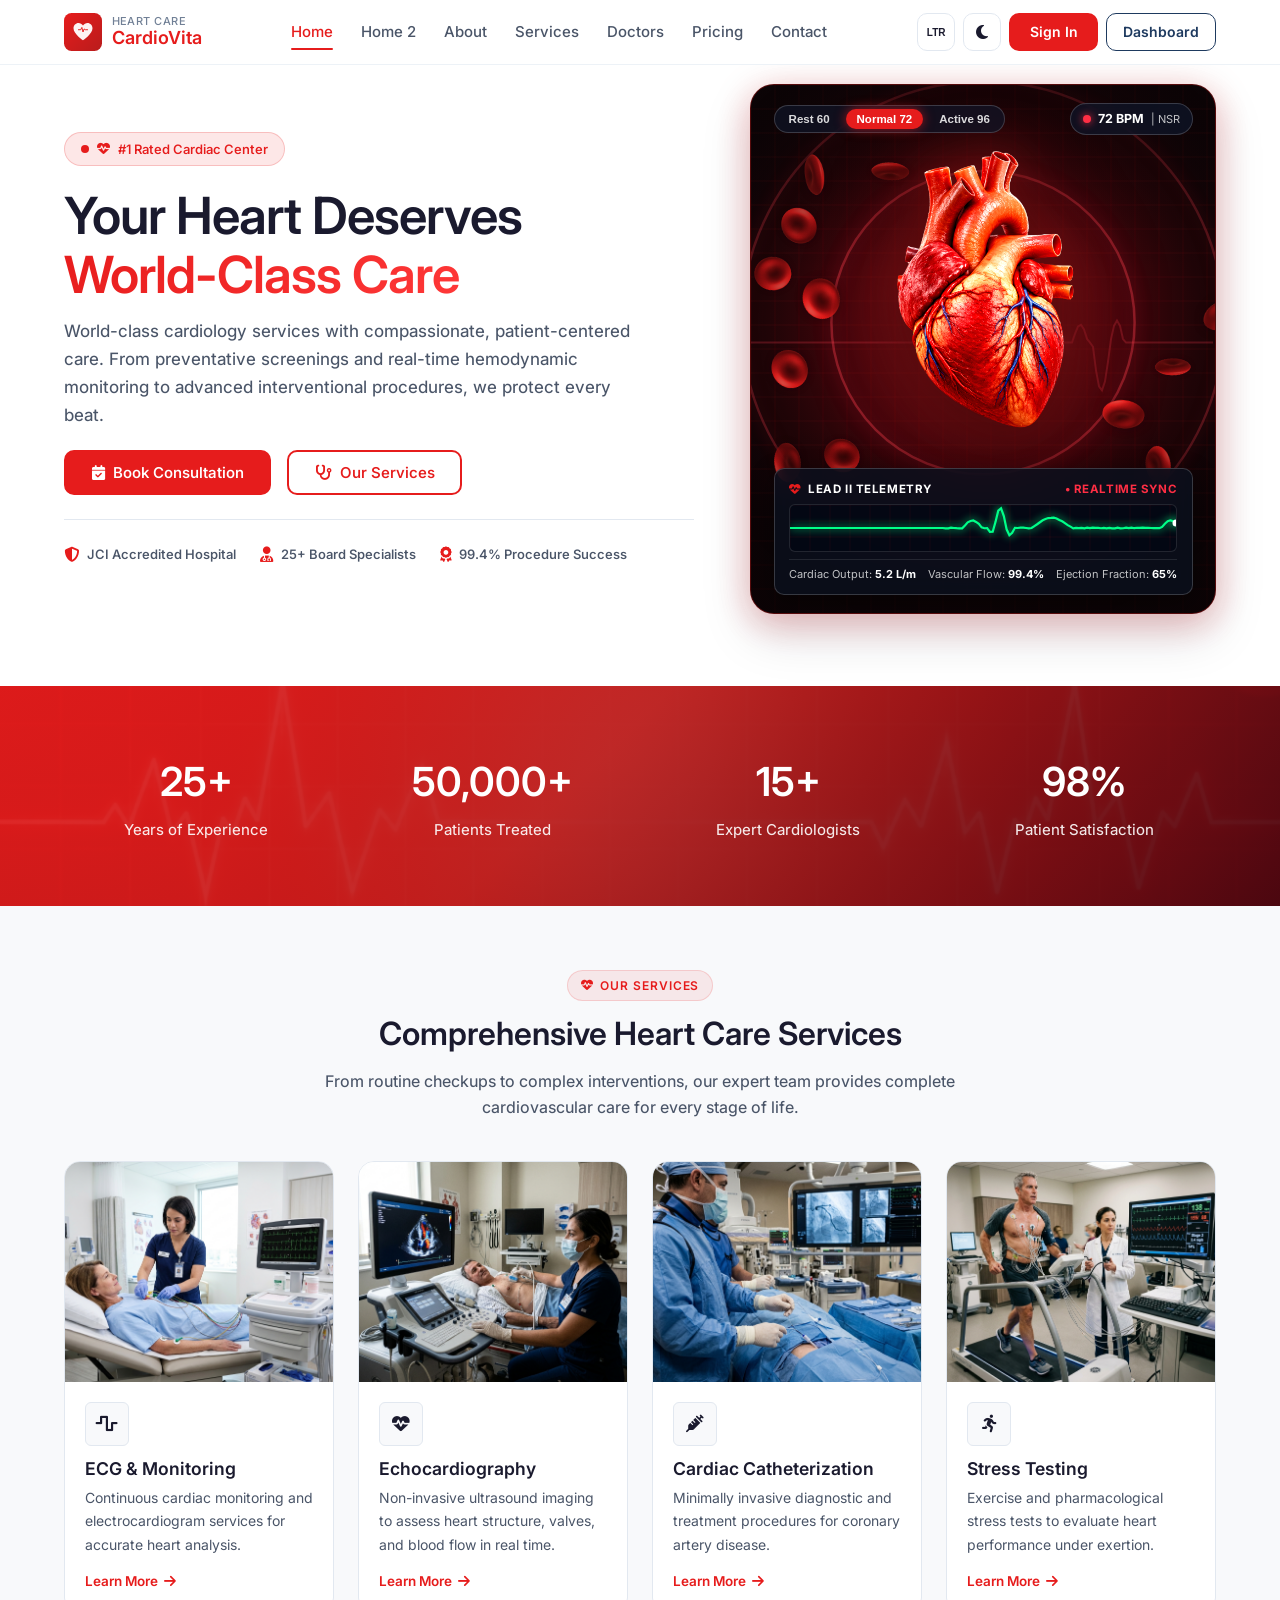
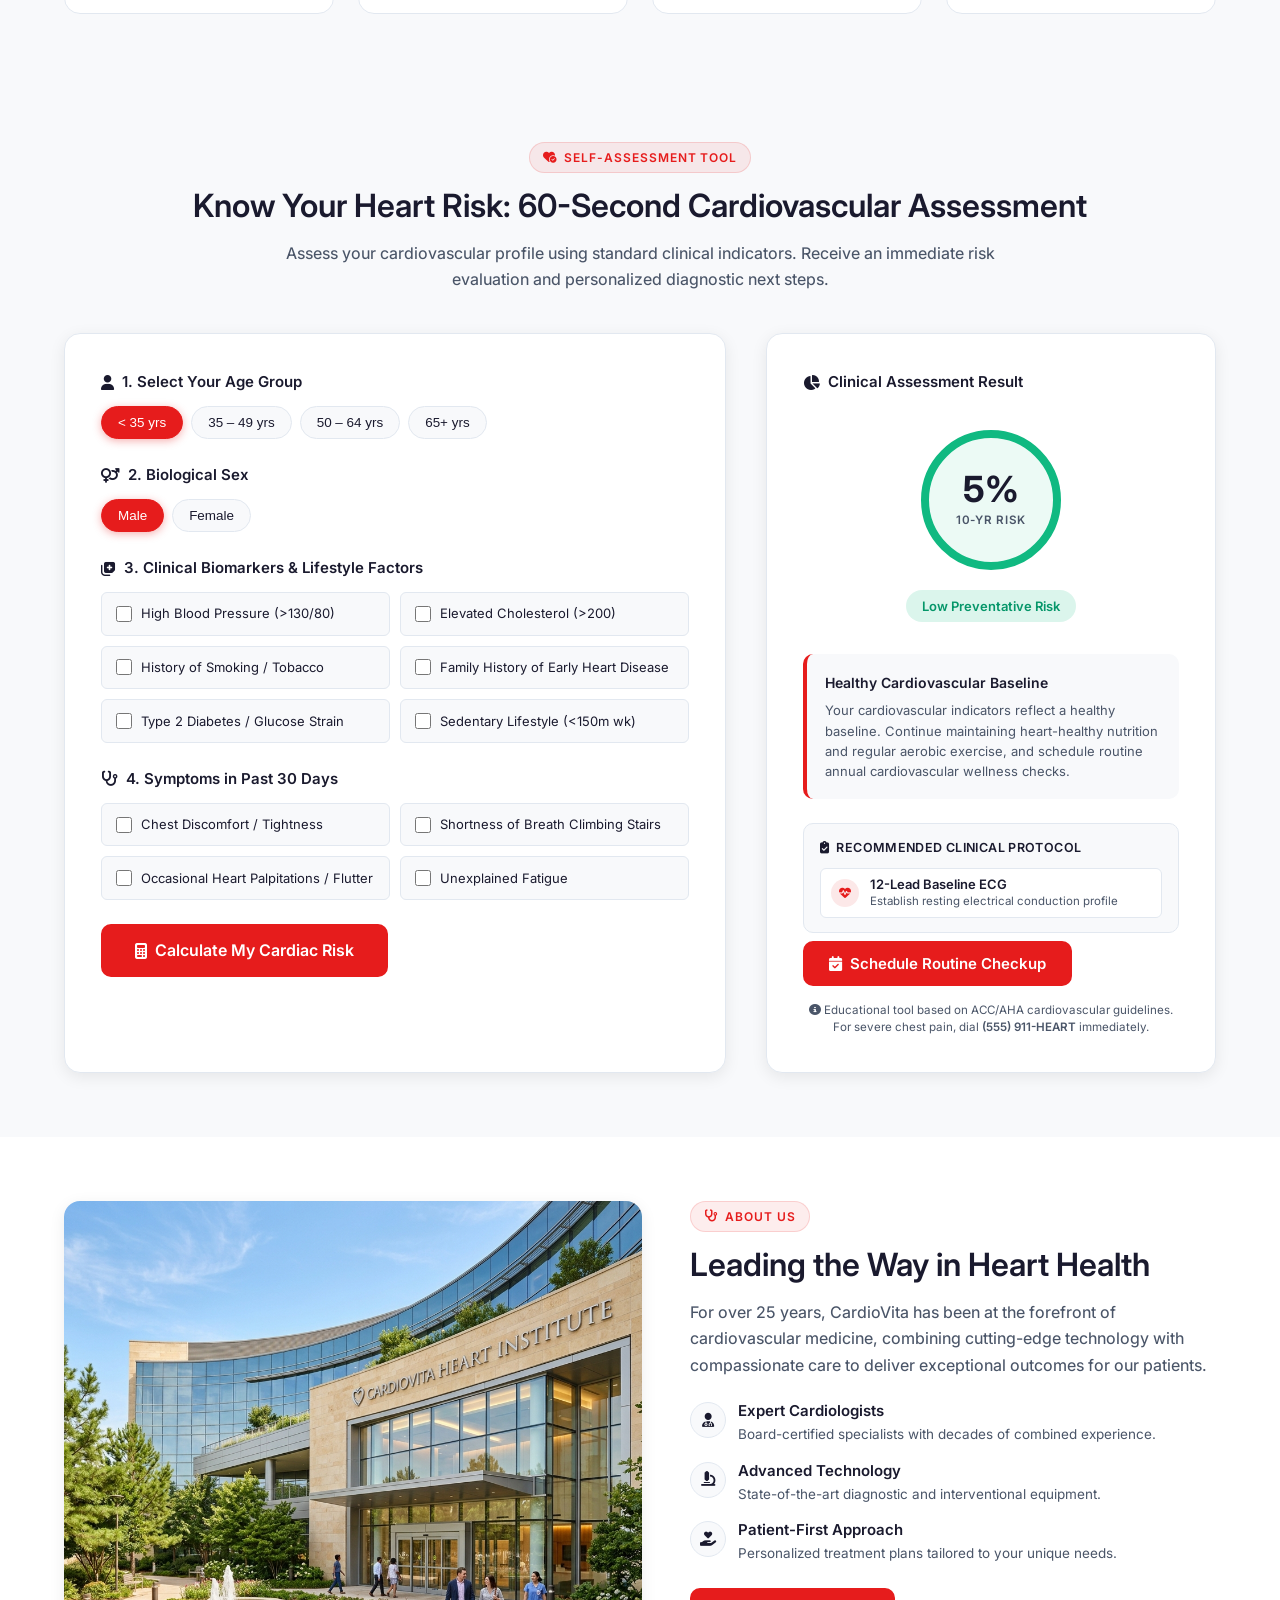
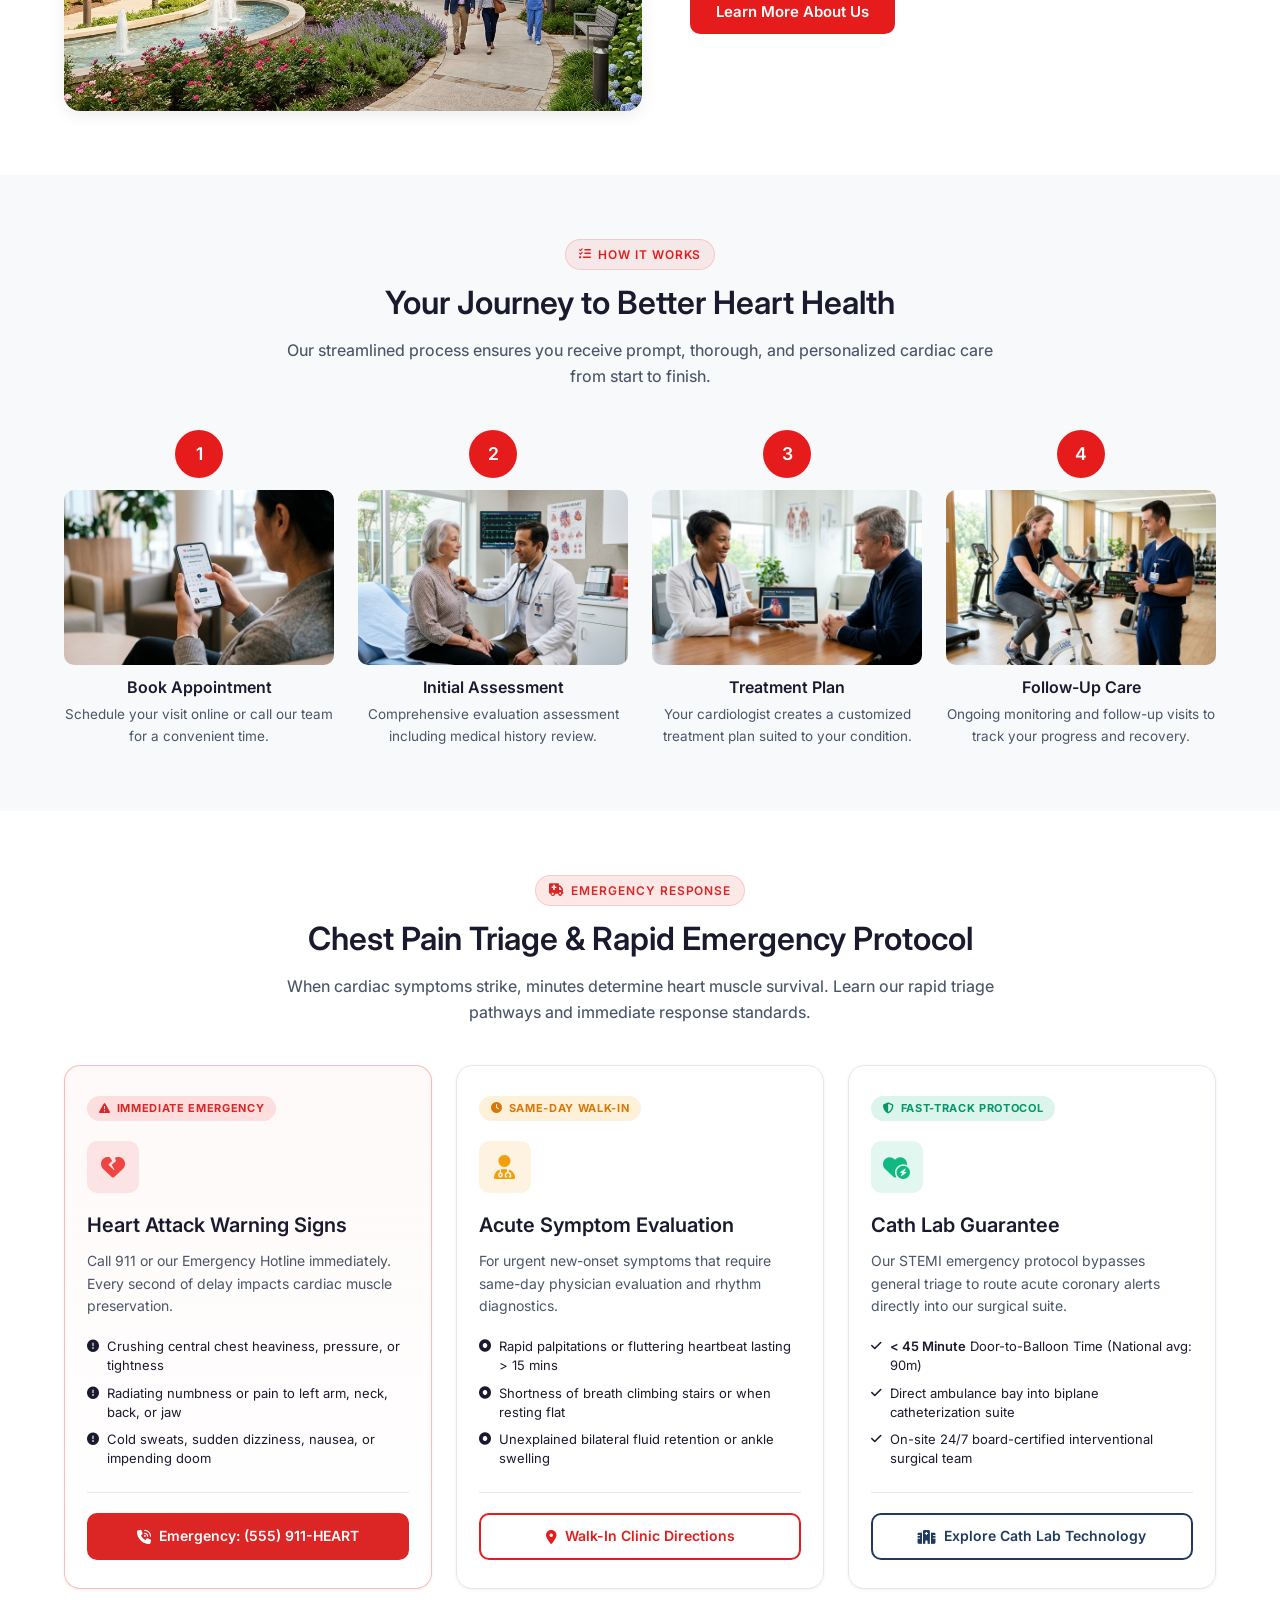
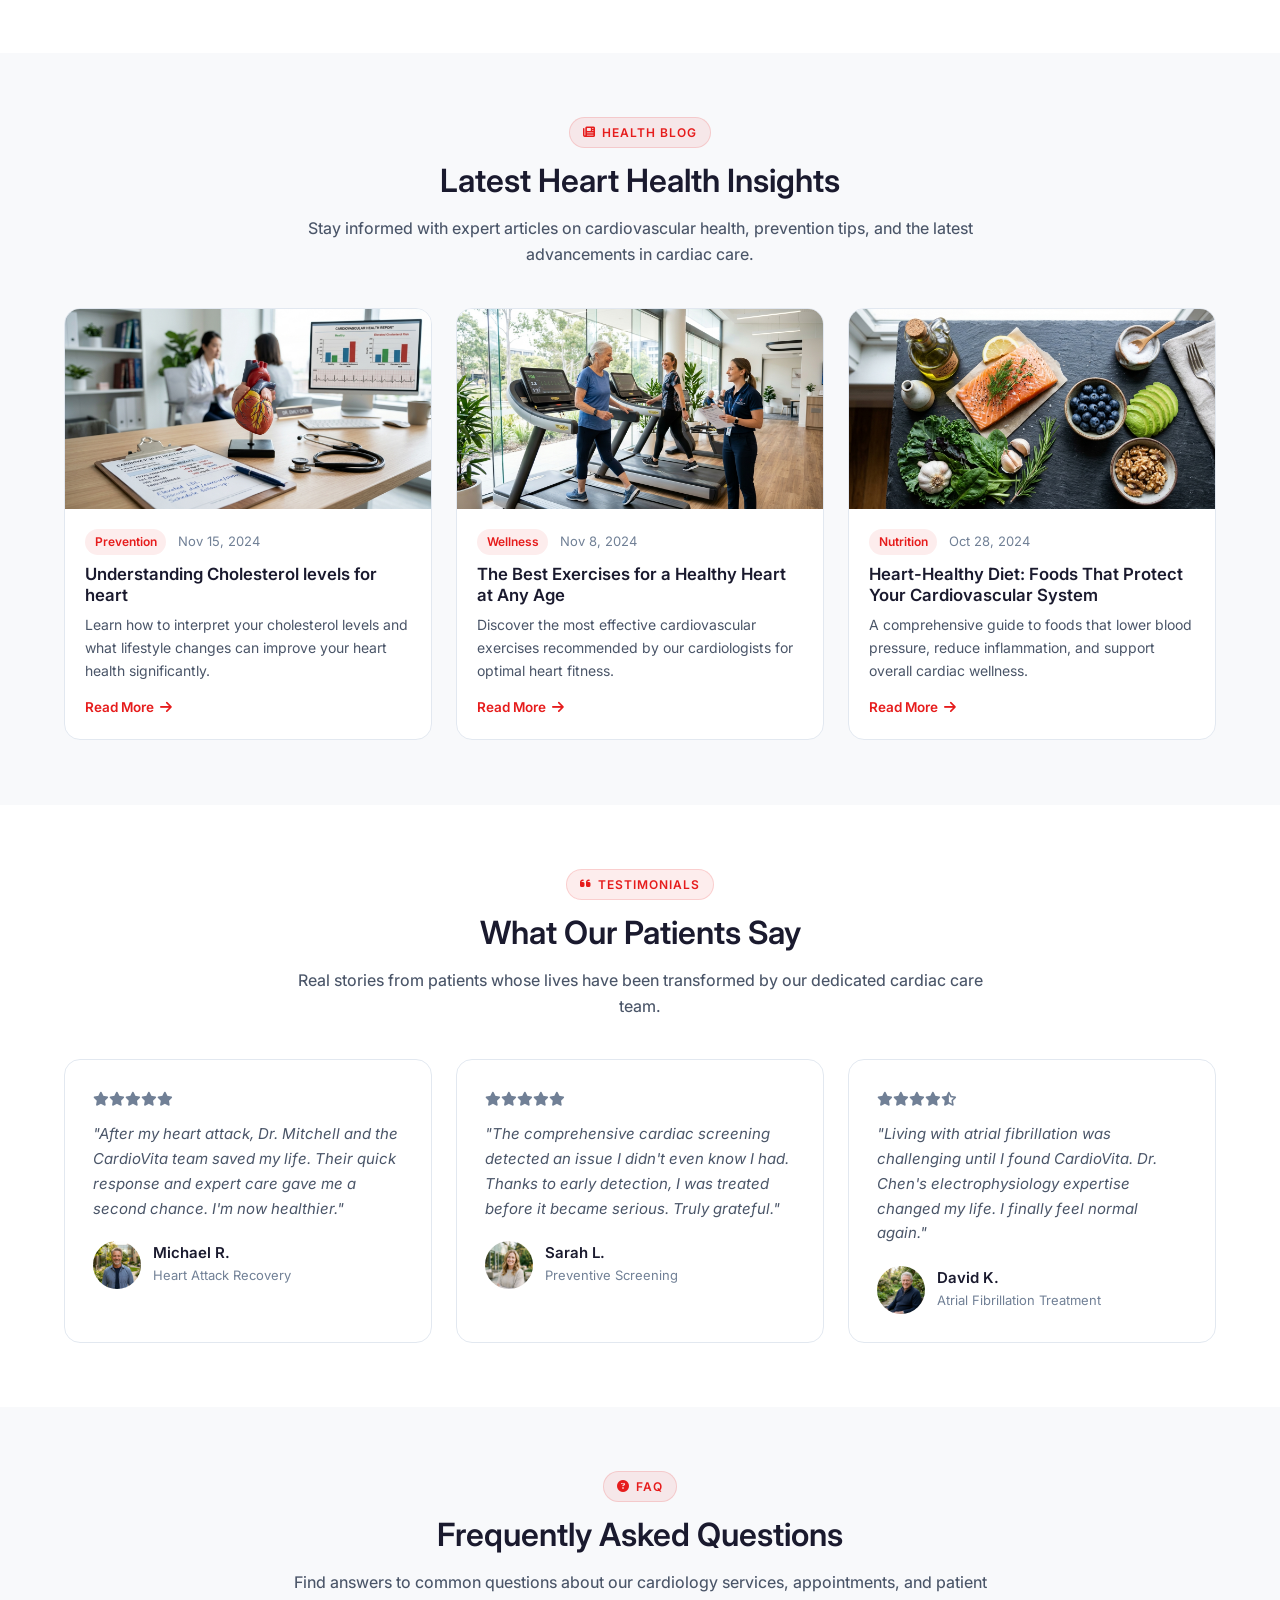
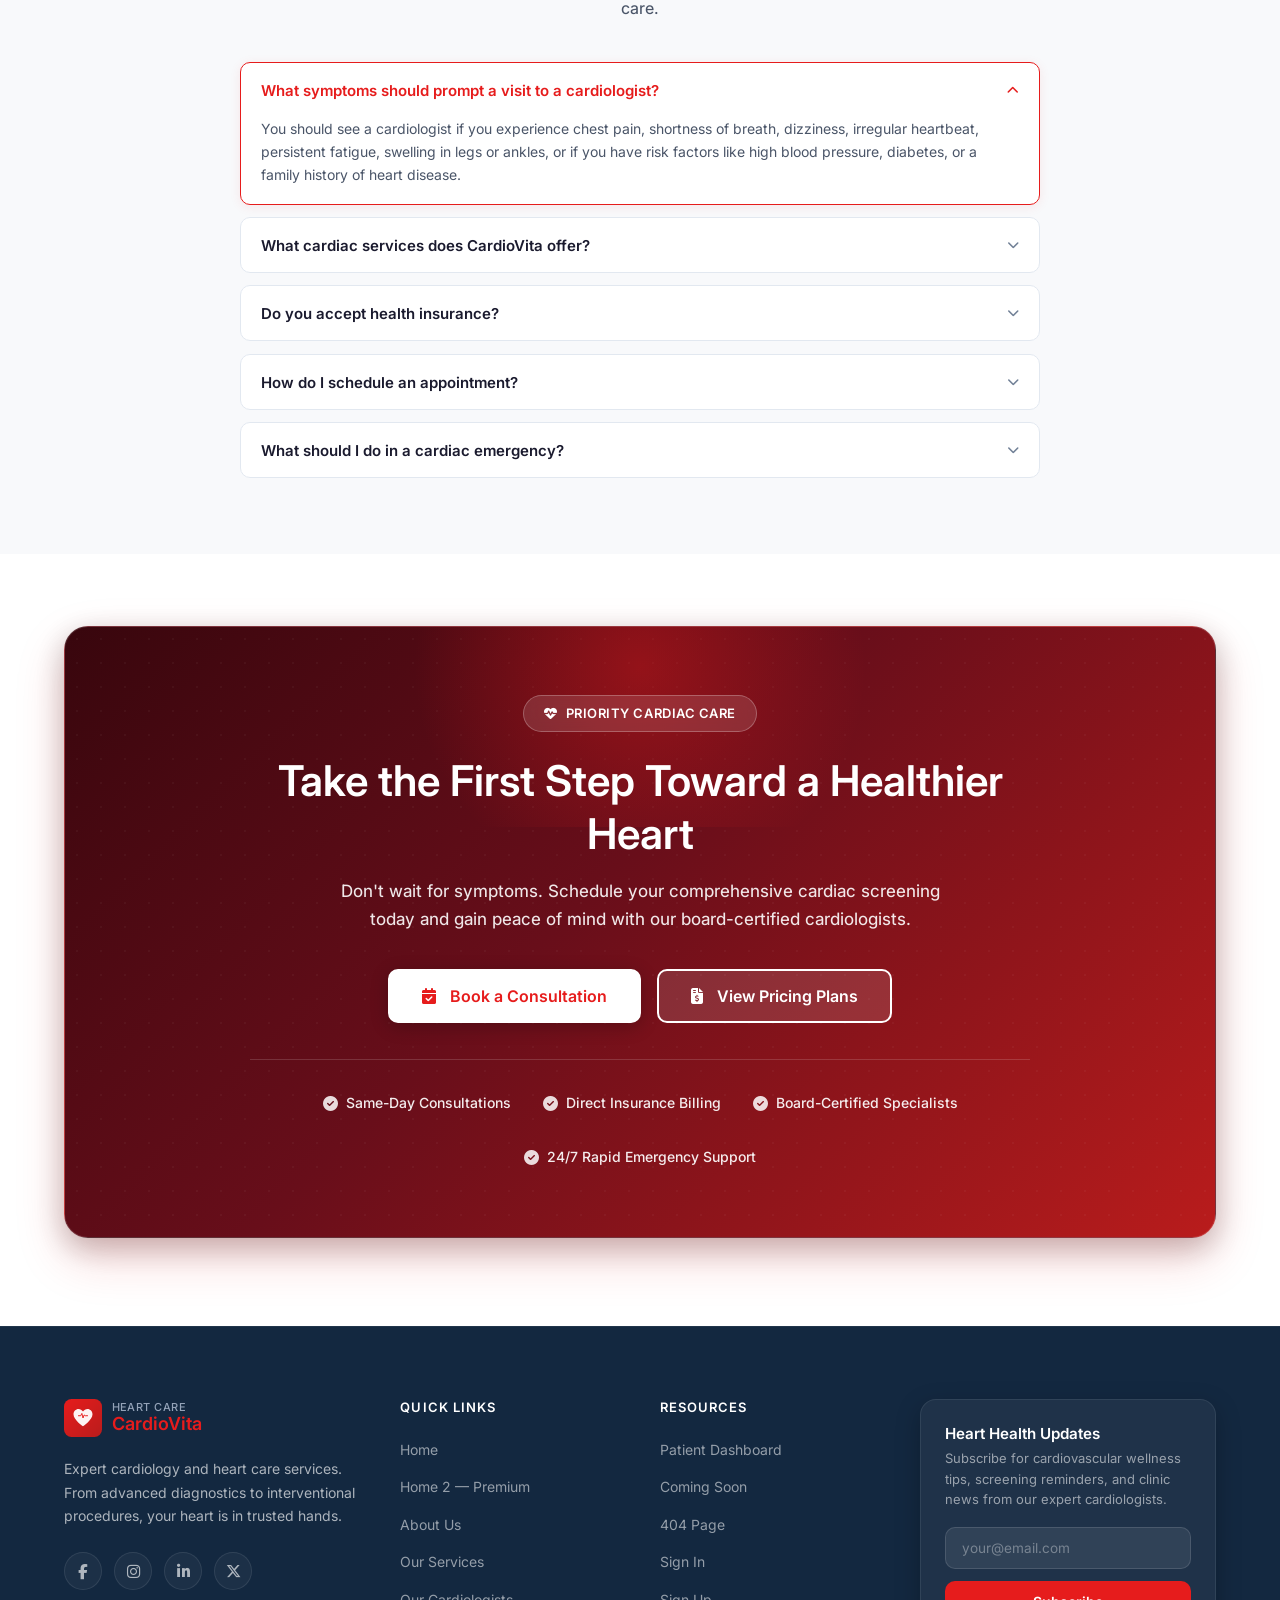
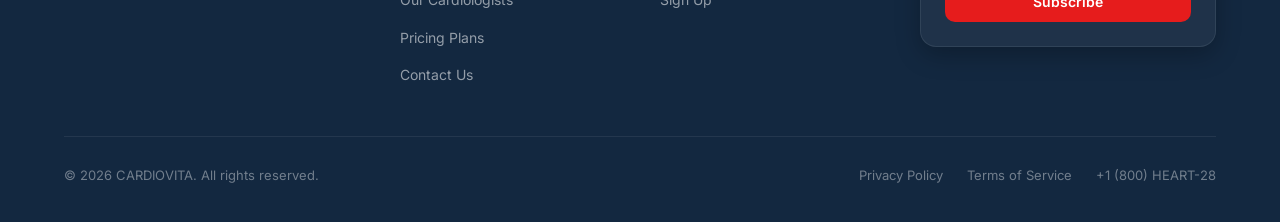
<file: index.html>
<!DOCTYPE html>
<html lang="en" dir="ltr">
<head>
    <meta charset="UTF-8">
    <meta name="viewport" content="width=device-width, initial-scale=1.0">
    <link rel="icon" href="favicon.svg" type="image/svg+xml">
    <link rel="preconnect" href="https://fonts.googleapis.com">
    <link rel="preconnect" href="https://fonts.gstatic.com" crossorigin>
    <link href="https://fonts.googleapis.com/css2?family=Inter:wght@300;400;500;600&display=swap" rel="stylesheet">
    <link rel="stylesheet" href="https://cdnjs.cloudflare.com/ajax/libs/font-awesome/6.5.1/css/all.min.css">
    <link rel="stylesheet" href="style.css">
    <script>
      try{if(localStorage.getItem('cv-dark')==='1')document.documentElement.classList.add('dark');if(localStorage.getItem('cv-rtl')==='1')document.documentElement.setAttribute('dir','rtl');}catch(e){}
    </script>
    <title>CardioVita — Expert Heart Care & Cardiology</title>
    <style>
        .service-grid{display:grid;grid-template-columns:repeat(4,1fr);gap:1.5rem}
        .service-card{background:var(--bg-card);border:1px solid var(--border);border-radius:var(--radius-lg);overflow:hidden;transition:all var(--transition-normal)}
        .service-card:hover{border-color:var(--primary);transform:translateY(-4px);box-shadow:var(--shadow-md)}
        .service-card-img{width:100%;height:220px;object-fit:cover;object-position:center 20%}
        .service-card-body{padding:1.25rem}
        .service-card-icon{width:44px;height:44px;border-radius:var(--radius-sm);background:var(--bg-alt);border:1px solid var(--border);display:flex;align-items:center;justify-content:center;color:var(--text);font-size:1.1rem;margin-bottom:.75rem}
        .service-card-body h3{font-size:1.1rem;margin-bottom:.4rem}
        .service-card-body p{font-size:.875rem;margin-bottom:.75rem}
        .service-card-link{font-size:.84375rem;font-weight:600;color:var(--primary);display:inline-flex;align-items:center;gap:.35rem}
        .about-split{display:grid;grid-template-columns:1.1fr 1fr;gap:3rem;align-items:stretch}
        .about-img-wrap{display:flex;height:100%}
        .about-img{border-radius:var(--radius-lg);width:100%;height:100%;min-height:510px;object-fit:cover;box-shadow:var(--shadow-md)}
        .about-features{display:flex;flex-direction:column;gap:1rem;margin:1.5rem 0}
        .about-feat{display:flex;align-items:flex-start;gap:.75rem}
        .about-feat-icon{width:36px;height:36px;border-radius:50%;background:var(--bg-alt);border:1px solid var(--border);display:flex;align-items:center;justify-content:center;color:var(--text);font-size:.9rem;flex-shrink:0}
        .process-grid{display:grid;grid-template-columns:repeat(4,1fr);gap:1.5rem;position:relative}
        .process-card{text-align:center;position:relative}
        .process-num{width:48px;height:48px;border-radius:50%;background:var(--primary);color:#fff;font-size:1.1rem;font-weight:600;display:flex;align-items:center;justify-content:center;margin:0 auto .75rem}
        .process-img{width:100%;height:175px;object-fit:cover;border-radius:var(--radius-md);margin-bottom:.75rem}
        .process-card h4{font-size:1rem;margin-bottom:.35rem}
        .process-card p{font-size:.84375rem}
        .stats-section{position:relative;background-size:cover;background-position:center;padding:4rem 0}
        .stats-overlay{position:absolute;inset:0;background:linear-gradient(135deg,rgba(230, 28, 28,.94) 0%,rgba(185, 28, 28,.92) 45%,rgba(74, 7, 16,.96) 100%)}
        html.dark .stats-overlay,:root.dark .stats-overlay{background:linear-gradient(135deg,rgba(185, 28, 28,.90) 0%,rgba(92, 13, 23,.94) 45%,rgba(15, 17, 23,.98) 100%)}
        .stats-grid{display:grid;grid-template-columns:repeat(4,1fr);gap:2rem;position:relative;z-index:2;text-align:center;color:#fff}
        .stat-value{font-size:2.5rem;font-weight:600;margin-bottom:.25rem}
        .stat-label{font-size:.9375rem;font-weight:450;opacity:.9}
        .testimonial-grid{display:grid;grid-template-columns:repeat(3,1fr);gap:1.5rem}
        .testimonial-card{background:var(--bg-card);border:1px solid var(--border);border-radius:var(--radius-lg);padding:1.75rem;transition:all var(--transition-normal)}
        .testimonial-card:hover{border-color:var(--primary);box-shadow:var(--shadow-md)}
        .testimonial-stars{color:var(--text-muted);font-size:.875rem;margin-bottom:.75rem}
        .testimonial-text{font-size:.9375rem;font-weight:400;color:var(--text-light);line-height:1.65;margin-bottom:1.25rem;font-style:italic}
        .testimonial-author{display:flex;align-items:center;gap:.75rem}
        .testimonial-avatar{width:48px;height:48px;border-radius:50%;object-fit:cover}
        .testimonial-info h4{font-size:.9375rem;margin-bottom:.15rem}
        .testimonial-info p{font-size:.8125rem;color:var(--text-muted)}
        .blog-grid{display:grid;grid-template-columns:repeat(3,1fr);gap:1.5rem}
        .blog-card{background:var(--bg-card);border:1px solid var(--border);border-radius:var(--radius-lg);overflow:hidden;transition:all var(--transition-normal)}
        .blog-card:hover{border-color:var(--primary);transform:translateY(-4px);box-shadow:var(--shadow-md)}
        .blog-card-img{width:100%;height:200px;object-fit:cover}
        .blog-card-body{padding:1.25rem}
        .blog-meta{display:flex;align-items:center;gap:.75rem;margin-bottom:.6rem;font-size:.8125rem}
        .blog-category{background:rgba(230, 28, 28,.08);color:var(--primary);padding:.2rem .6rem;border-radius:var(--radius-full);font-weight:600;font-size:.75rem}
        .blog-date{color:var(--text-muted);font-weight:400}
        .blog-card-body h3{font-size:1.05rem;margin-bottom:.4rem}
        .blog-card-body>p{font-size:.875rem;margin-bottom:.75rem}
        @media (max-width: 1024px) {
            .service-grid, .process-grid, .stats-grid { grid-template-columns: repeat(2, 1fr); }
            .service-card-img { height: 260px; object-position: center 20%; }
            .process-img { height: 260px; }
            .about-split {
                grid-template-columns: 1.05fr 1fr;
                gap: 2rem;
                align-items: stretch;
            }
            .about-img { height: 100%; min-height: 460px; }
            .testimonial-grid, .blog-grid { grid-template-columns: repeat(2, 1fr); }
        }
        @media (max-width: 1024px) and (min-width: 769px) {
            .testimonial-grid .testimonial-card:nth-child(3),
            .testimonial-grid .testimonial-card:nth-child(3):last-child,
            .blog-grid .blog-card:nth-child(3),
            .blog-grid .blog-card:nth-child(3):last-child {
                grid-column: 1 / -1 !important;
                max-width: calc(50% - 0.75rem) !important;
                margin: 0 auto !important;
                justify-self: center !important;
                width: 100% !important;
            }
        }
        @media (max-width: 768px) {
            .service-grid, .testimonial-grid, .blog-grid { grid-template-columns: 1fr; }
            .service-card-img { height: 320px; object-position: center 18%; }
            .blog-card-img { height: 260px; object-position: center 20%; }
            .process-img { height: 220px; }
            .testimonial-grid .testimonial-card:nth-child(3),
            .testimonial-grid .testimonial-card:nth-child(3):last-child,
            .blog-grid .blog-card:nth-child(3),
            .blog-grid .blog-card:nth-child(3):last-child {
                grid-column: auto !important;
                max-width: 100% !important;
                margin: 0 !important;
                justify-self: auto !important;
            }
            .about-split {
                grid-template-columns: 1fr;
                gap: 1.75rem;
            }
            .about-split > div:last-child {
                max-width: 100%;
                padding: 0 0.5rem;
                text-align: center;
                display: flex;
                flex-direction: column;
                align-items: center;
            }
            .about-split .section-tag { margin: 0 auto 0.75rem; }
            .about-split .section-title { text-align: center; }
            .about-split .section-desc { text-align: center; margin-left: auto; margin-right: auto; }
            .about-split .about-features {
                text-align: left;
                max-width: 100%;
                margin: 1.25rem auto;
            }
            .about-split .btn { margin: 0 auto; }
            .about-img { height: 280px; min-height: auto; }
        }
        @media (max-width: 480px) {
            .service-card-img { height: 240px; }
            .blog-card-img { height: 210px; }
            .process-img { height: 180px; }
        }
        @media (max-width: 360px) {
            .process-grid, .stats-grid { grid-template-columns: 1fr; }
            .process-img { height: 200px; }
        }
    </style>
</head>
<body>
    <div id="navbar-placeholder"></div>
    <main>

        <!-- SPLIT HERO -->
        <section class="section hero-cardiac-section">
            <div class="container">
                <div class="h2-hero">
                    <div class="h2-hero-text fade-up">
                        <span class="badge badge-primary"><span class="hero-badge-pulse"></span> <i class="fas fa-heart-pulse"></i> #1 Rated Cardiac Center</span>
                        <h1>Your Heart Deserves<br><span class="hero-gradient-text">World-Class Care</span></h1>
                        <p>World-class cardiology services with compassionate, patient-centered care. From preventative screenings and real-time hemodynamic monitoring to advanced interventional procedures, we protect every beat.</p>
                        <div class="hero-btn-group">
                            <a href="contact.html" class="btn btn-primary btn-lg"><i class="fas fa-calendar-check"></i> Book Consultation</a>
                            <a href="services.html" class="btn btn-outline btn-lg"><i class="fas fa-stethoscope"></i> Our Services</a>
                        </div>
                        <div class="hero-trust-bar">
                            <div class="hero-trust-item"><i class="fas fa-shield-halved"></i> JCI Accredited Hospital</div>
                            <div class="hero-trust-item"><i class="fas fa-user-doctor"></i> 25+ Board Specialists</div>
                            <div class="hero-trust-item"><i class="fas fa-award"></i> 99.4% Procedure Success</div>
                        </div>
                    </div>
                    <div class="h2-hero-visual-wrap" id="cardiacHeroVisual">
                        <div class="cardiac-hero-card" id="cardiacHeroCard">
                            <canvas id="cardiacAnimatedBgCanvas" class="cardiac-animated-bg-canvas"></canvas>
                            <div class="cardiac-grid-bg"></div>

                            <!-- Top Telemetry Header -->
                            <div class="cardiac-top-hud">
                                <div class="rhythm-toggle-group">
                                    <button type="button" class="rhythm-pill-btn" data-bpm="60">Rest 60</button>
                                    <button type="button" class="rhythm-pill-btn active" data-bpm="72">Normal 72</button>
                                    <button type="button" class="rhythm-pill-btn" data-bpm="96">Active 96</button>
                                </div>
                                <div class="cardiac-live-badge">
                                    <span class="live-beacon-dot"></span>
                                    <span id="liveBpmText">72 BPM</span>
                                    <span class="live-nsr-tag">| NSR</span>
                                </div>
                            </div>

                            <!-- Center Stage: Realistic 3D Anatomical Heart -->
                            <div class="cardiac-center-stage">
                                <div class="realistic-heart-wrap" id="realisticHeartWrap" title="Physiological Human Heart Model - Click to pulse">
                                    <img src="assets/images/realistic-anatomical-heart.png" alt="Realistic Anatomical Human Heart" class="realistic-heart-img" id="realisticHeartImg">
                                </div>
                            </div>

                            <!-- Bottom Lead II ECG Telemetry Monitor -->
                            <div class="cardiac-bottom-hud">
                                <div class="ecg-hud-header">
                                    <span><i class="fas fa-heart-pulse"></i> LEAD II TELEMETRY</span>
                                    <span class="ecg-sync-tag">&bull; REALTIME SYNC</span>
                                </div>
                                <div class="ecg-canvas-wrap">
                                    <canvas id="cardiacWaveCanvas" width="460" height="48"></canvas>
                                </div>
                                <div class="cardiac-telemetry-metrics">
                                    <div class="telemetry-mini-cell">
                                        Cardiac Output: <span class="telemetry-mini-val">5.2 L/m</span>
                                    </div>
                                    <div class="telemetry-mini-cell">
                                        Vascular Flow: <span class="telemetry-mini-val">99.4%</span>
                                    </div>
                                    <div class="telemetry-mini-cell">
                                        Ejection Fraction: <span class="telemetry-mini-val ef-val">65%</span>
                                    </div>
                                </div>
                            </div>
                        </div>
                    </div>
                </div>
            </div>
        </section>

        <!-- STATISTICS COUNTER -->
        <section class="stats-section" style="background-image:url('assets/images/cardiac-cells-bg.jpg')">
            <div class="stats-overlay"></div>
            <div class="container">
                <div class="stats-grid fade-up">
                    <div>
                        <div class="stat-value" data-count="25" data-suffix="+">0</div>
                        <div class="stat-label">Years of Experience</div>
                    </div>
                    <div>
                        <div class="stat-value" data-count="50000" data-suffix="+">0</div>
                        <div class="stat-label">Patients Treated</div>
                    </div>
                    <div>
                        <div class="stat-value" data-count="15" data-suffix="+">0</div>
                        <div class="stat-label">Expert Cardiologists</div>
                    </div>
                    <div>
                        <div class="stat-value" data-count="98" data-suffix="%">0</div>
                        <div class="stat-label">Patient Satisfaction</div>
                    </div>
                </div>
            </div>
        </section>

        <!-- SERVICES GRID -->
        <section class="section bg-alt">
            <div class="container">
                <div class="section-header text-center fade-up">
                    <span class="section-tag"><i class="fas fa-heartbeat"></i> Our Services</span>
                    <h2 class="section-title">Comprehensive Heart Care Services</h2>
                    <p class="section-desc">From routine checkups to complex interventions, our expert team provides complete cardiovascular care for every stage of life.</p>
                </div>
                <div class="service-grid">
                    <div class="service-card fade-up">
                        <img src="assets/images/service-ecg.jpg" alt="ECG Monitoring" class="service-card-img">
                        <div class="service-card-body">
                            <div class="service-card-icon"><i class="fas fa-wave-square"></i></div>
                            <h3>ECG & Monitoring</h3>
                            <p>Continuous cardiac monitoring and electrocardiogram services for accurate heart analysis.</p>
                            <a href="services.html" class="service-card-link">Learn More <i class="fas fa-arrow-right"></i></a>
                        </div>
                    </div>
                    <div class="service-card fade-up">
                        <img src="assets/images/service-echo.jpg" alt="Echocardiography" class="service-card-img">
                        <div class="service-card-body">
                            <div class="service-card-icon"><i class="fas fa-heart-pulse"></i></div>
                            <h3>Echocardiography</h3>
                            <p>Non-invasive ultrasound imaging to assess heart structure, valves, and blood flow in real time.</p>
                            <a href="services.html" class="service-card-link">Learn More <i class="fas fa-arrow-right"></i></a>
                        </div>
                    </div>
                    <div class="service-card fade-up">
                        <img src="assets/images/service-catheter.jpg" alt="Catheterization" class="service-card-img">
                        <div class="service-card-body">
                            <div class="service-card-icon"><i class="fas fa-syringe"></i></div>
                            <h3>Cardiac Catheterization</h3>
                            <p>Minimally invasive diagnostic and treatment procedures for coronary artery disease.</p>
                            <a href="services.html" class="service-card-link">Learn More <i class="fas fa-arrow-right"></i></a>
                        </div>
                    </div>
                    <div class="service-card fade-up">
                        <img src="assets/images/service-stress-test.jpg" alt="Stress Testing" class="service-card-img">
                        <div class="service-card-body">
                            <div class="service-card-icon"><i class="fas fa-running"></i></div>
                            <h3>Stress Testing</h3>
                            <p>Exercise and pharmacological stress tests to evaluate heart performance under exertion.</p>
                            <a href="services.html" class="service-card-link">Learn More <i class="fas fa-arrow-right"></i></a>
                        </div>
                    </div>
                </div>
            </div>
        </section>

        <!-- CARDIOVASCULAR RISK ASSESSMENT TOOL -->
        <section class="section bg-alt cardiac-risk-section">
            <div class="container">
                <div class="section-header text-center fade-up">
                    <span class="section-tag"><i class="fas fa-heart-circle-check"></i> Self-Assessment Tool</span>
                    <h2 class="section-title">Know Your Heart Risk: 60-Second Cardiovascular Assessment</h2>
                    <p class="section-desc">Assess your cardiovascular profile using standard clinical indicators. Receive an immediate risk evaluation and personalized diagnostic next steps.</p>
                </div>
                <div class="risk-screener-grid fade-up">
                    <div class="risk-form-card">
                        <div class="risk-step-title"><i class="fas fa-user"></i> 1. Select Your Age Group</div>
                        <div class="risk-pill-selector age-selector">
                            <button type="button" class="risk-pill-btn active" data-val="<35">&lt; 35 yrs</button>
                            <button type="button" class="risk-pill-btn" data-val="35-49">35 – 49 yrs</button>
                            <button type="button" class="risk-pill-btn" data-val="50-64">50 – 64 yrs</button>
                            <button type="button" class="risk-pill-btn" data-val="65+">65+ yrs</button>
                        </div>

                        <div class="risk-step-title"><i class="fas fa-venus-mars"></i> 2. Biological Sex</div>
                        <div class="risk-pill-selector">
                            <button type="button" class="risk-pill-btn active">Male</button>
                            <button type="button" class="risk-pill-btn">Female</button>
                        </div>

                        <div class="risk-step-title"><i class="fas fa-notes-medical"></i> 3. Clinical Biomarkers & Lifestyle Factors</div>
                        <div class="risk-checkbox-grid">
                            <label class="risk-check-label">
                                <input type="checkbox" class="risk-factor-chk" value="bp">
                                <span>High Blood Pressure (&gt;130/80)</span>
                            </label>
                            <label class="risk-check-label">
                                <input type="checkbox" class="risk-factor-chk" value="chol">
                                <span>Elevated Cholesterol (&gt;200)</span>
                            </label>
                            <label class="risk-check-label">
                                <input type="checkbox" class="risk-factor-chk" value="smoke">
                                <span>History of Smoking / Tobacco</span>
                            </label>
                            <label class="risk-check-label">
                                <input type="checkbox" class="risk-factor-chk" value="family">
                                <span>Family History of Early Heart Disease</span>
                            </label>
                            <label class="risk-check-label">
                                <input type="checkbox" class="risk-factor-chk" value="diabetes">
                                <span>Type 2 Diabetes / Glucose Strain</span>
                            </label>
                            <label class="risk-check-label">
                                <input type="checkbox" class="risk-factor-chk" value="sedentary">
                                <span>Sedentary Lifestyle (&lt;150m wk)</span>
                            </label>
                        </div>

                        <div class="risk-step-title"><i class="fas fa-stethoscope"></i> 4. Symptoms in Past 30 Days</div>
                        <div class="risk-checkbox-grid">
                            <label class="risk-check-label">
                                <input type="checkbox" class="risk-symptom-chk" value="chest_pain">
                                <span>Chest Discomfort / Tightness</span>
                            </label>
                            <label class="risk-check-label">
                                <input type="checkbox" class="risk-symptom-chk" value="sob">
                                <span>Shortness of Breath Climbing Stairs</span>
                            </label>
                            <label class="risk-check-label">
                                <input type="checkbox" class="risk-symptom-chk" value="palpitations">
                                <span>Occasional Heart Palpitations / Flutter</span>
                            </label>
                            <label class="risk-check-label">
                                <input type="checkbox" class="risk-symptom-chk" value="dizziness">
                                <span>Unexplained Fatigue</span>
                            </label>
                        </div>

                        <button type="button" class="btn btn-primary btn-lg w-100" id="btnCalculateRisk">
                            <i class="fas fa-calculator"></i> Calculate My Cardiac Risk
                        </button>
                    </div>

                    <div class="risk-result-card">
                        <div>
                            <div class="risk-step-title"><i class="fas fa-chart-pie"></i> Clinical Assessment Result</div>
                            <div class="risk-meter-wrapper">
                                <div class="risk-score-circle" id="riskScoreCircle">
                                    <div class="risk-score-val" id="riskScoreVal">5%</div>
                                    <div class="risk-score-label">10-Yr Risk</div>
                                </div>
                                <span class="risk-status-badge" id="riskStatusBadge">Low Preventative Risk</span>
                            </div>
                            <div class="risk-recommendation-box">
                                <div class="risk-rec-title" id="riskRecTitle">Healthy Cardiovascular Baseline</div>
                                <p class="risk-rec-text" id="riskRecText">Your cardiovascular indicators reflect a healthy baseline. Continue maintaining heart-healthy nutrition and regular aerobic exercise, and schedule routine annual cardiovascular wellness checks.</p>
                            </div>

                            <div class="risk-clinical-actions" id="riskClinicalActions">
                                <div class="risk-actions-header">
                                    <i class="fas fa-clipboard-check"></i>
                                    <span>Recommended Clinical Protocol</span>
                                </div>
                                <div class="risk-actions-list" id="riskActionsList">
                                    <div class="risk-action-item">
                                        <div class="risk-action-icon"><i class="fas fa-heart-pulse"></i></div>
                                        <div class="risk-action-info">
                                            <div class="risk-action-title">12-Lead Baseline ECG</div>
                                            <div class="risk-action-desc">Establish resting electrical conduction profile</div>
                                        </div>
                                    </div>
    
                                   
                                </div>
                            </div>
                        </div>

                        <div>
                            <a href="contact.html" class="btn btn-primary w-100" id="riskCtaBtn">
                                <i class="fas fa-calendar-check"></i> Schedule Routine Checkup
                            </a>
                            <p class="risk-disclaimer">
                                <i class="fas fa-info-circle"></i> Educational tool based on ACC/AHA cardiovascular guidelines. For severe chest pain, dial <strong>(555) 911-HEART</strong> immediately.
                            </p>
                        </div>
                    </div>
                </div>
            </div>
        </section>

        <!-- ABOUT SPLIT -->
        <section class="section">
            <div class="container">
                <div class="about-split">
                    <div class="fade-up about-img-wrap">
                        <img src="assets/images/about-clinic.jpg" alt="CardioVita Clinic" class="about-img">
                    </div>
                    <div class="fade-up">
                        <span class="section-tag"><i class="fas fa-stethoscope"></i> About Us</span>
                        <h2 class="section-title">Leading the Way in Heart Health</h2>
                        <p class="section-desc">For over 25 years, CardioVita has been at the forefront of cardiovascular medicine, combining cutting-edge technology with compassionate care to deliver exceptional outcomes for our patients.</p>
                        <div class="about-features">
                            <div class="about-feat">
                                <div class="about-feat-icon"><i class="fas fa-user-md"></i></div>
                                <div>
                                    <h4 style="font-size:.9375rem;margin-bottom:.15rem">Expert Cardiologists</h4>
                                    <p style="font-size:.84375rem">Board-certified specialists with decades of combined experience.</p>
                                </div>
                            </div>
                            <div class="about-feat">
                                <div class="about-feat-icon"><i class="fas fa-microscope"></i></div>
                                <div>
                                    <h4 style="font-size:.9375rem;margin-bottom:.15rem">Advanced Technology</h4>
                                    <p style="font-size:.84375rem">State-of-the-art diagnostic and interventional equipment.</p>
                                </div>
                            </div>
                            <div class="about-feat">
                                <div class="about-feat-icon"><i class="fas fa-hand-holding-heart"></i></div>
                                <div>
                                    <h4 style="font-size:.9375rem;margin-bottom:.15rem">Patient-First Approach</h4>
                                    <p style="font-size:.84375rem">Personalized treatment plans tailored to your unique needs.</p>
                                </div>
                            </div>
                        </div>
                        <a href="about.html" class="btn btn-primary">Learn More About Us</a>
                    </div>
                </div>
            </div>
        </section>

        <!-- HOW IT WORKS PROCESS -->
        <section class="section bg-alt">
            <div class="container">
                <div class="section-header text-center fade-up">
                    <span class="section-tag"><i class="fas fa-list-check"></i> How It Works</span>
                    <h2 class="section-title">Your Journey to Better Heart Health</h2>
                    <p class="section-desc">Our streamlined process ensures you receive prompt, thorough, and personalized cardiac care from start to finish.</p>
                </div>
                <div class="process-grid">
                    <div class="process-card fade-up">
                        <div class="process-num">1</div>
                        <img src="assets/images/process-step1.jpg" alt="Book Appointment" class="process-img">
                        <h4>Book Appointment</h4>
                        <p>Schedule your visit online or call our team for a convenient time.</p>
                    </div>
                    <div class="process-card fade-up">
                        <div class="process-num">2</div>
                        <img src="assets/images/process-step2.jpg" alt="Initial Assessment" class="process-img">
                        <h4>Initial Assessment</h4>
                        <p>Comprehensive evaluation assessment including medical history review.</p>
                    </div>
                    <div class="process-card fade-up">
                        <div class="process-num">3</div>
                        <img src="assets/images/process-step3.jpg" alt="Treatment Plan" class="process-img">
                        <h4>Treatment Plan</h4>
                        <p>Your cardiologist creates a customized treatment plan suited to your condition.</p>
                    </div>
                    <div class="process-card fade-up">
                        <div class="process-num">4</div>
                        <img src="assets/images/process-step4.jpg" alt="Follow-Up Care" class="process-img">
                        <h4>Follow-Up Care</h4>
                        <p>Ongoing monitoring and follow-up visits to track your progress and recovery.</p>
                    </div>
                </div>
            </div>
        </section>

        <!-- CHEST PAIN TRIAGE & EMERGENCY PROTOCOL -->
        <section class="section triage-section">
            <div class="container">
                <div class="section-header text-center fade-up">
                    <span class="section-tag" style="background:rgba(239,68,68,0.12);color:#DC2626"><i class="fas fa-truck-medical"></i> Emergency Response</span>
                    <h2 class="section-title">Chest Pain Triage & Rapid Emergency Protocol</h2>
                    <p class="section-desc">When cardiac symptoms strike, minutes determine heart muscle survival. Learn our rapid triage pathways and immediate response standards.</p>
                </div>
                <div class="triage-grid fade-up">
                    <!-- Acute Emergency -->
                    <div class="triage-card critical">
                        <div>
                            <span class="triage-badge danger"><i class="fas fa-triangle-exclamation"></i> Immediate Emergency</span>
                            <div class="triage-icon-wrap"><i class="fas fa-heart-crack"></i></div>
                            <h3>Heart Attack Warning Signs</h3>
                            <p>Call 911 or our Emergency Hotline immediately. Every second of delay impacts cardiac muscle preservation.</p>
                            <ul class="triage-symptoms-list">
                                <li><i class="fas fa-circle-exclamation"></i> <span>Crushing central chest heaviness, pressure, or tightness</span></li>
                                <li><i class="fas fa-circle-exclamation"></i> <span>Radiating numbness or pain to left arm, neck, back, or jaw</span></li>
                                <li><i class="fas fa-circle-exclamation"></i> <span>Cold sweats, sudden dizziness, nausea, or impending doom</span></li>
                            </ul>
                        </div>
                        <div class="triage-action-box">
                            <a href="tel:5559114327" class="btn btn-primary w-100" style="background:#DC2626;border-color:#DC2626">
                                <i class="fas fa-phone-volume"></i> Emergency: (555) 911-HEART
                            </a>
                        </div>
                    </div>

                    <!-- Urgent Walk-in -->
                    <div class="triage-card urgent">
                        <div>
                            <span class="triage-badge warning"><i class="fas fa-clock"></i> Same-Day Walk-In</span>
                            <div class="triage-icon-wrap"><i class="fas fa-user-doctor"></i></div>
                            <h3>Acute Symptom Evaluation</h3>
                            <p>For urgent new-onset symptoms that require same-day physician evaluation and rhythm diagnostics.</p>
                            <ul class="triage-symptoms-list">
                                <li><i class="fas fa-circle-dot"></i> <span>Rapid palpitations or fluttering heartbeat lasting &gt; 15 mins</span></li>
                                <li><i class="fas fa-circle-dot"></i> <span>Shortness of breath climbing stairs or when resting flat</span></li>
                                <li><i class="fas fa-circle-dot"></i> <span>Unexplained bilateral fluid retention or ankle swelling</span></li>
                            </ul>
                        </div>
                        <div class="triage-action-box">
                            <a href="contact.html" class="btn btn-outline w-100">
                                <i class="fas fa-location-dot"></i> Walk-In Clinic Directions
                            </a>
                        </div>
                    </div>

                    <!-- Direct Cath Lab Guarantee -->
                    <div class="triage-card cathlab">
                        <div>
                            <span class="triage-badge success"><i class="fas fa-shield-halved"></i> Fast-Track Protocol</span>
                            <div class="triage-icon-wrap"><i class="fas fa-heart-circle-bolt"></i></div>
                            <h3>Cath Lab Guarantee</h3>
                            <p>Our STEMI emergency protocol bypasses general triage to route acute coronary alerts directly into our surgical suite.</p>
                            <ul class="triage-symptoms-list">
                                <li><i class="fas fa-check"></i> <span><strong>&lt; 45 Minute</strong> Door-to-Balloon Time (National avg: 90m)</span></li>
                                <li><i class="fas fa-check"></i> <span>Direct ambulance bay into biplane catheterization suite</span></li>
                                <li><i class="fas fa-check"></i> <span>On-site 24/7 board-certified interventional surgical team</span></li>
                            </ul>
                        </div>
                        <div class="triage-action-box">
                            <a href="services.html" class="btn btn-outline-secondary w-100">
                                <i class="fas fa-hospital"></i> Explore Cath Lab Technology
                            </a>
                        </div>
                    </div>
                </div>
            </div>
        </section>

        <!-- BLOG PREVIEW -->
        <section class="section bg-alt">
            <div class="container">
                <div class="section-header text-center fade-up">
                    <span class="section-tag"><i class="fas fa-newspaper"></i> Health Blog</span>
                    <h2 class="section-title">Latest Heart Health Insights</h2>
                    <p class="section-desc">Stay informed with expert articles on cardiovascular health, prevention tips, and the latest advancements in cardiac care.</p>
                </div>
                <div class="blog-grid">
                    <div class="blog-card fade-up">
                        <img src="assets/images/blog-cholesterol.jpg" alt="Cholesterol Management" class="blog-card-img">
                        <div class="blog-card-body">
                            <div class="blog-meta">
                                <span class="blog-category">Prevention</span>
                                <span class="blog-date">Nov 15, 2024</span>
                            </div>
                            <h3>Understanding Cholesterol levels for heart</h3>
                            <p>Learn how to interpret your cholesterol levels and what lifestyle changes can improve your heart health significantly.</p>
                            <a href="coming-soon.html" class="service-card-link">Read More <i class="fas fa-arrow-right"></i></a>
                        </div>
                    </div>
                    <div class="blog-card fade-up">
                        <img src="assets/images/blog-exercise.jpg" alt="Heart Exercise" class="blog-card-img">
                        <div class="blog-card-body">
                            <div class="blog-meta">
                                <span class="blog-category">Wellness</span>
                                <span class="blog-date">Nov 8, 2024</span>
                            </div>
                            <h3>The Best Exercises for a Healthy Heart at Any Age</h3>
                            <p>Discover the most effective cardiovascular exercises recommended by our cardiologists for optimal heart fitness.</p>
                            <a href="coming-soon.html" class="service-card-link">Read More <i class="fas fa-arrow-right"></i></a>
                        </div>
                    </div>
                    <div class="blog-card fade-up">
                        <img src="assets/images/blog-diet.jpg" alt="Heart-Healthy Diet" class="blog-card-img">
                        <div class="blog-card-body">
                            <div class="blog-meta">
                                <span class="blog-category">Nutrition</span>
                                <span class="blog-date">Oct 28, 2024</span>
                            </div>
                            <h3>Heart-Healthy Diet: Foods That Protect Your Cardiovascular System</h3>
                            <p>A comprehensive guide to foods that lower blood pressure, reduce inflammation, and support overall cardiac wellness.</p>
                            <a href="coming-soon.html" class="service-card-link">Read More <i class="fas fa-arrow-right"></i></a>
                        </div>
                    </div>
                </div>
            </div>
        </section>

        <!-- TESTIMONIALS -->
        <section class="section">
            <div class="container">
                <div class="section-header text-center fade-up">
                    <span class="section-tag"><i class="fas fa-quote-left"></i> Testimonials</span>
                    <h2 class="section-title">What Our Patients Say</h2>
                    <p class="section-desc">Real stories from patients whose lives have been transformed by our dedicated cardiac care team.</p>
                </div>
                <div class="testimonial-grid">
                    <div class="testimonial-card fade-up">
                        <div class="testimonial-stars"><i class="fas fa-star"></i><i class="fas fa-star"></i><i class="fas fa-star"></i><i class="fas fa-star"></i><i class="fas fa-star"></i></div>
                        <p class="testimonial-text">"After my heart attack, Dr. Mitchell and the CardioVita team saved my life. Their quick response and expert care gave me a second chance. I'm now healthier."</p>
                        <div class="testimonial-author">
                            <img src="assets/images/testimonial-1.jpg" alt="Michael R." class="testimonial-avatar">
                            <div class="testimonial-info">
                                <h4>Michael R.</h4>
                                <p>Heart Attack Recovery</p>
                            </div>
                        </div>
                    </div>
                    <div class="testimonial-card fade-up">
                        <div class="testimonial-stars"><i class="fas fa-star"></i><i class="fas fa-star"></i><i class="fas fa-star"></i><i class="fas fa-star"></i><i class="fas fa-star"></i></div>
                        <p class="testimonial-text">"The comprehensive cardiac screening detected an issue I didn't even know I had. Thanks to early detection, I was treated before it became serious. Truly grateful."</p>
                        <div class="testimonial-author">
                            <img src="assets/images/testimonial-2.jpg" alt="Sarah L." class="testimonial-avatar">
                            <div class="testimonial-info">
                                <h4>Sarah L.</h4>
                                <p>Preventive Screening</p>
                            </div>
                        </div>
                    </div>
                    <div class="testimonial-card fade-up">
                        <div class="testimonial-stars"><i class="fas fa-star"></i><i class="fas fa-star"></i><i class="fas fa-star"></i><i class="fas fa-star"></i><i class="fas fa-star-half-stroke"></i></div>
                        <p class="testimonial-text">"Living with atrial fibrillation was challenging until I found CardioVita. Dr. Chen's electrophysiology expertise changed my life. I finally feel normal again."</p>
                        <div class="testimonial-author">
                            <img src="assets/images/testimonial-3.jpg" alt="David K." class="testimonial-avatar">
                            <div class="testimonial-info">
                                <h4>David K.</h4>
                                <p>Atrial Fibrillation Treatment</p>
                            </div>
                        </div>
                    </div>
                </div>
            </div>
        </section>

        <!-- FAQ ACCORDION -->
        <section class="section bg-alt">
            <div class="container">
                <div class="section-header text-center fade-up">
                    <span class="section-tag"><i class="fas fa-circle-question"></i> FAQ</span>
                    <h2 class="section-title">Frequently Asked Questions</h2>
                    <p class="section-desc">Find answers to common questions about our cardiology services, appointments, and patient care.</p>
                </div>
                <div style="max-width:800px;margin:0 auto">
                    <div class="faq-item active fade-up">
                        <button class="faq-question">
                            <span>What symptoms should prompt a visit to a cardiologist?</span>
                            <i class="fas fa-chevron-down"></i>
                        </button>
                        <div class="faq-answer">
                            <p>You should see a cardiologist if you experience chest pain, shortness of breath, dizziness, irregular heartbeat, persistent fatigue, swelling in legs or ankles, or if you have risk factors like high blood pressure, diabetes, or a family history of heart disease.</p>
                        </div>
                    </div>
                    <div class="faq-item fade-up">
                        <button class="faq-question">
                            <span>What cardiac services does CardioVita offer?</span>
                            <i class="fas fa-chevron-down"></i>
                        </button>
                        <div class="faq-answer">
                            <p>We offer comprehensive services including ECG monitoring, echocardiography, cardiac catheterization, stress testing, electrophysiology studies, nuclear cardiology, preventive screenings, cardiac rehabilitation, and emergency cardiac care.</p>
                        </div>
                    </div>
                    <div class="faq-item fade-up">
                        <button class="faq-question">
                            <span>Do you accept health insurance?</span>
                            <i class="fas fa-chevron-down"></i>
                        </button>
                        <div class="faq-answer">
                            <p>Yes, we accept most major health insurance plans including Aetna, BlueCross BlueShield, Cigna, UnitedHealthcare, Humana, and Medicare. Please contact our billing team to verify your specific coverage before your visit.</p>
                        </div>
                    </div>
                    <div class="faq-item fade-up">
                        <button class="faq-question">
                            <span>How do I schedule an appointment?</span>
                            <i class="fas fa-chevron-down"></i>
                        </button>
                        <div class="faq-answer">
                            <p>You can schedule an appointment by calling +1 (800) 432-7428, using our online booking system through the patient dashboard, or visiting our contact page. We offer both in-person and telehealth consultations.</p>
                        </div>
                    </div>
                    <div class="faq-item fade-up">
                        <button class="faq-question">
                            <span>What should I do in a cardiac emergency?</span>
                            <i class="fas fa-chevron-down"></i>
                        </button>
                        <div class="faq-answer">
                            <p>If you or someone else is experiencing a cardiac emergency such as severe chest pain, difficulty breathing, or loss of consciousness, call 911 immediately. Our emergency cardiac unit is available 24/7 for urgent cases.</p>
                        </div>
                    </div>
                </div>
            </div>
        </section>

        <!-- CTA SECTION -->
        <section class="cta-normal-section">
            <div class="container">
                <div class="cta-normal-card fade-up">
                    <div class="cta-normal-inner">
                        <div class="cta-normal-badge">
                            <i class="fas fa-heart-pulse"></i> Priority Cardiac Care
                        </div>
                        <h2 class="cta-normal-title">Take the First Step Toward a Healthier Heart</h2>
                        <p class="cta-normal-desc">Don't wait for symptoms. Schedule your comprehensive cardiac screening today and gain peace of mind with our board-certified cardiologists.</p>
                        <div class="cta-normal-actions">
                            <a href="contact.html" class="btn btn-white btn-lg">
                                <i class="fas fa-calendar-check" style="margin-right:0.4rem;"></i> Book a Consultation
                            </a>
                            <a href="pricing.html" class="btn btn-outline-white btn-lg">
                                <i class="fas fa-file-invoice-dollar" style="margin-right:0.4rem;"></i> View Pricing Plans
                            </a>
                        </div>
                        <div class="cta-normal-features">
                            <span class="cta-normal-feature-item"><i class="fas fa-circle-check"></i> Same-Day Consultations</span>
                            <span class="cta-normal-feature-item"><i class="fas fa-circle-check"></i> Direct Insurance Billing</span>
                            <span class="cta-normal-feature-item"><i class="fas fa-circle-check"></i> Board-Certified Specialists</span>
                            <span class="cta-normal-feature-item"><i class="fas fa-circle-check"></i> 24/7 Rapid Emergency Support</span>
                        </div>
                    </div>
                </div>
            </div>
        </section>

    </main>
    <div id="footer-placeholder"></div>
    <script src="components.js"></script>
</body>
</html>
</file>
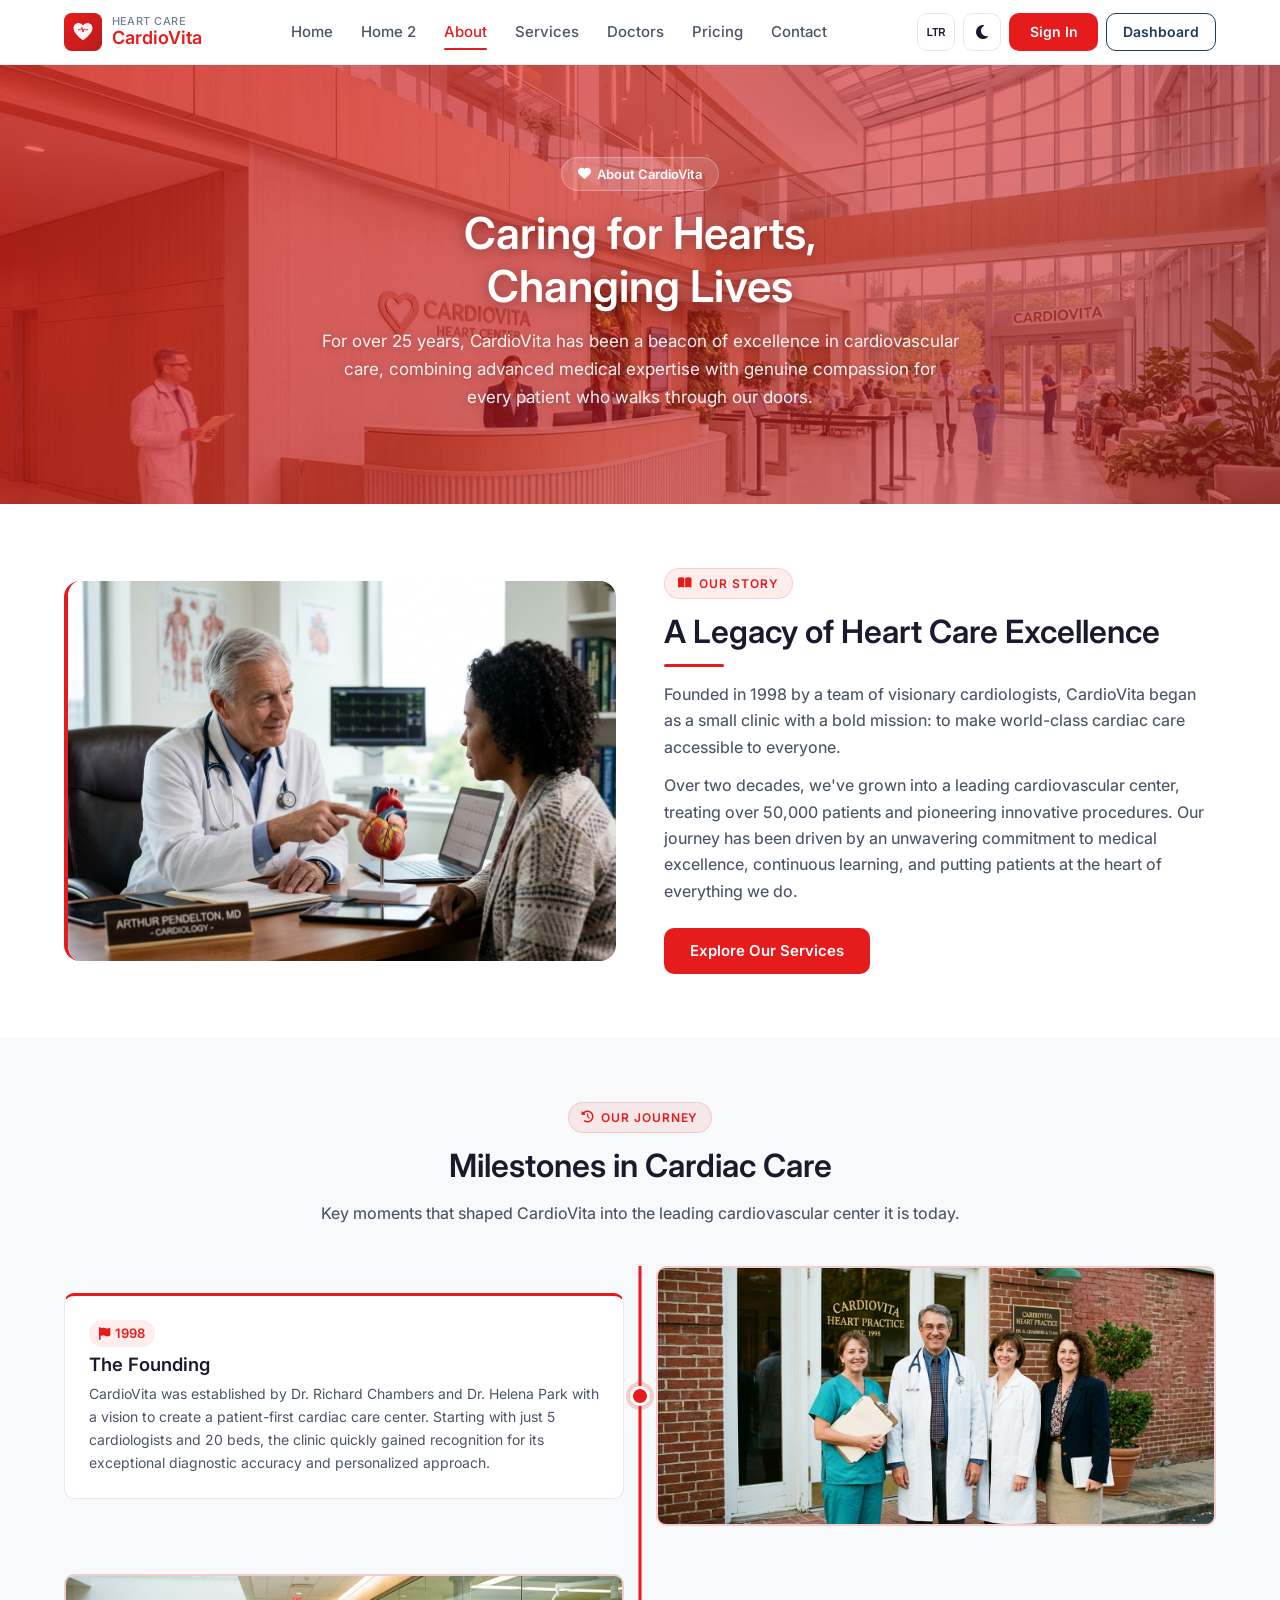
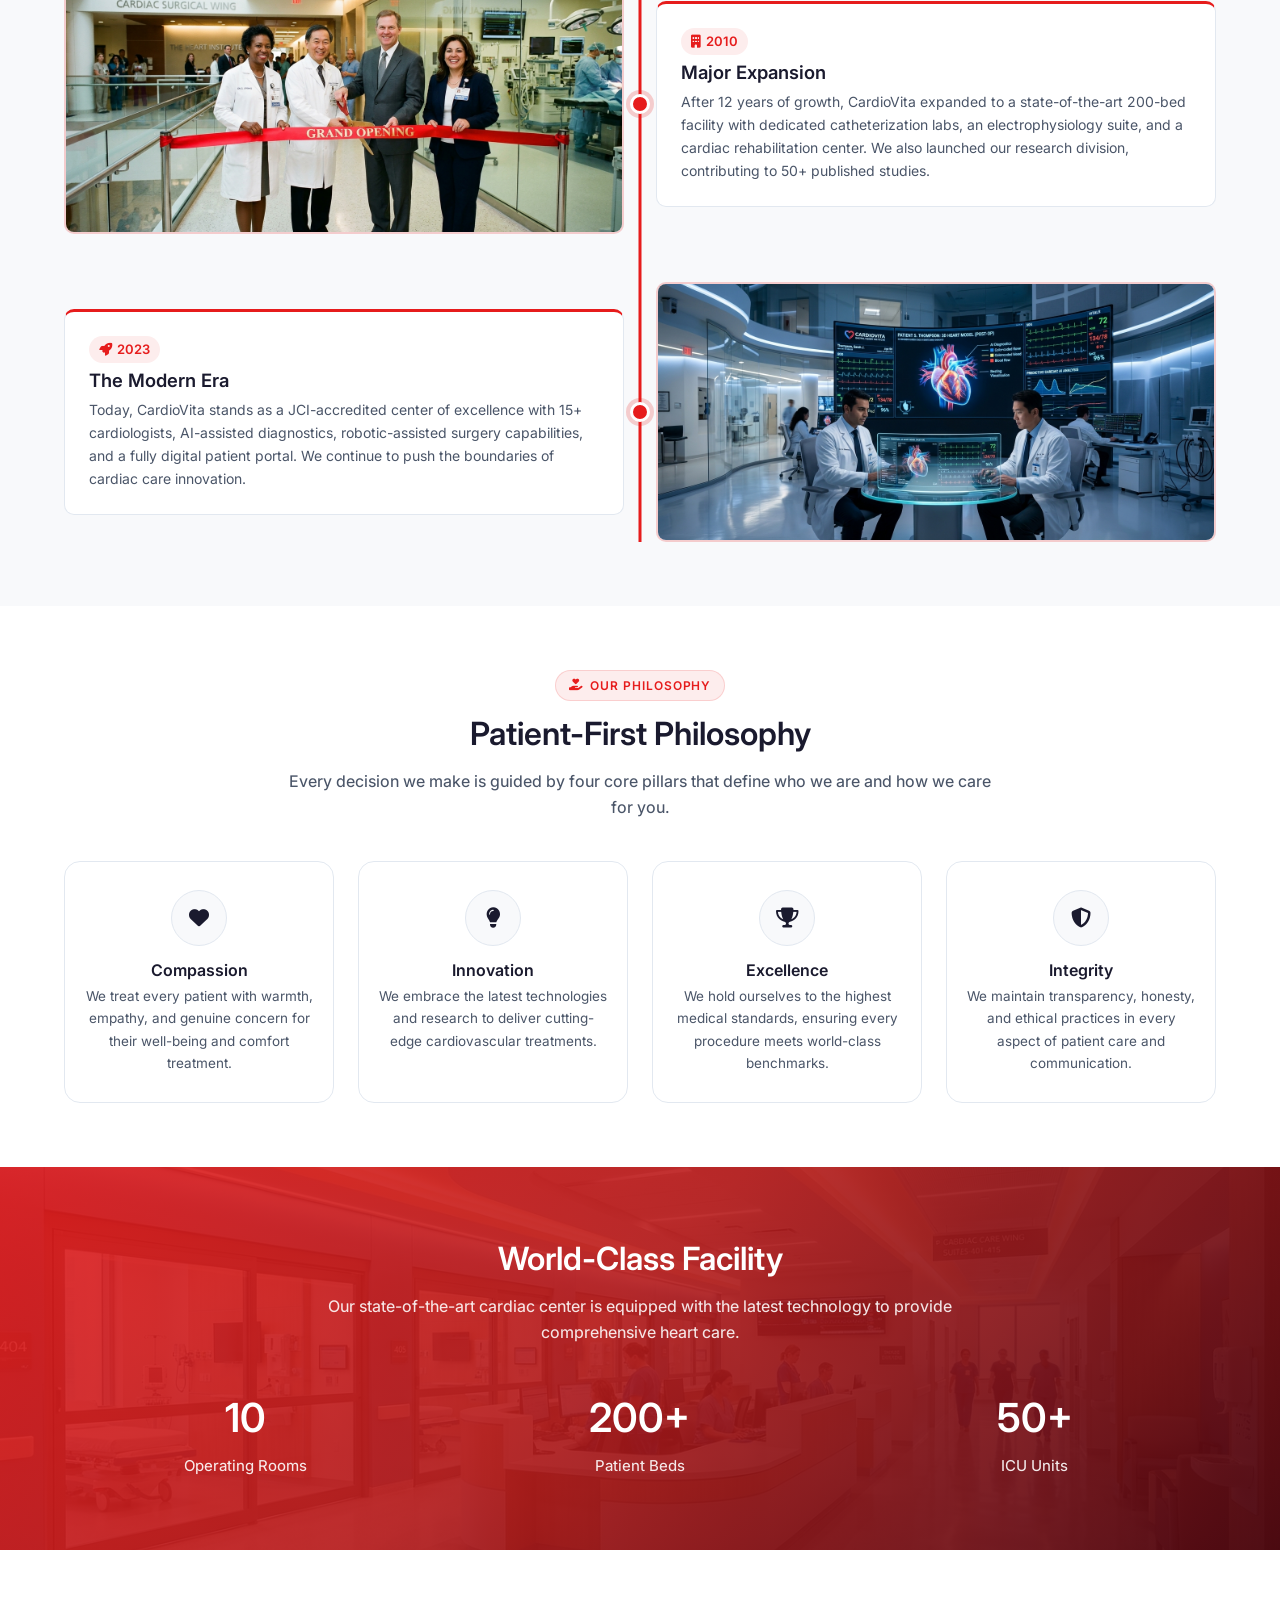
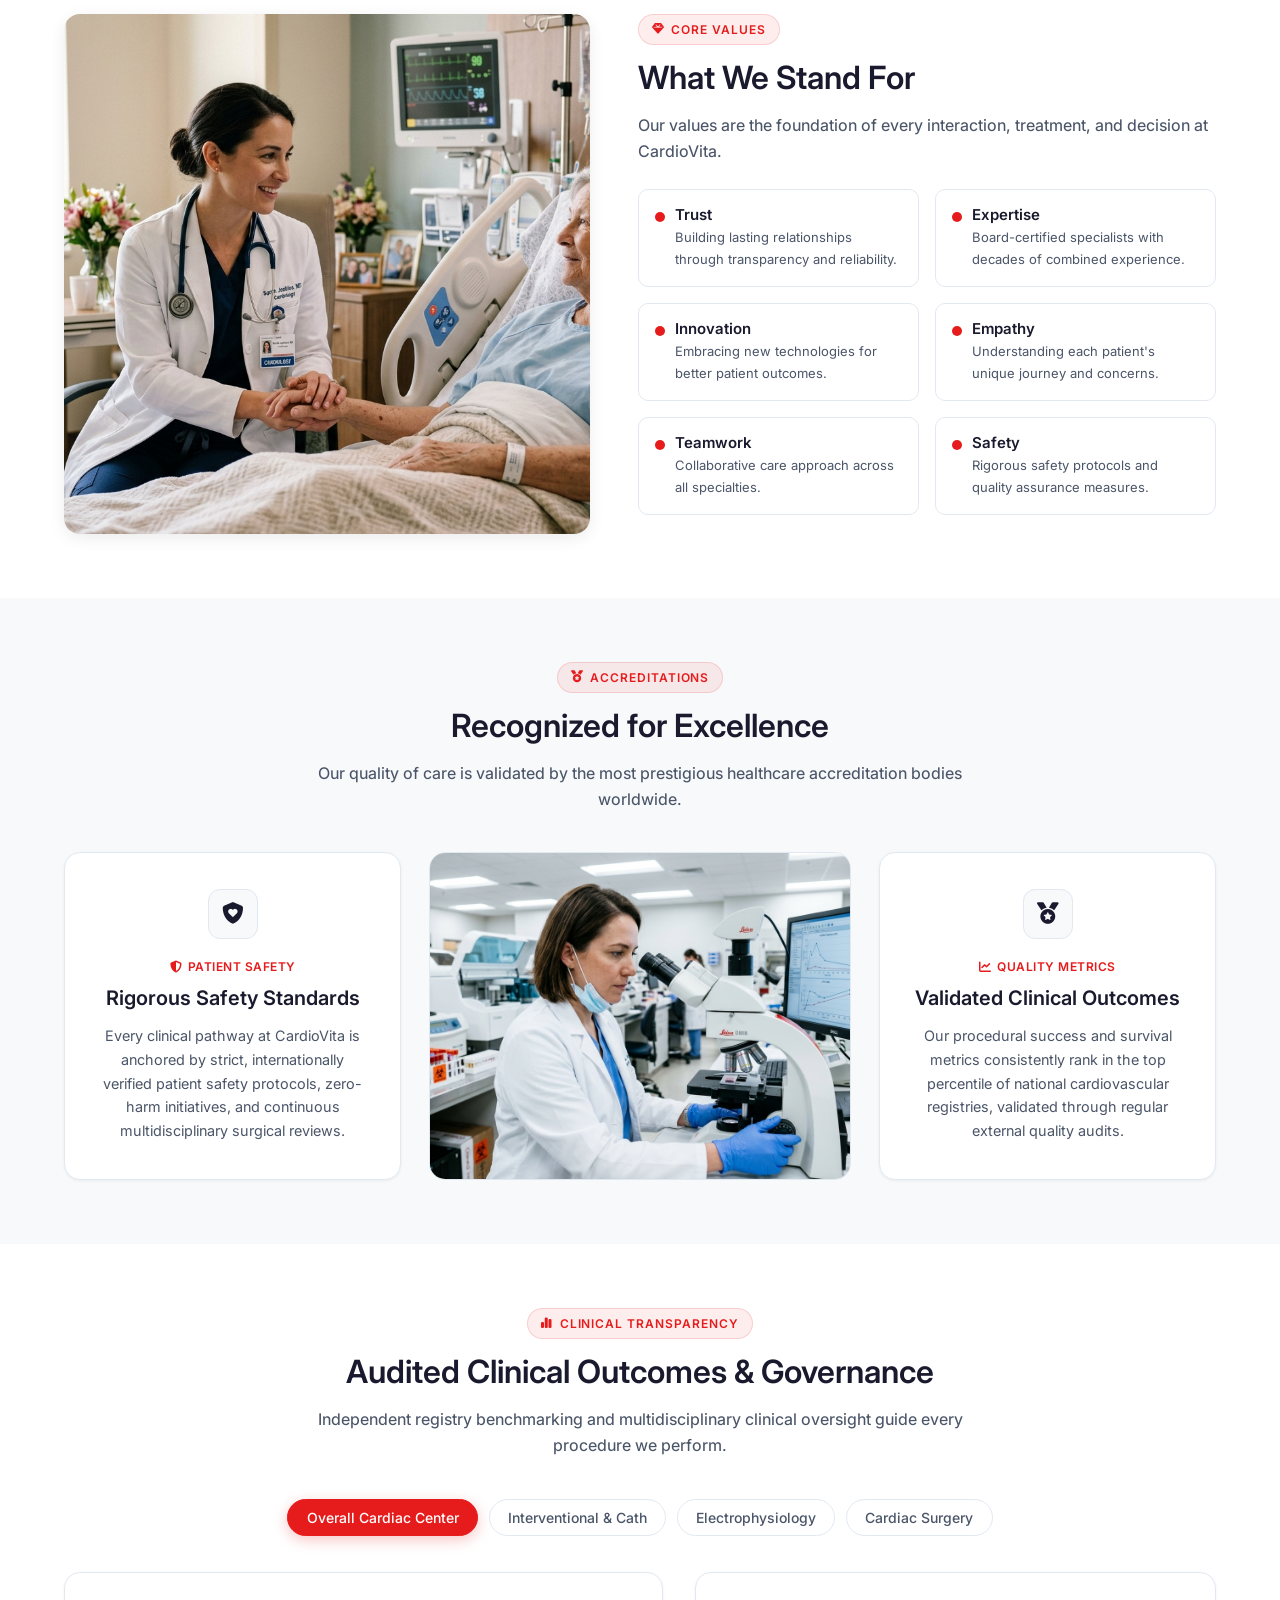
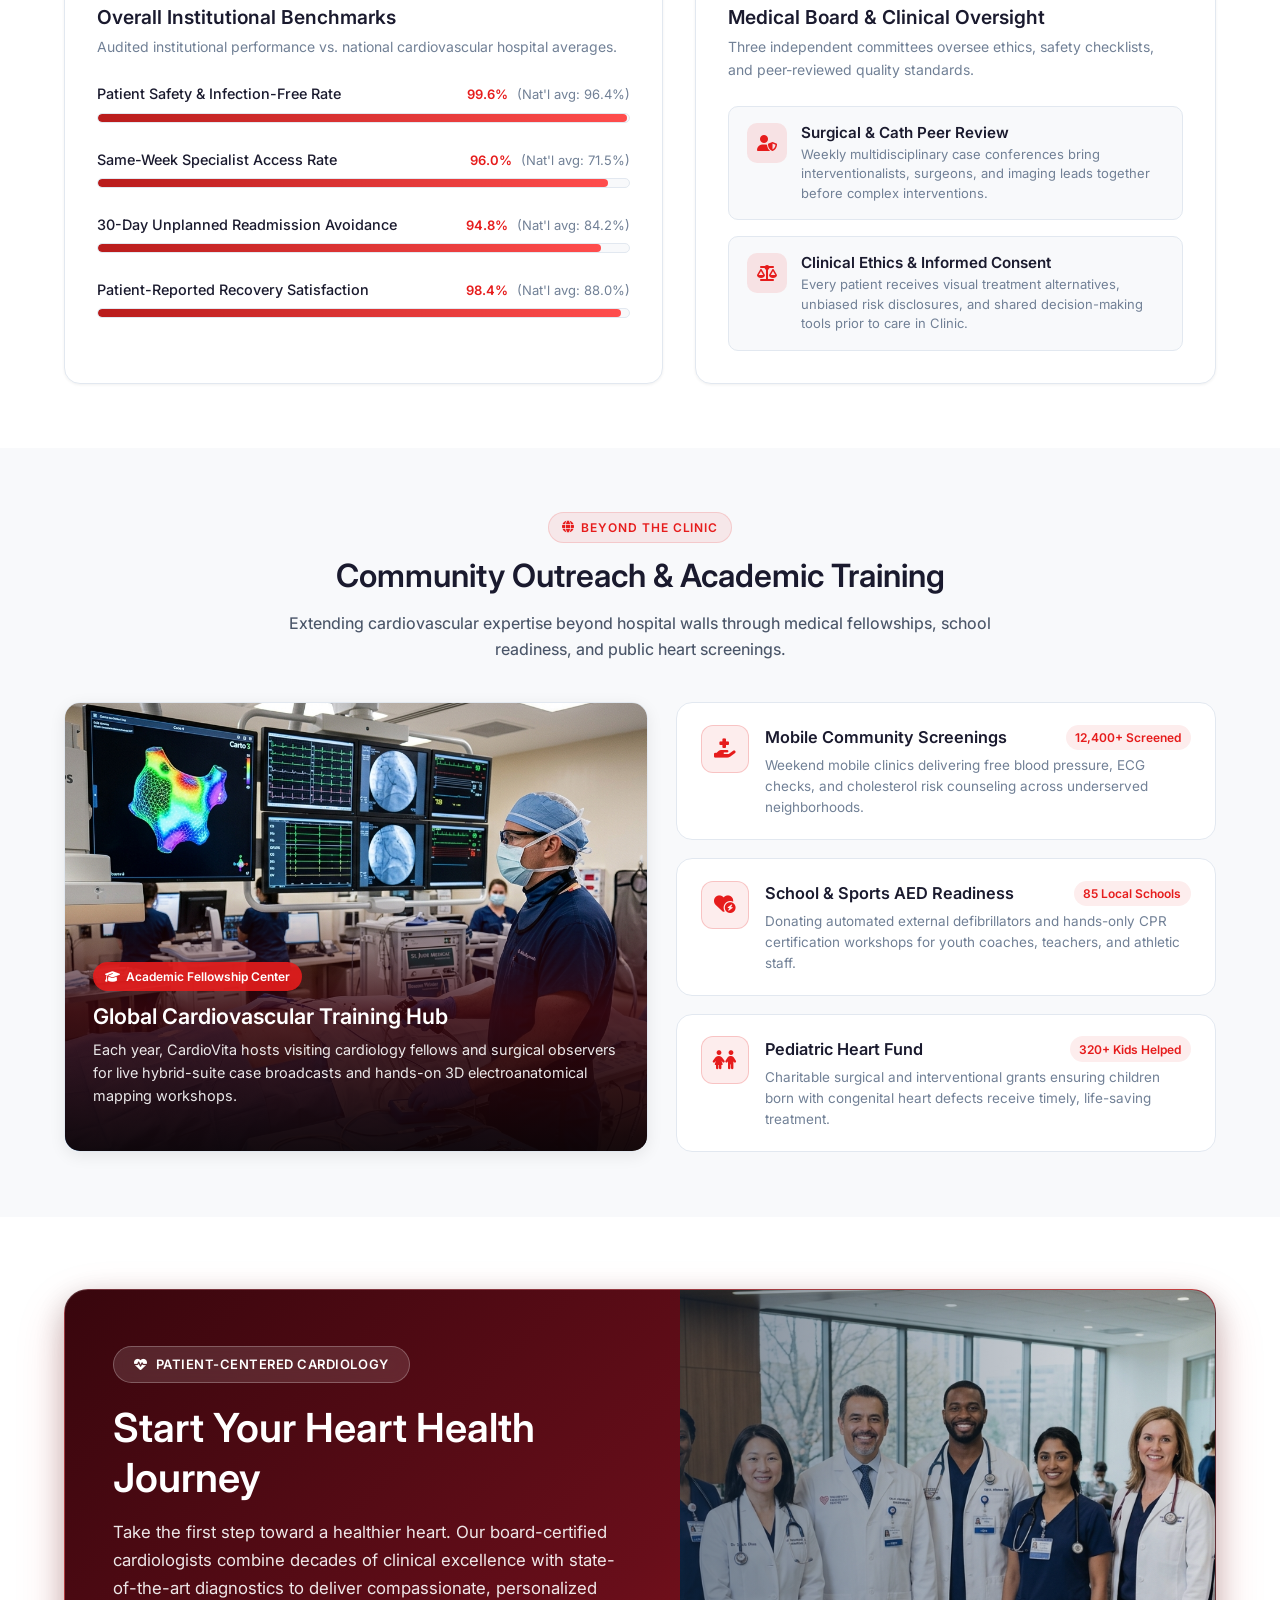
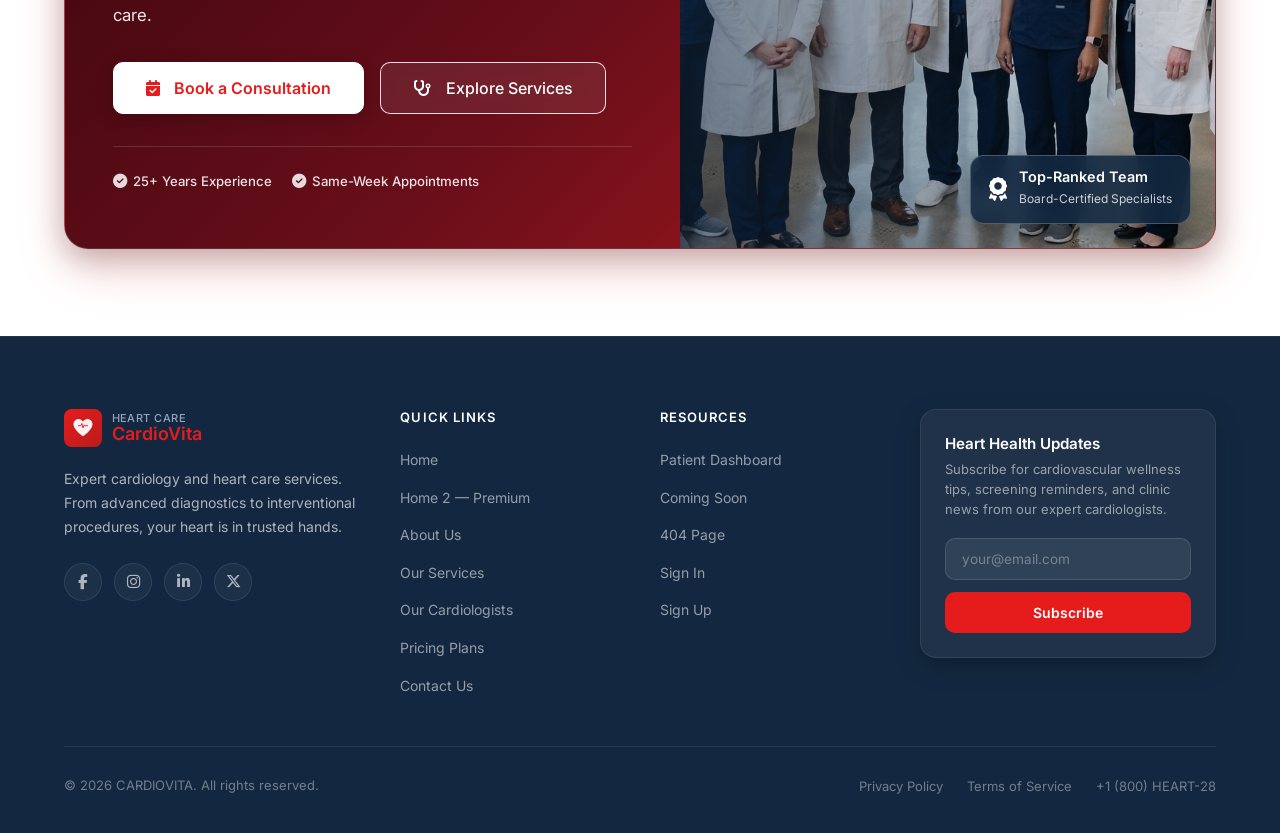
<file: about.html>
<!DOCTYPE html>
<html lang="en" dir="ltr">
<head>
    <meta charset="UTF-8">
    <meta name="viewport" content="width=device-width, initial-scale=1.0">
    <link rel="icon" href="favicon.svg" type="image/svg+xml">
    <link rel="preconnect" href="https://fonts.googleapis.com">
    <link rel="preconnect" href="https://fonts.gstatic.com" crossorigin>
    <link href="https://fonts.googleapis.com/css2?family=Inter:wght@300;400;500;600&display=swap" rel="stylesheet">
    <link rel="stylesheet" href="https://cdnjs.cloudflare.com/ajax/libs/font-awesome/6.5.1/css/all.min.css">
    <link rel="stylesheet" href="style.css">
    <script>
      try{if(localStorage.getItem('cv-dark')==='1')document.documentElement.classList.add('dark');if(localStorage.getItem('cv-rtl')==='1')document.documentElement.setAttribute('dir','rtl');}catch(e){}
    </script>
    <title>About Us — CardioVita Heart Care</title>
    <style>
        .about-hero{position:relative;min-height:440px;display:flex;align-items:center;background-size:cover;background-position:center}
        .about-hero-overlay{position:absolute;inset:0;background:linear-gradient(135deg,rgba(230, 28, 28,.65),rgba(185, 28, 28,.58))}
        .about-hero-content{position:relative;z-index:2;color:#fff;text-align:center;width:100%}
        .about-hero-content h1{color:#fff;margin-bottom:.75rem;text-shadow:0 2px 14px rgba(0,0,0,.35)}
        .about-hero-content p{color:rgba(255,255,255,.95);font-size:1.0625rem;max-width:640px;margin:0 auto;text-shadow:0 1px 8px rgba(0,0,0,.3)}
        .story-split{display:grid;grid-template-columns:1fr 1fr;gap:3rem;align-items:center}
        .story-img{width:100%;height:380px;object-fit:cover;border-radius:var(--radius-lg);border-left:4px solid var(--primary)}
        .story-text .section-title{position:relative}
        .story-text .section-title::after{content:'';display:block;width:60px;height:3px;background:var(--primary);margin-top:.75rem;border-radius:2px}
        .timeline-section{position:relative}
        .timeline-line{position:absolute;left:50%;top:0;bottom:0;width:3px;background:var(--primary);transform:translateX(-50%)}
        .timeline-items{position:relative;display:flex;flex-direction:column;gap:3rem}
        .timeline-item{display:grid;grid-template-columns:1fr 1fr;gap:2rem;align-items:center;position:relative}
        .timeline-item:nth-child(even) > div:first-child{grid-column:2;grid-row:1}
        .timeline-item:nth-child(even) > .timeline-content{grid-column:1;grid-row:1}
        .timeline-dot{position:absolute;left:50%;top:50%;transform:translate(-50%,-50%);width:20px;height:20px;border-radius:50%;background:var(--primary);border:3px solid var(--bg);z-index:2;box-shadow:0 0 0 4px rgba(230, 28, 28,.2)}
        .timeline-img{width:100%;height:260px;object-fit:cover;object-position:center;border-radius:var(--radius-md);border:2px solid rgba(230, 28, 28,.2)}
        .timeline-content{padding:1.5rem;background:var(--bg-card);border:1px solid var(--border);border-radius:var(--radius-md);border-top:3px solid var(--primary)}
        [dir="rtl"] .timeline-content{text-align:right}
        [dir="rtl"] .timeline-content p{direction:ltr;text-align:right}
        .timeline-year{font-size:.8125rem;font-weight:600;color:var(--primary);margin-bottom:.35rem;display:inline-flex;align-items:center;gap:.35rem;background:rgba(230, 28, 28,.08);padding:.2rem .6rem;border-radius:var(--radius-full)}
        .timeline-content h3{font-size:1.15rem;margin-bottom:.4rem}
        .timeline-content p{font-size:.875rem}
        .philosophy-grid{display:grid;grid-template-columns:repeat(4,1fr);gap:1.5rem}
        .philosophy-card{text-align:center;padding:1.75rem 1.25rem;background:var(--bg-card);border:1px solid var(--border);border-radius:var(--radius-lg);transition:all var(--transition-normal)}
        .philosophy-card:hover{border-color:var(--primary);transform:translateY(-4px);box-shadow:var(--shadow-md)}
        .philosophy-icon{width:56px;height:56px;border-radius:50%;background:var(--bg-alt);border:1px solid var(--border);display:flex;align-items:center;justify-content:center;color:var(--text);font-size:1.25rem;margin:0 auto .85rem}
        .philosophy-card h3{font-size:1rem;margin-bottom:.35rem}
        .philosophy-card p{font-size:.84375rem}
        .facility-section{position:relative;min-height:360px;padding:4.5rem 0;background-size:cover;background-position:center;display:flex;align-items:center}
        .facility-section .container{position:relative;z-index:2;width:100%}
        .facility-overlay{position:absolute;inset:0;background:linear-gradient(135deg,rgba(230, 28, 28,.90) 0%,rgba(185, 28, 28,.90) 45%,rgba(74, 7, 16,.94) 100%)}
        html.dark .facility-overlay,:root.dark .facility-overlay{background:linear-gradient(135deg,rgba(185, 28, 28,.88) 0%,rgba(92, 13, 23,.92) 50%,rgba(15, 17, 23,.96) 100%)}
        .facility-stats{display:grid;grid-template-columns:repeat(3,1fr);gap:2rem;position:relative;z-index:2;text-align:center;color:#fff}
        .facility-stat-value{font-size:2.5rem;font-weight:600;margin-bottom:.25rem}
        .facility-stat-label{font-size:.9375rem;font-weight:450;opacity:.9}
        .values-split{display:grid;grid-template-columns:1fr 1.1fr;gap:3rem;align-items:stretch}
        .values-img-wrap{display:flex;height:100%}
        .values-img{width:100%;height:100%;min-height:520px;object-fit:cover;border-radius:var(--radius-lg);display:block;box-shadow:var(--shadow-md)}
        .values-grid{display:grid;grid-template-columns:repeat(2,1fr);gap:1rem}
        .value-item{display:flex;align-items:flex-start;gap:.65rem;padding:1rem;background:var(--bg-card);border:1px solid var(--border);border-radius:var(--radius-md);transition:all var(--transition-normal)}
        .value-item:hover{border-color:var(--primary)}
        .value-dot{width:10px;height:10px;border-radius:50%;background:var(--primary);flex-shrink:0;margin-top:.35rem}
        .value-item h4{font-size:.9375rem;margin-bottom:.15rem}
        .value-item p{font-size:.8125rem}
        .accred-section{text-align:center}
        .accred-grid{display:grid;grid-template-columns:1fr 1.25fr 1fr;gap:1.75rem;align-items:stretch;margin-top:1rem}
        .accred-card{background:var(--bg-card);border:1px solid var(--border);border-radius:var(--radius-lg);padding:2.25rem 2rem;display:flex;flex-direction:column;justify-content:center;align-items:center;text-align:center;box-shadow:var(--shadow-sm);transition:all var(--transition-normal)}
        .accred-card:hover{border-color:var(--primary);transform:translateY(-4px);box-shadow:0 12px 30px rgba(230,28,28,.12),var(--shadow-md)}
        .accred-card-icon{width:50px;height:50px;border-radius:12px;background:var(--bg-alt);color:var(--text);display:flex;align-items:center;justify-content:center;font-size:1.35rem;margin:0 auto 1.15rem;border:1px solid var(--border)}
        .accred-card-tag{font-size:.75rem;font-weight:600;text-transform:uppercase;letter-spacing:.5px;color:var(--primary);margin-bottom:.5rem;display:inline-flex;align-items:center;justify-content:center;gap:.35rem}
        .accred-card h3{font-size:1.25rem;font-weight:600;margin-bottom:.85rem;color:var(--text);line-height:1.3}
        .accred-card p{font-size:.9rem;line-height:1.65;color:var(--text-light);margin-bottom:0}
        .accred-center{display:flex;align-items:center;justify-content:center}
        .accred-center .accred-img{width:100%;max-width:100%;height:100%;min-height:280px;object-fit:cover;border-radius:var(--radius-lg);margin:0;border:1px solid var(--border)}
        [dir="rtl"] .accred-card{text-align:center}
        @media(max-width:1024px){
            .accred-grid{grid-template-columns:1fr;gap:1.5rem}
            .accred-center{order:-1}
            .accred-center .accred-img{max-width:600px;height:280px;margin:0 auto}
            .accred-card{max-width:600px;width:100%;margin:0 auto;text-align:center;align-items:center}
        }
        /* ── Modern Split About CTA Card ── */
        .about-cta-section {
            padding: 4.5rem 0 5.5rem;
            position: relative;
            background: var(--bg);
        }
        .about-cta-card {
            background: linear-gradient(135deg, #38060D 0%, #680E1A 50%, #B91C1C 100%);
            border: 1px solid rgba(255, 255, 255, 0.16);
            border-radius: var(--radius-xl);
            overflow: hidden;
            box-shadow: 0 20px 50px rgba(230, 28, 28, 0.18), 0 10px 30px rgba(0, 0, 0, 0.25);
            position: relative;
        }
        html.dark .about-cta-card,
        :root.dark .about-cta-card {
            background: linear-gradient(135deg, #150407 0%, #2E070F 50%, #680E1A 100%);
            border-color: rgba(255, 255, 255, 0.12);
            box-shadow: 0 20px 50px rgba(0, 0, 0, 0.55), 0 0 35px rgba(230, 28, 28, 0.2);
        }
        .about-split-grid {
            display: grid;
            grid-template-columns: 1.15fr 1fr;
            align-items: stretch;
            min-height: 440px;
        }
        .about-cta-content-col {
            padding: 3.5rem 3rem;
            display: flex;
            flex-direction: column;
            justify-content: center;
            position: relative;
            z-index: 2;
        }
        .about-cta-content-col .cta-normal-badge {
            align-self: flex-start;
            width: fit-content;
            display: inline-flex;
        }
        .about-cta-title {
            color: #FFFFFF !important;
            font-size: clamp(1.85rem, 3.2vw, 2.5rem);
            font-weight: 600 !important;
            line-height: 1.25;
            margin-bottom: 1rem;
        }
        .about-cta-desc {
            color: rgba(255, 255, 255, 0.9) !important;
            font-size: 1.05rem;
            font-weight: 400;
            line-height: 1.65;
            margin-bottom: 2rem;
            max-width: 580px;
        }
        .about-cta-actions {
            display: flex;
            gap: 1rem;
            flex-wrap: wrap;
            margin-bottom: 2rem;
        }
        .about-cta-actions .btn {
            min-width: 190px;
            font-weight: 600;
        }
        .about-cta-actions .btn-white {
            background: #FFFFFF;
            color: var(--primary);
            border: 1.5px solid #FFFFFF;
            box-shadow: 0 4px 18px rgba(0, 0, 0, 0.22);
        }
        .about-cta-actions .btn-white:hover {
            background: #FFF0F3;
            color: var(--primary-dark);
            border-color: #FFFFFF;
            transform: translateY(-2px);
            box-shadow: 0 8px 24px rgba(0, 0, 0, 0.28);
        }
        .about-cta-actions .btn-outline-white {
            background: rgba(255, 255, 255, 0.08);
            color: #FFFFFF !important;
            border: 1.5px solid rgba(255, 255, 255, 0.85) !important;
            backdrop-filter: blur(8px);
            font-weight: 500;
        }
        .about-cta-actions .btn-outline-white:hover {
            background: #FFFFFF !important;
            border-color: #FFFFFF !important;
            color: var(--primary) !important;
            transform: translateY(-2px);
            box-shadow: 0 8px 24px rgba(0, 0, 0, 0.28);
        }
        .about-cta-features {
            display: flex;
            align-items: center;
            gap: 20px;
            flex-wrap: wrap;
            color: rgba(255, 255, 255, 0.88);
            font-size: 0.825rem;
            font-weight: 500;
            border-top: 1px solid rgba(255, 255, 255, 0.14);
            padding-top: 1.5rem;
        }
        .about-cta-features span {
            display: inline-flex;
            align-items: center;
            gap: 6px;
        }
        .about-cta-features i {
            color: rgba(255, 255, 255, 0.85);
            font-size: 0.9rem;
        }
        .about-cta-image-col {
            position: relative;
            overflow: hidden;
            min-height: 380px;
        }
        .about-cta-img {
            width: 100%;
            height: 100%;
            object-fit: cover;
            display: block;
        }
        .about-cta-image-col::after {
            content: '';
            position: absolute;
            inset: 0;
            background: linear-gradient(to left, rgba(19, 40, 64, 0.1) 0%, rgba(19, 40, 64, 0.55) 100%);
            pointer-events: none;
        }
        .about-cta-img-badge {
            position: absolute;
            bottom: 24px;
            right: 24px;
            z-index: 2;
            background: rgba(19, 40, 64, 0.88);
            backdrop-filter: blur(10px);
            border: 1px solid rgba(255, 255, 255, 0.22);
            border-radius: 14px;
            padding: 12px 18px;
            display: flex;
            align-items: center;
            gap: 12px;
            color: #fff;
            box-shadow: 0 8px 24px rgba(0, 0, 0, 0.3);
        }
        .about-cta-img-badge i {
            font-size: 1.5rem;
            color: #FFFFFF;
        }
        .about-cta-img-badge strong {
            display: block;
            font-size: 0.9rem;
            font-weight: 600;
            color: #fff;
            line-height: 1.2;
        }
        .about-cta-img-badge span {
            font-size: 0.75rem;
            color: rgba(255, 255, 255, 0.78);
        }
        @media (max-width: 900px) {
            .about-split-grid {
                grid-template-columns: 1fr;
            }
            .about-cta-image-col {
                order: -1;
                min-height: 280px;
                height: 280px;
            }
            .about-cta-content-col {
                padding: 2.75rem 1.75rem;
                text-align: center;
                align-items: center;
            }
            .about-cta-content-col .cta-normal-badge {
                align-self: center;
                margin-left: auto;
                margin-right: auto;
            }
            .about-cta-title {
                text-align: center;
            }
            .about-cta-desc {
                text-align: center;
                margin-left: auto;
                margin-right: auto;
            }
            .about-cta-actions {
                justify-content: center;
            }
            .about-cta-features {
                justify-content: center;
            }
        }
        @media (max-width: 480px) {
            .about-cta-actions .btn {
                width: 100% !important;
                min-width: 0 !important;
            }
        }
        [dir="rtl"] .about-cta-img-badge {
            right: auto;
            left: 24px;
        }
        [dir="rtl"] .about-cta-image-col::after {
            background: linear-gradient(to right, rgba(19, 40, 64, 0.1) 0%, rgba(19, 40, 64, 0.55) 100%);
        }
        /* ── Section 8: Clinical Outcomes & Benchmarks ── */
        .outcome-tabs {
            display: flex;
            justify-content: center;
            gap: .65rem;
            flex-wrap: wrap;
            margin-bottom: 2.25rem;
        }
        .outcome-tab-btn {
            padding: .55rem 1.15rem;
            border-radius: var(--radius-full);
            border: 1px solid var(--border);
            background: var(--bg-card);
            color: var(--text-light);
            font-size: .875rem;
            font-weight: 500;
            cursor: pointer;
            transition: all var(--transition-fast);
            font-family: inherit;
        }
        .outcome-tab-btn:hover {
            border-color: var(--primary);
            color: var(--primary);
        }
        .outcome-tab-btn.active {
            background: var(--primary);
            border-color: var(--primary);
            color: #fff;
            box-shadow: 0 4px 14px rgba(230, 28, 28, .25);
        }
        .outcomes-grid {
            display: grid;
            grid-template-columns: 1.15fr 1fr;
            gap: 2rem;
            align-items: stretch;
        }
        .benchmark-panel,
        .governance-panel {
            background: var(--bg-card);
            border: 1px solid var(--border);
            border-radius: var(--radius-lg);
            padding: 2rem;
            box-shadow: var(--shadow-sm);
            display: flex;
            flex-direction: column;
            justify-content: space-between;
        }
        .benchmark-panel h3,
        .governance-panel h3 {
            font-size: 1.2rem;
            font-weight: 600;
            margin-bottom: .4rem;
            color: var(--text);
        }
        .benchmark-sub {
            font-size: .875rem;
            color: var(--text-muted);
            margin-bottom: 1.5rem;
        }
        .benchmark-list {
            display: flex;
            flex-direction: column;
            gap: 1.55rem;
            flex: 1;
            justify-content: center;
        }
        .benchmark-footnote {
            margin-top: 1.5rem;
            padding-top: 1.15rem;
            border-top: 1px solid var(--border);
            display: flex;
            align-items: center;
            justify-content: space-between;
            gap: .75rem;
            flex-wrap: wrap;
            font-size: .8125rem;
            color: var(--text-muted);
        }
        .benchmark-footnote span {
            display: inline-flex;
            align-items: center;
            gap: .4rem;
        }
        .benchmark-footnote i {
            color: var(--primary);
        }
        .benchmark-head {
            display: flex;
            justify-content: space-between;
            align-items: baseline;
            gap: .75rem;
            margin-bottom: .45rem;
            flex-wrap: wrap;
        }
        .benchmark-label {
            font-size: .9rem;
            font-weight: 500;
            color: var(--text);
        }
        .benchmark-nums {
            font-size: .8125rem;
            font-weight: 600;
            color: var(--primary);
        }
        .benchmark-nums span {
            color: var(--text-muted);
            font-weight: 400;
            margin-left: .4rem;
        }
        [dir="rtl"] .benchmark-nums span {
            margin-left: 0;
            margin-right: .4rem;
        }
        .benchmark-track {
            position: relative;
            height: 10px;
            border-radius: var(--radius-full);
            background: var(--bg-alt);
            border: 1px solid var(--border);
            overflow: hidden;
        }
        .benchmark-fill {
            height: 100%;
            border-radius: var(--radius-full);
            background: linear-gradient(90deg, var(--primary-dark), var(--primary-light));
            transition: width .45s cubic-bezier(0.16, 1, 0.3, 1);
        }
        .governance-list {
            display: flex;
            flex-direction: column;
            gap: 1rem;
            margin-top: .5rem;
        }
        .gov-item {
            display: flex;
            align-items: flex-start;
            gap: .9rem;
            padding: 1rem 1.1rem;
            border-radius: var(--radius-md);
            background: var(--bg-alt);
            border: 1px solid var(--border);
            transition: border-color var(--transition-fast), transform var(--transition-fast);
        }
        .gov-item:hover {
            border-color: var(--primary);
            transform: translateY(-2px);
        }
        .gov-item-icon {
            width: 40px;
            height: 40px;
            border-radius: 10px;
            background: rgba(230, 28, 28, .1);
            color: var(--primary);
            display: flex;
            align-items: center;
            justify-content: center;
            font-size: 1rem;
            flex-shrink: 0;
        }
        .gov-item h4 {
            font-size: .95rem;
            font-weight: 600;
            margin-bottom: .2rem;
            color: var(--text);
        }
        .gov-item p {
            font-size: .8125rem;
            color: var(--text-muted);
            line-height: 1.5;
            margin: 0;
        }

        /* ── Section 9: Community Outreach & Global Fellowship Bento ── */
        .impact-bento-grid {
            display: grid;
            grid-template-columns: 1.08fr 1fr;
            gap: 1.75rem;
            align-items: stretch;
        }
        .impact-spotlight {
            position: relative;
            border-radius: var(--radius-lg);
            overflow: hidden;
            min-height: 420px;
            border: 1px solid var(--border);
            box-shadow: var(--shadow-md);
            display: flex;
            flex-direction: column;
            justify-content: flex-end;
        }
        .impact-spotlight img {
            position: absolute;
            inset: 0;
            width: 100%;
            height: 100%;
            object-fit: cover;
            object-position: center 20%;
            transition: transform .5s ease;
        }
        .impact-spotlight:hover img {
            transform: scale(1.04);
        }
        .impact-spotlight-overlay {
            position: relative;
            z-index: 2;
            padding: 4rem 1.75rem 1.75rem;
            background: linear-gradient(to top, rgba(15, 4, 7, .96) 0%, rgba(56, 6, 13, .86) 55%, transparent 100%);
            color: #fff;
        }
        .impact-spotlight-pill {
            display: inline-flex;
            align-items: center;
            gap: .4rem;
            padding: .3rem .75rem;
            border-radius: var(--radius-full);
            background: rgba(230, 28, 28, .9);
            color: #fff;
            font-size: .75rem;
            font-weight: 600;
            margin-bottom: .75rem;
        }
        .impact-spotlight-overlay h3 {
            color: #fff;
            font-size: 1.35rem;
            font-weight: 600;
            margin-bottom: .5rem;
        }
        .impact-spotlight-overlay p {
            color: rgba(255, 255, 255, .9);
            font-size: .9rem;
            line-height: 1.6;
            margin-bottom: 1rem;
        }
        .impact-spotlight-stats {
            display: flex;
            gap: 1.5rem;
            flex-wrap: wrap;
            border-top: 1px solid rgba(255, 255, 255, .18);
            padding-top: .85rem;
            font-size: .8125rem;
            color: rgba(255, 255, 255, .92);
        }
        .impact-spotlight-stats strong {
            color: #fff;
            font-weight: 600;
        }
        .impact-programs-col {
            display: flex;
            flex-direction: column;
            justify-content: space-between;
            gap: 1.1rem;
        }
        .impact-program-card {
            flex: 1;
            background: var(--bg-card);
            border: 1px solid var(--border);
            border-radius: var(--radius-lg);
            padding: 1.35rem 1.5rem;
            display: flex;
            align-items: flex-start;
            gap: 1rem;
            transition: all var(--transition-normal);
        }
        .impact-program-card:hover {
            border-color: var(--primary);
            transform: translateY(-3px);
            box-shadow: var(--shadow-md);
        }
        .impact-program-icon {
            width: 48px;
            height: 48px;
            border-radius: 12px;
            background: rgba(230, 28, 28, .08);
            border: 1px solid rgba(230, 28, 28, .2);
            color: var(--primary);
            display: flex;
            align-items: center;
            justify-content: center;
            font-size: 1.2rem;
            flex-shrink: 0;
        }
        .impact-program-top {
            display: flex;
            align-items: center;
            justify-content: space-between;
            gap: .5rem;
            flex-wrap: wrap;
            margin-bottom: .3rem;
        }
        .impact-program-card h4 {
            font-size: 1.02rem;
            font-weight: 600;
            color: var(--text);
            margin: 0;
        }
        .impact-metric-tag {
            font-size: .75rem;
            font-weight: 600;
            color: var(--primary);
            background: rgba(230, 28, 28, .08);
            padding: .2rem .6rem;
            border-radius: var(--radius-full);
            white-space: nowrap;
        }
        .impact-program-card p {
            font-size: .84375rem;
            color: var(--text-muted);
            line-height: 1.55;
            margin: 0;
        }
        @media (max-width: 1159px) and (min-width: 992px), (max-width: 575px) {
            .impact-program-top {
                flex-direction: column;
                align-items: flex-start;
                gap: .45rem;
            }
        }
        @media (max-width: 991px) {
            .outcomes-grid,
            .impact-bento-grid {
                grid-template-columns: 1fr;
            }
            .impact-spotlight {
                min-height: 360px;
            }
        }
        @media (max-width: 480px) {
            .benchmark-panel,
            .governance-panel {
                padding: 1.35rem;
            }
            .impact-program-card {
                flex-direction: column;
                padding: 1.25rem;
            }
            .impact-program-card > div:last-child {
                width: 100%;
            }
        }
        @media(max-width:1024px){
            .story-split,.values-split{grid-template-columns:1fr;gap:2.5rem}
            .story-img{max-width:680px;margin:0 auto;width:100%}
            .story-text{
                max-width:680px;
                margin:0 auto;
                width:100%;
                text-align:center;
                display:flex;
                flex-direction:column;
                align-items:center;
            }
            .story-text .section-tag{margin:0 auto 0.75rem}
            .story-text .section-title{text-align:center}
            .story-text .section-title::after{margin:0.75rem auto 0}
            .story-text p{text-align:center}
            .story-text .btn{margin:1.5rem auto 0 !important}
            .values-img{max-width:680px;margin:0 auto;width:100%}
            .values-split > div:last-child{max-width:680px;margin:0 auto;width:100%}
            .philosophy-grid{grid-template-columns:repeat(2,1fr)}
        }
        @media(max-width:768px){
            .facility-section{padding:3.5rem 0;min-height:auto}
            .facility-stats{grid-template-columns:1fr;gap:1.5rem}
            .story-img{height:260px}
            .values-img{height:320px;min-height:unset}
            .philosophy-grid{grid-template-columns:1fr}
            .values-grid{grid-template-columns:1fr}
            .timeline-line{left:20px;transform:none}
            [dir="rtl"] .timeline-line{left:auto;right:20px}
            .timeline-item{grid-template-columns:1fr;gap:1rem;padding-left:45px;position:relative}
            [dir="rtl"] .timeline-item{padding-left:0;padding-right:45px}
            .timeline-item:nth-child(even) > div:first-child,
            .timeline-item:nth-child(even) > .timeline-content{grid-column:auto;grid-row:auto}
            .timeline-dot{left:20px;top:24px;transform:translate(-50%,0)}
            [dir="rtl"] .timeline-dot{left:auto;right:20px;transform:translate(50%,0)}
            .timeline-img{height:360px}
        }
        @media(max-width:480px){
            .timeline-img{height:240px}
        }
        @media(max-width:360px){
            .timeline-img{height:210px}
            .facility-section{padding:3.25rem 0}
            .timeline-line{display:none}
            .timeline-dot{display:none}
            .timeline-item,[dir="rtl"] .timeline-item{padding-left:0;padding-right:0}
            .facility-stat-value{font-size:2rem}
        }
    </style>
</head>
<body>
    <div id="navbar-placeholder"></div>
    <main>

        <!-- HERO BANNER -->
        <section class="about-hero page-hero" style="background-image:url('assets/images/about-hero.jpg')">
            <div class="about-hero-overlay page-hero-overlay"></div>
            <div class="container">
                <div class="about-hero-content page-hero-content fade-up">
                    <span class="badge badge-primary" style="background:rgba(255,255,255,.15);color:#fff;border-color:rgba(255,255,255,.25);margin-bottom:1rem;display:inline-flex"><i class="fas fa-heart"></i> About CardioVita</span>
                    <h1>Caring for Hearts,<br>Changing Lives</h1>
                    <p>For over 25 years, CardioVita has been a beacon of excellence in cardiovascular care, combining advanced medical expertise with genuine compassion for every patient who walks through our doors.</p>
                </div>
            </div>
        </section>

        <!-- OUR STORY -->
        <section class="section">
            <div class="container">
                <div class="story-split">
                    <div class="fade-up">
                        <img src="assets/images/about-story.jpg" alt="Our Story" class="story-img">
                    </div>
                    <div class="story-text fade-up">
                        <span class="section-tag"><i class="fas fa-book-open"></i> Our Story</span>
                        <h2 class="section-title">A Legacy of Heart Care Excellence</h2>
                        <p class="section-desc">Founded in 1998 by a team of visionary cardiologists, CardioVita began as a small clinic with a bold mission: to make world-class cardiac care accessible to everyone.</p>
                        <p class="section-desc" style="margin-top:.75rem">Over two decades, we've grown into a leading cardiovascular center, treating over 50,000 patients and pioneering innovative procedures. Our journey has been driven by an unwavering commitment to medical excellence, continuous learning, and putting patients at the heart of everything we do.</p>
                        <a href="services.html" class="btn btn-primary" style="margin-top:1.5rem">Explore Our Services</a>
                    </div>
                </div>
            </div>
        </section>

        <!-- TIMELINE HISTORY -->
        <section class="section bg-alt timeline-section">
            <div class="container">
                <div class="section-header text-center fade-up">
                    <span class="section-tag"><i class="fas fa-clock-rotate-left"></i> Our Journey</span>
                    <h2 class="section-title">Milestones in Cardiac Care</h2>
                    <p class="section-desc">Key moments that shaped CardioVita into the leading cardiovascular center it is today.</p>
                </div>
                <div class="timeline-items">
                    <div class="timeline-line"></div>
                    <div class="timeline-item fade-up">
                        <div>
                            <img src="assets/images/timeline-founding.jpg" alt="1998 Founding" class="timeline-img">
                        </div>
                        <div class="timeline-content">
                            <span class="timeline-year"><i class="fas fa-flag"></i> 1998</span>
                            <h3>The Founding</h3>
                            <p>CardioVita was established by Dr. Richard Chambers and Dr. Helena Park with a vision to create a patient-first cardiac care center. Starting with just 5 cardiologists and 20 beds, the clinic quickly gained recognition for its exceptional diagnostic accuracy and personalized approach.</p>
                        </div>
                        <div class="timeline-dot"></div>
                    </div>
                    <div class="timeline-item fade-up">
                        <div>
                            <img src="assets/images/timeline-expansion.jpg" alt="2010 Expansion" class="timeline-img">
                        </div>
                        <div class="timeline-content">
                            <span class="timeline-year"><i class="fas fa-building"></i> 2010</span>
                            <h3>Major Expansion</h3>
                            <p>After 12 years of growth, CardioVita expanded to a state-of-the-art 200-bed facility with dedicated catheterization labs, an electrophysiology suite, and a cardiac rehabilitation center. We also launched our research division, contributing to 50+ published studies.</p>
                        </div>
                        <div class="timeline-dot"></div>
                    </div>
                    <div class="timeline-item fade-up">
                        <div>
                            <img src="assets/images/timeline-modern.jpg" alt="2023 Modern Era" class="timeline-img">
                        </div>
                        <div class="timeline-content">
                            <span class="timeline-year"><i class="fas fa-rocket"></i> 2023</span>
                            <h3>The Modern Era</h3>
                            <p>Today, CardioVita stands as a JCI-accredited center of excellence with 15+ cardiologists, AI-assisted diagnostics, robotic-assisted surgery capabilities, and a fully digital patient portal. We continue to push the boundaries of cardiac care innovation.</p>
                        </div>
                        <div class="timeline-dot"></div>
                    </div>
                </div>
            </div>
        </section>

        <!-- OUR PHILOSOPHY -->
        <section class="section">
            <div class="container">
                <div class="section-header text-center fade-up">
                    <span class="section-tag"><i class="fas fa-hand-holding-heart"></i> Our Philosophy</span>
                    <h2 class="section-title">Patient-First Philosophy</h2>
                    <p class="section-desc">Every decision we make is guided by four core pillars that define who we are and how we care for you.</p>
                </div>
                <div class="philosophy-grid">
                    <div class="philosophy-card fade-up">
                        <div class="philosophy-icon"><i class="fas fa-heart"></i></div>
                        <h3>Compassion</h3>
                        <p>We treat every patient with warmth, empathy, and genuine concern for their well-being and comfort treatment.</p>
                    </div>
                    <div class="philosophy-card fade-up">
                        <div class="philosophy-icon"><i class="fas fa-lightbulb"></i></div>
                        <h3>Innovation</h3>
                        <p>We embrace the latest technologies and research to deliver cutting-edge cardiovascular treatments.</p>
                    </div>
                    <div class="philosophy-card fade-up">
                        <div class="philosophy-icon"><i class="fas fa-trophy"></i></div>
                        <h3>Excellence</h3>
                        <p>We hold ourselves to the highest medical standards, ensuring every procedure meets world-class benchmarks.</p>
                    </div>
                    <div class="philosophy-card fade-up">
                        <div class="philosophy-icon"><i class="fas fa-shield-halved"></i></div>
                        <h3>Integrity</h3>
                        <p>We maintain transparency, honesty, and ethical practices in every aspect of patient care and communication.</p>
                    </div>
                </div>
            </div>
        </section>

        <!-- OUR FACILITY -->
        <section class="facility-section" style="background-image:url('assets/images/about-facility.jpg')">
            <div class="facility-overlay"></div>
            <div class="container">
                <div class="section-header text-center fade-up" style="margin-bottom:2.5rem;position:relative;z-index:2">
                    <h2 class="section-title" style="color:#fff">World-Class Facility</h2>
                    <p class="section-desc" style="color:rgba(255,255,255,.88);margin:0 auto">Our state-of-the-art cardiac center is equipped with the latest technology to provide comprehensive heart care.</p>
                </div>
                <div class="facility-stats fade-up">
                    <div>
                        <div class="facility-stat-value">10</div>
                        <div class="facility-stat-label">Operating Rooms</div>
                    </div>
                    <div>
                        <div class="facility-stat-value">200+</div>
                        <div class="facility-stat-label">Patient Beds</div>
                    </div>
                    <div>
                        <div class="facility-stat-value">50+</div>
                        <div class="facility-stat-label">ICU Units</div>
                    </div>
                </div>
            </div>
        </section>

        <!-- CORE VALUES -->
        <section class="section">
            <div class="container">
                <div class="values-split">
                    <div class="fade-up values-img-wrap">
                        <img src="assets/images/about-values.jpg" alt="Our Values" class="values-img">
                    </div>
                    <div class="fade-up">
                        <span class="section-tag"><i class="fas fa-gem"></i> Core Values</span>
                        <h2 class="section-title">What We Stand For</h2>
                        <p class="section-desc" style="margin-bottom:1.5rem">Our values are the foundation of every interaction, treatment, and decision at CardioVita.</p>
                        <div class="values-grid">
                            <div class="value-item">
                                <div class="value-dot"></div>
                                <div>
                                    <h4>Trust</h4>
                                    <p>Building lasting relationships through transparency and reliability.</p>
                                </div>
                            </div>
                            <div class="value-item">
                                <div class="value-dot"></div>
                                <div>
                                    <h4>Expertise</h4>
                                    <p>Board-certified specialists with decades of combined experience.</p>
                                </div>
                            </div>
                            <div class="value-item">
                                <div class="value-dot"></div>
                                <div>
                                    <h4>Innovation</h4>
                                    <p>Embracing new technologies for better patient outcomes.</p>
                                </div>
                            </div>
                            <div class="value-item">
                                <div class="value-dot"></div>
                                <div>
                                    <h4>Empathy</h4>
                                    <p>Understanding each patient's unique journey and concerns.</p>
                                </div>
                            </div>
                            <div class="value-item">
                                <div class="value-dot"></div>
                                <div>
                                    <h4>Teamwork</h4>
                                    <p>Collaborative care approach across all specialties.</p>
                                </div>
                            </div>
                            <div class="value-item">
                                <div class="value-dot"></div>
                                <div>
                                    <h4>Safety</h4>
                                    <p>Rigorous safety protocols and quality assurance measures.</p>
                                </div>
                            </div>
                        </div>
                    </div>
                </div>
            </div>
        </section>

        <!-- ACCREDITATIONS -->
        <section class="section bg-alt accred-section">
            <div class="container">
                <div class="section-header text-center fade-up">
                    <span class="section-tag"><i class="fas fa-medal"></i> Accreditations</span>
                    <h2 class="section-title">Recognized for Excellence</h2>
                    <p class="section-desc">Our quality of care is validated by the most prestigious healthcare accreditation bodies worldwide.</p>
                </div>
                <div class="accred-grid fade-up">
                    <!-- Left Card: Patient Safety -->
                    <div class="accred-card">
                        <div class="accred-card-icon">
                            <i class="fas fa-shield-heart"></i>
                        </div>
                        <span class="accred-card-tag"><i class="fas fa-shield-halved"></i> Patient Safety</span>
                        <h3>Rigorous Safety Standards</h3>
                        <p>Every clinical pathway at CardioVita is anchored by strict, internationally verified patient safety protocols, zero-harm initiatives, and continuous multidisciplinary surgical reviews.</p>
                    </div>

                    <!-- Center Column: Image -->
                    <div class="accred-center">
                        <img src="assets/images/about-accreditation.jpg" alt="Accreditations & Quality Assurance" class="accred-img">
                    </div>

                    <!-- Right Card: Clinical Outcomes -->
                    <div class="accred-card">
                        <div class="accred-card-icon">
                            <i class="fas fa-medal"></i>
                        </div>
                        <span class="accred-card-tag"><i class="fas fa-chart-line"></i> Quality Metrics</span>
                        <h3>Validated Clinical Outcomes</h3>
                        <p>Our procedural success and survival metrics consistently rank in the top percentile of national cardiovascular registries, validated through regular external quality audits.</p>
                    </div>
                </div>
            </div>
        </section>

        <!-- CLINICAL QUALITY & OUTCOMES -->
        <section class="section">
            <div class="container">
                <div class="section-header text-center fade-up">
                    <span class="section-tag"><i class="fas fa-chart-simple"></i> Clinical Transparency</span>
                    <h2 class="section-title">Audited Clinical Outcomes & Governance</h2>
                    <p class="section-desc">Independent registry benchmarking and multidisciplinary clinical oversight guide every procedure we perform.</p>
                </div>
                <div class="outcome-tabs fade-up" id="aboutOutcomeTabs">
                    <button type="button" class="outcome-tab-btn active" data-outcome="overall">Overall Cardiac Center</button>
                    <button type="button" class="outcome-tab-btn" data-outcome="cath">Interventional &amp; Cath</button>
                    <button type="button" class="outcome-tab-btn" data-outcome="ep">Electrophysiology</button>
                    <button type="button" class="outcome-tab-btn" data-outcome="surgery">Cardiac Surgery</button>
                </div>
                <div class="outcomes-grid fade-up">
                    <div class="benchmark-panel">
                        <div>
                            <h3 id="outcomePanelTitle">Overall Institutional Benchmarks</h3>
                            <p class="benchmark-sub" id="outcomePanelSub">Audited institutional performance vs. national cardiovascular hospital averages.</p>
                            <div class="benchmark-list" id="outcomeBenchmarkList">
                                <div>
                                    <div class="benchmark-head">
                                        <span class="benchmark-label">Patient Safety &amp; Infection-Free Rate</span>
                                        <span class="benchmark-nums">99.6% <span>(Nat'l avg: 96.4%)</span></span>
                                    </div>
                                    <div class="benchmark-track"><div class="benchmark-fill" style="width:99.6%"></div></div>
                                </div>
                                <div>
                                    <div class="benchmark-head">
                                        <span class="benchmark-label">Same-Week Specialist Access Rate</span>
                                        <span class="benchmark-nums">96.0% <span>(Nat'l avg: 71.5%)</span></span>
                                    </div>
                                    <div class="benchmark-track"><div class="benchmark-fill" style="width:96%"></div></div>
                                </div>
                                <div>
                                    <div class="benchmark-head">
                                        <span class="benchmark-label">30-Day Unplanned Readmission Avoidance</span>
                                        <span class="benchmark-nums">94.8% <span>(Nat'l avg: 84.2%)</span></span>
                                    </div>
                                    <div class="benchmark-track"><div class="benchmark-fill" style="width:94.8%"></div></div>
                                </div>
                                <div>
                                    <div class="benchmark-head">
                                        <span class="benchmark-label">Patient-Reported Recovery Satisfaction</span>
                                        <span class="benchmark-nums">98.4% <span>(Nat'l avg: 88.0%)</span></span>
                                    </div>
                                    <div class="benchmark-track"><div class="benchmark-fill" style="width:98.4%"></div></div>
                                </div>
                            </div>
                        </div>
                        
                    </div>
                    <div class="governance-panel">
                        <div>
                            <h3>Medical Board &amp; Clinical Oversight</h3>
                            <p class="benchmark-sub">Three independent committees oversee ethics, safety checklists, and peer-reviewed quality standards.</p>
                            <div class="governance-list">
                                <div class="gov-item">
                                    <div class="gov-item-icon"><i class="fas fa-user-shield"></i></div>
                                    <div>
                                        <h4>Surgical &amp; Cath Peer Review</h4>
                                        <p>Weekly multidisciplinary case conferences bring interventionalists, surgeons, and imaging leads together before complex interventions.</p>
                                    </div>
                                </div>
                                <div class="gov-item">
                                    <div class="gov-item-icon"><i class="fas fa-scale-balanced"></i></div>
                                    <div>
                                        <h4>Clinical Ethics &amp; Informed Consent</h4>
                                        <p>Every patient receives visual treatment alternatives, unbiased risk disclosures, and shared decision-making tools prior to care in Clinic.</p>
                                    </div>
                                </div>
                               
                            </div>
                        </div>
                    </div>
                </div>
            </div>
        </section>

        <!-- COMMUNITY & GLOBAL IMPACT -->
        <section class="section bg-alt">
            <div class="container">
                <div class="section-header text-center fade-up">
                    <span class="section-tag"><i class="fas fa-globe"></i> Beyond the Clinic</span>
                    <h2 class="section-title">Community Outreach &amp; Academic Training</h2>
                    <p class="section-desc">Extending cardiovascular expertise beyond hospital walls through medical fellowships, school readiness, and public heart screenings.</p>
                </div>
                <div class="impact-bento-grid fade-up">
                    <div class="impact-spotlight">
                        <img src="assets/images/hero2-operating.jpg" alt="CardioVita Visiting Clinical Fellowship & Live Surgical Training" loading="lazy">
                        <div class="impact-spotlight-overlay">
                            <span class="impact-spotlight-pill"><i class="fas fa-graduation-cap"></i> Academic Fellowship Center</span>
                            <h3>Global Cardiovascular Training Hub</h3>
                            <p>Each year, CardioVita hosts visiting cardiology fellows and surgical observers for live hybrid-suite case broadcasts and hands-on 3D electroanatomical mapping workshops.</p>
                          
                        </div>
                    </div>
                    <div class="impact-programs-col">
                        <div class="impact-program-card">
                            <div class="impact-program-icon"><i class="fas fa-hand-holding-medical"></i></div>
                            <div style="flex:1;">
                                <div class="impact-program-top">
                                    <h4>Mobile Community Screenings</h4>
                                    <span class="impact-metric-tag">12,400+ Screened</span>
                                </div>
                                <p>Weekend mobile clinics delivering free blood pressure, ECG checks, and cholesterol risk counseling across underserved neighborhoods.</p>
                            </div>
                        </div>
                        <div class="impact-program-card">
                            <div class="impact-program-icon"><i class="fas fa-heart-circle-bolt"></i></div>
                            <div style="flex:1;">
                                <div class="impact-program-top">
                                    <h4>School &amp; Sports AED Readiness</h4>
                                    <span class="impact-metric-tag">85 Local Schools</span>
                                </div>
                                <p>Donating automated external defibrillators and hands-only CPR certification workshops for youth coaches, teachers, and athletic staff.</p>
                            </div>
                        </div>
                        <div class="impact-program-card">
                            <div class="impact-program-icon"><i class="fas fa-children"></i></div>
                            <div style="flex:1;">
                                <div class="impact-program-top">
                                    <h4>Pediatric Heart Fund</h4>
                                    <span class="impact-metric-tag">320+ Kids Helped</span>
                                </div>
                                <p>Charitable surgical and interventional grants ensuring children born with congenital heart defects receive timely, life-saving treatment.</p>
                            </div>
                        </div>
                    </div>
                </div>
            </div>
        </section>

        <!-- CTA SECTION -->
        <section class="about-cta-section">
            <div class="container">
                <div class="about-cta-card fade-up">
                    <div class="about-split-grid">
                        <div class="about-cta-content-col">
                            <div class="cta-normal-badge" style="margin-bottom:1.25rem;">
                                <i class="fa-solid fa-heart-pulse"></i> Patient-Centered Cardiology
                            </div>
                            <h2 class="about-cta-title">Start Your Heart Health Journey</h2>
                            <p class="about-cta-desc">Take the first step toward a healthier heart. Our board-certified cardiologists combine decades of clinical excellence with state-of-the-art diagnostics to deliver compassionate, personalized care.</p>
                            <div class="about-cta-actions">
                                <a href="contact.html" class="btn btn-white btn-lg">
                                    <i class="fa-solid fa-calendar-check" style="margin-right:0.4rem;"></i> Book a Consultation
                                </a>
                                <a href="services.html" class="btn btn-outline-white btn-lg">
                                    <i class="fa-solid fa-stethoscope" style="margin-right:0.4rem;"></i> Explore Services
                                </a>
                            </div>
                            <div class="about-cta-features">
                                <span><i class="fa-solid fa-circle-check"></i> 25+ Years Experience</span>
                                <span><i class="fa-solid fa-circle-check"></i> Same-Week Appointments</span>
                            </div>
                        </div>
                        <div class="about-cta-image-col">
                            <img src="assets/images/about-cta.jpg" alt="CardioVita Cardiology Medical Team" class="about-cta-img" loading="lazy">
                            <div class="about-cta-img-badge">
                                <i class="fa-solid fa-award"></i>
                                <div>
                                    <strong>Top-Ranked Team</strong>
                                    <span>Board-Certified Specialists</span>
                                </div>
                            </div>
                        </div>
                    </div>
                </div>
            </div>
        </section>

    </main>
    <div id="footer-placeholder"></div>
    <script src="components.js"></script>
    <script>
      (function () {
        const OUTCOMES = {
          overall: {
            title: "Overall Institutional Benchmarks",
            sub: "Audited institutional performance vs. national cardiovascular hospital averages.",
            rows: [
              { label: "Patient Safety & Infection-Free Rate", val: "99.6%", avg: "Nat'l avg: 96.4%", pct: 99.6 },
              { label: "Same-Week Specialist Access Rate", val: "96.0%", avg: "Nat'l avg: 71.5%", pct: 96.0 },
              { label: "30-Day Unplanned Readmission Avoidance", val: "94.8%", avg: "Nat'l avg: 84.2%", pct: 94.8 },
              { label: "Patient-Reported Recovery Satisfaction", val: "98.4%", avg: "Nat'l avg: 88.0%", pct: 98.4 }
            ]
          },
          cath: {
            title: "Interventional & Cath Lab Benchmarks",
            sub: "Radial-first coronary interventions and emergency STEMI response metrics.",
            rows: [
              { label: "Transradial (Wrist-Access) Procedure Share", val: "92.5%", avg: "Nat'l avg: 58.0%", pct: 92.5 },
              { label: "Emergency Door-to-Balloon < 45 Min Compliance", val: "97.2%", avg: "Nat'l avg: 79.0%", pct: 97.2 },
              { label: "Procedural Patency & Immediate Flow Success", val: "99.4%", avg: "Nat'l avg: 95.1%", pct: 99.4 },
              { label: "Same-Day Post-Angiogram Ambulation Rate", val: "94.1%", avg: "Nat'l avg: 69.5%", pct: 94.1 }
            ]
          },
          ep: {
            title: "Electrophysiology & Rhythm Benchmarks",
            sub: "3D mapping ablation outcomes and cardiac implantable device longevity.",
            rows: [
              { label: "First-Procedure Sinus Rhythm Maintenance (1 Yr)", val: "91.8%", avg: "Nat'l avg: 78.4%", pct: 91.8 },
              { label: "Low-Fluoroscopy / Zero-Radiation Mapping Rate", val: "88.5%", avg: "Nat'l avg: 44.0%", pct: 88.5 },
              { label: "Pacemaker / ICD Complication-Free Implants", val: "99.3%", avg: "Nat'l avg: 96.8%", pct: 99.3 },
              { label: "Remote Home Telemetry Enrollment Rate", val: "97.6%", avg: "Nat'l avg: 72.0%", pct: 97.6 }
            ]
          },
          surgery: {
            title: "Structural & Cardiac Surgery Benchmarks",
            sub: "Minimally invasive valve repair and perioperative ICU recovery standards.",
            rows: [
              { label: "Mitral & Aortic Valve Repair Success", val: "99.1%", avg: "Nat'l avg: 95.5%", pct: 99.1 },
              { label: "Early Post-Op Extubation (< 6 Hours)", val: "93.4%", avg: "Nat'l avg: 74.0%", pct: 93.4 },
              { label: "Minimally Invasive / TAVR Eligibility Rate", val: "89.0%", avg: "Nat'l avg: 61.5%", pct: 89.0 },
              { label: "Post-Surgical Rehab Graduation Rate", val: "95.2%", avg: "Nat'l avg: 68.0%", pct: 95.2 }
            ]
          }
        };
        const tabs = document.querySelectorAll('#aboutOutcomeTabs .outcome-tab-btn');
        const listEl = document.getElementById('outcomeBenchmarkList');
        const titleEl = document.getElementById('outcomePanelTitle');
        const subEl = document.getElementById('outcomePanelSub');
        if (!tabs.length || !listEl) return;
        tabs.forEach(btn => {
          btn.addEventListener('click', () => {
            const data = OUTCOMES[btn.dataset.outcome];
            if (!data) return;
            tabs.forEach(b => b.classList.remove('active'));
            btn.classList.add('active');
            titleEl.textContent = data.title;
            subEl.textContent = data.sub;
            listEl.innerHTML = data.rows.map(r => `
              <div>
                <div class="benchmark-head">
                  <span class="benchmark-label">${r.label}</span>
                  <span class="benchmark-nums">${r.val} <span>(${r.avg})</span></span>
                </div>
                <div class="benchmark-track"><div class="benchmark-fill" style="width:${r.pct}%"></div></div>
              </div>
            `).join('');
          });
        });
      })();
    </script>
</body>
</html>
</file>
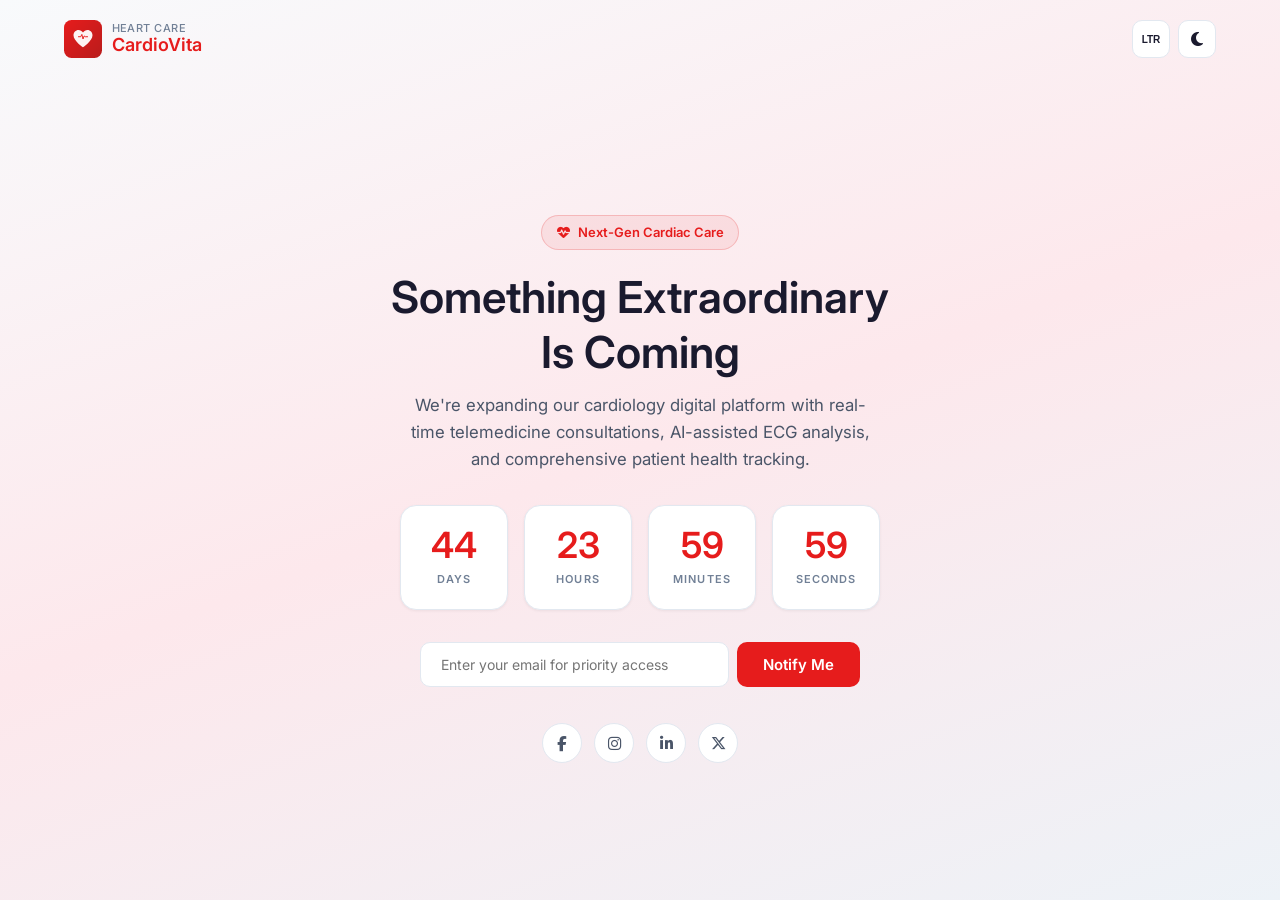
<file: coming-soon.html>
<!DOCTYPE html>
<html lang="en" id="root-html">
<head>
    <meta charset="UTF-8">
    <meta name="viewport" content="width=device-width, initial-scale=1.0">
    <meta name="description" content="CardioVita new patient tools and telemedicine portal are launching soon. Subscribe for launch updates.">
    <title>Coming Soon | CardioVita Heart Care Clinic</title>
    <link rel="icon" type="image/svg+xml" href="favicon.svg">
    <link rel="preconnect" href="https://fonts.googleapis.com">
    <link rel="preconnect" href="https://fonts.gstatic.com" crossorigin>
    <link href="https://fonts.googleapis.com/css2?family=Inter:wght@400;500;600;700;800&display=swap" rel="stylesheet">
    <link rel="stylesheet" href="https://cdnjs.cloudflare.com/ajax/libs/font-awesome/6.5.1/css/all.min.css">
    <link rel="stylesheet" href="style.css?v=2">
    <script>(function(){try{if(localStorage.getItem('cv-dark')==='1'){document.documentElement.classList.add('dark')}if(localStorage.getItem('cv-rtl')==='1'){document.documentElement.setAttribute('dir','rtl')}}catch(e){}})();</script>
</head>
<body class="fullscreen-page">

<!-- Top Bar -->
<div class="fullscreen-topbar">
    <a href="index.html" class="nav-logo" aria-label="CardioVita Home">
        <svg width="38" height="38" viewBox="0 0 100 100" fill="none" xmlns="http://www.w3.org/2000/svg">
            <defs><linearGradient id="logoBg" x1="0%" y1="0%" x2="100%" y2="100%"><stop offset="0%" stop-color="#E61C1C"/><stop offset="100%" stop-color="#B91C1C"/></linearGradient></defs>
            <rect width="100" height="100" rx="20" fill="url(#logoBg)"/>
            <path d="M50 72 C50 72 25 55 25 40 C25 32 31 26 38 26 C43 26 47 29 50 33 C53 29 57 26 62 26 C69 26 75 32 75 40 C75 55 50 72 50 72Z" fill="white" opacity="0.95"/>
            <path d="M38 44 L44 44 L47 38 L50 50 L53 42 L56 44 L62 44" stroke="#E61C1C" stroke-width="2.5" stroke-linecap="round" stroke-linejoin="round" fill="none"/>
        </svg>
        <div class="nav-logo-text">
            <span class="brand-top">Heart Care</span>
            <span class="brand-bottom">CardioVita</span>
        </div>
    </a>
    <div style="display:flex;gap:0.5rem;">
        <button onclick="toggleDir()" class="auth-toggle-btn" title="Toggle Direction" aria-label="Toggle layout direction">
            <span class="dir-label" style="font-size:0.625rem;font-weight:600;">LTR</span>
        </button>
        <button onclick="toggleTheme()" class="auth-toggle-btn" title="Toggle Theme" aria-label="Toggle dark mode">
            <span class="theme-icon-wrap"><i class="fa-solid fa-moon"></i></span>
        </button>
    </div>
</div>

<!-- Content -->
<div class="fullscreen-content">
    <div style="position:relative;max-width:540px;width:100%;margin:0 auto;">
        <!-- Heart Pulse Badge -->
        <div style="display:inline-flex;align-items:center;gap:0.5rem;padding:0.4rem 0.9rem;border-radius:var(--radius-full);background:rgba(230, 28, 28,0.08);border:1px solid rgba(230, 28, 28,0.2);color:var(--primary);font-size:0.8125rem;font-weight:600;margin-bottom:1.25rem;">
            <i class="fa-solid fa-heart-pulse"></i>
            Next-Gen Cardiac Care
        </div>

        <h1 class="coming-title">Something Extraordinary Is Coming</h1>
        <p class="coming-desc">We're expanding our cardiology digital platform with real-time telemedicine consultations, AI-assisted ECG analysis, and comprehensive patient health tracking.</p>

        <!-- Countdown Grid -->
        <div class="countdown-grid">
            <div class="countdown-item">
                <div class="countdown-value" id="cdDays">45</div>
                <div class="countdown-label">Days</div>
            </div>
            <div class="countdown-item">
                <div class="countdown-value" id="cdHours">12</div>
                <div class="countdown-label">Hours</div>
            </div>
            <div class="countdown-item">
                <div class="countdown-value" id="cdMins">30</div>
                <div class="countdown-label">Minutes</div>
            </div>
            <div class="countdown-item">
                <div class="countdown-value" id="cdSecs">00</div>
                <div class="countdown-label">Seconds</div>
            </div>
        </div>

        <!-- Subscribe Form -->
        <form class="subscribe-form" onsubmit="event.preventDefault(); alert('Thank you for subscribing! We will notify you the moment we launch.'); this.reset();">
            <input type="email" placeholder="Enter your email for priority access" required aria-label="Email address for notifications">
            <button type="submit" class="btn btn-primary" style="white-space:nowrap;">Notify Me</button>
        </form>

        <!-- Social Links -->
        <div class="coming-socials">
            <a href="https://facebook.com" target="_blank" rel="noopener" class="coming-social-link" title="Facebook" aria-label="Facebook">
                <i class="fa-brands fa-facebook-f"></i>
            </a>
            <a href="https://instagram.com" target="_blank" rel="noopener" class="coming-social-link" title="Instagram" aria-label="Instagram">
                <i class="fa-brands fa-instagram"></i>
            </a>
            <a href="https://linkedin.com" target="_blank" rel="noopener" class="coming-social-link" title="LinkedIn" aria-label="LinkedIn">
                <i class="fa-brands fa-linkedin-in"></i>
            </a>
            <a href="https://twitter.com" target="_blank" rel="noopener" class="coming-social-link" title="Twitter / X" aria-label="Twitter / X">
                <i class="fa-brands fa-x-twitter"></i>
            </a>
        </div>
    </div>
</div>

<script src="components.js"></script>
<script>
    document.addEventListener('DOMContentLoaded', function() {
        initAuthPage();

        // 45-day Countdown Timer
        const launchDate = new Date();
        launchDate.setDate(launchDate.getDate() + 45);

        function updateTimer() {
            const now = new Date().getTime();
            const distance = launchDate.getTime() - now;
            if (distance < 0) return;

            const days = Math.floor(distance / (1000 * 60 * 60 * 24));
            const hours = Math.floor((distance % (1000 * 60 * 60 * 24)) / (1000 * 60 * 60));
            const minutes = Math.floor((distance % (1000 * 60 * 60)) / (1000 * 60));
            const seconds = Math.floor((distance % (1000 * 60)) / 1000);

            const elDays = document.getElementById('cdDays');
            const elHours = document.getElementById('cdHours');
            const elMins = document.getElementById('cdMins');
            const elSecs = document.getElementById('cdSecs');

            if (elDays) elDays.textContent = String(days).padStart(2, '0');
            if (elHours) elHours.textContent = String(hours).padStart(2, '0');
            if (elMins) elMins.textContent = String(minutes).padStart(2, '0');
            if (elSecs) elSecs.textContent = String(seconds).padStart(2, '0');
        }

        updateTimer();
        setInterval(updateTimer, 1000);
    });
</script>
</body>
</html>
</file>
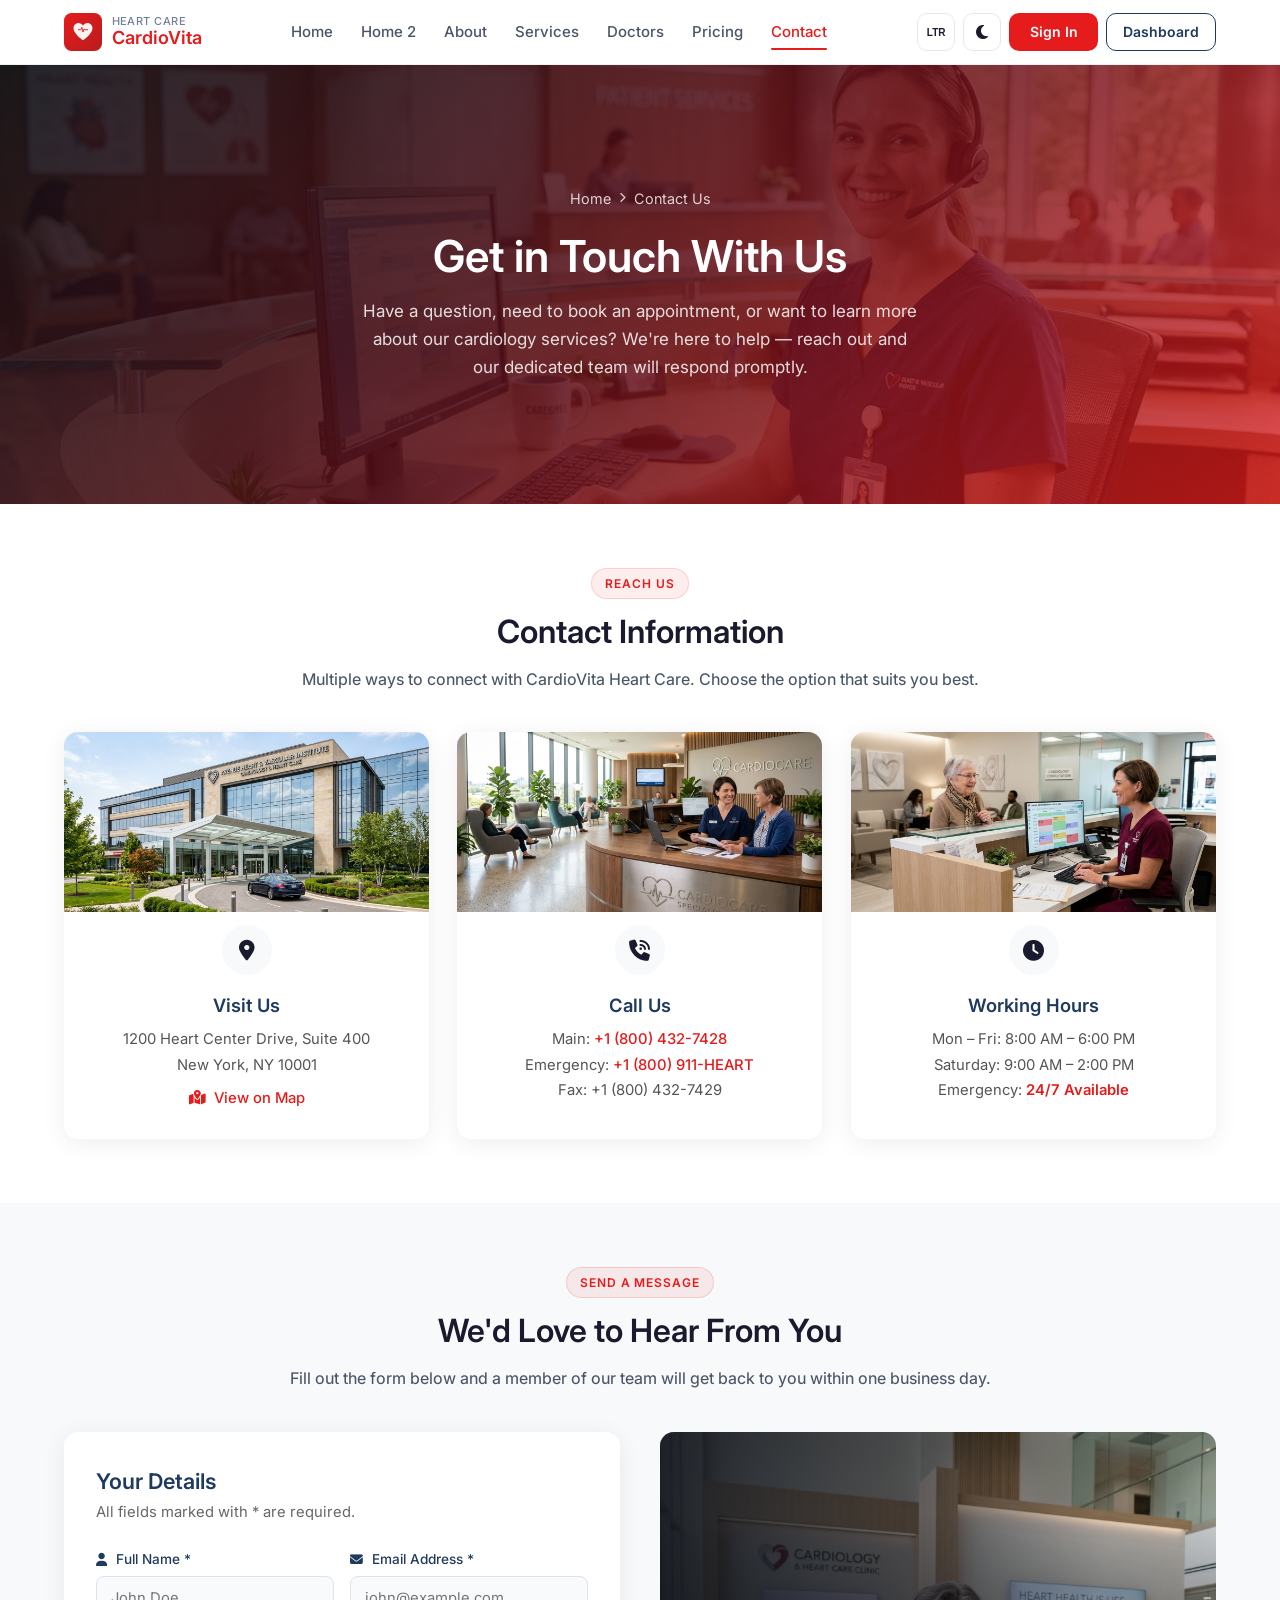
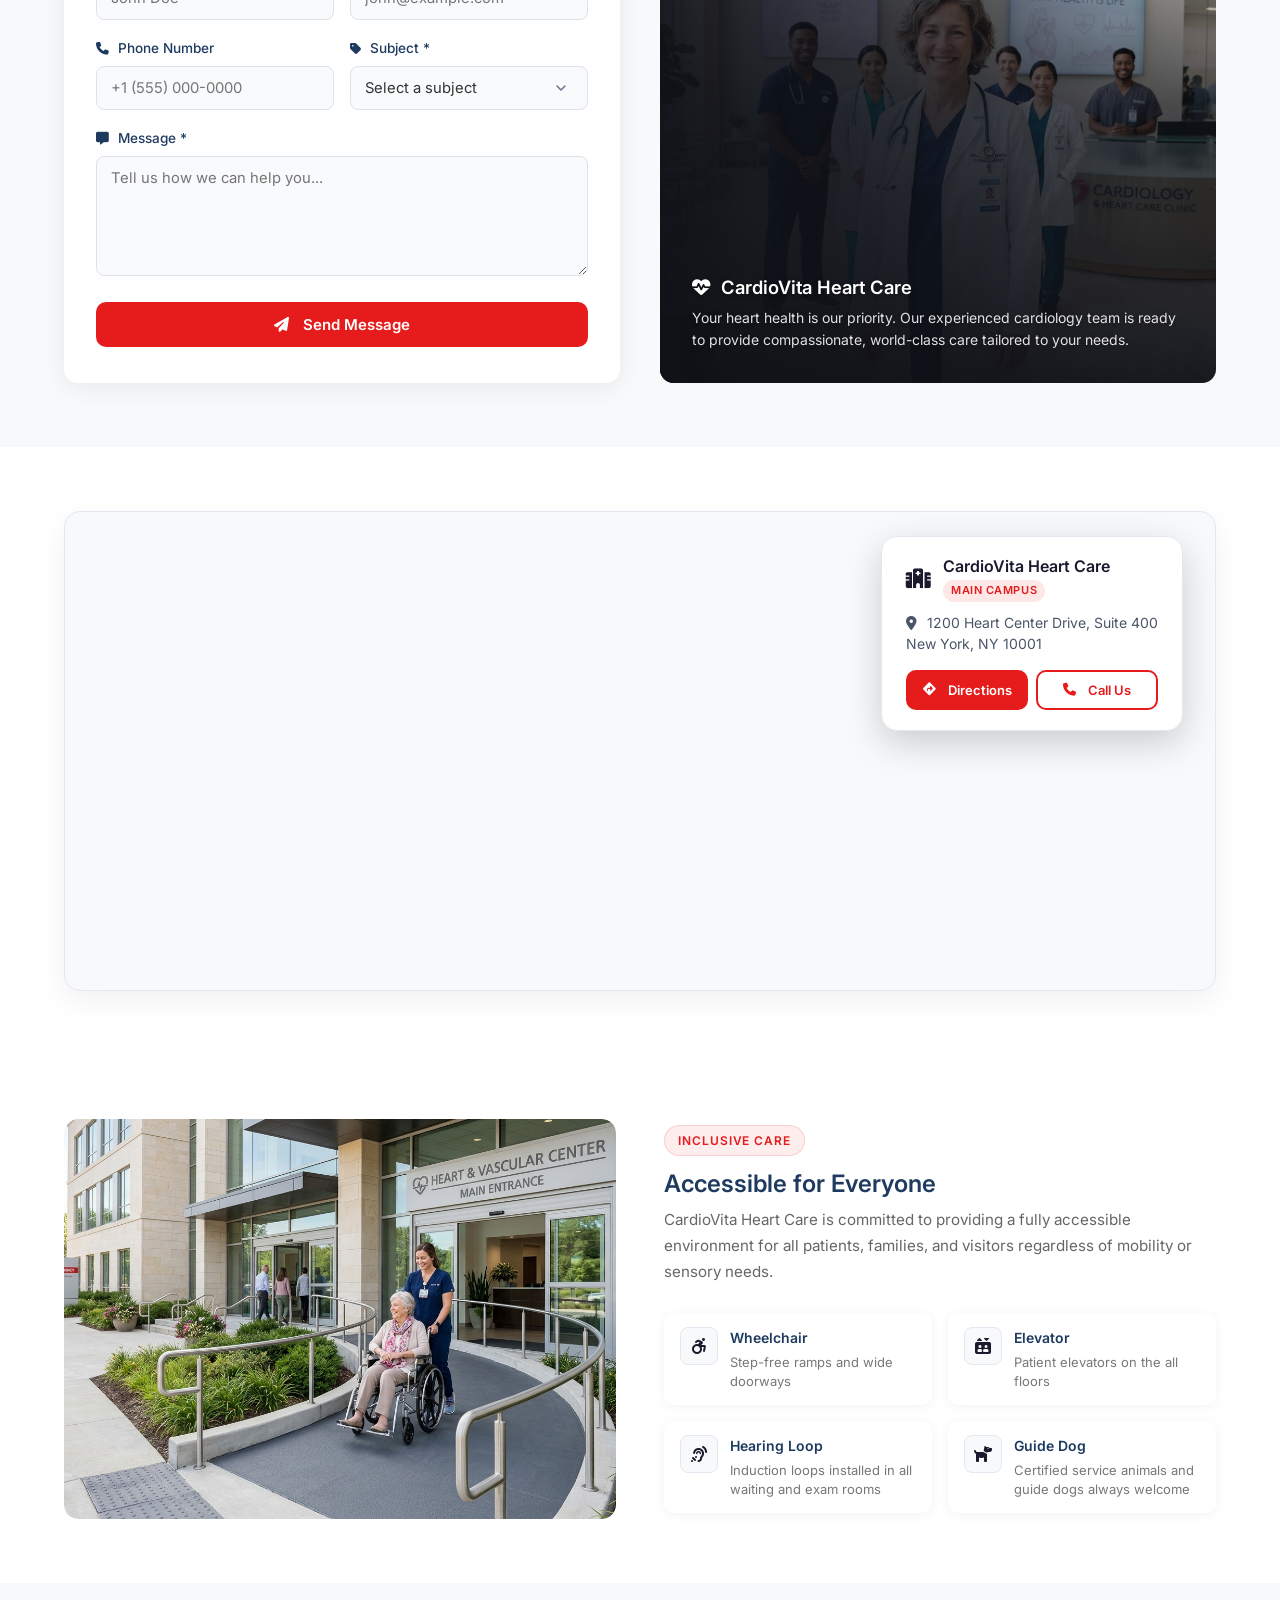
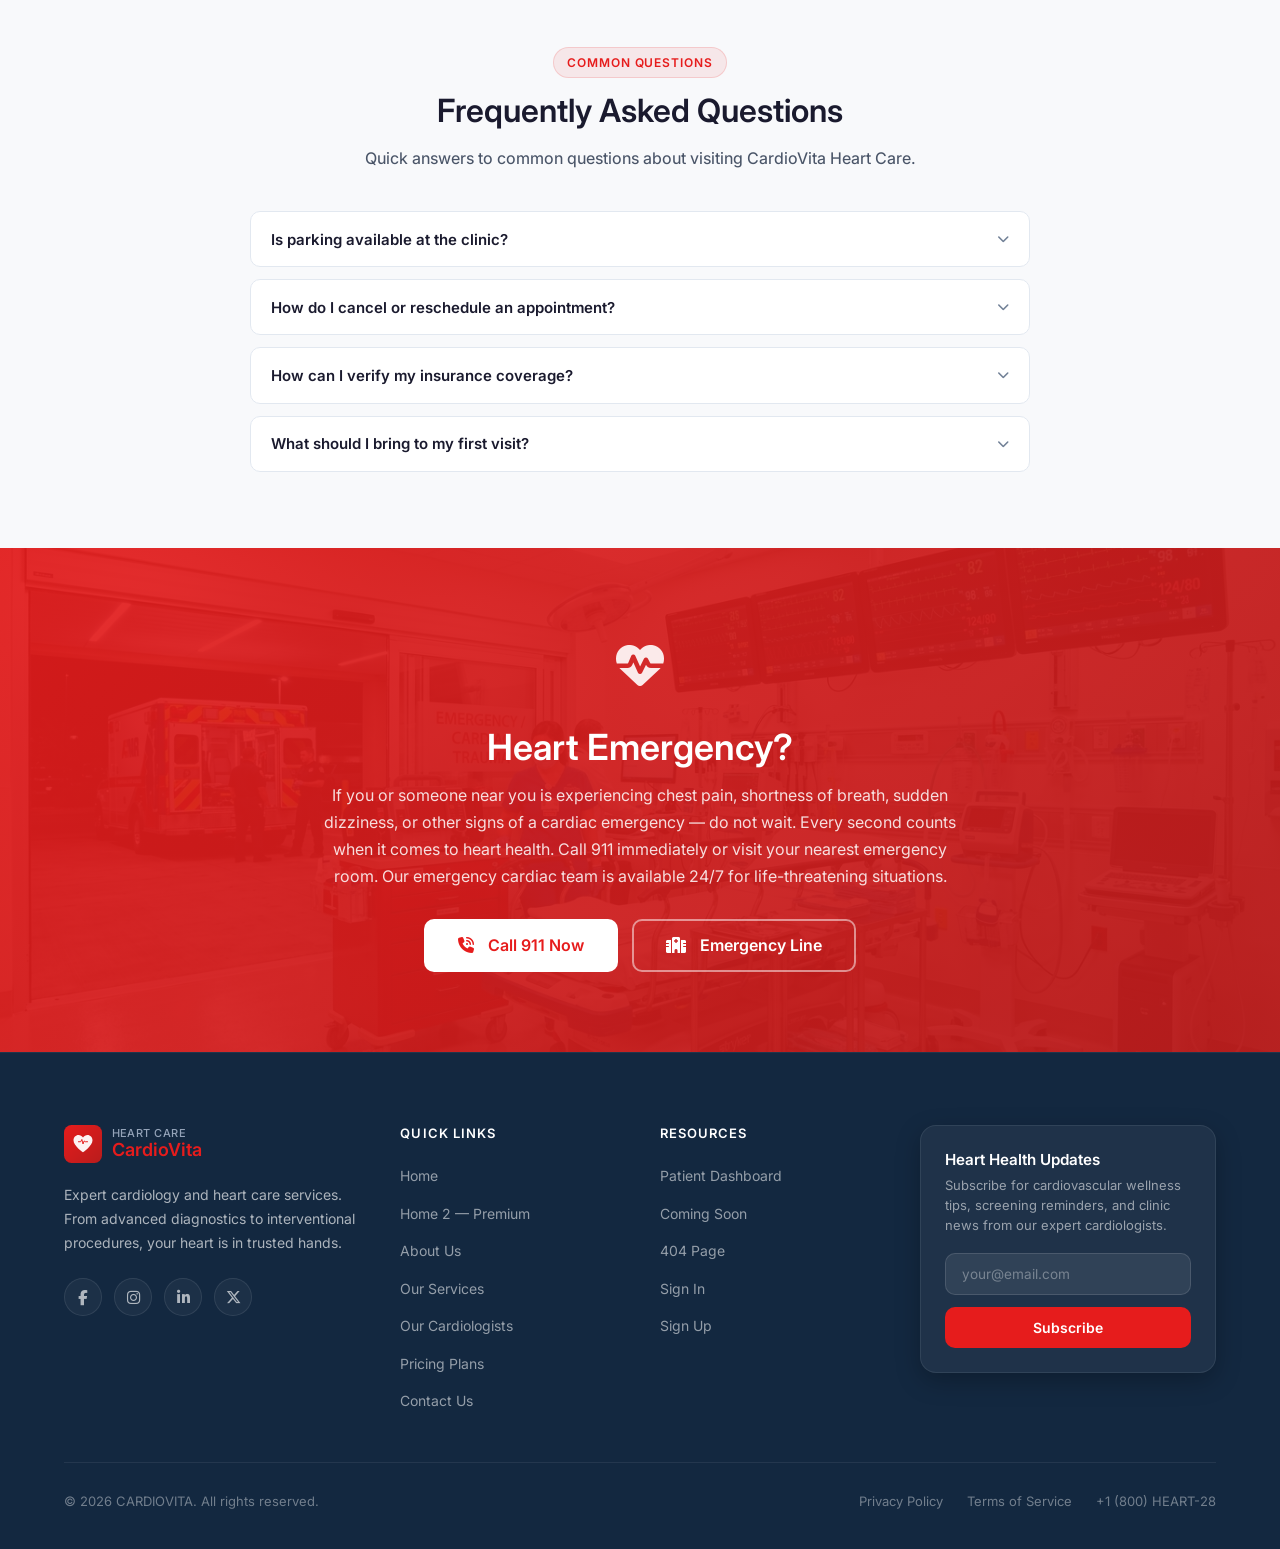
<file: contact.html>
<!DOCTYPE html>
<html lang="en" dir="ltr">
<head>
    <meta charset="UTF-8">
    <meta name="viewport" content="width=device-width, initial-scale=1.0">
    <link rel="icon" href="favicon.svg" type="image/svg+xml">
    <link rel="preconnect" href="https://fonts.googleapis.com">
    <link rel="preconnect" href="https://fonts.gstatic.com" crossorigin>
    <link href="https://fonts.googleapis.com/css2?family=Inter:wght@300;400;500;600&display=swap" rel="stylesheet">
    <link rel="stylesheet" href="https://cdnjs.cloudflare.com/ajax/libs/font-awesome/6.5.1/css/all.min.css">
    <link rel="stylesheet" href="style.css">
    <script>
      try{if(localStorage.getItem('cv-dark')==='1')document.documentElement.classList.add('dark');if(localStorage.getItem('cv-rtl')==='1')document.documentElement.setAttribute('dir','rtl');}catch(e){}
    </script>
    <title>Contact Us — CardioVita Heart Care</title>
    <style>
      /* ── Hero ── */
      .contact-hero {
        position: relative;
        min-height: 440px;
        display: flex;
        align-items: center;
        justify-content: center;
        text-align: center;
        overflow: hidden;
      }
      .contact-hero-bg {
        position: absolute;
        inset: 0;
        background: url('assets/images/contact-hero.jpg') center/cover no-repeat;
      }
      .contact-hero-overlay {
        position: absolute;
        inset: 0;
        background: linear-gradient(135deg, rgba(15, 17, 23, 0.88) 0%, rgba(92, 13, 23, 0.85) 50%, rgba(230, 28, 28, 0.75) 100%);
      }
      html.dark .contact-hero-overlay,
      :root.dark .contact-hero-overlay {
        background: linear-gradient(135deg, rgba(11, 4, 6, 0.94) 0%, rgba(45, 8, 14, 0.90) 50%, rgba(185, 28, 28, 0.75) 100%);
      }
      .contact-hero-content {
        position: relative;
        z-index: 2;
        max-width: 720px;
        padding: 80px 0;
        color: #fff;
      }
      .contact-hero-content h1 {
        font-size: 2.75rem;
        font-weight: 600;
        margin-bottom: 16px;
        line-height: 1.2;
        color: #fff;
      }
      .contact-hero-content p {
        font-size: 1.125rem;
        font-weight: 400;
        opacity: .92;
        max-width: 560px;
        margin: 0 auto;
        line-height: 1.7;
        color: #fff;
      }
      .contact-hero-breadcrumb {
        display: flex;
        align-items: center;
        justify-content: center;
        gap: 8px;
        margin-bottom: 20px;
        font-size: .9rem;
        font-weight: 400;
        color: rgba(255,255,255,.8);
      }
      .contact-hero-breadcrumb a {
        color: rgba(255,255,255,.8);
        text-decoration: none;
        transition: color .2s;
      }
      .contact-hero-breadcrumb a:hover { color: #fff; }

      /* ── Info Cards ── */
      .info-cards-grid {
        display: grid;
        grid-template-columns: repeat(3, 1fr);
        gap: 28px;
      }
      .info-card {
        background: #fff;
        border-radius: 14px;
        overflow: hidden;
        box-shadow: 0 4px 24px rgba(0,0,0,.07);
        transition: transform .3s, box-shadow .3s;
      }
      .info-card:hover {
        transform: translateY(-6px);
        box-shadow: 0 12px 36px rgba(0,0,0,.12);
      }
      .info-card-img {
        width: 100%;
        height: 180px;
        object-fit: cover;
        display: block;
      }
      .info-card-body {
        padding: 28px 24px;
        text-align: center;
      }
      .info-card-icon {
        width: 56px;
        height: 56px;
        border-radius: 50%;
        background: var(--bg-alt);
        display: inline-flex;
        align-items: center;
        justify-content: center;
        font-size: 1.3rem;
        color: var(--text);
        border: 1px solid var(--border);
        margin-bottom: 16px;
        margin-top: -44px;
        position: relative;
        z-index: 2;
        border: 3px solid #fff;
      }
      .info-card-title {
        font-size: 1.15rem;
        font-weight: 600;
        color: #1E3A5F;
        margin-bottom: 10px;
      }
      .info-card-detail {
        font-size: .925rem;
        font-weight: 400;
        color: #555;
        line-height: 1.7;
      }
      .info-card-detail a {
        color: #E61C1C;
        text-decoration: none;
        font-weight: 500;
      }
      .info-card-detail a:hover { text-decoration: underline; }

      .dark .info-card { background: #1e293b; }
      .dark .info-card-icon { border-color: #1e293b; background: rgba(230, 28, 28,.2); }
      .dark .info-card-title { color: #e2e8f0; }
      .dark .info-card-detail { color: #94a3b8; }

      /* ── Contact Form Section ── */
      .contact-form-grid {
        display: grid;
        grid-template-columns: 1fr 1fr;
        gap: 40px;
        align-items: start;
      }
      .contact-form-wrapper {
        background: #fff;
        border-radius: 14px;
        padding: 36px 32px;
        box-shadow: 0 4px 24px rgba(0,0,0,.07);
      }
      .contact-form-wrapper h3 {
        font-size: 1.35rem;
        font-weight: 600;
        color: #1E3A5F;
        margin-bottom: 6px;
      }
      .contact-form-wrapper > p {
        font-size: .925rem;
        font-weight: 400;
        color: #666;
        margin-bottom: 24px;
        line-height: 1.6;
      }
      .form-row {
        display: grid;
        grid-template-columns: 1fr 1fr;
        gap: 16px;
      }
      .form-group {
        margin-bottom: 18px;
      }
      .form-group label {
        display: block;
        font-size: .85rem;
        font-weight: 500;
        color: #1E3A5F;
        margin-bottom: 6px;
      }
      .form-group input,
      .form-group select,
      .form-group textarea {
        width: 100%;
        padding: 12px 14px;
        border: 1.5px solid #dde3ea;
        border-radius: 8px;
        font-family: 'Inter', sans-serif;
        font-size: .925rem;
        font-weight: 400;
        color: #333;
        background: #f8fafc;
        transition: border-color .2s, box-shadow .2s;
        outline: none;
        box-sizing: border-box;
      }
      .form-group select {
        appearance: none;
        -webkit-appearance: none;
        -moz-appearance: none;
        background-color: #f8fafc;
        background-image: url("data:image/svg+xml,%3Csvg xmlns='http://www.w3.org/2000/svg' width='16' height='16' viewBox='0 0 24 24' fill='none' stroke='%2364748b' stroke-width='2.2' stroke-linecap='round' stroke-linejoin='round'%3E%3Cpolyline points='6 9 12 15 18 9'%3E%3C/polyline%3E%3C/svg%3E");
        background-repeat: no-repeat;
        background-position: right 18px center;
        background-size: 16px;
        padding-right: 44px;
        cursor: pointer;
      }
      [dir="rtl"] .form-group select {
        background-position: left 18px center;
        padding-right: 14px;
        padding-left: 44px;
      }
      .form-group input:focus,
      .form-group select:focus,
      .form-group textarea:focus {
        border-color: #E61C1C;
        box-shadow: 0 0 0 3px rgba(230, 28, 28,.1);
      }
      .form-group textarea {
        resize: vertical;
        min-height: 120px;
      }
      .contact-form-image {
        border-radius: 14px;
        overflow: hidden;
        height: 100%;
        min-height: 480px;
        position: relative;
      }
      .contact-form-image img {
        width: 100%;
        height: 100%;
        object-fit: cover;
        display: block;
        position: absolute;
        inset: 0;
      }
      .contact-form-image-overlay {
        position: absolute;
        inset: 0;
        background: 
          linear-gradient(to right, rgba(15, 17, 23, 0.92) 0%, rgba(15, 17, 23, 0.6) 50%, rgba(15, 17, 23, 0.15) 80%, transparent 100%),
          linear-gradient(to top, rgba(15, 17, 23, 0.95) 0%, rgba(15, 17, 23, 0.65) 50%, transparent 85%);
        display: flex;
        flex-direction: column;
        justify-content: flex-end;
        padding: 32px;
        color: #fff;
      }
      [dir="rtl"] .contact-form-image-overlay {
        background: 
          linear-gradient(to left, rgba(15, 17, 23, 0.92) 0%, rgba(15, 17, 23, 0.6) 50%, rgba(15, 17, 23, 0.15) 80%, transparent 100%),
          linear-gradient(to top, rgba(15, 17, 23, 0.95) 0%, rgba(15, 17, 23, 0.65) 50%, transparent 85%);
      }
      .contact-form-image-overlay h4 {
        font-size: 1.15rem;
        font-weight: 600;
        margin-bottom: 8px;
        color: #fff;
        text-shadow: 0 1px 4px rgba(0,0,0,0.4);
      }
      .contact-form-image-overlay p {
        font-size: .875rem;
        font-weight: 400;
        opacity: .95;
        line-height: 1.6;
        color: #fff;
        text-shadow: 0 1px 4px rgba(0,0,0,0.4);
      }

      .dark .contact-form-wrapper { background: #1e293b; }
      .dark .contact-form-wrapper h3 { color: #e2e8f0; }
      .dark .contact-form-wrapper > p { color: #94a3b8; }
      .dark .form-group label { color: #cbd5e1; }
      .dark .form-group input,
      .dark .form-group textarea {
        background: #0f172a;
        border-color: #334155;
        color: #e2e8f0;
      }
      .dark .form-group select,
      html.dark .form-group select {
        background-color: #0f172a;
        background-image: url("data:image/svg+xml,%3Csvg xmlns='http://www.w3.org/2000/svg' width='16' height='16' viewBox='0 0 24 24' fill='none' stroke='%2394a3b8' stroke-width='2.2' stroke-linecap='round' stroke-linejoin='round'%3E%3Cpolyline points='6 9 12 15 18 9'%3E%3C/polyline%3E%3C/svg%3E");
        border-color: #334155;
        color: #e2e8f0;
      }

      /* ── Live Map Section ── */
      .map-section {
        position: relative;
        height: 480px;
        width: 100%;
        overflow: hidden;
        background: var(--bg-alt);
        border-radius: 16px;
        border: 1px solid var(--border);
        box-shadow: 0 10px 30px rgba(0,0,0,0.06);
      }
      .dark .map-section {
        border-color: #334155;
        box-shadow: 0 10px 30px rgba(0,0,0,0.3);
      }
      .map-section iframe {
        width: 100%;
        height: 100%;
        border: 0;
        display: block;
      }
      .map-floating-card {
        position: absolute;
        top: 24px;
        right: 32px;
        left: auto;
        z-index: 2;
        background: var(--bg-card);
        border: 1px solid var(--border);
        border-radius: var(--radius-lg);
        padding: 20px 24px;
        max-width: 340px;
        box-shadow: 0 12px 36px rgba(0,0,0,0.18);
        backdrop-filter: blur(12px);
      }
      .map-floating-header {
        display: flex;
        align-items: center;
        gap: 12px;
        margin-bottom: 10px;
      }
      .map-floating-header strong {
        display: block;
        font-size: 1rem;
        font-weight: 600;
        color: var(--text);
        line-height: 1.2;
      }
      .map-badge {
        display: inline-block;
        font-size: 0.6875rem;
        font-weight: 600;
        text-transform: uppercase;
        letter-spacing: 0.05em;
        background: rgba(230, 28, 28, 0.1);
        color: var(--primary);
        padding: 2px 8px;
        border-radius: var(--radius-full);
        margin-top: 2px;
      }
      .map-floating-card p {
        font-size: 0.875rem;
        color: var(--text-light);
        margin-bottom: 16px;
        line-height: 1.5;
      }
      .map-floating-actions {
        display: flex;
        gap: 8px;
      }
      .map-floating-actions .btn {
        flex: 1;
        font-size: 0.8125rem;
        padding: 0.55rem 0.85rem;
        text-align: center;
        justify-content: center;
      }
      [dir="rtl"] .map-floating-card {
        left: auto;
        right: 32px;
      }
      @media (max-width: 768px) {
        .map-section {
          height: 420px;
        }
        .map-floating-card {
          top: auto;
          bottom: 16px;
          left: 16px;
          right: 16px;
          max-width: none;
          padding: 16px 18px;
        }
        [dir="rtl"] .map-floating-card {
          right: 16px;
        }
      }
      @media (max-width: 480px) {
        .map-section {
          height: 380px;
        }
        .map-floating-card p {
          display: none;
        }
      }

      /* ── Accessibility ── */
      .accessibility-layout {
        display: grid;
        grid-template-columns: 1fr 1fr;
        gap: 48px;
        align-items: center;
      }
      .accessibility-img {
        border-radius: 14px;
        overflow: hidden;
      }
      .accessibility-img img {
        width: 100%;
        height: 400px;
        object-fit: cover;
        display: block;
        border-radius: 14px;
      }
      .accessibility-content h3 {
        font-size: 1.5rem;
        font-weight: 600;
        color: #1E3A5F;
        margin-bottom: 8px;
      }
      .accessibility-content > p {
        font-size: .95rem;
        font-weight: 400;
        color: #666;
        margin-bottom: 28px;
        line-height: 1.7;
      }
      .access-features {
        display: grid;
        grid-template-columns: 1fr 1fr;
        gap: 16px;
      }
      .access-feature {
        display: flex;
        align-items: flex-start;
        gap: 12px;
        padding: 14px 16px;
        background: #fff;
        border-radius: 10px;
        box-shadow: 0 2px 12px rgba(0,0,0,.05);
        transition: transform .25s;
        min-width: 0;
      }
      .access-feature:hover { transform: translateY(-3px); }
      .access-feature-icon {
        width: 38px;
        height: 38px;
        border-radius: 8px;
        background: var(--bg-alt);
        display: flex;
        align-items: center;
        justify-content: center;
        flex-shrink: 0;
        font-size: 1rem;
        color: var(--text);
        border: 1px solid var(--border);
      }
      .access-feature-text {
        min-width: 0;
        flex: 1;
      }
      .access-feature-text strong {
        display: block;
        font-size: .875rem;
        font-weight: 600;
        color: #1E3A5F;
        margin-bottom: 4px;
        white-space: nowrap;
      }
      .access-feature-text span {
        font-size: .8125rem;
        font-weight: 400;
        color: #777;
        line-height: 1.45;
        display: block;
      }

      .dark .accessibility-content h3 { color: #e2e8f0; }
      .dark .accessibility-content > p { color: #94a3b8; }
      .dark .access-feature { background: #1e293b; }
      .dark .access-feature-icon { background: var(--bg-alt); }
      .dark .access-feature-text strong { color: #e2e8f0; }
      .dark .access-feature-text span { color: #94a3b8; }

      /* ── FAQ ── */
      .faq-grid {
        max-width: 780px;
        margin: 0 auto;
      }

      /* ── Emergency CTA ── */
      .emergency-cta {
        position: relative;
        overflow: hidden;
        padding: 80px 0;
        text-align: center;
      }
      .emergency-cta-bg {
        position: absolute;
        inset: 0;
        background: url('assets/images/contact-emergency.jpg') center/cover no-repeat;
      }
      .emergency-cta-overlay {
        position: absolute;
        inset: 0;
        background: linear-gradient(135deg, rgba(230, 28, 28,.92) 0%, rgba(185, 28, 28,.95) 100%);
      }
      .emergency-cta-content {
        position: relative;
        z-index: 2;
        max-width: 640px;
        margin: 0 auto;
        color: #fff;
      }
      .emergency-cta-content .emergency-icon {
        font-size: 3rem;
        margin-bottom: 20px;
        opacity: .9;
      }
      .emergency-cta-content h2 {
        font-size: 2.25rem;
        font-weight: 600;
        margin-bottom: 12px;
        color: #fff;
      }
      .emergency-cta-content p {
        font-size: 1rem;
        font-weight: 400;
        opacity: .92;
        line-height: 1.7;
        margin-bottom: 28px;
        color: #fff;
      }

      /* ── Responsive ── */
      @media (max-width: 1024px) {
        .info-cards-grid { gap: 20px; }
        .contact-form-grid { gap: 28px; }
        .accessibility-layout { gap: 32px; }
      }
      @media (max-width: 768px) {
        .contact-hero-content h1 { font-size: 2rem; }
        .contact-hero { min-height: 360px; }
        .info-cards-grid { grid-template-columns: 1fr; max-width: 420px; margin: 0 auto; }
        .contact-form-grid { grid-template-columns: 1fr; }
        .contact-form-image { min-height: 300px; }
        .contact-form-image-overlay { padding: 24px 20px; }
        .form-row { grid-template-columns: 1fr; }
        .accessibility-layout { grid-template-columns: 1fr; }
        .accessibility-img img { height: 280px; }
        .access-features { grid-template-columns: 1fr 1fr; }
        .emergency-cta-content h2 { font-size: 1.75rem; }
      }
      @media (max-width: 360px) {
        .contact-hero-content h1 { font-size: 1.6rem; }
        .contact-hero { min-height: 320px; }
        .access-features { grid-template-columns: 1fr; }
        .emergency-cta { padding: 56px 16px; }
      }
    </style>
</head>
<body>
    <div id="navbar-placeholder"></div>

    <main>

        <!-- ═══════════════════════════════════════════════
             1. HERO BANNER
        ═══════════════════════════════════════════════ -->
        <section class="contact-hero page-hero">
            <div class="contact-hero-bg"></div>
            <div class="contact-hero-overlay page-hero-overlay"></div>
            <div class="container">
                <div class="contact-hero-content page-hero-content fade-up">
                    <div class="contact-hero-breadcrumb">
                        <a href="index.html">Home</a>
                        <i class="fa-solid fa-chevron-right" style="font-size:.65rem;"></i>
                        <span>Contact Us</span>
                    </div>
                    <h1>Get in Touch With Us</h1>
                    <p>Have a question, need to book an appointment, or want to learn more about our cardiology services? We're here to help — reach out and our dedicated team will respond promptly.</p>
                </div>
            </div>
        </section>

        <!-- ═══════════════════════════════════════════════
             2. CONTACT INFO CARDS
        ═══════════════════════════════════════════════ -->
        <section class="section">
            <div class="container">
                <div class="section-header text-center fade-up">
                    <span class="section-tag">Reach Us</span>
                    <h2 class="section-title">Contact Information</h2>
                    <p class="section-desc">Multiple ways to connect with CardioVita Heart Care. Choose the option that suits you best.</p>
                </div>

                <div class="info-cards-grid fade-up">
                    <!-- Visit Us -->
                    <div class="info-card">
                        <img src="assets/images/contact-building.jpg" alt="CardioVita Heart Center building" class="info-card-img">
                        <div class="info-card-body">
                            <div class="info-card-icon">
                                <i class="fa-solid fa-location-dot"></i>
                            </div>
                            <h3 class="info-card-title">Visit Us</h3>
                            <p class="info-card-detail">
                                1200 Heart Center Drive, Suite 400<br>
                                New York, NY 10001<br>
                                <a href="#map-section" style="margin-top:8px; display:inline-block;">
                                    <i class="fa-solid fa-map-location-dot" style="margin-right:4px;"></i> View on Map
                                </a>
                            </p>
                        </div>
                    </div>

                    <!-- Call Us -->
                    <div class="info-card">
                        <img src="assets/images/contact-reception.jpg" alt="Clinic reception desk" class="info-card-img">
                        <div class="info-card-body">
                            <div class="info-card-icon">
                                <i class="fa-solid fa-phone-volume"></i>
                            </div>
                            <h3 class="info-card-title">Call Us</h3>
                            <p class="info-card-detail">
                                Main: <a href="tel:+18004327428">+1 (800) 432-7428</a><br>
                                Emergency: <a href="tel:+18009114327">+1 (800) 911-HEART</a><br>
                                Fax: +1 (800) 432-7429
                            </p>
                        </div>
                    </div>

                    <!-- Working Hours -->
                    <div class="info-card">
                        <img src="assets/images/contact-hours.jpg" alt="Clinic working hours" class="info-card-img">
                        <div class="info-card-body">
                            <div class="info-card-icon">
                                <i class="fa-solid fa-clock"></i>
                            </div>
                            <h3 class="info-card-title">Working Hours</h3>
                            <p class="info-card-detail">
                                Mon – Fri: 8:00 AM – 6:00 PM<br>
                                Saturday: 9:00 AM – 2:00 PM<br>
                                Emergency: <strong style="font-weight:600; color:#E61C1C;">24/7 Available</strong>
                            </p>
                        </div>
                    </div>
                </div>
            </div>
        </section>

        <!-- ═══════════════════════════════════════════════
             3. CONTACT FORM
        ═══════════════════════════════════════════════ -->
        <section class="section bg-alt">
            <div class="container">
                <div class="section-header text-center fade-up">
                    <span class="section-tag">Send a Message</span>
                    <h2 class="section-title">We'd Love to Hear From You</h2>
                    <p class="section-desc">Fill out the form below and a member of our team will get back to you within one business day.</p>
                </div>

                <div class="contact-form-grid fade-up">
                    <!-- Form -->
                    <div class="contact-form-wrapper">
                        <h3>Your Details</h3>
                        <p>All fields marked with * are required.</p>
                        <form id="contactForm" onsubmit="return false;">
                            <div class="form-row">
                                <div class="form-group">
                                    <label for="fullName"><i class="fa-solid fa-user" style="margin-right:5px; font-size:.8rem;"></i> Full Name *</label>
                                    <input type="text" id="fullName" name="fullName" placeholder="John Doe" required>
                                </div>
                                <div class="form-group">
                                    <label for="email"><i class="fa-solid fa-envelope" style="margin-right:5px; font-size:.8rem;"></i> Email Address *</label>
                                    <input type="email" id="email" name="email" placeholder="john@example.com" required>
                                </div>
                            </div>
                            <div class="form-row">
                                <div class="form-group">
                                    <label for="phone"><i class="fa-solid fa-phone" style="margin-right:5px; font-size:.8rem;"></i> Phone Number</label>
                                    <input type="tel" id="phone" name="phone" placeholder="+1 (555) 000-0000">
                                </div>
                                <div class="form-group">
                                    <label for="subject"><i class="fa-solid fa-tag" style="margin-right:5px; font-size:.8rem;"></i> Subject *</label>
                                    <select id="subject" name="subject" required>
                                        <option value="" disabled selected>Select a subject</option>
                                        <option value="appointment">Book an Appointment</option>
                                        <option value="consultation">General Consultation</option>
                                        <option value="insurance">Insurance &amp; Billing</option>
                                        <option value="records">Medical Records</option>
                                        <option value="feedback">Feedback &amp; Suggestions</option>
                                        <option value="other">Other</option>
                                    </select>
                                </div>
                            </div>
                            <div class="form-group">
                                <label for="message"><i class="fa-solid fa-message" style="margin-right:5px; font-size:.8rem;"></i> Message *</label>
                                <textarea id="message" name="message" placeholder="Tell us how we can help you..." required></textarea>
                            </div>
                            <button type="submit" class="btn btn-primary w-full">
                                <i class="fa-solid fa-paper-plane" style="margin-right:6px;"></i> Send Message
                            </button>
                        </form>
                    </div>

                    <!-- Image -->
                    <div class="contact-form-image">
                        <img src="assets/images/contact-form-care.jpg" alt="CardioVita Compassionate Heart Care Team">
                        <div class="contact-form-image-overlay">
                            <h4><i class="fa-solid fa-heart-pulse" style="margin-right:6px;"></i> CardioVita Heart Care</h4>
                            <p>Your heart health is our priority. Our experienced cardiology team is ready to provide compassionate, world-class care tailored to your needs.</p>
                        </div>
                    </div>
                </div>
            </div>
        </section>

        <!-- ═══════════════════════════════════════════════
             4. LIVE MAP SECTION
        ═══════════════════════════════════════════════ -->
        <section class="section map-outer-section" id="map-section" aria-label="CardioVita Clinic Live Location Map">
            <div class="container">
                <div class="map-section">
                    <iframe 
                        src="https://maps.google.com/maps?q=1200+Broadway,+New+York,+NY+10001&amp;t=&amp;z=15&amp;ie=UTF8&amp;iwloc=&amp;output=embed"
                        width="100%" 
                        height="100%" 
                        style="border:0; width:100%; height:100%; display:block;" 
                        allowfullscreen="" 
                        loading="lazy" 
                        referrerpolicy="no-referrer-when-downgrade"
                        title="CardioVita Heart Care Clinic Live Map">
                    </iframe>
                    <div class="map-floating-card fade-up">
                        <div class="map-floating-header">
                            <i class="fa-solid fa-hospital" style="font-size:1.25rem;"></i>
                            <div>
                                <strong>CardioVita Heart Care</strong>
                                <span class="map-badge">Main Campus</span>
                            </div>
                        </div>
                        <p><i class="fa-solid fa-location-dot" style="margin-right:6px;"></i> 1200 Heart Center Drive, Suite 400<br>New York, NY 10001</p>
                        <div class="map-floating-actions">
                            <a href="https://maps.google.com/?q=1200+Broadway+New+York+NY+10001" target="_blank" rel="noopener" class="btn btn-primary btn-sm">
                                <i class="fa-solid fa-diamond-turn-right" style="margin-right:4px;"></i> Directions
                            </a>
                            <a href="tel:+18004327828" class="btn btn-outline btn-sm">
                                <i class="fa-solid fa-phone" style="margin-right:4px;"></i> Call Us
                            </a>
                        </div>
                    </div>
                </div>
            </div>
        </section>

        <!-- ═══════════════════════════════════════════════
             5. ACCESSIBILITY
        ═══════════════════════════════════════════════ -->
        <section class="section">
            <div class="container">
                <div class="accessibility-layout">
                    <div class="accessibility-img fade-up">
                        <img src="assets/images/contact-accessibility.jpg" alt="Accessible entrance to CardioVita clinic">
                    </div>
                    <div class="accessibility-content fade-up">
                        <span class="section-tag">Inclusive Care</span>
                        <h3>Accessible for Everyone</h3>
                        <p>CardioVita Heart Care is committed to providing a fully accessible environment for all patients, families, and visitors regardless of mobility or sensory needs.</p>

                        <div class="access-features">
                            <div class="access-feature">
                                <div class="access-feature-icon">
                                    <i class="fa-solid fa-wheelchair-move"></i>
                                </div>
                                <div class="access-feature-text">
                                    <strong>Wheelchair</strong>
                                    <span>Step-free ramps and wide doorways</span>
                                </div>
                            </div>
                            <div class="access-feature">
                                <div class="access-feature-icon">
                                    <i class="fa-solid fa-elevator"></i>
                                </div>
                                <div class="access-feature-text">
                                    <strong>Elevator</strong>
                                    <span>Patient elevators on the all floors</span>
                                </div>
                            </div>
                            <div class="access-feature">
                                <div class="access-feature-icon">
                                    <i class="fa-solid fa-ear-listen"></i>
                                </div>
                                <div class="access-feature-text">
                                    <strong>Hearing Loop</strong>
                                    <span>Induction loops installed in all waiting and exam rooms</span>
                                </div>
                            </div>
                            <div class="access-feature">
                                <div class="access-feature-icon">
                                    <i class="fa-solid fa-dog"></i>
                                </div>
                                <div class="access-feature-text">
                                    <strong>Guide Dog</strong>
                                    <span>Certified service animals and guide dogs always welcome</span>
                                </div>
                            </div>
                        </div>
                    </div>
                </div>
            </div>
        </section>

        <!-- ═══════════════════════════════════════════════
             6. FAQ
        ═══════════════════════════════════════════════ -->
        <section class="section bg-alt">
            <div class="container">
                <div class="section-header text-center fade-up">
                    <span class="section-tag">Common Questions</span>
                    <h2 class="section-title">Frequently Asked Questions</h2>
                    <p class="section-desc">Quick answers to common questions about visiting CardioVita Heart Care.</p>
                </div>

                <div class="faq-grid fade-up">
                    <!-- FAQ 1 -->
                    <div class="faq-item">
                        <button class="faq-question">
                            <span>Is parking available at the clinic?</span>
                            <i class="fa-solid fa-chevron-down"></i>
                        </button>
                        <div class="faq-answer">
                            <p>Yes! We offer a complimentary multi-level parking garage directly adjacent to the Heart Center building. Handicap-accessible spaces are available on every level, and valet parking is offered at the main entrance during office hours for a nominal fee. Electric vehicle charging stations are also available on Level 2.</p>
                        </div>
                    </div>

                    <!-- FAQ 2 -->
                    <div class="faq-item">
                        <button class="faq-question">
                            <span>How do I cancel or reschedule an appointment?</span>
                            <i class="fa-solid fa-chevron-down"></i>
                        </button>
                        <div class="faq-answer">
                            <p>You can cancel or reschedule your appointment through your patient dashboard, by calling our front desk at +1 (800) 432-7428, or by emailing appointments@cardiovita.com. We kindly ask for at least 24 hours' notice so that we can offer the slot to another patient. Cancellations made with less than 24 hours' notice may be subject to a small fee.</p>
                        </div>
                    </div>

                    <!-- FAQ 3 -->
                    <div class="faq-item">
                        <button class="faq-question">
                            <span>How can I verify my insurance coverage?</span>
                            <i class="fa-solid fa-chevron-down"></i>
                        </button>
                        <div class="faq-answer">
                            <p>Our billing team can verify your insurance before your visit. Simply call +1 (800) 432-7428 and select option 3 for Billing &amp; Insurance, or submit your insurance details through the patient portal. We accept most major insurance plans including Aetna, Blue Cross Blue Shield, Cigna, UnitedHealthcare, and Medicare. If your plan is not listed, contact us and we'll confirm coverage for you.</p>
                        </div>
                    </div>

                    <!-- FAQ 4 -->
                    <div class="faq-item">
                        <button class="faq-question">
                            <span>What should I bring to my first visit?</span>
                            <i class="fa-solid fa-chevron-down"></i>
                        </button>
                        <div class="faq-answer">
                            <p>For your first appointment, please bring a valid photo ID, your insurance card, a list of current medications (including dosages), any relevant medical records or test results from your referring physician, and a list of questions you'd like to discuss. We recommend arriving 15 minutes early to complete the registration process. You can also fill out the new patient forms online through your patient portal ahead of time.</p>
                        </div>
                    </div>
                </div>
            </div>
        </section>

        <!-- ═══════════════════════════════════════════════
             7. EMERGENCY CTA
        ═══════════════════════════════════════════════ -->
        <section class="emergency-cta">
            <div class="emergency-cta-bg"></div>
            <div class="emergency-cta-overlay"></div>
            <div class="container">
                <div class="emergency-cta-content fade-up">
                    <div class="emergency-icon">
                        <i class="fa-solid fa-heart-pulse"></i>
                    </div>
                    <h2>Heart Emergency?</h2>
                    <p style="margin-bottom:28px;">If you or someone near you is experiencing chest pain, shortness of breath, sudden dizziness, or other signs of a cardiac emergency — do not wait. Every second counts when it comes to heart health. Call 911 immediately or visit your nearest emergency room. Our emergency cardiac team is available 24/7 for life-threatening situations.</p>
                    <div class="mt-3" style="display:flex; gap:14px; justify-content:center; flex-wrap:wrap;">
                        <a href="tel:911" class="btn btn-white btn-lg">
                            <i class="fa-solid fa-phone-volume" style="margin-right:6px;"></i> Call 911 Now
                        </a>
                        <a href="tel:+18009114327" class="btn btn-outline btn-lg" style="border-color:rgba(255,255,255,.5); color:#fff;">
                            <i class="fa-solid fa-hospital" style="margin-right:6px;"></i> Emergency Line
                        </a>
                    </div>
                </div>
            </div>
        </section>

    </main>

    <div id="footer-placeholder"></div>
    <script src="components.js"></script>
</body>
</html>
</file>
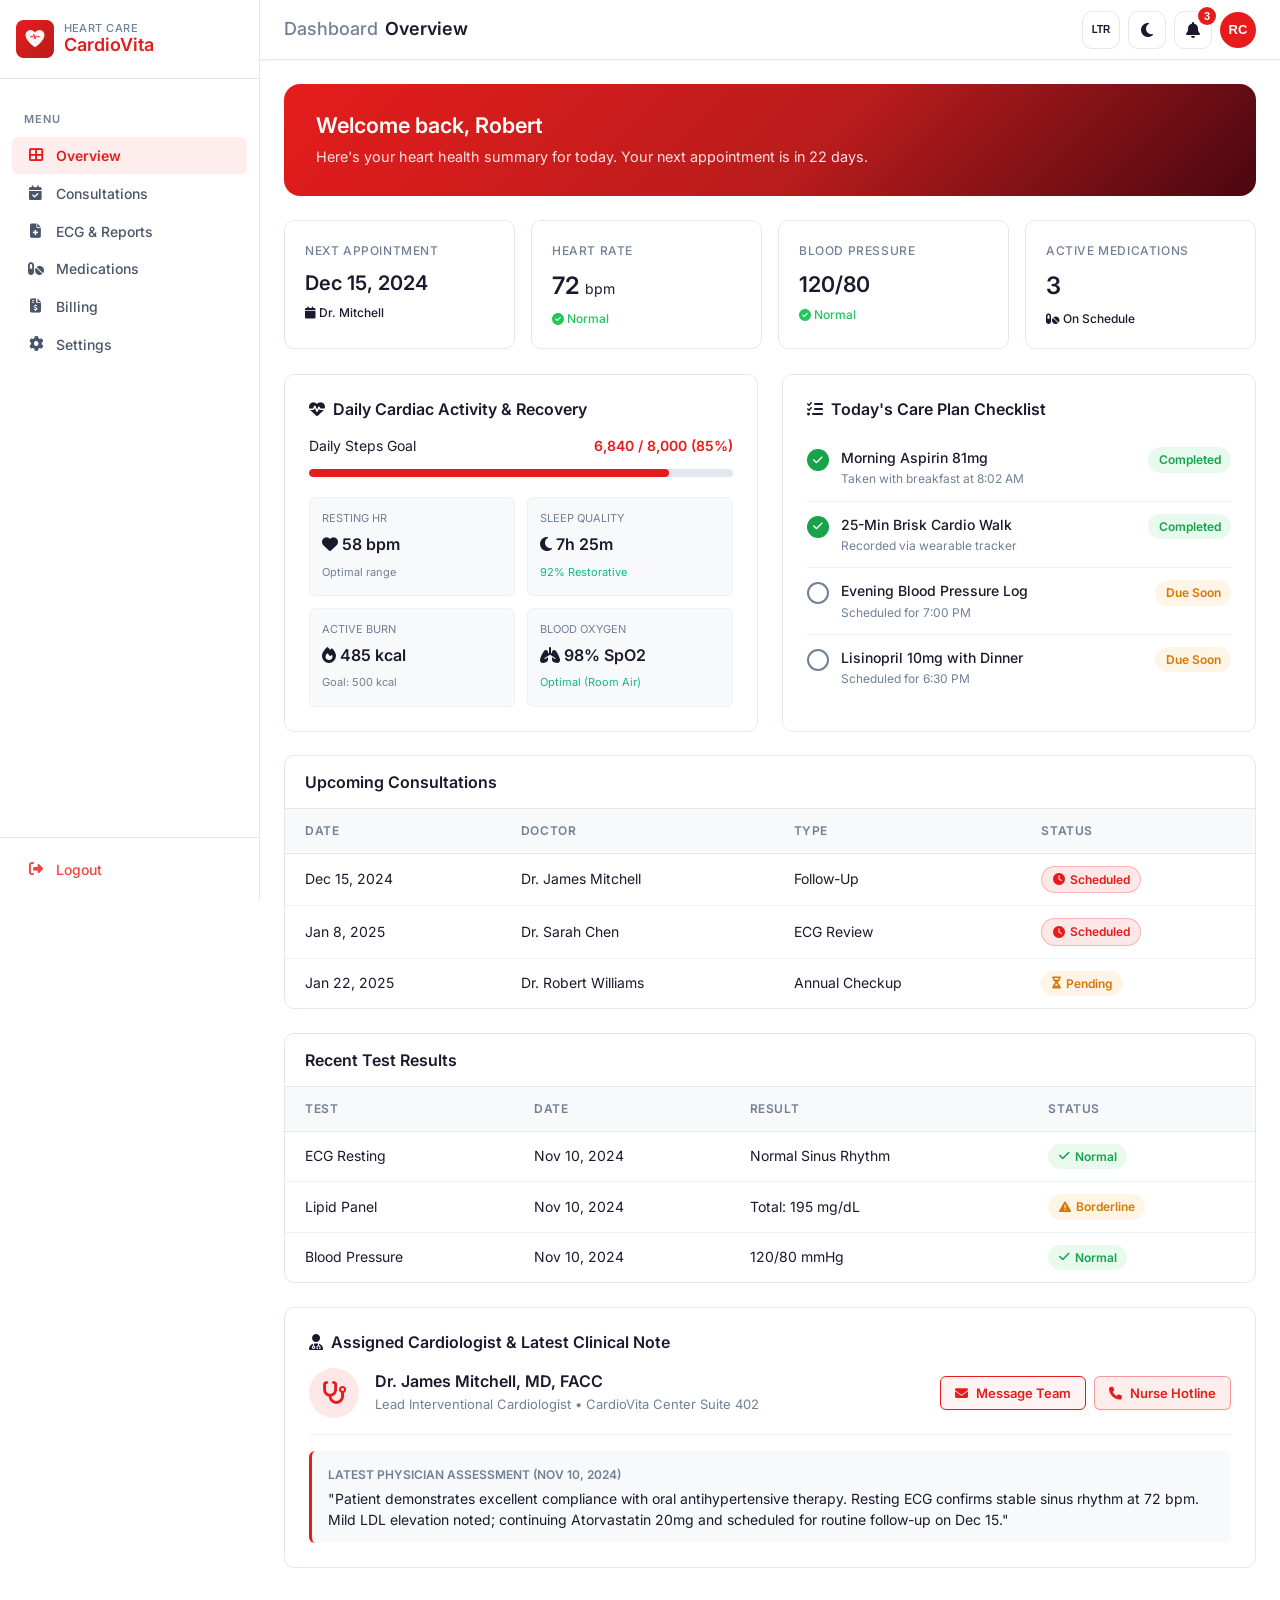
<file: dashboard.html>
<!DOCTYPE html>
<html lang="en" dir="ltr">

<head>
    <meta charset="UTF-8">
    <meta name="viewport" content="width=device-width, initial-scale=1.0">
    <link rel="icon" href="favicon.svg" type="image/svg+xml">
    <link rel="preconnect" href="https://fonts.googleapis.com">
    <link rel="preconnect" href="https://fonts.gstatic.com" crossorigin>
    <link href="https://fonts.googleapis.com/css2?family=Inter:wght@300;400;500;600&display=swap" rel="stylesheet">
    <link rel="stylesheet" href="https://cdnjs.cloudflare.com/ajax/libs/font-awesome/6.5.1/css/all.min.css">
    <link rel="stylesheet" href="style.css">
    <script>
        try { if (localStorage.getItem('cv-dark') === '1') document.documentElement.classList.add('dark'); if (localStorage.getItem('cv-rtl') === '1') document.documentElement.setAttribute('dir', 'rtl'); } catch (e) { }
    </script>
    <title>Patient Dashboard — CardioVita</title>
    <style>
        html,
        body {
            overflow-x: hidden !important;
            max-width: 100vw !important;
            width: 100%;
        }

        .dash-layout {
            display: flex;
            min-height: 100vh;
            width: 100%;
            max-width: 100vw;
            overflow-x: hidden !important;
            box-sizing: border-box;
        }

        .dash-main {
            padding-top: 60px;
            flex: 1;
            min-width: 0 !important;
            max-width: 100vw !important;
            width: 100% !important;
            overflow-x: hidden !important;
            box-sizing: border-box;
        }

        .dash-content {
            flex: 1;
            min-width: 0 !important;
            max-width: 100vw !important;
            width: 100% !important;
            box-sizing: border-box !important;
            overflow-x: hidden !important;
            padding: 1.5rem;
        }

        .dash-tab {
            min-width: 0 !important;
            max-width: 100% !important;
            width: 100% !important;
            box-sizing: border-box;
        }

        .dash-header {
            position: fixed;
            top: 0;
            left: 260px;
            right: 0;
            height: 60px;
            z-index: 90;
            background: var(--bg-card);
            border-bottom: 1px solid var(--border);
            box-shadow: 0 1px 4px rgba(0, 0, 0, 0.05);
            backdrop-filter: blur(12px);
            -webkit-backdrop-filter: blur(12px);
            box-sizing: border-box;
        }

        [dir="rtl"] .dash-header {
            left: 0;
            right: 260px;
        }

        .dash-section-title {
            font-size: 1.25rem;
            font-weight: 600 !important;
            margin-bottom: 1rem;
            color: var(--text);
        }

        .dash-card {
            background: var(--bg-card);
            border: 1px solid var(--border);
            border-radius: var(--radius-md);
            padding: 1.5rem;
            margin-bottom: 1.5rem;
            box-sizing: border-box;
            max-width: 100%;
        }

        .dash-card-title {
            font-size: 1rem;
            font-weight: 600 !important;
            margin-bottom: 1rem;
            color: var(--text);
            display: flex;
            align-items: center;
            gap: 0.5rem;
        }

        .dash-card-title i {
            margin: 0 !important;
            flex-shrink: 0;
        }

        [dir="rtl"] .dash-card-title {
            text-align: right;
            flex-direction: row;
        }

        [dir="rtl"] .dash-card-title i {
            margin: 0 !important;
        }

        [dir="rtl"] i[style*="margin-right"],
        [dir="rtl"] svg[style*="margin-right"] {
            margin-right: 0 !important;
            margin-left: 0.5rem !important;
        }

        .dash-table-wrap {
            background: var(--bg-card);
            border: 1px solid var(--border);
            border-radius: var(--radius-md);
            overflow-x: auto !important;
            -webkit-overflow-scrolling: touch;
            width: 100%;
            max-width: 100%;
            box-sizing: border-box;
            margin-bottom: 1.5rem;
        }

        .dash-table {
            width: 100%;
            border-collapse: collapse;
        }

        .dash-table th,
        .dash-table td {
            white-space: normal;
            word-break: normal;
        }

        .dash-table .btn {
            width: auto !important;
            min-height: auto !important;
            padding: 0.35rem 0.65rem !important;
            font-size: 0.75rem !important;
        }

        .med-grid {
            display: grid;
            grid-template-columns: repeat(2, 1fr);
            gap: 1rem;
            margin-bottom: 1.5rem;
        }

        .med-card {
            background: var(--bg-card);
            border: 1px solid var(--border);
            border-radius: var(--radius-md);
            padding: 1.25rem;
            display: flex;
            gap: 1.25rem;
            align-items: center;
            justify-content: flex-start;
            box-sizing: border-box;
        }

        .med-info {
            min-width: 0;
            flex: 1;
            text-align: start;
        }

        .med-icon {
            width: 44px;
            height: 44px;
            border-radius: var(--radius-sm);
            background: rgba(230, 28, 28, .08);
            display: flex;
            align-items: center;
            justify-content: center;
            color: var(--primary);
            font-size: 1.1rem;
            flex-shrink: 0;
        }

        .med-info h4 {
            font-size: .9375rem;
            margin-bottom: .2rem;
        }

        .med-info p {
            font-size: .8125rem;
            color: var(--text-muted);
            margin-bottom: .15rem;
        }

        .med-status {
            font-size: .75rem;
            font-weight: 600;
            padding: .15rem .5rem;
            border-radius: var(--radius-full);
            display: inline-block;
            margin-top: .25rem;
        }

        .med-status.active {
            background: rgba(34, 197, 94, .1);
            color: #16a34a;
        }

        .med-status.review {
            background: rgba(245, 158, 11, .1);
            color: #d97706;
        }

        .settings-form {
            display: grid;
            grid-template-columns: 1fr 1fr;
            gap: 1rem;
        }

        .settings-form .form-group {
            margin-bottom: 0;
        }

        .settings-full {
            grid-column: 1 / -1;
        }

        .notif-toggle {
            display: flex;
            align-items: center;
            justify-content: space-between;
            padding: .75rem 0;
            border-bottom: 1px solid var(--border-light);
        }

        .notif-toggle:last-child {
            border-bottom: none;
        }

        .notif-toggle-label {
            font-size: .875rem;
            color: var(--text);
        }

        .toggle-switch {
            position: relative;
            width: 44px;
            height: 24px;
            flex-shrink: 0;
        }

        .toggle-switch input {
            opacity: 0;
            width: 0;
            height: 0;
        }

        .toggle-slider {
            position: absolute;
            cursor: pointer;
            inset: 0;
            background: var(--border);
            border-radius: 12px;
            transition: .3s;
        }

        .toggle-slider::before {
            content: '';
            position: absolute;
            height: 18px;
            width: 18px;
            left: 3px;
            bottom: 3px;
            background: #fff;
            border-radius: 50%;
            transition: .3s;
        }

        .toggle-switch input:checked+.toggle-slider {
            background: var(--primary);
        }

        .toggle-switch input:checked+.toggle-slider::before {
            transform: translateX(20px);
        }

        .payment-cards {
            display: grid;
            grid-template-columns: repeat(2, 1fr);
            gap: 1rem;
            margin-top: 1rem;
        }

        .payment-card {
            background: var(--bg-alt);
            border: 1px solid var(--border);
            border-radius: var(--radius-md);
            padding: 1rem;
            display: flex;
            align-items: center;
            gap: .75rem;
            box-sizing: border-box;
        }

        .payment-card i {
            font-size: 1.5rem;
            color: var(--secondary);
            flex-shrink: 0;
        }

        html.dark .payment-card i {
            color: var(--text);
        }

        .payment-card-info h4 {
            font-size: .875rem;
            margin-bottom: .1rem;
        }

        .payment-card-info p {
            font-size: .8125rem;
            color: var(--text-muted);
        }

        .dash-notif-wrap {
            position: relative;
        }

        .dash-profile-wrap {
            position: relative;
        }

        .notif-badge-count {
            position: absolute;
            top: -4px;
            right: -4px;
            width: 18px;
            height: 18px;
            border-radius: 50%;
            background: var(--primary);
            color: #fff;
            font-size: .6875rem;
            font-weight: 600;
            display: flex;
            align-items: center;
            justify-content: center;
        }

        [dir="rtl"] .notif-badge-count {
            right: auto;
            left: -4px;
        }

        .profile-avatar {
            width: 36px;
            height: 36px;
            border-radius: 50%;
            background: var(--primary);
            color: #fff;
            display: flex;
            align-items: center;
            justify-content: center;
            font-size: .8125rem;
            font-weight: 600;
            cursor: pointer;
            border: none;
            flex-shrink: 0;
        }

        .dash-two-col {
            display: grid;
            grid-template-columns: 1fr 1fr;
            gap: 1.5rem;
            margin-bottom: 1.5rem;
        }

        .dash-progress-wrap {
            margin-top: .75rem;
        }

        .dash-progress-bar {
            width: 100%;
            height: 8px;
            background: var(--border);
            border-radius: var(--radius-full);
            overflow: hidden;
        }

        .dash-progress-fill {
            height: 100%;
            background: var(--primary);
            border-radius: var(--radius-full);
            transition: width .3s ease;
        }

        .dash-checklist {
            list-style: none;
            margin: 0;
            padding: 0;
        }

        .dash-check-item {
            display: flex;
            align-items: flex-start;
            justify-content: space-between;
            gap: .75rem;
            padding: .75rem 0;
            border-bottom: 1px solid var(--border-light);
            font-size: .875rem;
        }

        .dash-check-item:last-child {
            border-bottom: none;
        }

        .dash-check-left {
            display: flex;
            align-items: flex-start;
            gap: .75rem;
            flex: 1;
            min-width: 0;
        }

        .dash-check-left>i {
            width: 20px;
            height: 21px;
            display: inline-flex;
            align-items: center;
            justify-content: center;
            flex-shrink: 0;
            text-align: center;
        }

        .dash-check-circle {
            width: 22px;
            height: 22px;
            border-radius: 50%;
            display: inline-flex;
            align-items: center;
            justify-content: center;
            font-size: .6875rem;
            color: #fff;
            flex-shrink: 0;
            margin-top: 2px;
        }

        .dash-check-circle.done {
            background: #16a34a;
        }

        .dash-check-circle.pending {
            border: 2px solid var(--text-muted);
            color: transparent;
        }

        .telehealth-hero-card {
            background: linear-gradient(135deg, rgba(230, 28, 28, 0.10) 0%, rgba(185, 28, 28, 0.05) 100%);
            border: 1px solid var(--border);
            border-radius: var(--radius-md);
            padding: 1.5rem;
            margin-bottom: 1.5rem;
            display: flex;
            align-items: center;
            justify-content: space-between;
            gap: 1.5rem;
            box-sizing: border-box;
            max-width: 100%;
        }

        .telehealth-info h3 {
            font-size: 1.125rem;
            font-weight: 600;
            margin-bottom: .35rem;
        }

        .telehealth-info p {
            font-size: .875rem;
            color: var(--text-light);
        }

        .ecg-strip-card {
            background: linear-gradient(145deg, #0a1120 0%, #070d18 100%);
            border: 1px solid rgba(56, 189, 248, 0.35);
            border-radius: var(--radius-md);
            padding: 1.25rem;
            margin-bottom: 1.5rem;
            color: #FFFFFF !important;
            box-sizing: border-box;
            max-width: 100%;
            box-shadow: 0 8px 24px rgba(0, 0, 0, 0.2);
        }

        .ecg-strip-card h3,
        .ecg-strip-header h3 {
            color: #FFFFFF !important;
        }

        .ecg-strip-card p {
            color: #94A3B8 !important;
        }

        .ecg-strip-card .status-badge {
            background: rgba(16, 185, 129, 0.16) !important;
            color: #34D399 !important;
            border: 1px solid rgba(16, 185, 129, 0.32) !important;
        }

        .ecg-strip-card .status-badge i {
            color: #34D399 !important;
        }

        .ecg-strip-card .btn-outline-white {
            color: #FFFFFF !important;
            border-color: rgba(255, 255, 255, 0.8) !important;
            background: rgba(255, 255, 255, 0.08) !important;
        }

        .ecg-strip-card .btn-outline-white:hover {
            background: rgba(255, 255, 255, 0.2) !important;
            border-color: #FFFFFF !important;
            color: #FFFFFF !important;
        }

        .ecg-strip-header {
            display: flex;
            align-items: center;
            justify-content: space-between;
            margin-bottom: 1rem;
            gap: 1rem;
            flex-wrap: wrap;
        }

        .ecg-strip-grid {
            display: grid;
            grid-template-columns: repeat(4, 1fr);
            gap: .75rem;
            margin-bottom: 1rem;
        }

        .ecg-param-box {
            background: rgba(15, 23, 42, .75);
            border: 1px solid rgba(56, 189, 248, .2);
            border-radius: var(--radius-sm);
            padding: .6rem .75rem;
            box-sizing: border-box;
            min-width: 0;
        }

        .ecg-param-lbl {
            font-size: .6875rem;
            color: #94a3b8;
            text-transform: uppercase;
        }

        .ecg-param-val {
            font-size: .9375rem;
            font-weight: 700;
            color: #38bdf8;
        }

        .upload-dropzone {
            border: 2px dashed var(--border);
            border-radius: var(--radius-md);
            padding: 1.75rem;
            text-align: center;
            background: var(--bg-alt);
            cursor: pointer;
            transition: border-color .2s;
            margin-bottom: 1.5rem;
            box-sizing: border-box;
            max-width: 100%;
        }

        .upload-dropzone:hover {
            border-color: var(--primary);
        }

        .policy-card {
            background: var(--bg-card);
            border: 1px solid var(--border);
            border-radius: var(--radius-md);
            padding: 1.5rem;
            margin-bottom: 1.5rem;
            box-sizing: border-box;
            max-width: 100%;
        }

        .policy-grid {
            display: grid;
            grid-template-columns: repeat(3, 1fr);
            gap: 1rem;
            margin-top: 1rem;
        }

        .policy-item {
            padding: .75rem;
            background: var(--bg-alt);
            border-radius: var(--radius-sm);
            border: 1px solid var(--border-light);
            box-sizing: border-box;
            min-width: 0;
        }

        .policy-lbl {
            font-size: .6875rem;
            color: var(--text-muted);
            text-transform: uppercase;
        }

        .policy-val {
            font-size: 1rem;
            font-weight: 600;
            color: var(--text);
            margin-top: .25rem;
        }

        .advisory-box {
            background: rgba(245, 158, 11, .08);
            border-left: 4px solid #d97706;
            padding: 1rem 1.25rem;
            border-radius: var(--radius-sm);
            margin-bottom: 1.5rem;
            box-sizing: border-box;
            max-width: 100%;
        }

        [dir="rtl"] .advisory-box {
            border-left: none;
            border-right: 4px solid #d97706;
        }

        .advisory-box h4 {
            font-size: .9375rem;
            color: #d97706;
            margin-bottom: .35rem;
        }

        .advisory-box p {
            font-size: .84375rem;
            color: var(--text);
            line-height: 1.5;
        }

        @media (max-width: 1024px) {
            .dash-sidebar {
                transform: translateX(-100%);
                z-index: 10001;
                box-shadow: 0 0 35px rgba(0, 0, 0, 0.4);
            }

            [dir="rtl"] .dash-sidebar {
                transform: translateX(100%);
            }

            .dash-sidebar.open {
                transform: translateX(0) !important;
            }

            .dash-sidebar-overlay {
                display: none;
                position: fixed;
                inset: 0;
                background: rgba(0, 0, 0, 0.5);
                z-index: 10000;
                backdrop-filter: blur(2px);
            }

            .dash-sidebar-overlay.active {
                display: block !important;
            }

            .dash-main {
                margin-left: 0 !important;
                width: 100% !important;
                max-width: 100vw !important;
                overflow-x: hidden !important;
            }

            [dir="rtl"] .dash-main {
                margin-right: 0 !important;
            }

            .dash-header,
            [dir="rtl"] .dash-header {
                left: 0 !important;
                right: 0 !important;
                width: 100% !important;
                max-width: 100vw !important;
                padding: 0.5rem 1.25rem !important;
                box-sizing: border-box !important;
            }

            .dash-mobile-toggle {
                display: flex !important;
            }

            .dash-sidebar-close {
                display: flex !important;
            }

            .dash-header-title {
                display: flex !important;
                align-items: center;
                gap: 0.45rem;
                font-size: 1.15rem !important;
            }
        }

        @media (max-width: 900px) {
            .dash-two-col {
                grid-template-columns: 1fr;
            }

            .ecg-strip-grid {
                grid-template-columns: repeat(2, 1fr);
            }

            .policy-grid {
                grid-template-columns: 1fr;
            }

            .telehealth-hero-card {
                flex-direction: column;
                align-items: stretch;
            }
        }

        @media (max-width: 768px) {

            html,
            body {
                overflow-x: hidden !important;
                max-width: 100vw !important;
                width: 100% !important;
            }

            .dash-layout {
                overflow-x: hidden !important;
                max-width: 100vw !important;
                width: 100% !important;
            }

            .dash-main {
                margin-left: 0 !important;
                width: 100% !important;
                max-width: 100vw !important;
                overflow-x: hidden !important;
            }

            [dir="rtl"] .dash-main {
                margin-right: 0 !important;
            }

            .dash-content {
                padding: 1rem 0.75rem !important;
                width: 100% !important;
                max-width: 100vw !important;
                overflow-x: hidden !important;
                box-sizing: border-box !important;
            }

            .dash-header,
            [dir="rtl"] .dash-header {
                left: 0 !important;
                right: 0 !important;
                width: 100% !important;
                max-width: 100vw !important;
                padding: 0.5rem 0.75rem !important;
                box-sizing: border-box !important;
            }

            @media (max-width: 576px) {
                .dash-header-title {
                    display: none !important;
                }
            }

            .dash-mobile-toggle {
                display: flex !important;
            }

            .dash-welcome {
                padding: 1.15rem 1rem !important;
                margin-bottom: 1rem !important;
            }

            .dash-welcome h2 {
                font-size: 1.15rem !important;
            }

            .dash-welcome p {
                font-size: 0.8125rem !important;
            }

            .dash-card {
                padding: 1rem 0.85rem !important;
                margin-bottom: 1rem !important;
            }

            .dash-card-title {
                font-size: 0.9375rem !important;
                margin-bottom: 0.75rem !important;
            }

            .dash-section-title {
                font-size: 1.1rem !important;
                margin-bottom: 0.75rem !important;
            }

            .dash-metrics-grid {
                grid-template-columns: repeat(2, 1fr) !important;
                gap: 0.65rem !important;
                margin-bottom: 1rem !important;
            }

            .dash-metric-card {
                padding: 0.85rem 0.75rem !important;
            }

            .dash-metric-value {
                font-size: 1.25rem !important;
            }

            .dash-metric-label {
                font-size: 0.6875rem !important;
            }

            .med-grid {
                grid-template-columns: repeat(2, 1fr) !important;
                gap: 0.75rem !important;
            }

            .settings-form,
            .payment-cards {
                grid-template-columns: 1fr !important;
                gap: 0.75rem !important;
            }

            .med-card {
                align-items: center !important;
                justify-content: flex-start !important;
                gap: 1.25rem !important;
            }

            .telehealth-hero-card {
                padding: 1rem 0.85rem !important;
                gap: 0.85rem !important;
            }

            .telehealth-hero-card>div:last-child {
                display: flex;
                flex-direction: column;
                gap: 0.5rem;
                width: 100%;
            }

            .telehealth-hero-card .btn {
                width: 100% !important;
                justify-content: center !important;
            }

            .ecg-strip-card {
                padding: 1rem 0.85rem !important;
            }

            .ecg-strip-header {
                flex-direction: column !important;
                align-items: stretch !important;
                gap: 0.75rem !important;
            }

            .ecg-strip-header>div:last-child {
                display: flex;
                gap: 0.5rem;
                width: 100%;
            }

            .ecg-strip-header>div:last-child .btn {
                flex: 1;
                justify-content: center;
                font-size: 0.75rem !important;
                padding: 0.45rem 0.5rem !important;
            }

            .ecg-strip-grid {
                grid-template-columns: repeat(2, 1fr) !important;
                gap: 0.5rem !important;
            }

            .ecg-param-box {
                padding: 0.5rem 0.6rem !important;
            }

            .ecg-param-lbl {
                font-size: 0.625rem !important;
            }

            .ecg-param-val {
                font-size: 0.875rem !important;
            }

            .dash-table th,
            .dash-table td {
                padding: 0.55rem 0.65rem !important;
                font-size: 0.8125rem !important;
            }

            .dash-table-header {
                padding: 0.75rem 0.85rem !important;
            }

            .dash-table-title {
                font-size: 0.9375rem !important;
            }

            .upload-dropzone {
                padding: 1.25rem 0.85rem !important;
            }

            .upload-dropzone .btn {
                width: 100% !important;
                white-space: normal;
                font-size: 0.75rem !important;
            }

            .care-team-row {
                gap: 1rem !important;
            }

            .care-team-actions {
                width: 100% !important;
                display: flex !important;
                gap: 0.5rem !important;
            }

            .care-team-actions .btn {
                flex: 1 !important;
                justify-content: center !important;
                font-size: 0.75rem !important;
                padding: 0.45rem 0.5rem !important;
            }

            .billing-statement-row {
                gap: 1rem !important;
                flex-direction: column !important;
                align-items: stretch !important;
            }

            .billing-btn-group {
                flex-direction: column !important;
                width: 100% !important;
            }

            .billing-btn-group .btn {
                width: 100% !important;
                justify-content: center !important;
                text-align: center;
            }

            .tax-doc-row .btn,
            .refill-header-row .btn,
            .delivery-row .btn {
                width: 100% !important;
                justify-content: center !important;
            }

            .dash-tab>div:last-child .btn-primary {
                width: 100% !important;
                justify-content: center !important;
            }
        }

        @media (max-width: 576px) {
            .med-grid {
                grid-template-columns: 1fr !important;
            }
        }

        @media (max-width: 480px) {
            .dash-metrics-grid {
                grid-template-columns: 1fr !important;
            }

            .dash-header-right {
                gap: 0.25rem !important;
            }

            .dash-header-right .nav-icon-btn {
                width: 32px !important;
                height: 32px !important;
            }

            .profile-avatar {
                width: 30px !important;
                height: 30px !important;
                font-size: 0.75rem !important;
            }

            .dash-notif-dropdown,
            [dir="rtl"] .dash-notif-dropdown {
                position: fixed !important;
                top: 62px !important;
                left: 10px !important;
                right: 10px !important;
                width: auto !important;
                max-width: calc(100vw - 20px) !important;
                margin: 0 !important;
                box-sizing: border-box !important;
                z-index: 250 !important;
            }

            .dash-profile-dropdown {
                max-width: calc(100vw - 20px) !important;
            }
        }

        /* LOGOUT CONFIRMATION MODAL */
        .btn-danger {
            background: #DC2626;
            color: #FFFFFF;
            border-color: #DC2626
        }

        .btn-danger:hover {
            background: #B91C1C;
            border-color: #B91C1C;
            box-shadow: 0 4px 16px rgba(220, 38, 38, 0.35)
        }

        .dash-modal-backdrop {
            position: fixed;
            inset: 0;
            z-index: 1000;
            background: rgba(0, 0, 0, 0.72);
            backdrop-filter: blur(6px);
            -webkit-backdrop-filter: blur(6px);
            display: flex;
            align-items: center;
            justify-content: center;
            padding: 1rem;
            opacity: 0;
            visibility: hidden;
            pointer-events: none;
            transition: opacity .25s ease, visibility .25s ease
        }

        .dash-modal-backdrop.open {
            opacity: 1;
            visibility: visible;
            pointer-events: auto
        }

        .dash-modal-card {
            background: var(--bg-card);
            border: 1px solid var(--border);
            border-radius: var(--radius-lg);
            padding: 2.25rem 2rem 1.75rem;
            width: 100%;
            max-width: 420px;
            box-shadow: 0 25px 50px -12px rgba(0, 0, 0, 0.45);
            text-align: center;
            position: relative;
            transform: scale(.92) translateY(12px);
            transition: transform .25s cubic-bezier(.16, 1, .3, 1);
            box-sizing: border-box
        }

        .dash-modal-backdrop.open .dash-modal-card {
            transform: scale(1) translateY(0)
        }

        .dash-modal-icon {
            width: 60px;
            height: 60px;
            border-radius: 50%;
            background: rgba(239, 68, 68, .12);
            color: #EF4444;
            font-size: 1.5rem;
            display: inline-flex;
            align-items: center;
            justify-content: center;
            margin-bottom: 1.15rem;
            border: 1px solid rgba(239, 68, 68, .25);
            box-shadow: 0 0 24px rgba(239, 68, 68, .18)
        }

        .dash-modal-title {
            font-size: 1.25rem;
            font-weight: 600 !important;
            color: var(--text);
            margin-bottom: .5rem
        }

        .dash-modal-desc {
            font-size: .875rem;
            color: var(--text-muted);
            line-height: 1.55;
            margin-bottom: 1.75rem
        }

        .dash-modal-actions {
            display: flex;
            gap: .75rem;
            justify-content: center
        }

        .dash-modal-actions .btn {
            flex: 1;
            min-height: 44px;
            font-size: .875rem;
            font-weight: 600;
            justify-content: center;
            box-sizing: border-box;
            display: inline-flex;
            align-items: center;
            gap: .4rem
        }

        .dash-modal-close {
            position: absolute;
            top: .85rem;
            right: .85rem;
            background: transparent;
            border: none;
            color: var(--text-muted);
            font-size: 1.1rem;
            cursor: pointer;
            width: 32px;
            height: 32px;
            border-radius: 50%;
            display: flex;
            align-items: center;
            justify-content: center;
            transition: background .2s, color .2s
        }

        [dir="rtl"] .dash-modal-close {
            right: auto;
            left: .85rem
        }

        .dash-modal-close:hover {
            background: var(--bg-alt);
            color: var(--text)
        }

        @media(max-width:480px) {
            .dash-modal-card {
                padding: 1.75rem 1.25rem;
                max-width: 330px
            }

            .dash-modal-actions {
                flex-direction: column-reverse;
                gap: .6rem
            }

            .dash-modal-actions .btn {
                width: 100% !important
            }
        }


        .ecg-strip-header {
            display: flex;
            align-items: center;
            justify-content: space-between;
            margin-bottom: 1rem;
            gap: 1rem;
        }

        .ecg-btn-group {
            display: flex;
            align-items: center;
            gap: 0.5rem;
            flex-shrink: 0;
            flex-wrap: nowrap;
        }

        .ecg-btn-group .btn {
            white-space: nowrap !important;
        }

        @media (max-width: 576px) {
            .ecg-strip-header {
                flex-direction: column !important;
                align-items: stretch !important;
                gap: 0.75rem !important;
            }

            .ecg-btn-group {
                width: 100% !important;
                display: flex !important;
                gap: 0.5rem !important;
            }

            .ecg-btn-group .btn {
                flex: 1 !important;
                justify-content: center !important;
                font-size: 0.75rem !important;
                padding: 0.45rem 0.5rem !important;
            }
        }

        /* ═════════════════════════════════════════════════════════════
           RESPONSIVE MOBILE DASHBOARD TABLE & CARD LAYOUT
           Eliminates horizontal sidescroll on mobile viewports
           ═════════════════════════════════════════════════════════════ */
        @media (max-width: 768px) {
            .dash-table-wrap {
                overflow-x: hidden !important;
                width: 100% !important;
                box-sizing: border-box !important;
                margin-bottom: 1.25rem !important;
            }

            .dash-table {
                min-width: 0 !important;
                width: 100% !important;
            }

            .dash-table.dash-table-cards-mobile {
                display: block !important;
                width: 100% !important;
                min-width: 0 !important;
                border: none !important;
            }

            .dash-table.dash-table-cards-mobile thead {
                display: none !important;
            }

            .dash-table.dash-table-cards-mobile tbody {
                display: block !important;
                width: 100% !important;
            }

            .dash-table.dash-table-cards-mobile tr {
                display: block !important;
                padding: 0.85rem 1rem !important;
                border-bottom: 1px solid var(--border) !important;
                box-sizing: border-box !important;
                width: 100% !important;
                background: transparent !important;
            }

            .dash-table.dash-table-cards-mobile tr:last-child {
                border-bottom: none !important;
            }

            .dash-table.dash-table-cards-mobile td {
                display: flex !important;
                justify-content: space-between !important;
                align-items: center !important;
                padding: 0.35rem 0 !important;
                border: none !important;
                font-size: 0.8125rem !important;
                white-space: normal !important;
                text-align: right !important;
                box-sizing: border-box !important;
                gap: 0.75rem !important;
            }

            .dash-table.dash-table-cards-mobile td::before {
                content: attr(data-label);
                font-weight: 600 !important;
                color: var(--text-muted) !important;
                font-size: 0.72rem !important;
                text-transform: uppercase !important;
                letter-spacing: 0.03em !important;
                text-align: left !important;
                flex-shrink: 0 !important;
            }

            .dash-table.dash-table-cards-mobile td .cell-val {
                display: inline-flex !important;
                align-items: center !important;
                gap: 0.35rem !important;
                text-align: right !important;
                word-break: break-word !important;
                justify-content: flex-end !important;
                flex-wrap: wrap !important;
            }

            [dir="rtl"] .dash-table.dash-table-cards-mobile td {
                text-align: left !important;
            }

            [dir="rtl"] .dash-table.dash-table-cards-mobile td::before {
                text-align: right !important;
            }

            [dir="rtl"] .dash-table.dash-table-cards-mobile td .cell-val {
                text-align: left !important;
                justify-content: flex-start !important;
            }

            .dash-table.dash-table-cards-mobile td[data-label="Action"] {
                padding-top: 0.55rem !important;
                justify-content: stretch !important;
            }

            .dash-table.dash-table-cards-mobile td[data-label="Action"] .btn {
                width: 100% !important;
                justify-content: center !important;
                padding: 0.45rem 0.75rem !important;
                font-size: 0.8125rem !important;
                font-weight: 600 !important;
            }

            .dash-table.dash-table-cards-mobile td[data-label="Action"] a {
                display: flex !important;
                align-items: center !important;
                justify-content: center !important;
                gap: 0.35rem !important;
                width: 100% !important;
                padding: 0.45rem 0.75rem !important;
                background: rgba(230, 28, 28, 0.1) !important;
                border: 1px solid rgba(230, 28, 28, 0.3) !important;
                border-radius: var(--radius-sm) !important;
                color: var(--primary) !important;
                font-weight: 600 !important;
                font-size: 0.8125rem !important;
                text-decoration: none !important;
                box-sizing: border-box !important;
                transition: background 0.2s, border-color 0.2s;
            }

            .dash-table.dash-table-cards-mobile td[data-label="Action"] a:hover {
                background: rgba(230, 28, 28, 0.18) !important;
                border-color: var(--primary) !important;
            }

            /* Ultra-compact Weekly Schedule for 100% fit on mobile */
            .table-schedule-wrap {
                overflow-x: hidden !important;
            }

            .med-schedule-table {
                min-width: 0 !important;
                width: 100% !important;
                table-layout: fixed !important;
                border-collapse: collapse !important;
            }

            .med-schedule-table th,
            .med-schedule-table td {
                padding: 0.45rem 0.12rem !important;
                font-size: 0.7rem !important;
                text-align: center !important;
                white-space: nowrap !important;
                border-bottom: 1px solid var(--border) !important;
            }

            .med-schedule-table th:first-child,
            .med-schedule-table td:first-child {
                width: 38% !important;
                text-align: left !important;
                padding-left: 0.5rem !important;
                white-space: normal !important;
                font-weight: 600 !important;
                line-height: 1.2 !important;
            }

            [dir="rtl"] .med-schedule-table th:first-child,
            [dir="rtl"] .med-schedule-table td:first-child {
                text-align: right !important;
                padding-left: 0.12rem !important;
                padding-right: 0.5rem !important;
            }

            .med-schedule-table th:not(:first-child),
            .med-schedule-table td:not(:first-child) {
                width: 8.85% !important;
            }

            .med-schedule-table td i {
                display: inline-block !important;
                font-size: 0.75rem !important;
            }
        }

        /* ═════════════════════════════════════════════════════════════
           DASHBOARD BUTTON & COLOR CONTRAST SYSTEM (LIGHT & DARK)
           Vibrant, high-contrast, accessible actions across all tabs
           ═════════════════════════════════════════════════════════════ */
        .btn {
            display: inline-flex;
            align-items: center;
            justify-content: center;
            gap: 0.45rem;
            font-weight: 600;
            font-size: 0.875rem;
            border-radius: var(--radius-sm, 8px);
            transition: all 0.2s cubic-bezier(0.16, 1, 0.3, 1);
            cursor: pointer;
            text-decoration: none;
            box-sizing: border-box;
            white-space: nowrap;
        }

        .btn-sm {
            padding: 0.45rem 0.9rem !important;
            font-size: 0.8125rem !important;
            min-height: 34px !important;
            line-height: 1.25 !important;
        }

        /* Light Mode Outline Button */
        .btn-outline {
            background: rgba(230, 28, 28, 0.05);
            color: #E61C1C;
            border: 1.5px solid #E61C1C;
            box-shadow: 0 1px 2px rgba(230, 28, 28, 0.08);
            font-weight: 600;
        }

        .btn-outline:hover {
            background: #E61C1C;
            color: #FFFFFF !important;
            border-color: #E61C1C;
            transform: translateY(-1px);
            box-shadow: 0 4px 12px rgba(230, 28, 28, 0.25);
        }

        /* Light Mode Secondary Outline */
        .btn-outline-secondary {
            background: transparent;
            color: var(--text-muted);
            border: 1.5px solid var(--border);
            font-weight: 600;
        }

        .btn-outline-secondary:hover {
            background: var(--bg-alt);
            color: var(--text);
            border-color: var(--text-muted);
        }

        /* Table Action Buttons */
        .table-action-btn {
            padding: 0.35rem 0.85rem !important;
            font-size: 0.78125rem !important;
            font-weight: 600 !important;
            min-height: 30px !important;
            border-radius: 6px !important;
            display: inline-flex !important;
            align-items: center !important;
            gap: 0.35rem !important;
            line-height: 1.2 !important;
            white-space: nowrap !important;
        }

        .table-action-btn.btn-primary {
            background: #E61C1C;
            border: 1px solid #E61C1C;
            color: #FFFFFF !important;
            box-shadow: 0 2px 6px rgba(230, 28, 28, 0.3);
        }

        .table-action-btn.btn-primary:hover {
            background: #9A142E;
            box-shadow: 0 4px 12px rgba(230, 28, 28, 0.45);
            transform: translateY(-1px);
        }

        .btn-hotline {
            background: rgba(230, 28, 28, 0.08) !important;
            color: var(--primary) !important;
            border: 1.5px solid rgba(230, 28, 28, 0.4) !important;
        }

        .btn-hotline:hover {
            background: var(--primary) !important;
            color: #FFFFFF !important;
            border-color: var(--primary) !important;
            box-shadow: 0 4px 14px rgba(230, 28, 28, 0.3) !important;
            transform: translateY(-1px);
        }

        .status-badge.scheduled {
            background: rgba(230, 28, 28, 0.1) !important;
            color: var(--primary) !important;
            border: 1px solid rgba(230, 28, 28, 0.25) !important;
        }

        .status-badge.scheduled i {
            color: inherit !important;
        }

        /* ═════════════════════════════════════════════════════════════
           DARK MODE BUTTONS & CONTRAST (html.dark)
           ═════════════════════════════════════════════════════════════ */
        html.dark .btn-primary {
            background: linear-gradient(135deg, #E61C1C, #B91C1C) !important;
            border-color: #E61C1C !important;
            color: #FFFFFF !important;
            box-shadow: 0 2px 10px rgba(230, 28, 28, 0.35) !important;
            font-weight: 600 !important;
        }

        html.dark .btn-primary:hover {
            background: linear-gradient(135deg, #FF4D4D, #E61C1C) !important;
            border-color: #FF4D4D !important;
            color: #FFFFFF !important;
            box-shadow: 0 4px 18px rgba(230, 28, 28, 0.5) !important;
            transform: translateY(-1px);
        }

        html.dark .btn-outline {
            background: rgba(230, 28, 28, 0.08) !important;
            color: #FFFFFF !important;
            border: 1.5px solid var(--primary) !important;
            box-shadow: 0 2px 8px rgba(0, 0, 0, 0.35) !important;
            font-weight: 600 !important;
        }

        html.dark .btn-outline:hover {
            background: #E61C1C !important;
            border-color: #E61C1C !important;
            color: #FFFFFF !important;
            box-shadow: 0 4px 16px rgba(230, 28, 28, 0.5) !important;
            transform: translateY(-1px);
        }

        html.dark .btn-outline-secondary {
            background: rgba(255, 255, 255, 0.08) !important;
            color: #F1F5F9 !important;
            border: 1.5px solid rgba(255, 255, 255, 0.28) !important;
        }

        html.dark .btn-outline-secondary:hover {
            background: rgba(255, 255, 255, 0.18) !important;
            color: #FFFFFF !important;
            border-color: rgba(255, 255, 255, 0.5) !important;
            transform: translateY(-1px);
        }

        html.dark .table-action-btn.btn-outline {
            background: rgba(230, 28, 28, 0.08) !important;
            color: #FFFFFF !important;
            border: 1.5px solid var(--primary) !important;
        }

        html.dark .table-action-btn.btn-outline:hover {
            background: #E61C1C !important;
            border-color: #E61C1C !important;
            color: #FFFFFF !important;
            box-shadow: 0 2px 10px rgba(230, 28, 28, 0.5) !important;
            transform: translateY(-1px);
        }

        html.dark .table-action-btn.btn-primary {
            background: linear-gradient(135deg, #E61C1C, #B91C1C) !important;
            border-color: #E61C1C !important;
            color: #FFFFFF !important;
            box-shadow: 0 2px 8px rgba(230, 28, 28, 0.4) !important;
        }

        html.dark .table-action-btn.btn-primary:hover {
            background: linear-gradient(135deg, #FF4D4D, #E61C1C) !important;
            box-shadow: 0 4px 14px rgba(230, 28, 28, 0.55) !important;
            transform: translateY(-1px);
        }

        html.dark .btn-hotline {
            background: rgba(230, 28, 28, 0.15) !important;
            color: #FF6B81 !important;
            border: 1.5px solid rgba(230, 28, 28, 0.45) !important;
        }

        html.dark .btn-hotline:hover {
            background: var(--primary) !important;
            color: #FFFFFF !important;
            border-color: var(--primary) !important;
            box-shadow: 0 4px 16px rgba(230, 28, 28, 0.4) !important;
            transform: translateY(-1px);
        }

        html.dark .status-badge.scheduled {
            background: rgba(230, 28, 28, 0.2) !important;
            color: #FF6B81 !important;
            border-color: rgba(230, 28, 28, 0.35) !important;
        }
    </style>
</head>

<body>
    <div class="dash-layout">
        <!-- SIDEBAR -->
        <aside class="dash-sidebar" id="dashSidebar">
            <div class="dash-sidebar-header">
                <a href="index.html" class="nav-logo" aria-label="CardioVita Home" style="text-decoration:none">
                    <svg width="38" height="38" viewBox="0 0 100 100" fill="none" xmlns="http://www.w3.org/2000/svg">
                        <defs>
                            <linearGradient id="logoBg" x1="0%" y1="0%" x2="100%" y2="100%">
                                <stop offset="0%" stop-color="#E61C1C" />
                                <stop offset="100%" stop-color="#B91C1C" />
                            </linearGradient>
                        </defs>
                        <rect width="100" height="100" rx="20" fill="url(#logoBg)" />
                        <path
                            d="M50 72 C50 72 25 55 25 40 C25 32 31 26 38 26 C43 26 47 29 50 33 C53 29 57 26 62 26 C69 26 75 32 75 40 C75 55 50 72 50 72Z"
                            fill="white" opacity="0.95" />
                        <path d="M38 44 L44 44 L47 38 L50 50 L53 42 L56 44 L62 44" stroke="#E61C1C" stroke-width="2.5"
                            stroke-linecap="round" stroke-linejoin="round" fill="none" />
                    </svg>
                    <div class="nav-logo-text">
                        <span class="brand-top">Heart Care</span>
                        <span class="brand-bottom">CardioVita</span>
                    </div>
                </a>
                <button class="dash-sidebar-close" id="dashSidebarClose" aria-label="Close sidebar"><i
                        class="fas fa-times"></i></button>
            </div>
            <nav class="dash-sidebar-nav">
                <div class="dash-nav-label">MENU</div>
                <button class="dash-nav-item active" data-tab="overview"><i class="fas fa-th-large"></i>
                    Overview</button>
                <button class="dash-nav-item" data-tab="consultations"><i class="fas fa-calendar-check"></i>
                    Consultations</button>
                <button class="dash-nav-item" data-tab="reports"><i class="fas fa-file-medical"></i> ECG &
                    Reports</button>
                <button class="dash-nav-item" data-tab="medications"><i class="fas fa-pills"></i> Medications</button>
                <button class="dash-nav-item" data-tab="billing"><i class="fas fa-file-invoice-dollar"></i>
                    Billing</button>
                <button class="dash-nav-item" data-tab="settings"><i class="fas fa-cog"></i> Settings</button>
            </nav>
            <div class="dash-sidebar-footer">
                <button class="dash-nav-item dash-logout-btn" id="sidebarLogoutBtn" type="button"
                    onclick="openLogoutModal()"><i class="fas fa-sign-out-alt"></i> Logout</button>
            </div>
        </aside>

        <!-- SIDEBAR OVERLAY (Mobile) -->
        <div class="dash-sidebar-overlay" id="dashSidebarOverlay"></div>

        <!-- MAIN -->
        <div class="dash-main">
            <!-- HEADER -->
            <header class="dash-header">
                <div class="dash-header-left">
                    <button class="dash-mobile-toggle" id="dashMobileToggle" aria-label="Toggle sidebar"><i
                            class="fas fa-bars"></i></button>
                    <h1 class="dash-header-title" id="dashHeaderTitle"><span class="dash-title-prefix">Dashboard
                        </span>Overview</h1>
                </div>
                <div class="dash-header-right">
                    <button onclick="toggleDir()" class="nav-icon-btn" id="rtlToggle" aria-label="Toggle RTL"
                        title="Toggle RTL">
                        <span class="dir-indicator dir-label" style="font-size:.625rem;font-weight:600">LTR</span>
                    </button>
                    <button onclick="toggleTheme()" class="nav-icon-btn" id="darkToggle" aria-label="Toggle dark mode"
                        title="Toggle dark mode">
                        <span class="theme-icon-wrap"><i class="fas fa-moon"></i></span>
                    </button>
                    <div class="dash-notif-wrap">
                        <button class="nav-icon-btn" id="dashNotifBtn" aria-label="Notifications">
                            <i class="fas fa-bell"></i>
                            <span class="notif-badge-count">3</span>
                        </button>
                        <div class="dash-notif-dropdown" id="dashNotifDropdown">
                            <div class="notif-header">Notifications</div>
                            <div class="notif-item">
                                <div class="notif-icon"
                                    style="background:var(--bg-alt);border:1px solid var(--border);color:var(--text)"><i
                                        class="fas fa-check"></i></div>
                                <div>
                                    <div class="notif-text">Your ECG report is ready for review.</div>
                                    <div class="notif-time">2 hours ago</div>
                                </div>
                            </div>
                            <div class="notif-item">
                                <div class="notif-icon"
                                    style="background:var(--bg-alt);border:1px solid var(--border);color:var(--text)"><i
                                        class="fas fa-calendar"></i></div>
                                <div>
                                    <div class="notif-text">Upcoming consultation with Dr. Mitchell on Dec 15.</div>
                                    <div class="notif-time">5 hours ago</div>
                                </div>
                            </div>
                            <div class="notif-item">
                                <div class="notif-icon"
                                    style="background:var(--bg-alt);border:1px solid var(--border);color:var(--text)"><i
                                        class="fas fa-pills"></i></div>
                                <div>
                                    <div class="notif-text">Medication reminder: Take Lisinopril 10mg this evening.
                                    </div>
                                    <div class="notif-time">Today, 6:00 PM</div>
                                </div>
                            </div>
                        </div>
                    </div>
                    <div class="dash-profile-wrap">
                        <button class="profile-avatar" id="dashProfileBtn" aria-label="Profile menu">RC</button>
                        <div class="dash-profile-dropdown" id="dashProfileDropdown">
                            <button class="profile-dropdown-item"
                                onclick="document.querySelector('[data-tab=settings]').click()"><i
                                    class="fas fa-user"></i> View Profile</button>
                            <button class="profile-dropdown-item"
                                onclick="document.querySelector('[data-tab=settings]').click()"><i
                                    class="fas fa-cog"></i> Settings</button>
                            <button class="profile-dropdown-item danger" id="profileLogoutBtn" type="button"
                                onclick="openLogoutModal()"><i class="fas fa-sign-out-alt"></i> Logout</button>
                        </div>
                    </div>
                </div>
            </header>

            <!-- CONTENT -->
            <div class="dash-content">

                <!-- TAB: OVERVIEW -->
                <div class="dash-tab active" id="tab-overview">
                    <div class="dash-welcome">
                        <h2>Welcome back, Robert</h2>
                        <p>Here's your heart health summary for today. Your next appointment is in 22 days.</p>
                    </div>
                    <div class="dash-metrics-grid">
                        <div class="dash-metric-card">
                            <div class="dash-metric-label">Next Appointment</div>
                            <div class="dash-metric-value" style="font-size:1.25rem">Dec 15, 2024</div>
                            <div class="dash-metric-trend" style="color:var(--text)"><i class="fas fa-calendar"></i> Dr.
                                Mitchell</div>
                        </div>
                        <div class="dash-metric-card">
                            <div class="dash-metric-label">Heart Rate</div>
                            <div class="dash-metric-value">72 <span style="font-size:.875rem;font-weight:400">bpm</span>
                            </div>
                            <div class="dash-metric-trend up"><i class="fas fa-check-circle"></i> Normal</div>
                        </div>
                        <div class="dash-metric-card">
                            <div class="dash-metric-label">Blood Pressure</div>
                            <div class="dash-metric-value" style="font-size:1.35rem">120/80</div>
                            <div class="dash-metric-trend up"><i class="fas fa-check-circle"></i> Normal</div>
                        </div>
                        <div class="dash-metric-card">
                            <div class="dash-metric-label">Active Medications</div>
                            <div class="dash-metric-value">3</div>
                            <div class="dash-metric-trend" style="color:var(--text)"><i class="fas fa-pills"></i> On
                                Schedule</div>
                        </div>
                    </div>

                    <!-- Daily Vitals & Care Plan 2-Col Grid -->
                    <div class="dash-two-col">
                        <div class="dash-card" style="margin-bottom:0">
                            <h3 class="dash-card-title"><i class="fas fa-heart-pulse"></i>Daily Cardiac Activity &
                                Recovery</h3>
                            <div
                                style="display:flex;justify-content:space-between;align-items:center;margin-bottom:.35rem">
                                <span style="font-size:.875rem;color:var(--text)">Daily Steps Goal</span>
                                <span style="font-size:.875rem;font-weight:600;color:var(--primary)">6,840 / 8,000
                                    (85%)</span>
                            </div>
                            <div class="dash-progress-wrap">
                                <div class="dash-progress-bar">
                                    <div class="dash-progress-fill" style="width:85%"></div>
                                </div>
                            </div>
                            <div style="display:grid;grid-template-columns:1fr 1fr;gap:.75rem;margin-top:1.25rem">
                                <div class="policy-item">
                                    <div class="policy-lbl">Resting HR</div>
                                    <div class="policy-val" style="color:var(--text)"><i class="fas fa-heart"></i> 58
                                        bpm</div>
                                    <span style="font-size:.6875rem;color:var(--text-muted)">Optimal range</span>
                                </div>
                                <div class="policy-item">
                                    <div class="policy-lbl">Sleep Quality</div>
                                    <div class="policy-val"><i class="fas fa-moon"></i> 7h 25m</div>
                                    <span style="font-size:.6875rem;color:#10b981">92% Restorative</span>
                                </div>
                                <div class="policy-item">
                                    <div class="policy-lbl">Active Burn</div>
                                    <div class="policy-val"><i class="fas fa-fire"></i> 485 kcal</div>
                                    <span style="font-size:.6875rem;color:var(--text-muted)">Goal: 500 kcal</span>
                                </div>
                                <div class="policy-item">
                                    <div class="policy-lbl">Blood Oxygen</div>
                                    <div class="policy-val"><i class="fas fa-lungs"></i> 98% SpO2</div>
                                    <span style="font-size:.6875rem;color:#10b981">Optimal (Room Air)</span>
                                </div>
                            </div>
                        </div>
                        <div class="dash-card" style="margin-bottom:0">
                            <h3 class="dash-card-title"><i class="fas fa-list-check"></i>Today's Care Plan Checklist
                            </h3>
                            <ul class="dash-checklist">
                                <li class="dash-check-item">
                                    <div class="dash-check-left">
                                        <span class="dash-check-circle done"><i class="fas fa-check"></i></span>
                                        <div>
                                            <div style="font-weight:500;color:var(--text)">Morning Aspirin 81mg</div>
                                            <div style="font-size:.75rem;color:var(--text-muted)">Taken with breakfast
                                                at 8:02 AM</div>
                                        </div>
                                    </div>
                                    <span class="status-badge normal">Completed</span>
                                </li>
                                <li class="dash-check-item">
                                    <div class="dash-check-left">
                                        <span class="dash-check-circle done"><i class="fas fa-check"></i></span>
                                        <div>
                                            <div style="font-weight:500;color:var(--text)">25-Min Brisk Cardio Walk
                                            </div>
                                            <div style="font-size:.75rem;color:var(--text-muted)">Recorded via wearable
                                                tracker</div>
                                        </div>
                                    </div>
                                    <span class="status-badge normal">Completed</span>
                                </li>
                                <li class="dash-check-item">
                                    <div class="dash-check-left">
                                        <span class="dash-check-circle pending"></span>
                                        <div>
                                            <div style="font-weight:500;color:var(--text)">Evening Blood Pressure Log
                                            </div>
                                            <div style="font-size:.75rem;color:var(--text-muted)">Scheduled for 7:00 PM
                                            </div>
                                        </div>
                                    </div>
                                    <span class="status-badge pending">Due Soon</span>
                                </li>
                                <li class="dash-check-item">
                                    <div class="dash-check-left">
                                        <span class="dash-check-circle pending"></span>
                                        <div>
                                            <div style="font-weight:500;color:var(--text)">Lisinopril 10mg with Dinner
                                            </div>
                                            <div style="font-size:.75rem;color:var(--text-muted)">Scheduled for 6:30 PM
                                            </div>
                                        </div>
                                    </div>
                                    <span class="status-badge pending">Due Soon</span>
                                </li>
                            </ul>
                        </div>
                    </div>

                    <div class="dash-table-wrap">
                        <div class="dash-table-header">
                            <h3 class="dash-table-title">Upcoming Consultations</h3>
                        </div>
                        <table class="dash-table dash-table-cards-mobile">
                            <thead>
                                <tr>
                                    <th>Date</th>
                                    <th>Doctor</th>
                                    <th>Type</th>
                                    <th>Status</th>
                                </tr>
                            </thead>
                            <tbody>
                                <tr>
                                    <td data-label="Date"><span class="cell-val">Dec 15, 2024</span></td>
                                    <td data-label="Doctor"><span class="cell-val">Dr. James Mitchell</span></td>
                                    <td data-label="Type"><span class="cell-val">Follow-Up</span></td>
                                    <td data-label="Status"><span class="cell-val"><span
                                                class="status-badge scheduled"><i class="fas fa-clock"></i>
                                                Scheduled</span></span></td>
                                </tr>
                                <tr>
                                    <td data-label="Date"><span class="cell-val">Jan 8, 2025</span></td>
                                    <td data-label="Doctor"><span class="cell-val">Dr. Sarah Chen</span></td>
                                    <td data-label="Type"><span class="cell-val">ECG Review</span></td>
                                    <td data-label="Status"><span class="cell-val"><span
                                                class="status-badge scheduled"><i class="fas fa-clock"></i>
                                                Scheduled</span></span></td>
                                </tr>
                                <tr>
                                    <td data-label="Date"><span class="cell-val">Jan 22, 2025</span></td>
                                    <td data-label="Doctor"><span class="cell-val">Dr. Robert Williams</span></td>
                                    <td data-label="Type"><span class="cell-val">Annual Checkup</span></td>
                                    <td data-label="Status"><span class="cell-val"><span class="status-badge pending"><i
                                                    class="fas fa-hourglass-half"></i> Pending</span></span></td>
                                </tr>
                            </tbody>
                        </table>
                    </div>
                    <div class="dash-table-wrap">
                        <div class="dash-table-header">
                            <h3 class="dash-table-title">Recent Test Results</h3>
                        </div>
                        <table class="dash-table dash-table-cards-mobile">
                            <thead>
                                <tr>
                                    <th>Test</th>
                                    <th>Date</th>
                                    <th>Result</th>
                                    <th>Status</th>
                                </tr>
                            </thead>
                            <tbody>
                                <tr>
                                    <td data-label="Test"><span class="cell-val">ECG Resting</span></td>
                                    <td data-label="Date"><span class="cell-val">Nov 10, 2024</span></td>
                                    <td data-label="Result"><span class="cell-val">Normal Sinus Rhythm</span></td>
                                    <td data-label="Status"><span class="cell-val"><span class="status-badge normal"><i
                                                    class="fas fa-check"></i> Normal</span></span></td>
                                </tr>
                                <tr>
                                    <td data-label="Test"><span class="cell-val">Lipid Panel</span></td>
                                    <td data-label="Date"><span class="cell-val">Nov 10, 2024</span></td>
                                    <td data-label="Result"><span class="cell-val">Total: 195 mg/dL</span></td>
                                    <td data-label="Status"><span class="cell-val"><span class="status-badge warning"><i
                                                    class="fas fa-exclamation-triangle"></i> Borderline</span></span>
                                    </td>
                                </tr>
                                <tr>
                                    <td data-label="Test"><span class="cell-val">Blood Pressure</span></td>
                                    <td data-label="Date"><span class="cell-val">Nov 10, 2024</span></td>
                                    <td data-label="Result"><span class="cell-val">120/80 mmHg</span></td>
                                    <td data-label="Status"><span class="cell-val"><span class="status-badge normal"><i
                                                    class="fas fa-check"></i> Normal</span></span></td>
                                </tr>
                            </tbody>
                        </table>
                    </div>

                    <!-- Assigned Care Team & Clinical Note Card -->
                    <div class="dash-card">
                        <h3 class="dash-card-title"><i class="fas fa-user-doctor"></i>Assigned Cardiologist & Latest
                            Clinical Note</h3>
                        <div class="care-team-row"
                            style="display:flex;flex-wrap:wrap;align-items:center;justify-content:space-between;gap:1.5rem;padding-bottom:1rem;border-bottom:1px solid var(--border-light)">
                            <div style="display:flex;align-items:center;gap:1rem">
                                <div
                                    style="width:50px;height:50px;border-radius:50%;background:rgba(230, 28, 28,.1);color:var(--primary);display:flex;align-items:center;justify-content:center;font-size:1.4rem">
                                    <i class="fas fa-stethoscope"></i></div>
                                <div>
                                    <h4 style="font-size:1rem;margin-bottom:.2rem">Dr. James Mitchell, MD, FACC</h4>
                                    <p style="font-size:.8125rem;color:var(--text-muted)">Lead Interventional
                                        Cardiologist • CardioVita Center Suite 402</p>
                                </div>
                            </div>
                            <div class="care-team-actions" style="display:flex;gap:.5rem;flex-wrap:wrap">
                                <button class="btn btn-outline btn-sm"
                                    onclick="alert('Secure message window opened. Dr. Mitchell\'s clinical team typically responds within 24 business hours.')"><i
                                        class="fas fa-envelope"></i> Message Team</button>
                                <button class="btn btn-outline btn-sm btn-hotline"
                                    onclick="alert('Calling CardioVita Direct Nurse Triage: +1 (555) 847-CARE')"><i
                                        class="fas fa-phone"></i> Nurse Hotline</button>
                            </div>
                        </div>
                        <div
                            style="margin-top:1rem;padding:.85rem 1rem;background:var(--bg-alt);border-radius:var(--radius-sm);border-left:3px solid var(--primary)">
                            <div
                                style="font-size:.75rem;font-weight:600;color:var(--text-muted);text-transform:uppercase;margin-bottom:.25rem">
                                Latest Physician Assessment (Nov 10, 2024)</div>
                            <p style="font-size:.875rem;color:var(--text);line-height:1.5;margin:0">"Patient
                                demonstrates excellent compliance with oral antihypertensive therapy. Resting ECG
                                confirms stable sinus rhythm at 72 bpm. Mild LDL elevation noted; continuing
                                Atorvastatin 20mg and scheduled for routine follow-up on Dec 15."</p>
                        </div>
                    </div>
                </div>

                <!-- TAB: CONSULTATIONS -->
                <div class="dash-tab" id="tab-consultations">
                    <h2 class="dash-section-title">My Consultations</h2>

                    <!-- Telehealth Ready Alert Card -->
                    <div class="telehealth-hero-card">
                        <div class="telehealth-info">
                            <span class="status-badge scheduled" style="margin-bottom:.5rem"><i
                                    class="fas fa-video"></i> Next Virtual Consultation</span>
                            <h3>Follow-Up Telehealth Visit with Dr. James Mitchell</h3>
                            <p><i class="fas fa-calendar-day" style="margin-right:.4rem;"></i>Sunday, Dec 15, 2024 •
                                10:00 AM EST • 30-Minute Video Assessment</p>
                        </div>
                        <div style="display:flex;gap:.75rem;flex-wrap:wrap">
                            <button class="btn btn-primary btn-sm"
                                onclick="alert('Virtual Telehealth Room will activate 10 minutes prior to scheduled start time.')"><i
                                    class="fas fa-video"></i> Enter Waiting Room</button>
                            <button class="btn btn-outline btn-sm"
                                onclick="alert('Device Diagnostics: Microphone, Camera, and High-Speed Connection are Ready!')"><i
                                    class="fas fa-sliders"></i> Test Audio & Camera</button>
                        </div>
                    </div>

                    <div class="dash-table-wrap">
                        <div class="dash-table-header">
                            <h3 class="dash-table-title">Upcoming Consultations</h3>
                        </div>
                        <table class="dash-table dash-table-cards-mobile">
                            <thead>
                                <tr>
                                    <th>Date</th>
                                    <th>Time</th>
                                    <th>Doctor</th>
                                    <th>Specialization</th>
                                    <th>Type</th>
                                    <th>Status</th>
                                </tr>
                            </thead>
                            <tbody>
                                <tr>
                                    <td data-label="Date"><span class="cell-val">Dec 15, 2024</span></td>
                                    <td data-label="Time"><span class="cell-val">10:00 AM</span></td>
                                    <td data-label="Doctor"><span class="cell-val">Dr. James Mitchell</span></td>
                                    <td data-label="Specialization"><span class="cell-val">Interventional</span></td>
                                    <td data-label="Type"><span class="cell-val">Follow-Up</span></td>
                                    <td data-label="Status"><span class="cell-val"><span
                                                class="status-badge scheduled"><i class="fas fa-clock"></i>
                                                Scheduled</span></span></td>
                                </tr>
                                <tr>
                                    <td data-label="Date"><span class="cell-val">Jan 8, 2025</span></td>
                                    <td data-label="Time"><span class="cell-val">2:30 PM</span></td>
                                    <td data-label="Doctor"><span class="cell-val">Dr. Sarah Chen</span></td>
                                    <td data-label="Specialization"><span class="cell-val">Electrophysiology</span></td>
                                    <td data-label="Type"><span class="cell-val">ECG Review</span></td>
                                    <td data-label="Status"><span class="cell-val"><span
                                                class="status-badge scheduled"><i class="fas fa-clock"></i>
                                                Scheduled</span></span></td>
                                </tr>
                                <tr>
                                    <td data-label="Date"><span class="cell-val">Jan 22, 2025</span></td>
                                    <td data-label="Time"><span class="cell-val">11:00 AM</span></td>
                                    <td data-label="Doctor"><span class="cell-val">Dr. Robert Williams</span></td>
                                    <td data-label="Specialization"><span class="cell-val">Preventive</span></td>
                                    <td data-label="Type"><span class="cell-val">Annual Checkup</span></td>
                                    <td data-label="Status"><span class="cell-val"><span class="status-badge pending"><i
                                                    class="fas fa-hourglass-half"></i> Pending</span></span></td>
                                </tr>
                                <tr>
                                    <td data-label="Date"><span class="cell-val">Feb 14, 2025</span></td>
                                    <td data-label="Time"><span class="cell-val">9:30 AM</span></td>
                                    <td data-label="Doctor"><span class="cell-val">Dr. David Kim</span></td>
                                    <td data-label="Specialization"><span class="cell-val">Heart Failure</span></td>
                                    <td data-label="Type"><span class="cell-val">Consultation</span></td>
                                    <td data-label="Status"><span class="cell-val"><span class="status-badge pending"><i
                                                    class="fas fa-hourglass-half"></i> Pending</span></span></td>
                                </tr>
                            </tbody>
                        </table>
                    </div>
                    <div class="dash-table-wrap">
                        <div class="dash-table-header">
                            <h3 class="dash-table-title">Past Consultations</h3>
                        </div>
                        <table class="dash-table dash-table-cards-mobile">
                            <thead>
                                <tr>
                                    <th>Date</th>
                                    <th>Time</th>
                                    <th>Doctor</th>
                                    <th>Specialization</th>
                                    <th>Type</th>
                                    <th>Status</th>
                                </tr>
                            </thead>
                            <tbody>
                                <tr>
                                    <td data-label="Date"><span class="cell-val">Nov 10, 2024</span></td>
                                    <td data-label="Time"><span class="cell-val">10:00 AM</span></td>
                                    <td data-label="Doctor"><span class="cell-val">Dr. James Mitchell</span></td>
                                    <td data-label="Specialization"><span class="cell-val">Interventional</span></td>
                                    <td data-label="Type"><span class="cell-val">Follow-Up</span></td>
                                    <td data-label="Status"><span class="cell-val"><span
                                                class="status-badge completed"><i class="fas fa-check"></i>
                                                Completed</span></span></td>
                                </tr>
                                <tr>
                                    <td data-label="Date"><span class="cell-val">Oct 5, 2024</span></td>
                                    <td data-label="Time"><span class="cell-val">3:00 PM</span></td>
                                    <td data-label="Doctor"><span class="cell-val">Dr. Sarah Chen</span></td>
                                    <td data-label="Specialization"><span class="cell-val">Electrophysiology</span></td>
                                    <td data-label="Type"><span class="cell-val">ECG Review</span></td>
                                    <td data-label="Status"><span class="cell-val"><span
                                                class="status-badge completed"><i class="fas fa-check"></i>
                                                Completed</span></span></td>
                                </tr>
                                <tr>
                                    <td data-label="Date"><span class="cell-val">Sep 12, 2024</span></td>
                                    <td data-label="Time"><span class="cell-val">11:30 AM</span></td>
                                    <td data-label="Doctor"><span class="cell-val">Dr. Robert Williams</span></td>
                                    <td data-label="Specialization"><span class="cell-val">Preventive</span></td>
                                    <td data-label="Type"><span class="cell-val">Screening</span></td>
                                    <td data-label="Status"><span class="cell-val"><span
                                                class="status-badge completed"><i class="fas fa-check"></i>
                                                Completed</span></span></td>
                                </tr>
                                <tr>
                                    <td data-label="Date"><span class="cell-val">Aug 1, 2024</span></td>
                                    <td data-label="Time"><span class="cell-val">9:00 AM</span></td>
                                    <td data-label="Doctor"><span class="cell-val">Dr. Maria Rodriguez</span></td>
                                    <td data-label="Specialization"><span class="cell-val">Cardiac Surgery</span></td>
                                    <td data-label="Type"><span class="cell-val">Pre-Op Assessment</span></td>
                                    <td data-label="Status"><span class="cell-val"><span
                                                class="status-badge completed"><i class="fas fa-check"></i>
                                                Completed</span></span></td>
                                </tr>
                            </tbody>
                        </table>
                    </div>

                    <!-- Visit Summaries & Preparation Guidelines -->
                    <div class="dash-two-col">
                        <div class="dash-card" style="margin-bottom:0">
                            <h3 class="dash-card-title"><i class="fas fa-file-waveform"></i>Past Consultation Summaries
                            </h3>
                            <div
                                style="margin-bottom:1rem;padding-bottom:1rem;border-bottom:1px solid var(--border-light)">
                                <div style="display:flex;justify-content:space-between;margin-bottom:.25rem">
                                    <strong style="font-size:.875rem">Dr. James Mitchell — Nov 10, 2024</strong>
                                    <span class="status-badge completed" style="font-size:.6875rem">Signed</span>
                                </div>
                                <p style="font-size:.8125rem;color:var(--text-light);line-height:1.5;margin:0">
                                    "Post-evaluation visit. Confirmed heart rate stability and normal telemetry.
                                    Prescriptions renewed for 90 days. Next review scheduled for December."</p>
                            </div>
                            <div>
                                <div style="display:flex;justify-content:space-between;margin-bottom:.25rem">
                                    <strong style="font-size:.875rem">Dr. Sarah Chen — Oct 5, 2024</strong>
                                    <span class="status-badge completed" style="font-size:.6875rem">Signed</span>
                                </div>
                                <p style="font-size:.8125rem;color:var(--text-light);line-height:1.5;margin:0">"Holter
                                    telemetry analysis. Zero sustained arrhythmias or high-grade conduction
                                    abnormalities detected. Reassurance given regarding benign occasional PACs."</p>
                            </div>
                        </div>
                        <div class="dash-card" style="margin-bottom:0">
                            <h3 class="dash-card-title"><i class="fas fa-clipboard-check"></i>Pre-Appointment Guidelines
                            </h3>
                            <ul class="dash-checklist">
                                <li class="dash-check-item">
                                    <div class="dash-check-left">
                                        <i class="fas fa-pills"></i>
                                        <span style="font-size:.8125rem">Have all current prescription and supplement
                                            bottles accessible.</span>
                                    </div>
                                </li>
                                <li class="dash-check-item">
                                    <div class="dash-check-left">
                                        <i class="fas fa-mug-hot"></i>
                                        <span style="font-size:.8125rem">Refrain from caffeinated beverages 3 hours
                                            prior to in-office ECGs.</span>
                                    </div>
                                </li>
                                <li class="dash-check-item">
                                    <div class="dash-check-left">
                                        <i class="fas fa-shirt"></i>
                                        <span style="font-size:.8125rem">Wear comfortable loose-fitting clothing for
                                            blood pressure.</span>
                                    </div>
                                </li>
                                <li class="dash-check-item">
                                    <div class="dash-check-left">
                                        <i class="fas fa-book-medical"></i>
                                        <span style="font-size:.8125rem">Note any recent episodes of
                                            lightheadedness.</span>
                                    </div>
                                </li>
                            </ul>
                        </div>
                    </div>

                    <div style="text-align:center;margin-top:1.5rem">
                        <a href="contact.html" class="btn btn-primary"><i class="fas fa-plus"></i> Book New
                            Consultation</a>
                    </div>
                </div>

                <!-- TAB: ECG & REPORTS -->
                <div class="dash-tab" id="tab-reports">
                    <h2 class="dash-section-title">ECG & Test Reports</h2>

                    <!-- Featured 12-Lead ECG Telemetry Strip Preview Card -->
                    <div class="ecg-strip-card">
                        <div class="ecg-strip-header">
                            <div>
                                <span class="status-badge normal" style="margin-bottom:.35rem"><i
                                        class="fas fa-heart-circle-check"></i> Latest Telemetry</span>
                                <h3
                                    style="font-size:1.125rem;font-weight:600;margin:.25rem 0 0;color:#FFFFFF !important">
                                    12-Lead Resting ECG Strip Analysis</h3>
                                <p style="font-size:.8125rem;color:#94a3b8;margin:.15rem 0 0">Recorded Nov 10, 2024 at
                                    10:25 AM • Reviewed by Dr. Sarah Chen, MD</p>
                            </div>
                            <div class="ecg-btn-group">
                                <button class="btn btn-primary btn-sm"
                                    onclick="alert('Downloading high-resolution diagnostic ECG Strip PDF...')"><i
                                        class="fas fa-file-pdf"></i> Download PDF</button>
                                <button class="btn btn-outline-white btn-sm"
                                    onclick="alert('Diagnostic telemetry summary copied to clipboard for medical sharing.')"><i
                                        class="fas fa-share-nodes"></i> Share</button>
                            </div>
                        </div>

                        <!-- 4 ECG Telemetry Parameters -->
                        <div class="ecg-strip-grid">
                            <div class="ecg-param-box">
                                <div class="ecg-param-lbl">Heart Rate</div>
                                <div class="ecg-param-val">72 <span
                                        style="font-size:.75rem;font-weight:400;color:#94a3b8">BPM</span></div>
                                <span style="font-size:.6875rem;color:#10b981"><i class="fas fa-check"></i> Sinus
                                    Rhythm</span>
                            </div>
                            <div class="ecg-param-box">
                                <div class="ecg-param-lbl">PR Interval</div>
                                <div class="ecg-param-val">156 <span
                                        style="font-size:.75rem;font-weight:400;color:#94a3b8">ms</span></div>
                                <span style="font-size:.6875rem;color:#94a3b8">Normal (120–200ms)</span>
                            </div>
                            <div class="ecg-param-box">
                                <div class="ecg-param-lbl">QRS Duration</div>
                                <div class="ecg-param-val">86 <span
                                        style="font-size:.75rem;font-weight:400;color:#94a3b8">ms</span></div>
                                <span style="font-size:.6875rem;color:#94a3b8">Normal (&lt; 120ms)</span>
                            </div>
                            <div class="ecg-param-box">
                                <div class="ecg-param-lbl">QTc Interval</div>
                                <div class="ecg-param-val">412 <span
                                        style="font-size:.75rem;font-weight:400;color:#94a3b8">ms</span></div>
                                <span style="font-size:.6875rem;color:#94a3b8">Normal (&lt; 440ms)</span>
                            </div>
                        </div>

                        <!-- Visual Rhythm Waveform Strip (SVG Medical Tracing) -->
                        <div
                            style="background:#070d18;border:1px solid rgba(34,197,94,.28);border-radius:var(--radius-sm);padding:1rem;position:relative;overflow:hidden;margin-bottom:1rem">
                            <div
                                style="font-size:.6875rem;font-weight:600;color:#34d399;letter-spacing:.05em;margin-bottom:.5rem;display:flex;justify-content:space-between;align-items:center;flex-wrap:wrap;gap:.35rem">
                                <span style="word-break:break-word;max-width:100%"><i class="fas fa-chart-line"></i>
                                    LEAD II TELEMETRY RHYTHM STRIP</span>
                                <span style="color:#e2e8f0"><i class="fas fa-circle"
                                        style="font-size:.5rem;margin-right:.25rem;color:#22c55e"></i>CALIBRATED</span>
                            </div>
                            <svg viewBox="0 0 900 80"
                                style="width:100%;height:65px;display:block;filter:drop-shadow(0 0 4px rgba(34,197,94,.35))"
                                preserveAspectRatio="none">
                                <defs>
                                    <pattern id="ecgGridPattern" width="20" height="20" patternUnits="userSpaceOnUse">
                                        <path d="M 20 0 L 0 0 0 20" fill="none" stroke="rgba(34, 197, 94, 0.1)"
                                            stroke-width="1" />
                                    </pattern>
                                </defs>
                                <rect width="900" height="80" fill="url(#ecgGridPattern)" />
                                <path
                                    d="M0,45 L40,45 L48,42 L56,47 L62,45 L70,45 L74,48 L80,10 L86,65 L92,45 L102,45 L112,38 L122,45 L150,45 L190,45 L198,42 L206,47 L212,45 L220,45 L224,48 L230,10 L236,65 L242,45 L252,45 L262,38 L272,45 L300,45 L340,45 L348,42 L356,47 L362,45 L370,45 L374,48 L380,10 L386,65 L392,45 L402,45 L412,38 L422,45 L450,45 L490,45 L498,42 L506,47 L512,45 L520,45 L524,48 L530,10 L536,65 L542,45 L552,45 L562,38 L572,45 L600,45 L640,45 L648,42 L656,47 L662,45 L670,45 L674,48 L680,10 L686,65 L692,45 L702,45 L712,38 L722,45 L750,45 L790,45 L798,42 L806,47 L812,45 L820,45 L824,48 L830,10 L836,65 L842,45 L852,45 L862,38 L872,45 L900,45"
                                    fill="none" stroke="#22c55e" stroke-width="2.2" stroke-linecap="round"
                                    stroke-linejoin="round" />
                            </svg>
                        </div>
                        <div
                            style="font-size:.8125rem;color:#cbd5e1;line-height:1.5;background:rgba(15,23,42,.6);padding:.75rem 1rem;border-radius:var(--radius-sm)">
                            <strong style="color:#fff">Physician Interpretation:</strong> "Normal sinus rhythm at 72
                            bpm. PR and QTc intervals within normal parameters. Intact ventricular conduction with
                            normal R-wave progression. No evidence of myocardial ischemia, injury, or acute infarction."
                        </div>
                    </div>

                    <div class="dash-table-wrap">
                        <div class="dash-table-header">
                            <h3 class="dash-table-title">All Diagnostic Reports</h3>
                        </div>
                        <table class="dash-table dash-table-cards-mobile">
                            <thead>
                                <tr>
                                    <th>Report</th>
                                    <th>Date</th>
                                    <th>Doctor</th>
                                    <th>Category</th>
                                    <th>Status</th>
                                    <th>Action</th>
                                </tr>
                            </thead>
                            <tbody>
                                <tr>
                                    <td data-label="Report"><span class="cell-val">ECG Resting — 12 Lead</span></td>
                                    <td data-label="Date"><span class="cell-val">Nov 10, 2024</span></td>
                                    <td data-label="Doctor"><span class="cell-val">Dr. Chen</span></td>
                                    <td data-label="Category"><span class="cell-val">Electrophysiology</span></td>
                                    <td data-label="Status"><span class="cell-val"><span class="status-badge normal"><i
                                                    class="fas fa-check"></i> Normal</span></span></td>
                                    <td data-label="Action"><button class="btn btn-outline btn-sm table-action-btn"
                                            onclick="alert('Opening diagnostic report viewer...')"><i
                                                class="fas fa-file-waveform"></i> View</button></td>
                                </tr>
                                <tr>
                                    <td data-label="Report"><span class="cell-val">Echocardiogram</span></td>
                                    <td data-label="Date"><span class="cell-val">Oct 25, 2024</span></td>
                                    <td data-label="Doctor"><span class="cell-val">Dr. Mitchell</span></td>
                                    <td data-label="Category"><span class="cell-val">Imaging</span></td>
                                    <td data-label="Status"><span class="cell-val"><span class="status-badge normal"><i
                                                    class="fas fa-check"></i> Normal</span></span></td>
                                    <td data-label="Action"><button class="btn btn-outline btn-sm table-action-btn"
                                            onclick="alert('Opening diagnostic report viewer...')"><i
                                                class="fas fa-file-waveform"></i> View</button></td>
                                </tr>
                                <tr>
                                    <td data-label="Report"><span class="cell-val">Lipid Panel — Full</span></td>
                                    <td data-label="Date"><span class="cell-val">Nov 10, 2024</span></td>
                                    <td data-label="Doctor"><span class="cell-val">Dr. Williams</span></td>
                                    <td data-label="Category"><span class="cell-val">Blood Work</span></td>
                                    <td data-label="Status"><span class="cell-val"><span class="status-badge warning"><i
                                                    class="fas fa-exclamation-triangle"></i> Borderline</span></span>
                                    </td>
                                    <td data-label="Action"><button class="btn btn-outline btn-sm table-action-btn"
                                            onclick="alert('Opening diagnostic report viewer...')"><i
                                                class="fas fa-file-waveform"></i> View</button></td>
                                </tr>
                                <tr>
                                    <td data-label="Report"><span class="cell-val">Stress Test — Treadmill</span></td>
                                    <td data-label="Date"><span class="cell-val">Sep 15, 2024</span></td>
                                    <td data-label="Doctor"><span class="cell-val">Dr. Mitchell</span></td>
                                    <td data-label="Category"><span class="cell-val">Functional</span></td>
                                    <td data-label="Status"><span class="cell-val"><span class="status-badge normal"><i
                                                    class="fas fa-check"></i> Normal</span></span></td>
                                    <td data-label="Action"><button class="btn btn-outline btn-sm table-action-btn"
                                            onclick="alert('Opening diagnostic report viewer...')"><i
                                                class="fas fa-file-waveform"></i> View</button></td>
                                </tr>
                                <tr>
                                    <td data-label="Report"><span class="cell-val">Holter Monitor — 48hr</span></td>
                                    <td data-label="Date"><span class="cell-val">Aug 20, 2024</span></td>
                                    <td data-label="Doctor"><span class="cell-val">Dr. Chen</span></td>
                                    <td data-label="Category"><span class="cell-val">Electrophysiology</span></td>
                                    <td data-label="Status"><span class="cell-val"><span class="status-badge normal"><i
                                                    class="fas fa-check"></i> Normal</span></span></td>
                                    <td data-label="Action"><button class="btn btn-outline btn-sm table-action-btn"
                                            onclick="alert('Opening diagnostic report viewer...')"><i
                                                class="fas fa-file-waveform"></i> View</button></td>
                                </tr>
                                <tr>
                                    <td data-label="Report"><span class="cell-val">Complete Blood Panel</span></td>
                                    <td data-label="Date"><span class="cell-val">Nov 10, 2024</span></td>
                                    <td data-label="Doctor"><span class="cell-val">Dr. Williams</span></td>
                                    <td data-label="Category"><span class="cell-val">Blood Work</span></td>
                                    <td data-label="Status"><span class="cell-val"><span class="status-badge normal"><i
                                                    class="fas fa-check"></i> Normal</span></span></td>
                                    <td data-label="Action"><button class="btn btn-outline btn-sm table-action-btn"
                                            onclick="alert('Opening diagnostic report viewer...')"><i
                                                class="fas fa-file-waveform"></i> View</button></td>
                                </tr>
                            </tbody>
                        </table>
                    </div>

                    <!-- Cardiovascular Biomarkers Panel -->
                    <div class="dash-card">
                        <h3 class="dash-card-title"><i class="fas fa-vial"></i>Key Cardiac Biomarkers & Lipid Panel (Nov
                            10, 2024)</h3>
                        <div class="dash-table-wrap" style="margin-bottom:0;border:none">
                            <table class="dash-table dash-table-cards-mobile">
                                <thead>
                                    <tr>
                                        <th>Biomarker Test</th>
                                        <th>Patient Result</th>
                                        <th>Standard Target Range</th>
                                        <th>Clinical Assessment</th>
                                    </tr>
                                </thead>
                                <tbody>
                                    <tr>
                                        <td data-label="Biomarker Test"><span class="cell-val"><strong>Total
                                                    Cholesterol</strong></span></td>
                                        <td data-label="Patient Result"><span class="cell-val">195 mg/dL</span></td>
                                        <td data-label="Standard Target Range"><span class="cell-val">&lt; 200
                                                mg/dL</span></td>
                                        <td data-label="Clinical Assessment"><span class="cell-val"><span
                                                    class="status-badge normal"><i class="fas fa-check"></i>
                                                    Desirable</span></span></td>
                                    </tr>
                                    <tr>
                                        <td data-label="Biomarker Test"><span class="cell-val"><strong>HDL ("Good")
                                                    Cholesterol</strong></span></td>
                                        <td data-label="Patient Result"><span class="cell-val">54 mg/dL</span></td>
                                        <td data-label="Standard Target Range"><span class="cell-val">&gt; 40
                                                mg/dL</span></td>
                                        <td data-label="Clinical Assessment"><span class="cell-val"><span
                                                    class="status-badge normal"><i class="fas fa-check"></i>
                                                    Optimal</span></span></td>
                                    </tr>
                                    <tr>
                                        <td data-label="Biomarker Test"><span class="cell-val"><strong>LDL ("Bad")
                                                    Cholesterol</strong></span></td>
                                        <td data-label="Patient Result"><span class="cell-val">108 mg/dL</span></td>
                                        <td data-label="Standard Target Range"><span class="cell-val">&lt; 100
                                                mg/dL</span></td>
                                        <td data-label="Clinical Assessment"><span class="cell-val"><span
                                                    class="status-badge warning"><i
                                                        class="fas fa-exclamation-triangle"></i> Borderline (Diet
                                                    Target)</span></span></td>
                                    </tr>
                                    <tr>
                                        <td data-label="Biomarker Test"><span
                                                class="cell-val"><strong>Triglycerides</strong></span></td>
                                        <td data-label="Patient Result"><span class="cell-val">142 mg/dL</span></td>
                                        <td data-label="Standard Target Range"><span class="cell-val">&lt; 150
                                                mg/dL</span></td>
                                        <td data-label="Clinical Assessment"><span class="cell-val"><span
                                                    class="status-badge normal"><i class="fas fa-check"></i>
                                                    Normal</span></span></td>
                                    </tr>
                                    <tr>
                                        <td data-label="Biomarker Test"><span class="cell-val"><strong>Fasting Blood
                                                    Glucose (HbA1c)</strong></span></td>
                                        <td data-label="Patient Result"><span class="cell-val">5.4%</span></td>
                                        <td data-label="Standard Target Range"><span class="cell-val">&lt; 5.7%</span>
                                        </td>
                                        <td data-label="Clinical Assessment"><span class="cell-val"><span
                                                    class="status-badge normal"><i class="fas fa-check"></i>
                                                    Non-Diabetic</span></span></td>
                                    </tr>
                                    <tr>
                                        <td data-label="Biomarker Test"><span class="cell-val"><strong>High-Sensitivity
                                                    CRP (Inflammation)</strong></span></td>
                                        <td data-label="Patient Result"><span class="cell-val">1.1 mg/L</span></td>
                                        <td data-label="Standard Target Range"><span class="cell-val">&lt; 2.0
                                                mg/L</span></td>
                                        <td data-label="Clinical Assessment"><span class="cell-val"><span
                                                    class="status-badge normal"><i class="fas fa-shield-halved"></i> Low
                                                    Risk</span></span></td>
                                    </tr>
                                </tbody>
                            </table>
                        </div>
                    </div>

                    <!-- Upload Outside Medical Records Zone -->
                    <div class="upload-dropzone"
                        onclick="alert('File picker opened. Select PDF, DICOM, or image reports from outside healthcare networks.')">
                        <i class="fas fa-cloud-arrow-up" style="font-size:2.25rem;margin-bottom:.75rem"></i>
                        <h4 style="font-size:1rem;margin-bottom:.35rem">Upload Outside Diagnostic Records</h4>
                        <p style="font-size:.8125rem;color:var(--text-muted);max-width:520px;margin:0 auto .75rem">Have
                            tests performed at an external laboratory, hospital, or cardiologist? Upload records here to
                            sync with your CardioVita electronic chart.</p>
                        <span class="btn btn-outline btn-sm"><i class="fas fa-folder-open"></i> Browse Documents (PDF,
                            DICOM, JPG up to 25MB)</span>
                    </div>
                </div>

                <!-- TAB: MEDICATIONS -->
                <div class="dash-tab" id="tab-medications">
                    <h2 class="dash-section-title">Medication Reminders</h2>
                    <div class="med-grid">
                        <div class="med-card">
                            <div class="med-icon"><i class="fas fa-pills"></i></div>
                            <div class="med-info">
                                <h4>Aspirin 81mg</h4>
                                <p>Once daily — Morning</p>
                                <p><i class="fas fa-clock" style="font-size:.7rem;margin-right:.25rem"></i> 8:00 AM</p>
                                <span class="med-status active">Active</span>
                            </div>
                        </div>
                        <div class="med-card">
                            <div class="med-icon"><i class="fas fa-pills"></i></div>
                            <div class="med-info">
                                <h4>Lisinopril 10mg</h4>
                                <p>Once daily — Evening</p>
                                <p><i class="fas fa-clock" style="font-size:.7rem;margin-right:.25rem"></i> 6:00 PM</p>
                                <span class="med-status active">Active</span>
                            </div>
                        </div>
                        <div class="med-card">
                            <div class="med-icon"><i class="fas fa-pills"></i></div>
                            <div class="med-info">
                                <h4>Atorvastatin 20mg</h4>
                                <p>Once daily — Bedtime</p>
                                <p><i class="fas fa-clock" style="font-size:.7rem;margin-right:.25rem"></i> 10:00 PM</p>
                                <span class="med-status active">Active</span>
                            </div>
                        </div>
                        <div class="med-card">
                            <div class="med-icon"
                                style="background:var(--bg-alt);border:1px solid var(--border);color:var(--text)"><i
                                    class="fas fa-pills"></i></div>
                            <div class="med-info">
                                <h4>Metoprolol 25mg</h4>
                                <p>Twice daily — Morning & Evening</p>
                                <p><i class="fas fa-clock" style="font-size:.7rem;margin-right:.25rem"></i> 8:00 AM &
                                    8:00 PM</p>
                                <span class="med-status review">Under Review</span>
                            </div>
                        </div>
                    </div>

                    <div class="dash-table-wrap table-schedule-wrap">
                        <div class="dash-table-header">
                            <h3 class="dash-table-title">Weekly Schedule</h3>
                        </div>
                        <table class="dash-table med-schedule-table">
                            <thead>
                                <tr>
                                    <th>Medication</th>
                                    <th>Mon</th>
                                    <th>Tue</th>
                                    <th>Wed</th>
                                    <th>Thu</th>
                                    <th>Fri</th>
                                    <th>Sat</th>
                                    <th>Sun</th>
                                </tr>
                            </thead>
                            <tbody>
                                <tr>
                                    <td>Aspirin 81mg</td>
                                    <td><i class="fas fa-check"></i></td>
                                    <td><i class="fas fa-check"></i></td>
                                    <td><i class="fas fa-check"></i></td>
                                    <td><i class="fas fa-check"></i></td>
                                    <td><i class="fas fa-check"></i></td>
                                    <td><i class="fas fa-check"></i></td>
                                    <td><i class="fas fa-check"></i></td>
                                </tr>
                                <tr>
                                    <td>Lisinopril 10mg</td>
                                    <td><i class="fas fa-check"></i></td>
                                    <td><i class="fas fa-check"></i></td>
                                    <td><i class="fas fa-check"></i></td>
                                    <td><i class="fas fa-check"></i></td>
                                    <td><i class="fas fa-check"></i></td>
                                    <td><i class="fas fa-check"></i></td>
                                    <td><i class="fas fa-check"></i></td>
                                </tr>
                                <tr>
                                    <td>Atorvastatin 20mg</td>
                                    <td><i class="fas fa-check"></i></td>
                                    <td><i class="fas fa-check"></i></td>
                                    <td><i class="fas fa-check"></i></td>
                                    <td><i class="fas fa-check"></i></td>
                                    <td><i class="fas fa-check"></i></td>
                                    <td><i class="fas fa-check"></i></td>
                                    <td><i class="fas fa-check"></i></td>
                                </tr>
                                <tr>
                                    <td>Metoprolol 25mg</td>
                                    <td><i class="fas fa-check"></i></td>
                                    <td><i class="fas fa-check"></i></td>
                                    <td><i class="fas fa-minus"></i></td>
                                    <td><i class="fas fa-check"></i></td>
                                    <td><i class="fas fa-check"></i></td>
                                    <td><i class="fas fa-minus"></i></td>
                                    <td><i class="fas fa-check"></i></td>
                                </tr>
                            </tbody>
                        </table>
                    </div>

                    <!-- Prescription Refills & Pharmacy Center -->
                    <div class="dash-card">
                        <div class="refill-header-row"
                            style="display:flex;justify-content:space-between;align-items:center;flex-wrap:wrap;gap:1rem;margin-bottom:1rem">
                            <div>
                                <h3 class="dash-card-title" style="margin-bottom:.2rem"><i
                                        class="fas fa-prescription-bottle-medical"></i>Prescription Refill Center</h3>
                                <p style="font-size:.8125rem;color:var(--text-muted);margin:0"><i class="fas fa-store"
                                        style="margin-right:.3rem"></i>Preferred Pharmacy: <strong>CVS Pharmacy
                                        #4821</strong> — 1420 3rd Avenue, NY (Tel: 555-847-0199)</p>
                            </div>
                            <button class="btn btn-outline btn-sm"
                                onclick="alert('Manage connected pharmacies window opened.')"><i
                                    class="fas fa-pen-to-square"></i> Change Pharmacy</button>
                        </div>
                        <div class="dash-table-wrap" style="margin-bottom:0">
                            <table class="dash-table dash-table-cards-mobile">
                                <thead>
                                    <tr>
                                        <th>Prescription</th>
                                        <th>Prescribed By</th>
                                        <th>Refills Left</th>
                                        <th>Next Refill Due</th>
                                        <th>Action</th>
                                    </tr>
                                </thead>
                                <tbody>
                                    <tr>
                                        <td data-label="Prescription">
                                            <div class="drug-name-wrap"><strong>Lisinopril 10mg</strong><span
                                                    class="drug-form">(Oral Tablet)</span></div>
                                        </td>
                                        <td data-label="Prescribed By"><span class="cell-val">Dr. James Mitchell</span>
                                        </td>
                                        <td data-label="Refills Left"><span class="cell-val"><span
                                                    class="status-badge normal">2 Refills</span></span></td>
                                        <td data-label="Next Refill Due"><span class="cell-val">Dec 28, 2024</span></td>
                                        <td data-label="Action"><button class="btn btn-outline btn-sm table-action-btn"
                                                onclick="alert('Refill requested for Lisinopril 10mg. Order forwarded to CVS Pharmacy #4821.')"><i
                                                    class="fas fa-arrows-rotate"></i> Request Refill</button></td>
                                    </tr>
                                    <tr>
                                        <td data-label="Prescription">
                                            <div class="drug-name-wrap"><strong>Atorvastatin 20mg</strong><span
                                                    class="drug-form">(Oral Tablet)</span></div>
                                        </td>
                                        <td data-label="Prescribed By"><span class="cell-val">Dr. James Mitchell</span>
                                        </td>
                                        <td data-label="Refills Left"><span class="cell-val"><span
                                                    class="status-badge warning">1 Refill</span></span></td>
                                        <td data-label="Next Refill Due"><span class="cell-val">Jan 05, 2025</span></td>
                                        <td data-label="Action"><button class="btn btn-outline btn-sm table-action-btn"
                                                onclick="alert('Refill requested for Atorvastatin 20mg. Order forwarded to CVS Pharmacy #4821.')"><i
                                                    class="fas fa-arrows-rotate"></i> Request Refill</button></td>
                                    </tr>
                                    <tr>
                                        <td data-label="Prescription">
                                            <div class="drug-name-wrap"><strong>Metoprolol 25mg</strong><span
                                                    class="drug-form">(Oral Tablet)</span></div>
                                        </td>
                                        <td data-label="Prescribed By"><span class="cell-val">Dr. Sarah Chen</span></td>
                                        <td data-label="Refills Left"><span class="cell-val"><span
                                                    class="status-badge warning">Under Review</span></span></td>
                                        <td data-label="Next Refill Due"><span class="cell-val">Awaiting Next
                                                Visit</span></td>
                                        <td data-label="Action"><button class="btn btn-outline btn-sm table-action-btn"
                                                onclick="alert('Consultation note sent to Dr. Chen regarding Metoprolol renewal.')"><i
                                                    class="fas fa-stethoscope"></i> Ask Doctor</button></td>
                                    </tr>
                                </tbody>
                            </table>
                        </div>
                    </div>

                    <!-- Clinical Drug Safety & Dietary Advisory -->
                    <div class="advisory-box">
                        <h4><i class="fas fa-triangle-exclamation" style="margin-right:.4rem"></i>Cardiologist Safety &
                            Dietary Advisories</h4>
                        <ul style="margin:0;padding-left:1.25rem;font-size:.84375rem;line-height:1.6;color:var(--text)">
                            <li><strong>Atorvastatin 20mg:</strong> Avoid fresh grapefruit or grapefruit juice, as
                                compounds in grapefruit inhibit CYP3A4 enzymes and raise statin concentrations.</li>
                            <li><strong>Metoprolol 25mg:</strong> Take with or immediately following meals. Do not
                                abruptly discontinue beta-blocker therapy without clinical titration.</li>
                            <li><strong>Aspirin 81mg:</strong> Take with a full glass of water. Report any unexplained
                                bruising, bleeding gums, or gastrointestinal discomfort.</li>
                        </ul>
                    </div>

                    <!-- Prescription Delivery Tracking -->
                    <div class="dash-card">
                        <div class="delivery-row"
                            style="display:flex;justify-content:space-between;align-items:center;flex-wrap:wrap;gap:1rem">
                            <div>
                                <span class="status-badge completed" style="margin-bottom:.35rem"><i
                                        class="fas fa-truck-fast"></i> Home Delivery Dispatched</span>
                                <h4 style="font-size:.95rem;margin:.2rem 0">Prescription Order #CV-RX-8942 (30-Day
                                    Supply)</h4>
                                <p style="font-size:.8125rem;color:var(--text-muted);margin:0">Carrier: FedEx Health
                                    Priority • Tracking #7489-0182-9921 • Expected Delivery: <strong>Monday, Dec
                                        02</strong></p>
                            </div>
                            <button class="btn btn-outline btn-sm"
                                onclick="alert('Tracking FedEx Health Shipment #7489-0182-9921: Package is currently in transit from Regional Healthcare Distribution Center.')"><i
                                    class="fas fa-location-dot"></i> Track Shipment</button>
                        </div>
                    </div>

                    <div style="text-align:center;margin-top:1.5rem">
                        <button class="btn btn-primary"
                            onclick="alert('Medication reminder feature: You can set SMS or push notifications in Settings.')"><i
                                class="fas fa-plus"></i> Add Medication Reminder</button>
                    </div>
                </div>

                <!-- TAB: BILLING -->
                <div class="dash-tab" id="tab-billing">
                    <h2 class="dash-section-title">Billing & Invoices</h2>
                    <div class="dash-metrics-grid">
                        <div class="dash-metric-card">
                            <div class="dash-metric-label">Outstanding Balance</div>
                            <div class="dash-metric-value" style="color:var(--danger)">$450</div>
                            <div class="dash-metric-trend down"><i class="fas fa-exclamation-circle"></i> Due Dec 30
                            </div>
                        </div>
                        <div class="dash-metric-card">
                            <div class="dash-metric-label">Last Payment</div>
                            <div class="dash-metric-value" style="color:var(--text)">$349</div>
                            <div class="dash-metric-trend up"><i class="fas fa-check-circle"></i> Nov 10</div>
                        </div>
                        <div class="dash-metric-card">
                            <div class="dash-metric-label">Total This Year</div>
                            <div class="dash-metric-value">$2,847</div>
                            <div class="dash-metric-trend" style="color:var(--text-muted)"><i
                                    class="fas fa-chart-line"></i> 2024</div>
                        </div>
                        <div class="dash-metric-card">
                            <div class="dash-metric-label">Insurance Covered</div>
                            <div class="dash-metric-value" style="color:var(--text)">$4,200</div>
                            <div class="dash-metric-trend up"><i class="fas fa-shield-halved"></i> BlueCross</div>
                        </div>
                    </div>

                    <!-- Outstanding Statement Quick Pay Banner -->
                    <div class="dash-card" style="border-left:4px solid var(--primary)">
                        <div class="billing-statement-row"
                            style="display:flex;justify-content:space-between;align-items:center;flex-wrap:wrap;gap:1.5rem">
                            <div>
                                <span class="status-badge warning" style="margin-bottom:.35rem"><i
                                        class="fas fa-clock"></i> Statement Due Dec 30, 2024</span>
                                <h3 style="font-size:1.15rem;font-weight:600;margin:.2rem 0">Invoice #INV-2024-0756:
                                    Echocardiogram & Doppler</h3>
                                <p style="font-size:.84375rem;color:var(--text-light);margin:0">Total Billed: $1,250.00
                                    • BlueCross Insurance Paid: $800.00 • <strong>Patient Responsibility:
                                        $450.00</strong></p>
                            </div>
                            <div class="billing-btn-group" style="display:flex;gap:.75rem;flex-wrap:wrap">
                                <button class="btn btn-primary"
                                    onclick="alert('Payment of $450.00 successfully authorized via saved Visa ending in 4829! Receipt sent to your email.')"><i
                                        class="fas fa-lock"></i> Pay $450.00 with Visa (4829)</button>
                                <button class="btn btn-outline"
                                    onclick="alert('Payment Plan Options: You are eligible to split this into 3 monthly payments of $150.00 at 0% APR.')"><i
                                        class="fas fa-calendar-days"></i> Payment Plan (0% APR)</button>
                            </div>
                        </div>
                    </div>

                    <div class="dash-table-wrap">
                        <div class="dash-table-header">
                            <h3 class="dash-table-title">Invoice History</h3>
                        </div>
                        <table class="dash-table dash-table-cards-mobile">
                            <thead>
                                <tr>
                                    <th>Invoice #</th>
                                    <th>Date</th>
                                    <th>Service</th>
                                    <th>Amount</th>
                                    <th>Status</th>
                                    <th>Action</th>
                                </tr>
                            </thead>
                            <tbody>
                                <tr>
                                    <td data-label="Invoice #"><span class="cell-val">INV-2024-0847</span></td>
                                    <td data-label="Date"><span class="cell-val">Nov 10, 2024</span></td>
                                    <td data-label="Service"><span class="cell-val">Comprehensive Cardiac
                                            Screening</span></td>
                                    <td data-label="Amount"><span class="cell-val">$349</span></td>
                                    <td data-label="Status"><span class="cell-val"><span
                                                class="status-badge completed"><i class="fas fa-check"></i>
                                                Paid</span></span></td>
                                    <td data-label="Action"><button class="btn btn-outline btn-sm table-action-btn"
                                            onclick="alert('Downloading invoice PDF receipt...')"><i
                                                class="fas fa-file-invoice"></i> View</button></td>
                                </tr>
                                <tr>
                                    <td data-label="Invoice #"><span class="cell-val">INV-2024-0756</span></td>
                                    <td data-label="Date"><span class="cell-val">Oct 25, 2024</span></td>
                                    <td data-label="Service"><span class="cell-val">Echocardiogram</span></td>
                                    <td data-label="Amount"><span class="cell-val">$450</span></td>
                                    <td data-label="Status"><span class="cell-val"><span class="status-badge pending"><i
                                                    class="fas fa-hourglass-half"></i> Pending</span></span></td>
                                    <td data-label="Action"><button class="btn btn-primary btn-sm table-action-btn"
                                            onclick="alert('Payment checkout opened for invoice INV-2024-0756 ($450.00)...')"><i
                                                class="fas fa-credit-card"></i> Pay Now</button></td>
                                </tr>
                                <tr>
                                    <td data-label="Invoice #"><span class="cell-val">INV-2024-0632</span></td>
                                    <td data-label="Date"><span class="cell-val">Sep 15, 2024</span></td>
                                    <td data-label="Service"><span class="cell-val">Stress Test</span></td>
                                    <td data-label="Amount"><span class="cell-val">$275</span></td>
                                    <td data-label="Status"><span class="cell-val"><span
                                                class="status-badge completed"><i class="fas fa-check"></i>
                                                Paid</span></span></td>
                                    <td data-label="Action"><button class="btn btn-outline btn-sm table-action-btn"
                                            onclick="alert('Downloading invoice PDF receipt...')"><i
                                                class="fas fa-file-invoice"></i> View</button></td>
                                </tr>
                                <tr>
                                    <td data-label="Invoice #"><span class="cell-val">INV-2024-0518</span></td>
                                    <td data-label="Date"><span class="cell-val">Aug 20, 2024</span></td>
                                    <td data-label="Service"><span class="cell-val">Holter Monitor 48hr</span></td>
                                    <td data-label="Amount"><span class="cell-val">$425</span></td>
                                    <td data-label="Status"><span class="cell-val"><span
                                                class="status-badge completed"><i class="fas fa-check"></i>
                                                Paid</span></span></td>
                                    <td data-label="Action"><button class="btn btn-outline btn-sm table-action-btn"
                                            onclick="alert('Downloading invoice PDF receipt...')"><i
                                                class="fas fa-file-invoice"></i> View</button></td>
                                </tr>
                                <tr>
                                    <td data-label="Invoice #"><span class="cell-val">INV-2024-0404</span></td>
                                    <td data-label="Date"><span class="cell-val">Jul 10, 2024</span></td>
                                    <td data-label="Service"><span class="cell-val">Follow-Up Consultation</span></td>
                                    <td data-label="Amount"><span class="cell-val">$149</span></td>
                                    <td data-label="Status"><span class="cell-val"><span
                                                class="status-badge completed"><i class="fas fa-check"></i>
                                                Paid</span></span></td>
                                    <td data-label="Action"><button class="btn btn-outline btn-sm table-action-btn"
                                            onclick="alert('Downloading invoice PDF receipt...')"><i
                                                class="fas fa-file-invoice"></i> View</button></td>
                                </tr>
                            </tbody>
                        </table>
                    </div>

                    <!-- Health Insurance Policy & Benefits Summary -->
                    <div class="policy-card">
                        <div
                            style="display:flex;justify-content:space-between;align-items:center;flex-wrap:wrap;gap:1rem">
                            <div>
                                <h3 class="dash-card-title" style="margin-bottom:.2rem"><i
                                        class="fas fa-shield-halved"></i>Health Insurance Coverage & Benefit Tiers</h3>
                                <p style="font-size:.8125rem;color:var(--text-muted);margin:0">Primary Payer:
                                    <strong>BlueCross BlueShield Comprehensive HeartCare</strong> • Member ID:
                                    <strong>BCBS-8849-0194</strong> • Group: <strong>GRP-4821</strong></p>
                            </div>
                            <span class="status-badge active"><i class="fas fa-check-circle"></i> Policy Active</span>
                        </div>
                        <div class="policy-grid">
                            <div class="policy-item">
                                <div class="policy-lbl">Annual Deductible</div>
                                <div class="policy-val" style="color:var(--text)">$1,500.00</div>
                                <span style="font-size:.75rem;color:#10b981"><i class="fas fa-check"></i> 100% Met for
                                    2024</span>
                            </div>
                            <div class="policy-item">
                                <div class="policy-lbl">Out-of-Pocket Maximum</div>
                                <div class="policy-val">$4,000.00</div>
                                <span style="font-size:.75rem;color:var(--text-muted)">$2,200.00 remaining</span>
                            </div>
                            <div class="policy-item">
                                <div class="policy-lbl">Specialist Office Copay</div>
                                <div class="policy-val">$25.00</div>
                                <span style="font-size:.75rem;color:#10b981">$0 Preventive Screenings</span>
                            </div>
                        </div>
                    </div>

                    <div class="dash-card">
                        <h3 class="dash-card-title"><i class="fas fa-credit-card"></i>Saved Payment Methods</h3>
                        <div class="payment-cards">
                            <div class="payment-card">
                                <i class="fab fa-cc-visa"></i>
                                <div class="payment-card-info">
                                    <h4>Visa ending in 4829</h4>
                                    <p>Expires 08/2027 • Primary Card</p>
                                </div>
                            </div>
                            <div class="payment-card">
                                <i class="fab fa-cc-mastercard"></i>
                                <div class="payment-card-info">
                                    <h4>Mastercard ending in 1253</h4>
                                    <p>Expires 11/2026 • Backup Card</p>
                                </div>
                            </div>
                        </div>
                    </div>

                    <!-- Annual Tax Statement & HSA/FSA Reimbursement -->
                    <div class="dash-card" style="margin-bottom:0">
                        <div class="tax-doc-row"
                            style="display:flex;justify-content:space-between;align-items:center;flex-wrap:wrap;gap:1rem">
                            <div>
                                <h3 class="dash-card-title" style="margin-bottom:.2rem"><i
                                        class="fas fa-receipt"></i>Annual Tax Documents & HSA/FSA Superbills</h3>
                                <p style="font-size:.8125rem;color:var(--text-muted);margin:0">All CardioVita cardiac
                                    diagnostics, consultations, and monitoring services are 100% eligible for FSA/HSA
                                    reimbursement.</p>
                            </div>
                            <button class="btn btn-outline btn-sm"
                                onclick="alert('Downloading 2024 Itemized Medical Expense Superbill (PDF)...')"><i
                                    class="fas fa-file-pdf"></i> Download 2024 Tax Statement</button>
                        </div>
                    </div>
                </div>

                <!-- TAB: SETTINGS -->
                <div class="dash-tab" id="tab-settings">
                    <h2 class="dash-section-title">Account Settings</h2>
                    <div class="dash-card">
                        <h3 class="dash-card-title"><i class="fas fa-user"></i>Personal Information</h3>
                        <form class="settings-form"
                            onsubmit="event.preventDefault();alert('Settings saved successfully!')">
                            <div class="form-group">
                                <label>Full Name</label>
                                <input type="text" class="form-input" value="Robert Chambers">
                            </div>
                            <div class="form-group">
                                <label>Email Address</label>
                                <input type="email" class="form-input" value="robert.chambers@email.com">
                            </div>
                            <div class="form-group">
                                <label>Phone Number</label>
                                <input type="tel" class="form-input" value="+1 (555) 847-2936">
                            </div>
                            <div class="form-group">
                                <label>Date of Birth</label>
                                <input type="text" class="form-input" value="March 14, 1966">
                            </div>
                            <div class="form-group">
                                <label>Blood Type</label>
                                <input type="text" class="form-input" value="A+" readonly
                                    style="cursor:not-allowed;opacity:.7">
                            </div>
                            <div class="form-group">
                                <label>Emergency Contact</label>
                                <input type="text" class="form-input" value="Helen Chambers — +1 (555) 847-2937">
                            </div>
                            <div class="form-group">
                                <label>Patient ID</label>
                                <input type="text" class="form-input" value="CV-2024-5847" readonly
                                    style="cursor:not-allowed;opacity:.7">
                            </div>
                            <div class="form-group">
                                <label>Address</label>
                                <input type="text" class="form-input"
                                    value="1452 Oak Avenue, Apt 3B, New York, NY 10024">
                            </div>
                        </form>
                    </div>
                    <div class="dash-card">
                        <h3 class="dash-card-title"><i class="fas fa-bell"></i>Notification Preferences</h3>
                        <div class="notif-toggle">
                            <span class="notif-toggle-label">Email Notifications</span>
                            <label class="toggle-switch"><input type="checkbox" checked><span
                                    class="toggle-slider"></span></label>
                        </div>
                        <div class="notif-toggle">
                            <span class="notif-toggle-label">SMS Notifications</span>
                            <label class="toggle-switch"><input type="checkbox" checked><span
                                    class="toggle-slider"></span></label>
                        </div>
                        <div class="notif-toggle">
                            <span class="notif-toggle-label">Push Notifications</span>
                            <label class="toggle-switch"><input type="checkbox"><span
                                    class="toggle-slider"></span></label>
                        </div>
                    </div>
                    <div class="dash-card">
                        <h3 class="dash-card-title"><i class="fas fa-lock"></i>Change Password</h3>
                        <form class="settings-form"
                            onsubmit="event.preventDefault();alert('Password updated successfully!')">
                            <div class="form-group">
                                <label>Current Password</label>
                                <div class="password-wrap">
                                    <input type="password" class="form-input" placeholder="Enter current password">
                                    <button type="button" class="password-toggle"><i class="fas fa-eye"></i></button>
                                </div>
                            </div>
                            <div class="form-group">
                                <label>New Password</label>
                                <div class="password-wrap">
                                    <input type="password" class="form-input" placeholder="Enter new password">
                                    <button type="button" class="password-toggle"><i class="fas fa-eye"></i></button>
                                </div>
                            </div>
                            <div class="form-group settings-full">
                                <label>Confirm New Password</label>
                                <div class="password-wrap">
                                    <input type="password" class="form-input" placeholder="Confirm new password">
                                    <button type="button" class="password-toggle"><i class="fas fa-eye"></i></button>
                                </div>
                            </div>
                        </form>
                    </div>
                    <div style="display:flex;gap:1rem;margin-top:1rem">
                        <button class="btn btn-primary" onclick="alert('Settings saved successfully!')"><i
                                class="fas fa-save"></i> Save Changes</button>
                        <button class="btn btn-outline-secondary">Cancel</button>
                    </div>
                </div>

            </div><!-- /dash-content -->
        </div><!-- /dash-main -->
    </div><!-- /dash-layout -->

    <!-- LOGOUT CONFIRMATION MODAL -->
    <div class="dash-modal-backdrop" id="logoutModal" role="dialog" aria-modal="true"
        aria-labelledby="logoutModalTitle">
        <div class="dash-modal-card">
            <button type="button" class="dash-modal-close" id="closeLogoutModalBtn" aria-label="Close modal">
                <i class="fas fa-times"></i>
            </button>
            <div class="dash-modal-icon">
                <i class="fas fa-arrow-right-from-bracket"></i>
            </div>
            <h3 class="dash-modal-title" id="logoutModalTitle">Confirm Logout</h3>
            <p class="dash-modal-desc">Are you sure you want to log out of your CardioVita patient dashboard? You will
                need your credentials to sign back in.</p>
            <div class="dash-modal-actions">
                <button type="button" class="btn btn-outline" id="cancelLogoutBtn">
                    <i class="fas fa-times"></i> Cancel
                </button>
                <button type="button" class="btn btn-danger" id="confirmLogoutBtn">
                    <i class="fas fa-sign-out-alt"></i> Log Out
                </button>
            </div>
        </div>
    </div>
    <script src="components.js"></script>
</body>

</html>
</file>
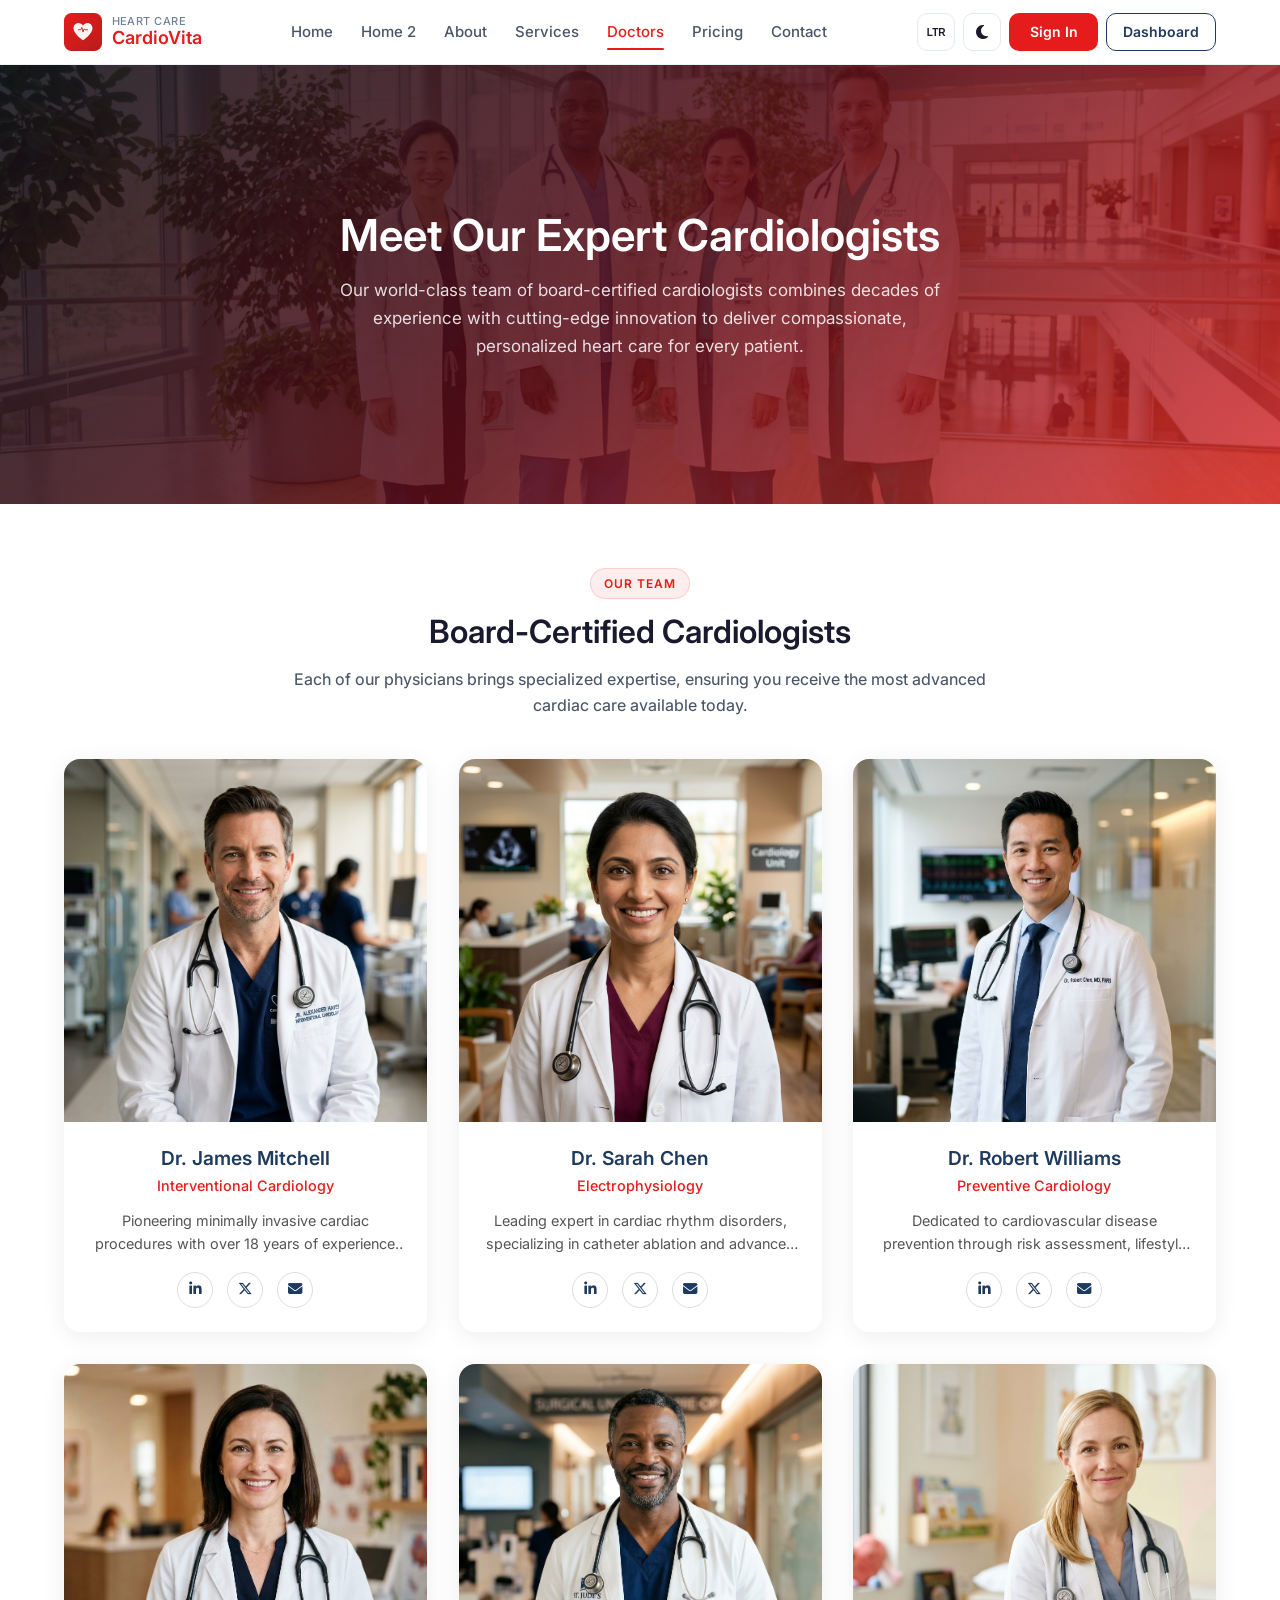
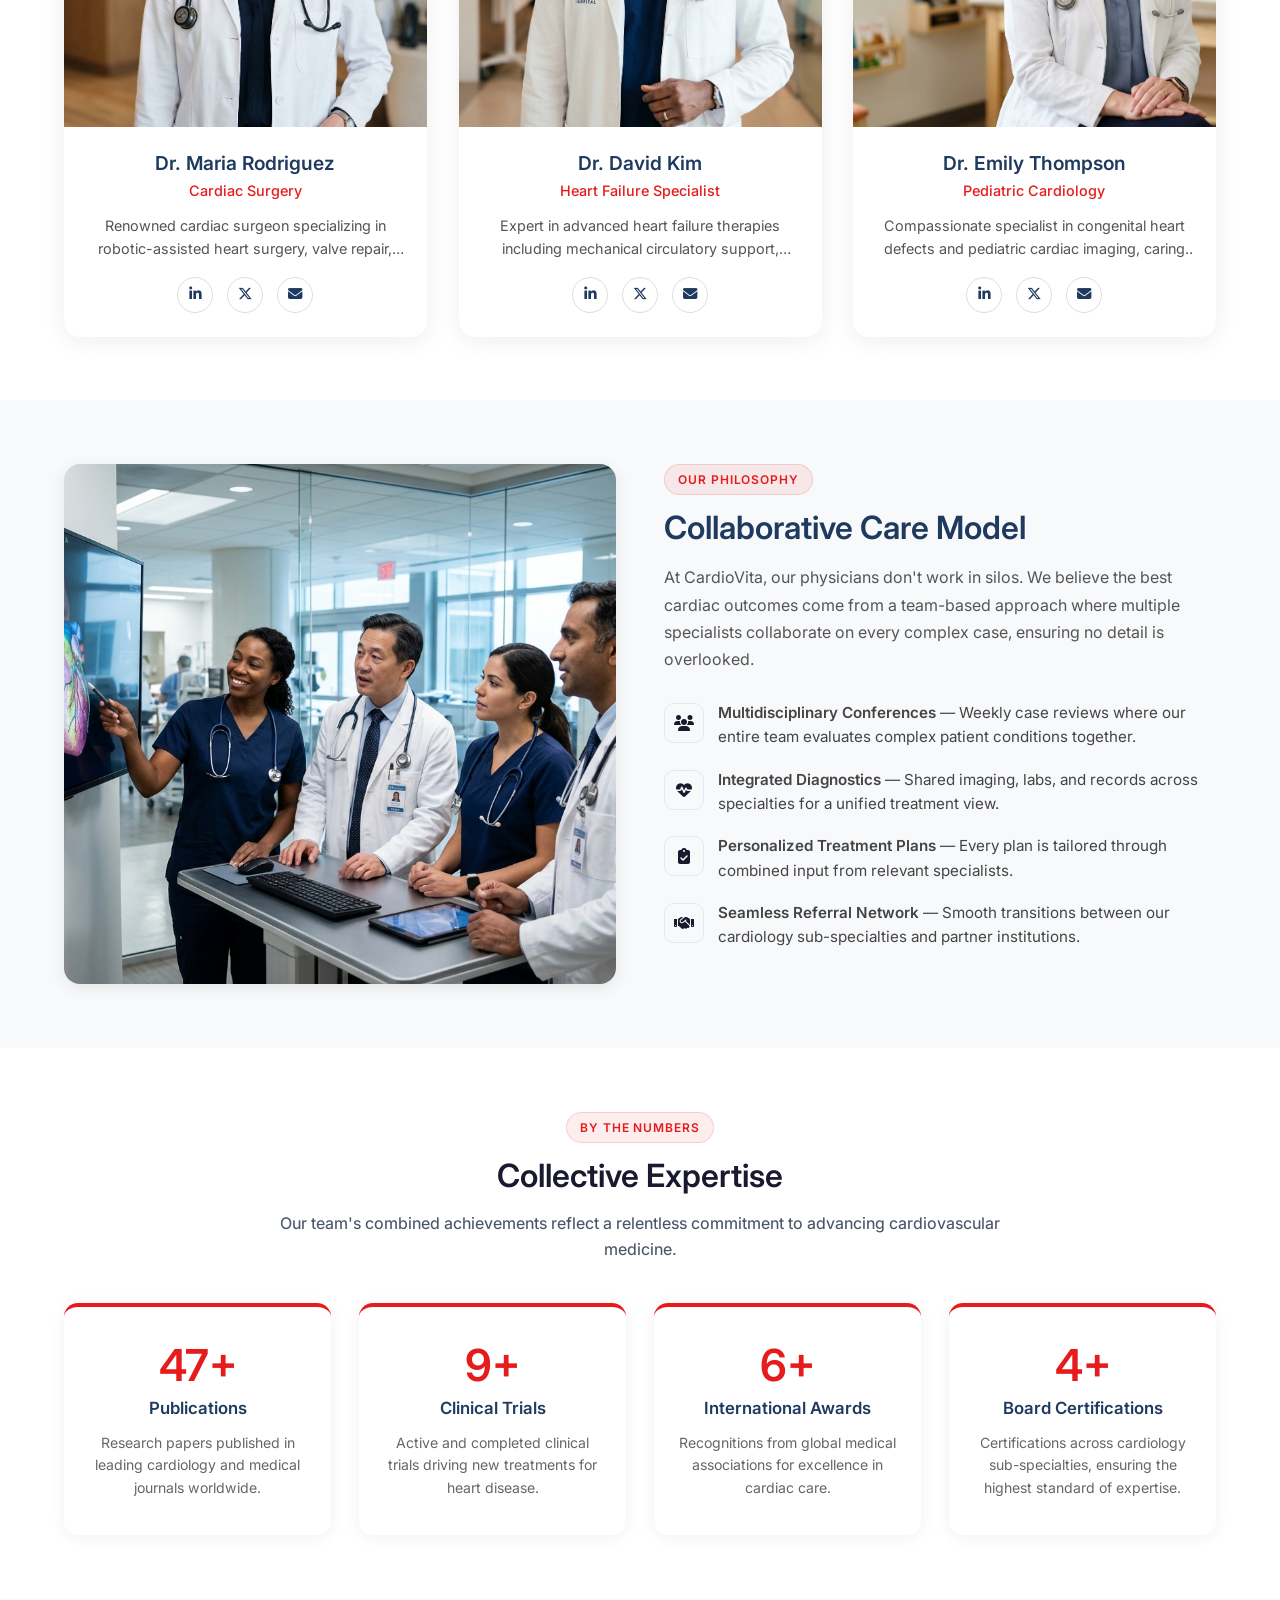
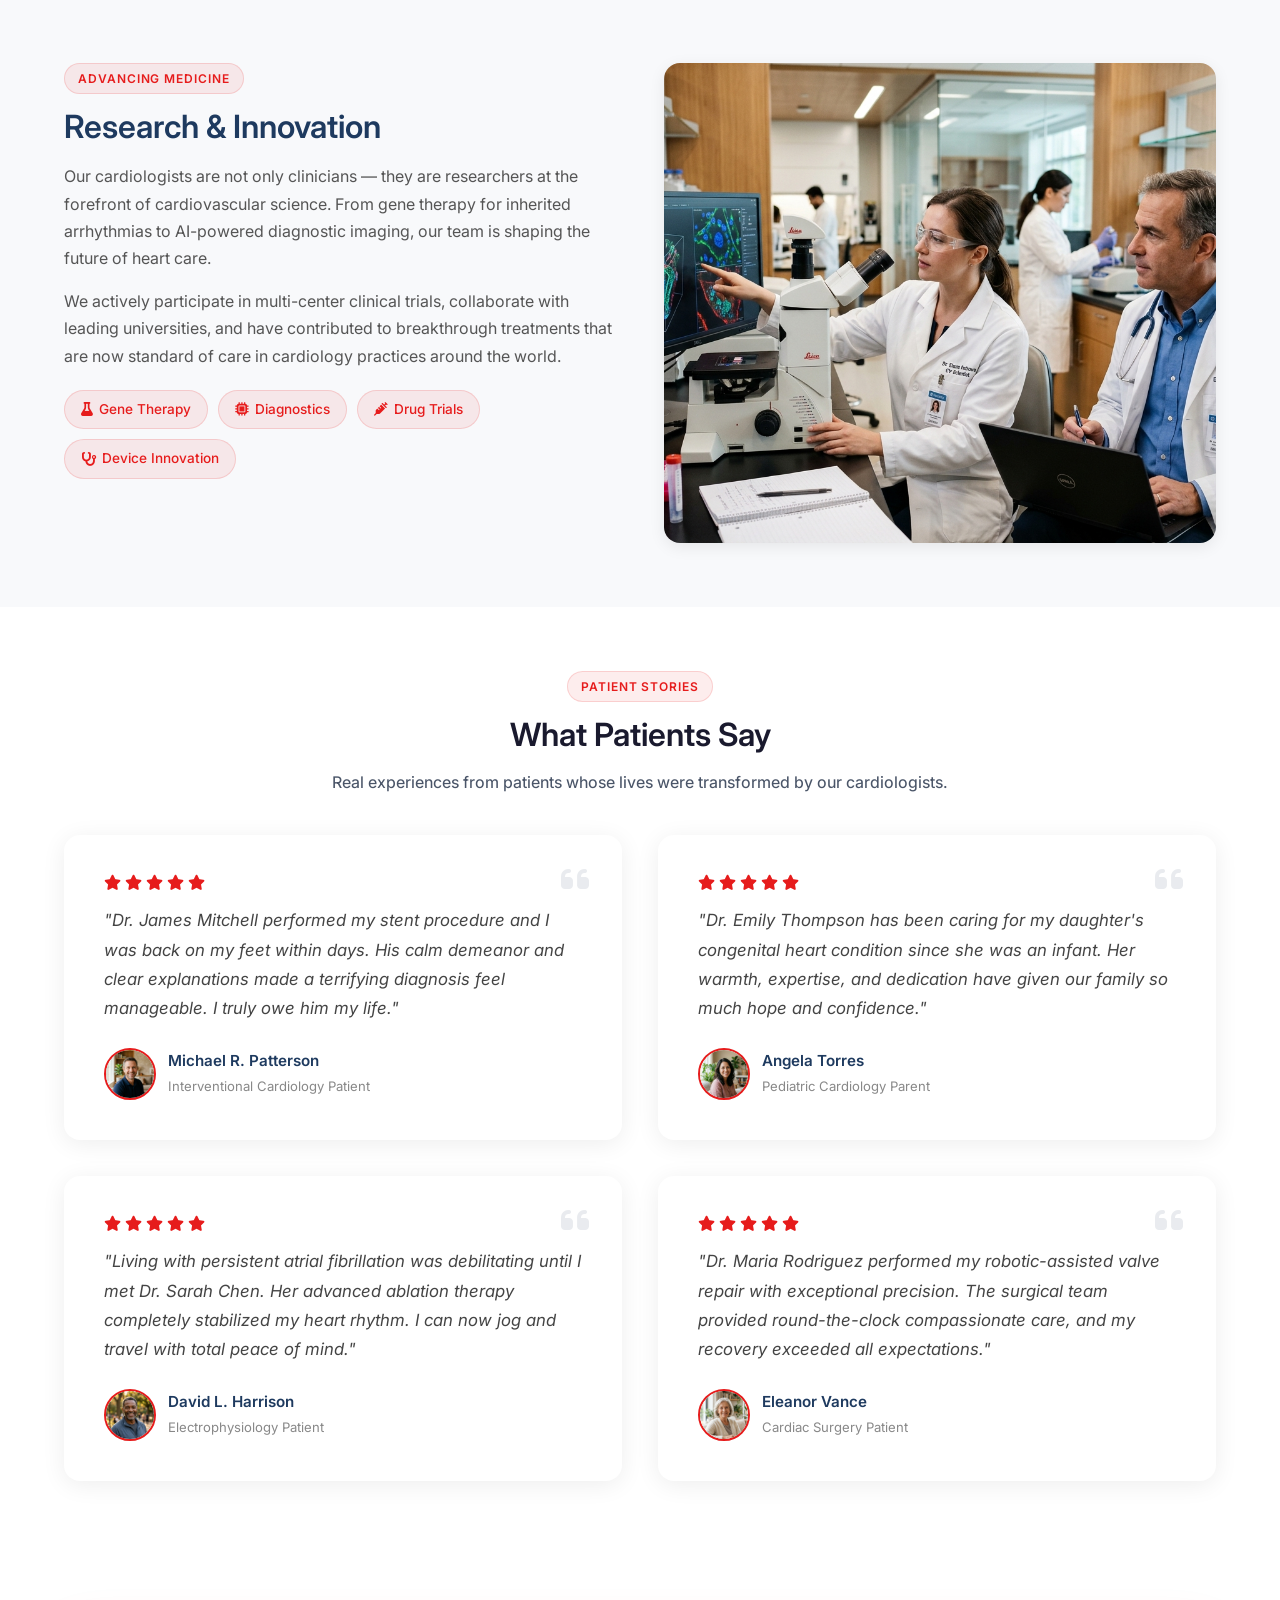
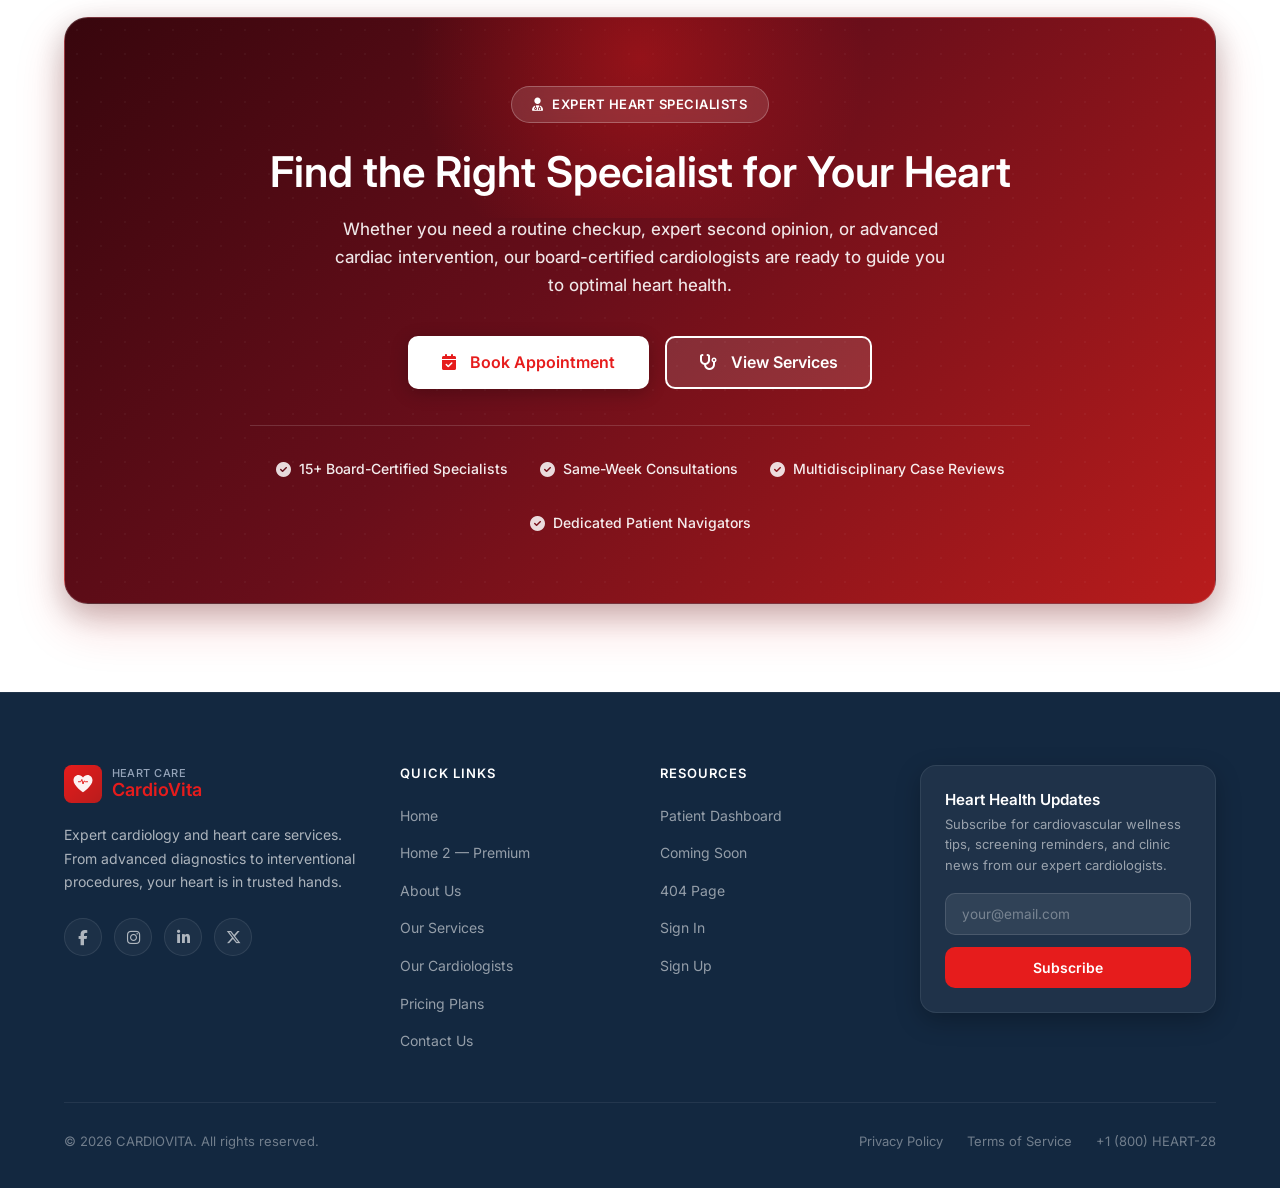
<file: doctors.html>
<!DOCTYPE html>
<html lang="en" dir="ltr">
<head>
    <meta charset="UTF-8">
    <meta name="viewport" content="width=device-width, initial-scale=1.0">
    <link rel="icon" href="favicon.svg" type="image/svg+xml">
    <link rel="preconnect" href="https://fonts.googleapis.com">
    <link rel="preconnect" href="https://fonts.gstatic.com" crossorigin>
    <link href="https://fonts.googleapis.com/css2?family=Inter:wght@300;400;500;600&display=swap" rel="stylesheet">
    <link rel="stylesheet" href="https://cdnjs.cloudflare.com/ajax/libs/font-awesome/6.5.1/css/all.min.css">
    <link rel="stylesheet" href="style.css">
    <script>
      try{if(localStorage.getItem('cv-dark')==='1')document.documentElement.classList.add('dark');if(localStorage.getItem('cv-rtl')==='1')document.documentElement.setAttribute('dir','rtl');}catch(e){}
    </script>
    <title>Our Cardiologists — CardioVita Heart Care</title>
    <style>
      /* ── Page-specific: Doctors Hero ── */
      .doctors-hero {
        position: relative;
        min-height: 440px;
        display: flex;
        align-items: center;
        justify-content: center;
        text-align: center;
        overflow: hidden;
      }
      .doctors-hero-bg {
        position: absolute;
        inset: 0;
        background: url('assets/images/doctors-hero.jpg') center/cover no-repeat;
      }
      .doctors-hero-overlay {
        position: absolute;
        inset: 0;
        background: linear-gradient(135deg, rgba(15, 17, 23, 0.88) 0%, rgba(92, 13, 23, 0.85) 50%, rgba(230, 28, 28, 0.75) 100%);
      }
      html.dark .doctors-hero-overlay,
      :root.dark .doctors-hero-overlay {
        background: linear-gradient(135deg, rgba(11, 4, 6, 0.94) 0%, rgba(45, 8, 14, 0.90) 50%, rgba(185, 28, 28, 0.75) 100%);
      }
      .doctors-hero-content {
        position: relative;
        z-index: 2;
        max-width: 720px;
        padding: 80px 0;
        color: #fff;
      }
      .doctors-hero-content h1 {
        font-size: 2.75rem;
        font-weight: 600;
        margin-bottom: 16px;
        line-height: 1.2;
        color: #fff;
      }
      .doctors-hero-content p {
        font-size: 1.125rem;
        font-weight: 400;
        opacity: .92;
        line-height: 1.7;
        color: #fff;
      }

      /* ── Doctor Grid Cards ── */
      .doctor-grid {
        display: grid;
        grid-template-columns: repeat(3, 1fr);
        gap: 32px;
      }
      .doctor-card {
        background: #fff;
        border-radius: 16px;
        overflow: hidden;
        box-shadow: 0 4px 24px rgba(0,0,0,.07);
        transition: transform .3s ease, box-shadow .3s ease;
      }
      .doctor-card:hover {
        transform: translateY(-6px);
        box-shadow: 0 12px 36px rgba(0,0,0,.12);
      }
      .doctor-card-img {
        width: 100%;
        aspect-ratio: 1/1;
        object-fit: cover;
        display: block;
      }
      .doctor-card-body {
        padding: 24px;
        text-align: center;
      }
      .doctor-card-body h3 {
        font-size: 1.2rem;
        font-weight: 600;
        color: #1E3A5F;
        margin-bottom: 4px;
      }
      .doctor-card-specialty {
        font-size: .9rem;
        font-weight: 500;
        color: #E61C1C;
        margin-bottom: 12px;
      }
      .doctor-card-bio {
        font-size: .9rem;
        font-weight: 400;
        color: #555;
        line-height: 1.6;
        margin-bottom: 16px;
        display: -webkit-box;
        -webkit-line-clamp: 2;
        -webkit-box-orient: vertical;
        overflow: hidden;
      }
      .doctor-socials {
        display: flex;
        justify-content: center;
        gap: 14px;
      }
      .doctor-socials a {
        width: 36px;
        height: 36px;
        border-radius: 50%;
        border: 1px solid #ddd;
        display: flex;
        align-items: center;
        justify-content: center;
        color: #1E3A5F;
        font-size: .9rem;
        transition: background .25s, color .25s, border-color .25s;
        text-decoration: none;
      }
      .doctor-socials a:hover {
        background: #1E3A5F;
        color: #fff;
        border-color: #1E3A5F;
      }

      /* ── Our Approach (Split) ── */
      .approach-split {
        display: grid;
        grid-template-columns: 1fr 1fr;
        gap: 48px;
        align-items: stretch;
      }
      .approach-img {
        width: 100%;
        height: 100%;
        min-height: 520px;
        border-radius: 16px;
        object-fit: cover;
        display: block;
        box-shadow: var(--shadow-md);
      }
      .approach-text h2 {
        font-size: 2rem;
        font-weight: 600;
        color: #1E3A5F;
        margin-bottom: 16px;
      }
      .approach-text > p {
        font-size: 1rem;
        font-weight: 400;
        color: #555;
        line-height: 1.7;
        margin-bottom: 28px;
      }
      .approach-bullets {
        list-style: none;
        padding: 0;
        margin: 0;
        display: flex;
        flex-direction: column;
        gap: 18px;
      }
      .approach-bullets li {
        display: flex;
        align-items: flex-start;
        gap: 14px;
        font-size: .95rem;
        font-weight: 400;
        color: #444;
        line-height: 1.6;
      }
      .approach-bullets li i {
        flex-shrink: 0;
        width: 40px;
        height: 40px;
        border-radius: 10px;
        background: var(--bg-alt);
        color: var(--text);
        border: 1px solid var(--border);
        display: flex;
        align-items: center;
        justify-content: center;
        font-size: 1rem;
        margin-top: 2px;
      }

      /* ── Expertise Highlights ── */
      .expertise-row {
        display: grid;
        grid-template-columns: repeat(4, 1fr);
        gap: 28px;
      }
      .expertise-card {
        background: #fff;
        border-radius: 14px;
        padding: 36px 24px;
        text-align: center;
        box-shadow: 0 2px 16px rgba(0,0,0,.06);
        border-top: 4px solid #E61C1C;
      }
      .expertise-card .ex-number {
        font-size: 2.75rem;
        font-weight: 600;
        color: #E61C1C;
        line-height: 1;
        margin-bottom: 8px;
      }
      .expertise-card .ex-label {
        font-size: 1.05rem;
        font-weight: 600;
        color: #1E3A5F;
        margin-bottom: 10px;
      }
      .expertise-card .ex-desc {
        font-size: .88rem;
        font-weight: 400;
        color: #666;
        line-height: 1.6;
      }

      /* ── Research & Innovation (image left, text right) ── */
      .research-split {
        display: grid;
        grid-template-columns: 1fr 1fr;
        gap: 48px;
        align-items: stretch;
      }
      .research-img {
        width: 100%;
        height: 100%;
        min-height: 480px;
        border-radius: 16px;
        object-fit: cover;
        display: block;
        box-shadow: var(--shadow-md);
      }
      .research-text h2 {
        font-size: 2rem;
        font-weight: 600;
        color: #1E3A5F;
        margin-bottom: 16px;
      }
      .research-text p {
        font-size: 1rem;
        font-weight: 400;
        color: #555;
        line-height: 1.7;
        margin-bottom: 16px;
      }
      .research-tags {
        display: flex;
        flex-wrap: wrap;
        gap: 10px;
        margin-top: 20px;
      }
      .research-tags span {
        display: inline-flex;
        align-items: center;
        gap: 6px;
        padding: 8px 16px;
        border-radius: 24px;
        background: rgba(230, 28, 28, 0.08);
        color: var(--primary);
        font-size: .85rem;
        font-weight: 500;
        border: 1px solid rgba(230, 28, 28, 0.15);
      }

      /* ── Testimonials ── */
      .testimonials-grid {
        display: grid;
        grid-template-columns: 1fr 1fr;
        gap: 36px;
      }
      .testimonial-card {
        background: #fff;
        border-radius: 16px;
        padding: 40px;
        box-shadow: 0 4px 24px rgba(0,0,0,.07);
        position: relative;
        display: flex;
        flex-direction: column;
      }
      .testimonial-card .quote-icon {
        font-size: 2rem;
        color: var(--text-muted);
        opacity: .15;
        position: absolute;
        top: 28px;
        right: 32px;
        left: auto;
        pointer-events: none;
      }
      [dir="rtl"] .testimonial-card .quote-icon {
        right: auto;
        left: 32px;
      }
      .testimonial-stars {
        display: flex;
        gap: 4px;
        margin-bottom: 16px;
        color: #E61C1C;
        font-size: .95rem;
      }
      .testimonial-card blockquote {
        font-size: 1.05rem;
        font-weight: 400;
        color: #444;
        line-height: 1.75;
        margin: 0 0 24px 0;
        padding: 0;
        border: none;
        font-style: italic;
        flex: 1 1 auto;
      }
      .testimonial-author {
        display: flex;
        align-items: center;
        gap: 12px;
      }
      .testimonial-author-avatar {
        width: 52px;
        height: 52px;
        border-radius: 50%;
        object-fit: cover;
        object-position: center top;
        border: 2px solid var(--primary);
        flex-shrink: 0;
        display: block;
      }
      .testimonial-author-info strong {
        display: block;
        font-size: .95rem;
        font-weight: 600;
        color: #1E3A5F;
      }
      .testimonial-author-info span {
        font-size: .82rem;
        font-weight: 400;
        color: #888;
      }

      /* ── Dark Mode Overrides ── */
      :root.dark .doctor-card,
      :root.dark .expertise-card,
      :root.dark .testimonial-card {
        background: #1a1a2e;
        box-shadow: 0 4px 20px rgba(0,0,0,.3);
      }
      :root.dark .doctor-card-body h3,
      :root.dark .approach-text h2,
      :root.dark .research-text h2,
      :root.dark .expertise-card .ex-label,
      :root.dark .testimonial-author-info strong {
        color: #e2e8f0;
      }
      :root.dark .doctor-card-bio,
      :root.dark .approach-text > p,
      :root.dark .approach-bullets li,
      :root.dark .research-text p,
      :root.dark .expertise-card .ex-desc,
      :root.dark .testimonial-card blockquote {
        color: #a0aec0;
      }
      :root.dark .doctor-socials a {
        border-color: #444;
        color: #cbd5e1;
      }
      :root.dark .doctor-socials a:hover {
        background: #E61C1C;
        border-color: #E61C1C;
        color: #fff;
      }
      :root.dark .research-tags span {
        background: rgba(230, 28, 28,.15);
        color: #f1c0c8;
      }

      /* ── Responsive ── */
      @media (max-width: 1024px) {
        .doctor-grid { grid-template-columns: repeat(2, 1fr); gap: 24px; }
        .expertise-row { grid-template-columns: repeat(2, 1fr); }
      }
      @media (max-width: 768px) {
        .doctors-hero-content h1 { font-size: 2rem; }
        .doctors-hero { min-height: 360px; }
        .approach-split,
        .research-split { grid-template-columns: 1fr; gap: 32px; }
        .approach-img,
        .research-img { height: 380px; min-height: unset; }
        .testimonials-grid { grid-template-columns: 1fr; }
        .expertise-row { grid-template-columns: repeat(2, 1fr); gap: 20px; }
        .expertise-card { padding: 28px 18px; }
        .expertise-card .ex-number { font-size: 2.2rem; }
      }
      @media (max-width: 480px) {
        .doctor-grid { grid-template-columns: 1fr; }
        .expertise-row { grid-template-columns: 1fr; }
        .testimonial-card { padding: 28px 20px; }
        .testimonial-card .quote-icon { top: 22px; right: 20px; left: auto; }
        [dir="rtl"] .testimonial-card .quote-icon { right: auto; left: 20px; }
      }
    </style>
</head>
<body>
    <div id="navbar-placeholder"></div>

    <main>

        <!-- ════════════ 1. HERO BANNER ════════════ -->
        <section class="doctors-hero page-hero">
            <div class="doctors-hero-bg"></div>
            <div class="doctors-hero-overlay page-hero-overlay"></div>
            <div class="container">
                <div class="doctors-hero-content page-hero-content fade-up">
                    <h1>Meet Our Expert Cardiologists</h1>
                    <p>Our world-class team of board-certified cardiologists combines decades of experience with cutting-edge innovation to deliver compassionate, personalized heart care for every patient.</p>
                </div>
            </div>
        </section>


        <!-- ════════════ 2. DOCTOR GRID ════════════ -->
        <section class="section">
            <div class="container">
                <div class="section-header text-center fade-up">
                    <span class="section-tag">Our Team</span>
                    <h2 class="section-title">Board-Certified Cardiologists</h2>
                    <p class="section-desc">Each of our physicians brings specialized expertise, ensuring you receive the most advanced cardiac care available today.</p>
                </div>

                <div class="doctor-grid fade-up">
                    <!-- Doctor 1 -->
                    <div class="doctor-card">
                        <img src="assets/images/doctor-1.jpg" alt="Dr. James Mitchell" class="doctor-card-img" loading="lazy">
                        <div class="doctor-card-body">
                            <h3>Dr. James Mitchell</h3>
                            <p class="doctor-card-specialty">Interventional Cardiology</p>
                            <p class="doctor-card-bio">Pioneering minimally invasive cardiac procedures with over 18 years of experience in coronary stenting and structural heart interventions.</p>
                            <div class="doctor-socials">
                                <a href="#" aria-label="LinkedIn"><i class="fa-brands fa-linkedin-in"></i></a>
                                <a href="#" aria-label="Twitter"><i class="fa-brands fa-x-twitter"></i></a>
                                <a href="#" aria-label="Email"><i class="fa-solid fa-envelope"></i></a>
                            </div>
                        </div>
                    </div>

                    <!-- Doctor 2 -->
                    <div class="doctor-card">
                        <img src="assets/images/doctor-2.jpg" alt="Dr. Sarah Chen" class="doctor-card-img" loading="lazy">
                        <div class="doctor-card-body">
                            <h3>Dr. Sarah Chen</h3>
                            <p class="doctor-card-specialty">Electrophysiology</p>
                            <p class="doctor-card-bio">Leading expert in cardiac rhythm disorders, specializing in catheter ablation and advanced device implantation for arrhythmia management.</p>
                            <div class="doctor-socials">
                                <a href="#" aria-label="LinkedIn"><i class="fa-brands fa-linkedin-in"></i></a>
                                <a href="#" aria-label="Twitter"><i class="fa-brands fa-x-twitter"></i></a>
                                <a href="#" aria-label="Email"><i class="fa-solid fa-envelope"></i></a>
                            </div>
                        </div>
                    </div>

                    <!-- Doctor 3 -->
                    <div class="doctor-card">
                        <img src="assets/images/doctor-3.jpg" alt="Dr. Robert Williams" class="doctor-card-img" loading="lazy">
                        <div class="doctor-card-body">
                            <h3>Dr. Robert Williams</h3>
                            <p class="doctor-card-specialty">Preventive Cardiology</p>
                            <p class="doctor-card-bio">Dedicated to cardiovascular disease prevention through risk assessment, lifestyle medicine, and advanced lipid management strategies.</p>
                            <div class="doctor-socials">
                                <a href="#" aria-label="LinkedIn"><i class="fa-brands fa-linkedin-in"></i></a>
                                <a href="#" aria-label="Twitter"><i class="fa-brands fa-x-twitter"></i></a>
                                <a href="#" aria-label="Email"><i class="fa-solid fa-envelope"></i></a>
                            </div>
                        </div>
                    </div>

                    <!-- Doctor 4 -->
                    <div class="doctor-card">
                        <img src="assets/images/doctor-4.jpg" alt="Dr. Maria Rodriguez" class="doctor-card-img" loading="lazy">
                        <div class="doctor-card-body">
                            <h3>Dr. Maria Rodriguez</h3>
                            <p class="doctor-card-specialty">Cardiac Surgery</p>
                            <p class="doctor-card-bio">Renowned cardiac surgeon specializing in robotic-assisted heart surgery, valve repair, and complex coronary bypass procedures.</p>
                            <div class="doctor-socials">
                                <a href="#" aria-label="LinkedIn"><i class="fa-brands fa-linkedin-in"></i></a>
                                <a href="#" aria-label="Twitter"><i class="fa-brands fa-x-twitter"></i></a>
                                <a href="#" aria-label="Email"><i class="fa-solid fa-envelope"></i></a>
                            </div>
                        </div>
                    </div>

                    <!-- Doctor 5 -->
                    <div class="doctor-card">
                        <img src="assets/images/doctor-5.jpg" alt="Dr. David Kim" class="doctor-card-img" loading="lazy">
                        <div class="doctor-card-body">
                            <h3>Dr. David Kim</h3>
                            <p class="doctor-card-specialty">Heart Failure Specialist</p>
                            <p class="doctor-card-bio">Expert in advanced heart failure therapies including mechanical circulatory support, transplant evaluation, and innovative drug protocols.</p>
                            <div class="doctor-socials">
                                <a href="#" aria-label="LinkedIn"><i class="fa-brands fa-linkedin-in"></i></a>
                                <a href="#" aria-label="Twitter"><i class="fa-brands fa-x-twitter"></i></a>
                                <a href="#" aria-label="Email"><i class="fa-solid fa-envelope"></i></a>
                            </div>
                        </div>
                    </div>

                    <!-- Doctor 6 -->
                    <div class="doctor-card">
                        <img src="assets/images/doctor-6.jpg" alt="Dr. Emily Thompson" class="doctor-card-img" loading="lazy">
                        <div class="doctor-card-body">
                            <h3>Dr. Emily Thompson</h3>
                            <p class="doctor-card-specialty">Pediatric Cardiology</p>
                            <p class="doctor-card-bio">Compassionate specialist in congenital heart defects and pediatric cardiac imaging, caring for young hearts from infancy through adolescence.</p>
                            <div class="doctor-socials">
                                <a href="#" aria-label="LinkedIn"><i class="fa-brands fa-linkedin-in"></i></a>
                                <a href="#" aria-label="Twitter"><i class="fa-brands fa-x-twitter"></i></a>
                                <a href="#" aria-label="Email"><i class="fa-solid fa-envelope"></i></a>
                            </div>
                        </div>
                    </div>
                </div>
            </div>
        </section>


        <!-- ════════════ 3. OUR APPROACH — Split Layout ════════════ -->
        <section class="section bg-alt">
            <div class="container">
                <div class="approach-split fade-up">
                    <img src="assets/images/doctors-approach.jpg" alt="Collaborative Care Model" class="approach-img" loading="lazy">
                    <div class="approach-text">
                        <span class="section-tag">Our Philosophy</span>
                        <h2>Collaborative Care Model</h2>
                        <p>At CardioVita, our physicians don't work in silos. We believe the best cardiac outcomes come from a team-based approach where multiple specialists collaborate on every complex case, ensuring no detail is overlooked.</p>
                        <ul class="approach-bullets">
                            <li>
                                <i class="fa-solid fa-users"></i>
                                <span><strong style="font-weight:600;">Multidisciplinary Conferences</strong> — Weekly case reviews where our entire team evaluates complex patient conditions together.</span>
                            </li>
                            <li>
                                <i class="fa-solid fa-heart-pulse"></i>
                                <span><strong style="font-weight:600;">Integrated Diagnostics</strong> — Shared imaging, labs, and records across specialties for a unified treatment view.</span>
                            </li>
                            <li>
                                <i class="fa-solid fa-clipboard-check"></i>
                                <span><strong style="font-weight:600;">Personalized Treatment Plans</strong> — Every plan is tailored through combined input from relevant specialists.</span>
                            </li>
                            <li>
                                <i class="fa-solid fa-handshake"></i>
                                <span><strong style="font-weight:600;">Seamless Referral Network</strong> — Smooth transitions between our cardiology sub-specialties and partner institutions.</span>
                            </li>
                        </ul>
                    </div>
                </div>
            </div>
        </section>


        <!-- ════════════ 4. EXPERTISE HIGHLIGHTS ════════════ -->
        <section class="section">
            <div class="container">
                <div class="section-header text-center fade-up">
                    <span class="section-tag">By The Numbers</span>
                    <h2 class="section-title">Collective Expertise</h2>
                    <p class="section-desc">Our team's combined achievements reflect a relentless commitment to advancing cardiovascular medicine.</p>
                </div>

                <div class="expertise-row fade-up">
                    <div class="expertise-card">
                        <div class="ex-number" data-count="150" data-suffix="+">0</div>
                        <div class="ex-label">Publications</div>
                        <p class="ex-desc">Research papers published in leading cardiology and medical journals worldwide.</p>
                    </div>
                    <div class="expertise-card">
                        <div class="ex-number" data-count="30" data-suffix="+">0</div>
                        <div class="ex-label">Clinical Trials</div>
                        <p class="ex-desc">Active and completed clinical trials driving new treatments for heart disease.</p>
                    </div>
                    <div class="expertise-card">
                        <div class="ex-number" data-count="20" data-suffix="+">0</div>
                        <div class="ex-label">International Awards</div>
                        <p class="ex-desc">Recognitions from global medical associations for excellence in cardiac care.</p>
                    </div>
                    <div class="expertise-card">
                        <div class="ex-number" data-count="15" data-suffix="+">0</div>
                        <div class="ex-label">Board Certifications</div>
                        <p class="ex-desc">Certifications across cardiology sub-specialties, ensuring the highest standard of expertise.</p>
                    </div>
                </div>
            </div>
        </section>


        <!-- ════════════ 5. RESEARCH & INNOVATION ════════════ -->
        <section class="section bg-alt">
            <div class="container">
                <div class="research-split fade-up">
                    <div class="research-text">
                        <span class="section-tag">Advancing Medicine</span>
                        <h2>Research &amp; Innovation</h2>
                        <p>Our cardiologists are not only clinicians — they are researchers at the forefront of cardiovascular science. From gene therapy for inherited arrhythmias to AI-powered diagnostic imaging, our team is shaping the future of heart care.</p>
                        <p>We actively participate in multi-center clinical trials, collaborate with leading universities, and have contributed to breakthrough treatments that are now standard of care in cardiology practices around the world.</p>
                        <div class="research-tags">
                            <span><i class="fa-solid fa-flask"></i> Gene Therapy</span>
                            <span><i class="fa-solid fa-microchip"></i> Diagnostics</span>
                            <span><i class="fa-solid fa-syringe"></i> Drug Trials</span>
                            <span><i class="fa-solid fa-stethoscope"></i> Device Innovation</span>
                        </div>
                    </div>
                    <img src="assets/images/doctors-research.jpg" alt="Research and Innovation" class="research-img" loading="lazy">
                </div>
            </div>
        </section>


        <!-- ════════════ 6. WHAT PATIENTS SAY ════════════ -->
        <section class="section">
            <div class="container">
                <div class="section-header text-center fade-up">
                    <span class="section-tag">Patient Stories</span>
                    <h2 class="section-title">What Patients Say</h2>
                    <p class="section-desc">Real experiences from patients whose lives were transformed by our cardiologists.</p>
                </div>

                <div class="testimonials-grid fade-up">
                    <!-- Testimonial 1 -->
                    <div class="testimonial-card">
                        <i class="fa-solid fa-quote-left quote-icon"></i>
                        <div class="testimonial-stars">
                            <i class="fa-solid fa-star"></i>
                            <i class="fa-solid fa-star"></i>
                            <i class="fa-solid fa-star"></i>
                            <i class="fa-solid fa-star"></i>
                            <i class="fa-solid fa-star"></i>
                        </div>
                        <blockquote>"Dr. James Mitchell performed my stent procedure and I was back on my feet within days. His calm demeanor and clear explanations made a terrifying diagnosis feel manageable. I truly owe him my life."</blockquote>
                        <div class="testimonial-author">
                            <img src="assets/images/doc-testimonial-1.jpg" alt="Michael R. Patterson" class="testimonial-author-avatar" loading="lazy">
                            <div class="testimonial-author-info">
                                <strong>Michael R. Patterson</strong>
                                <span>Interventional Cardiology Patient</span>
                            </div>
                        </div>
                    </div>

                    <!-- Testimonial 2 -->
                    <div class="testimonial-card">
                        <i class="fa-solid fa-quote-left quote-icon"></i>
                        <div class="testimonial-stars">
                            <i class="fa-solid fa-star"></i>
                            <i class="fa-solid fa-star"></i>
                            <i class="fa-solid fa-star"></i>
                            <i class="fa-solid fa-star"></i>
                            <i class="fa-solid fa-star"></i>
                        </div>
                        <blockquote>"Dr. Emily Thompson has been caring for my daughter's congenital heart condition since she was an infant. Her warmth, expertise, and dedication have given our family so much hope and confidence."</blockquote>
                        <div class="testimonial-author">
                            <img src="assets/images/doc-testimonial-2.jpg" alt="Angela Torres" class="testimonial-author-avatar" loading="lazy">
                            <div class="testimonial-author-info">
                                <strong>Angela Torres</strong>
                                <span>Pediatric Cardiology Parent</span>
                            </div>
                        </div>
                    </div>

                    <!-- Testimonial 3 -->
                    <div class="testimonial-card">
                        <i class="fa-solid fa-quote-left quote-icon"></i>
                        <div class="testimonial-stars">
                            <i class="fa-solid fa-star"></i>
                            <i class="fa-solid fa-star"></i>
                            <i class="fa-solid fa-star"></i>
                            <i class="fa-solid fa-star"></i>
                            <i class="fa-solid fa-star"></i>
                        </div>
                        <blockquote>"Living with persistent atrial fibrillation was debilitating until I met Dr. Sarah Chen. Her advanced ablation therapy completely stabilized my heart rhythm. I can now jog and travel with total peace of mind."</blockquote>
                        <div class="testimonial-author">
                            <img src="assets/images/doc-testimonial-3.jpg" alt="David L. Harrison" class="testimonial-author-avatar" loading="lazy">
                            <div class="testimonial-author-info">
                                <strong>David L. Harrison</strong>
                                <span>Electrophysiology Patient</span>
                            </div>
                        </div>
                    </div>

                    <!-- Testimonial 4 -->
                    <div class="testimonial-card">
                        <i class="fa-solid fa-quote-left quote-icon"></i>
                        <div class="testimonial-stars">
                            <i class="fa-solid fa-star"></i>
                            <i class="fa-solid fa-star"></i>
                            <i class="fa-solid fa-star"></i>
                            <i class="fa-solid fa-star"></i>
                            <i class="fa-solid fa-star"></i>
                        </div>
                        <blockquote>"Dr. Maria Rodriguez performed my robotic-assisted valve repair with exceptional precision. The surgical team provided round-the-clock compassionate care, and my recovery exceeded all expectations."</blockquote>
                        <div class="testimonial-author">
                            <img src="assets/images/doc-testimonial-4.jpg" alt="Eleanor Vance" class="testimonial-author-avatar" loading="lazy">
                            <div class="testimonial-author-info">
                                <strong>Eleanor Vance</strong>
                                <span>Cardiac Surgery Patient</span>
                            </div>
                        </div>
                    </div>
                </div>
            </div>
        </section>


        <!-- ════════════ 7. BOOK A CONSULTATION CTA ════════════ -->
        <section class="cta-normal-section">
            <div class="container">
                <div class="cta-normal-card fade-up">
                    <div class="cta-normal-inner">
                        <div class="cta-normal-badge">
                            <i class="fa-solid fa-user-doctor"></i> Expert Heart Specialists
                        </div>
                        <h2 class="cta-normal-title">Find the Right Specialist for Your Heart</h2>
                        <p class="cta-normal-desc">Whether you need a routine checkup, expert second opinion, or advanced cardiac intervention, our board-certified cardiologists are ready to guide you to optimal heart health.</p>
                        <div class="cta-normal-actions">
                            <a href="appointment.html" class="btn btn-white btn-lg">
                                <i class="fa-solid fa-calendar-check" style="margin-right:0.4rem;"></i> Book Appointment
                            </a>
                            <a href="services.html" class="btn btn-outline-white btn-lg">
                                <i class="fa-solid fa-stethoscope" style="margin-right:0.4rem;"></i> View Services
                            </a>
                        </div>
                        <div class="cta-normal-features">
                            <span class="cta-normal-feature-item"><i class="fa-solid fa-circle-check"></i> 15+ Board-Certified Specialists</span>
                            <span class="cta-normal-feature-item"><i class="fa-solid fa-circle-check"></i> Same-Week Consultations</span>
                            <span class="cta-normal-feature-item"><i class="fa-solid fa-circle-check"></i> Multidisciplinary Case Reviews</span>
                            <span class="cta-normal-feature-item"><i class="fa-solid fa-circle-check"></i> Dedicated Patient Navigators</span>
                        </div>
                    </div>
                </div>
            </div>
        </section>

    </main>

    <div id="footer-placeholder"></div>
    <script src="components.js"></script>
</body>
</html>
</file>
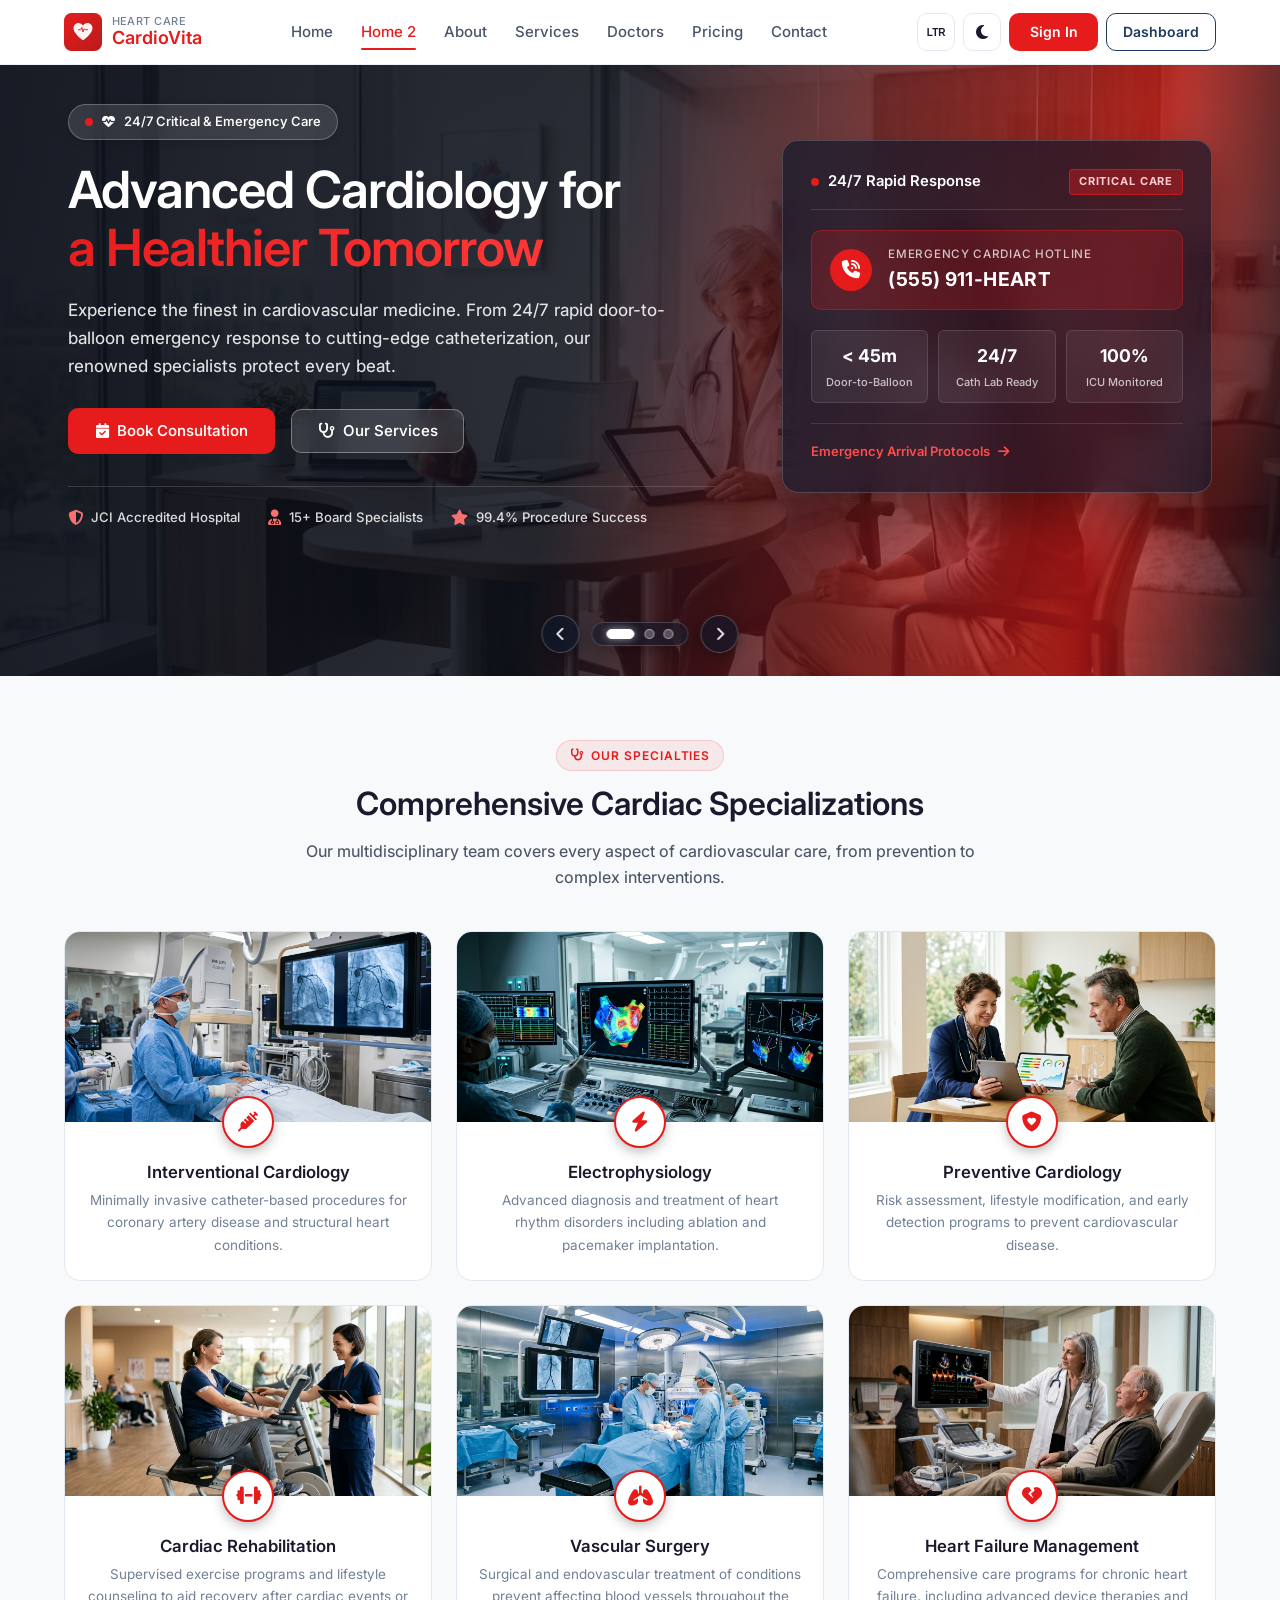
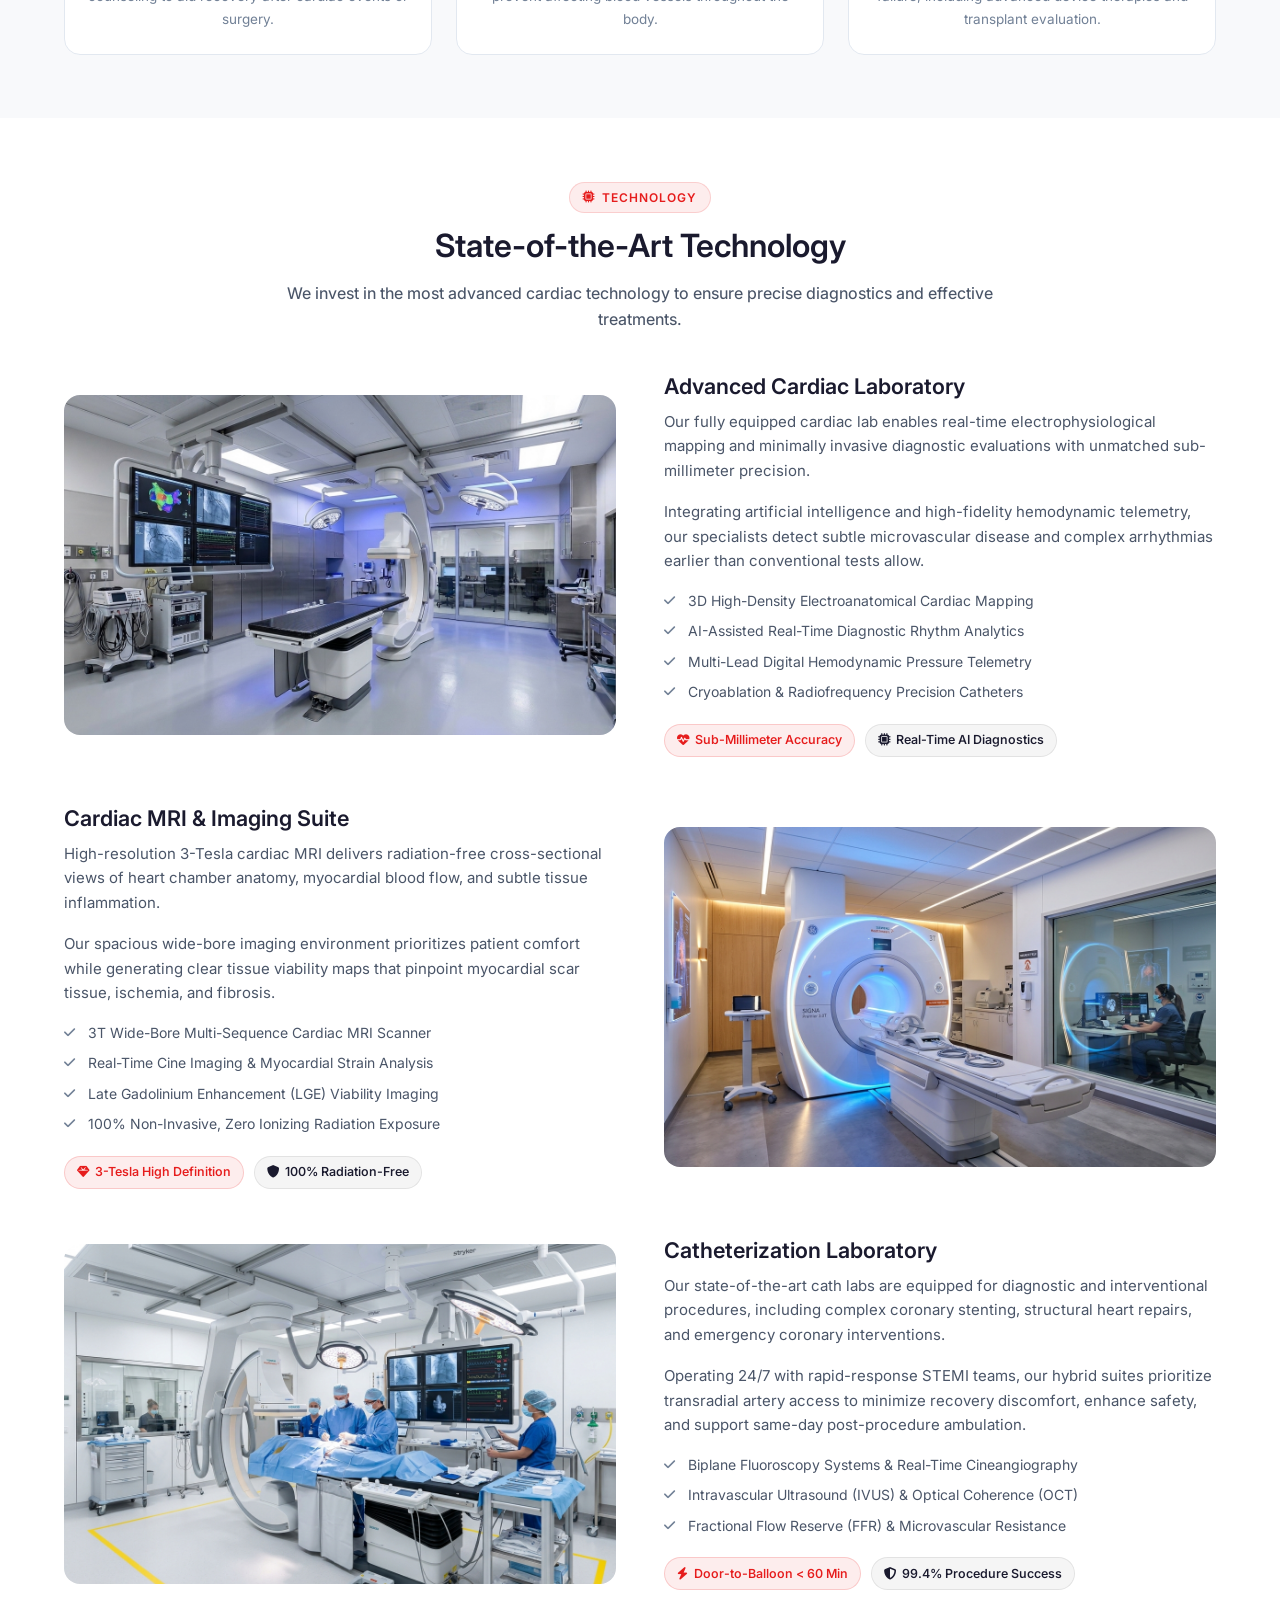
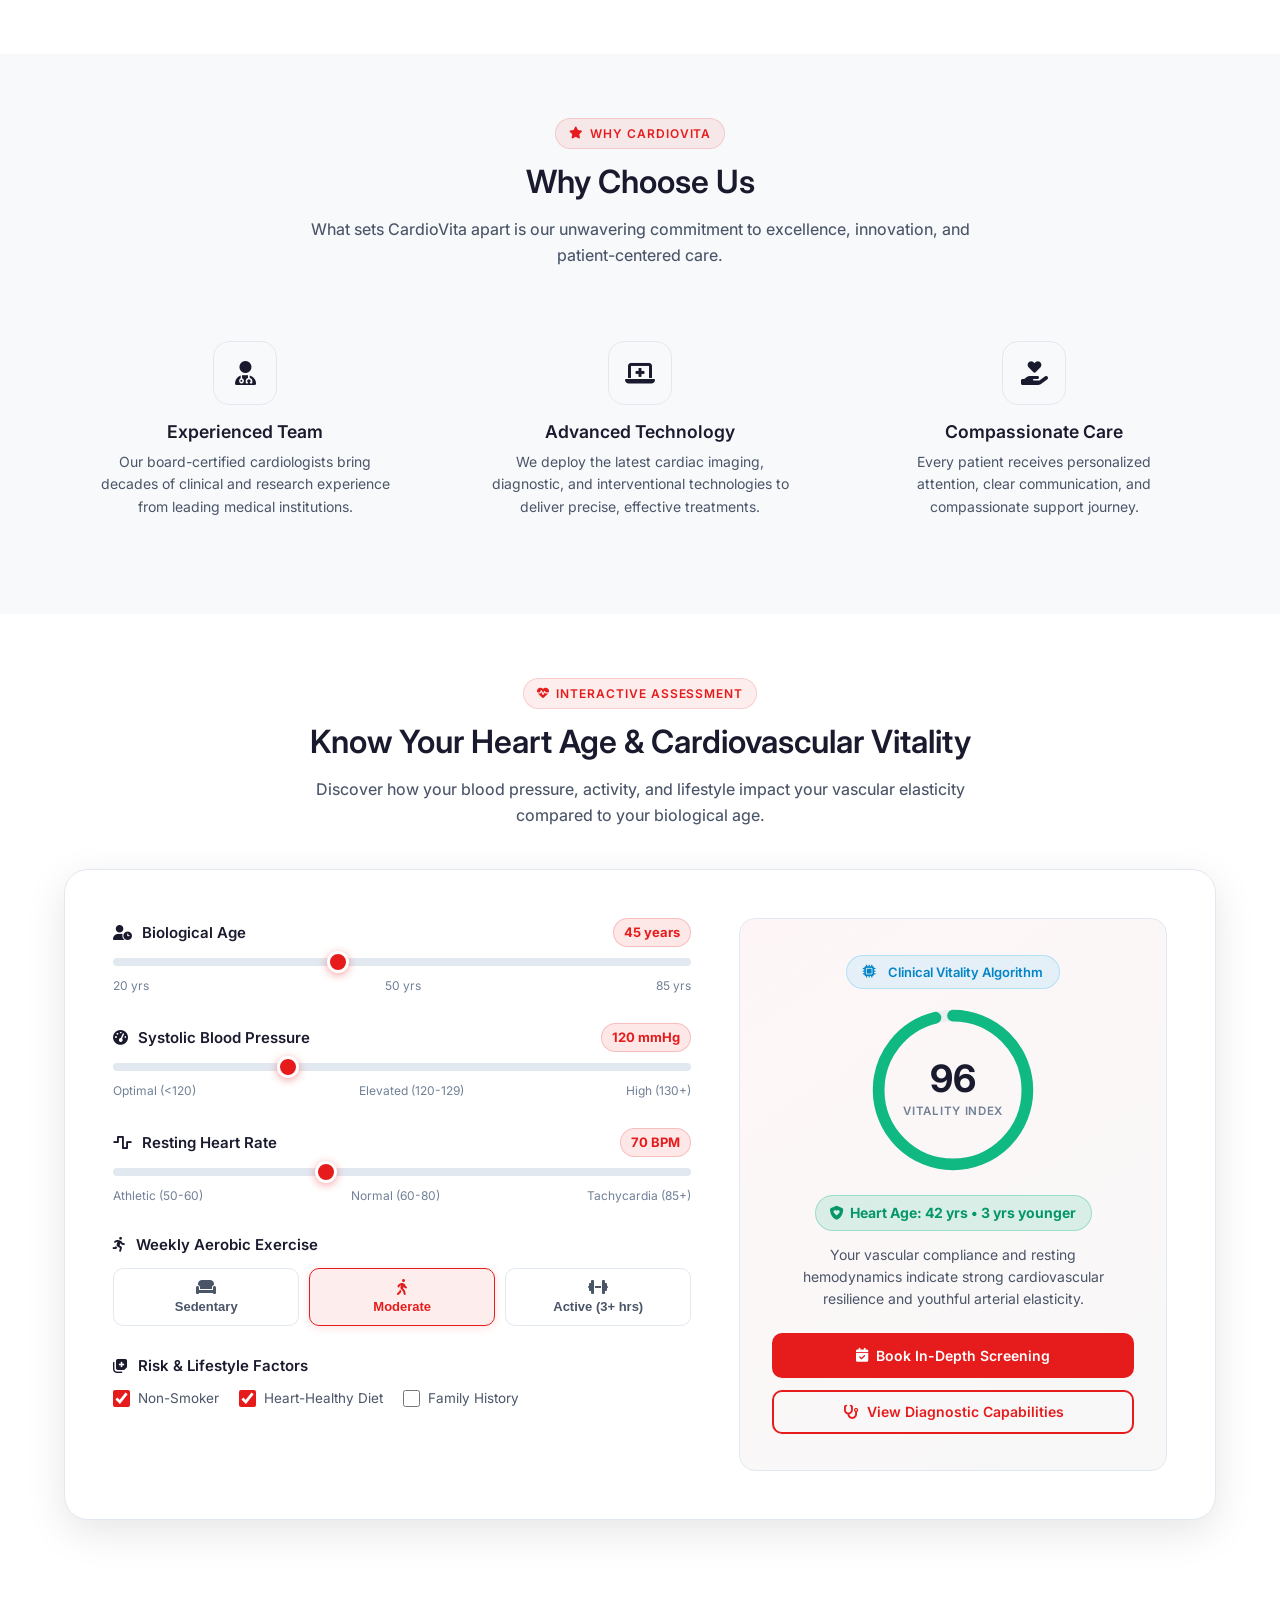
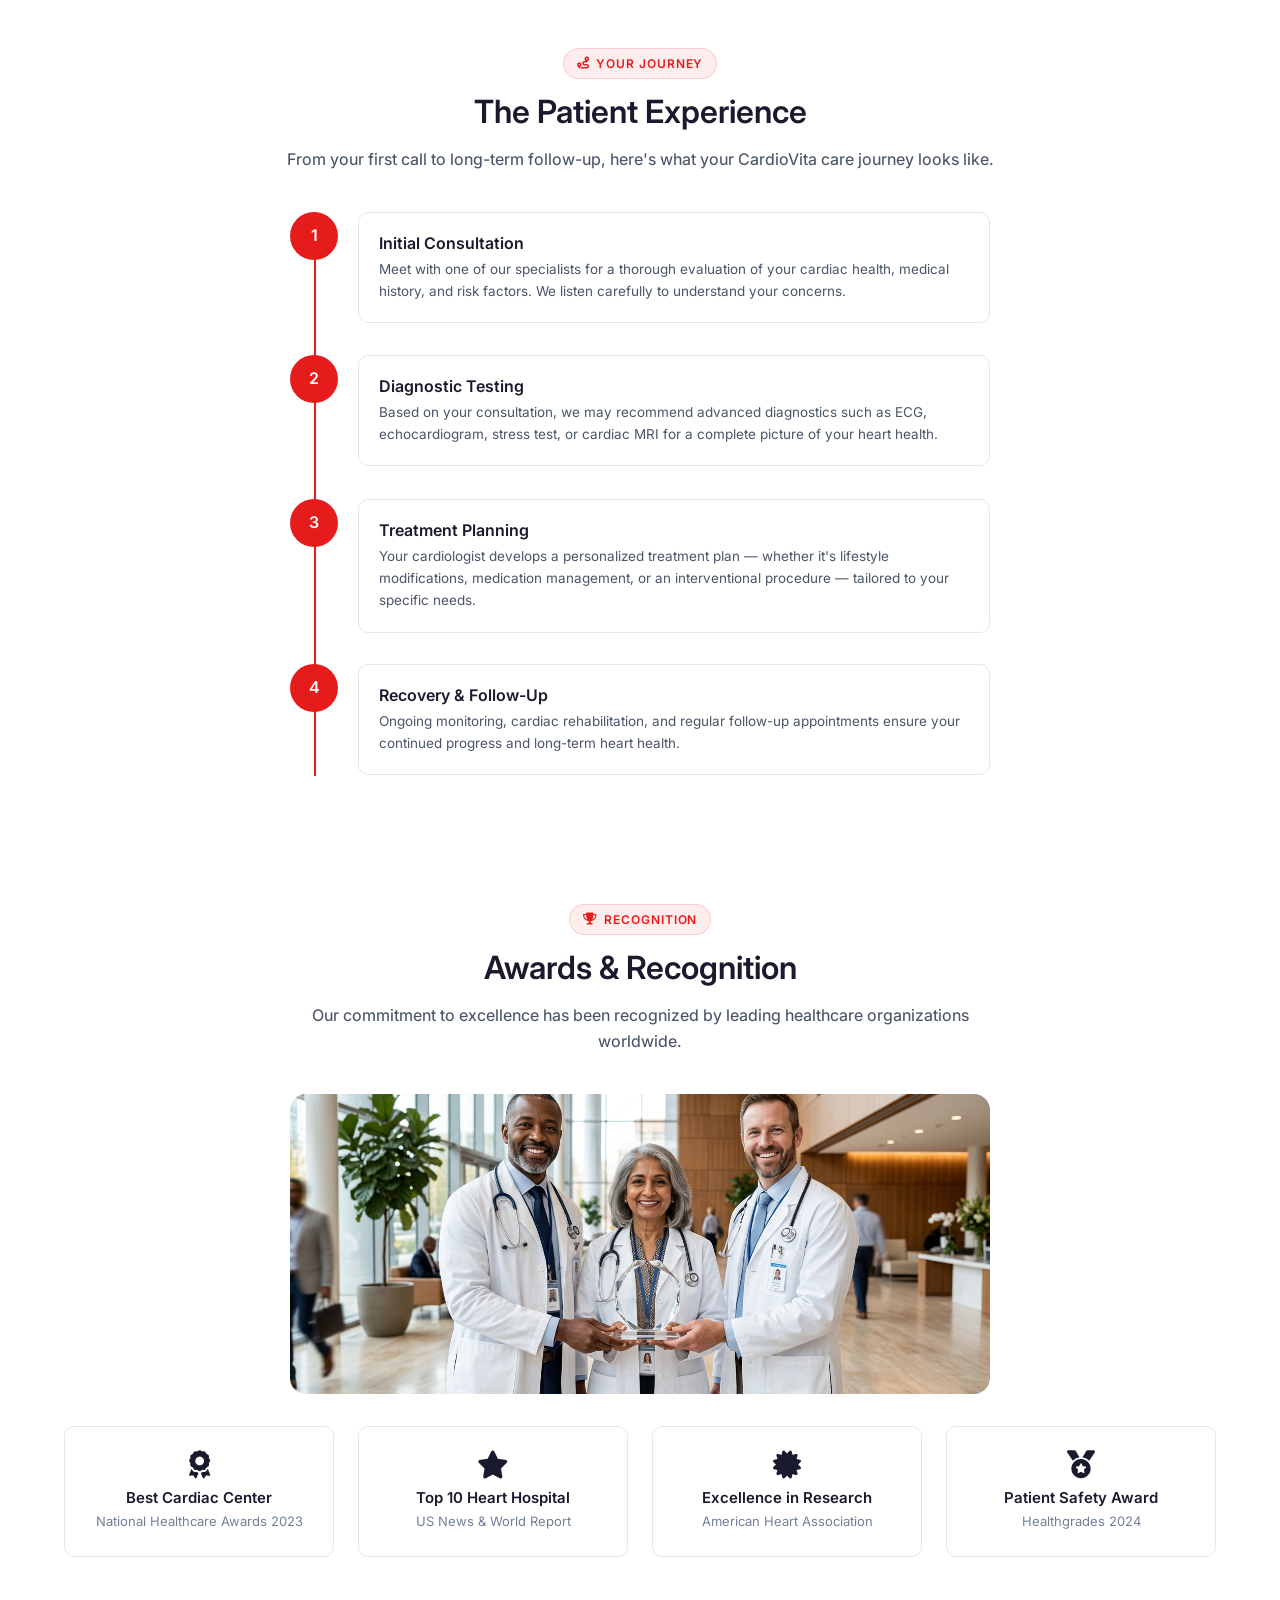
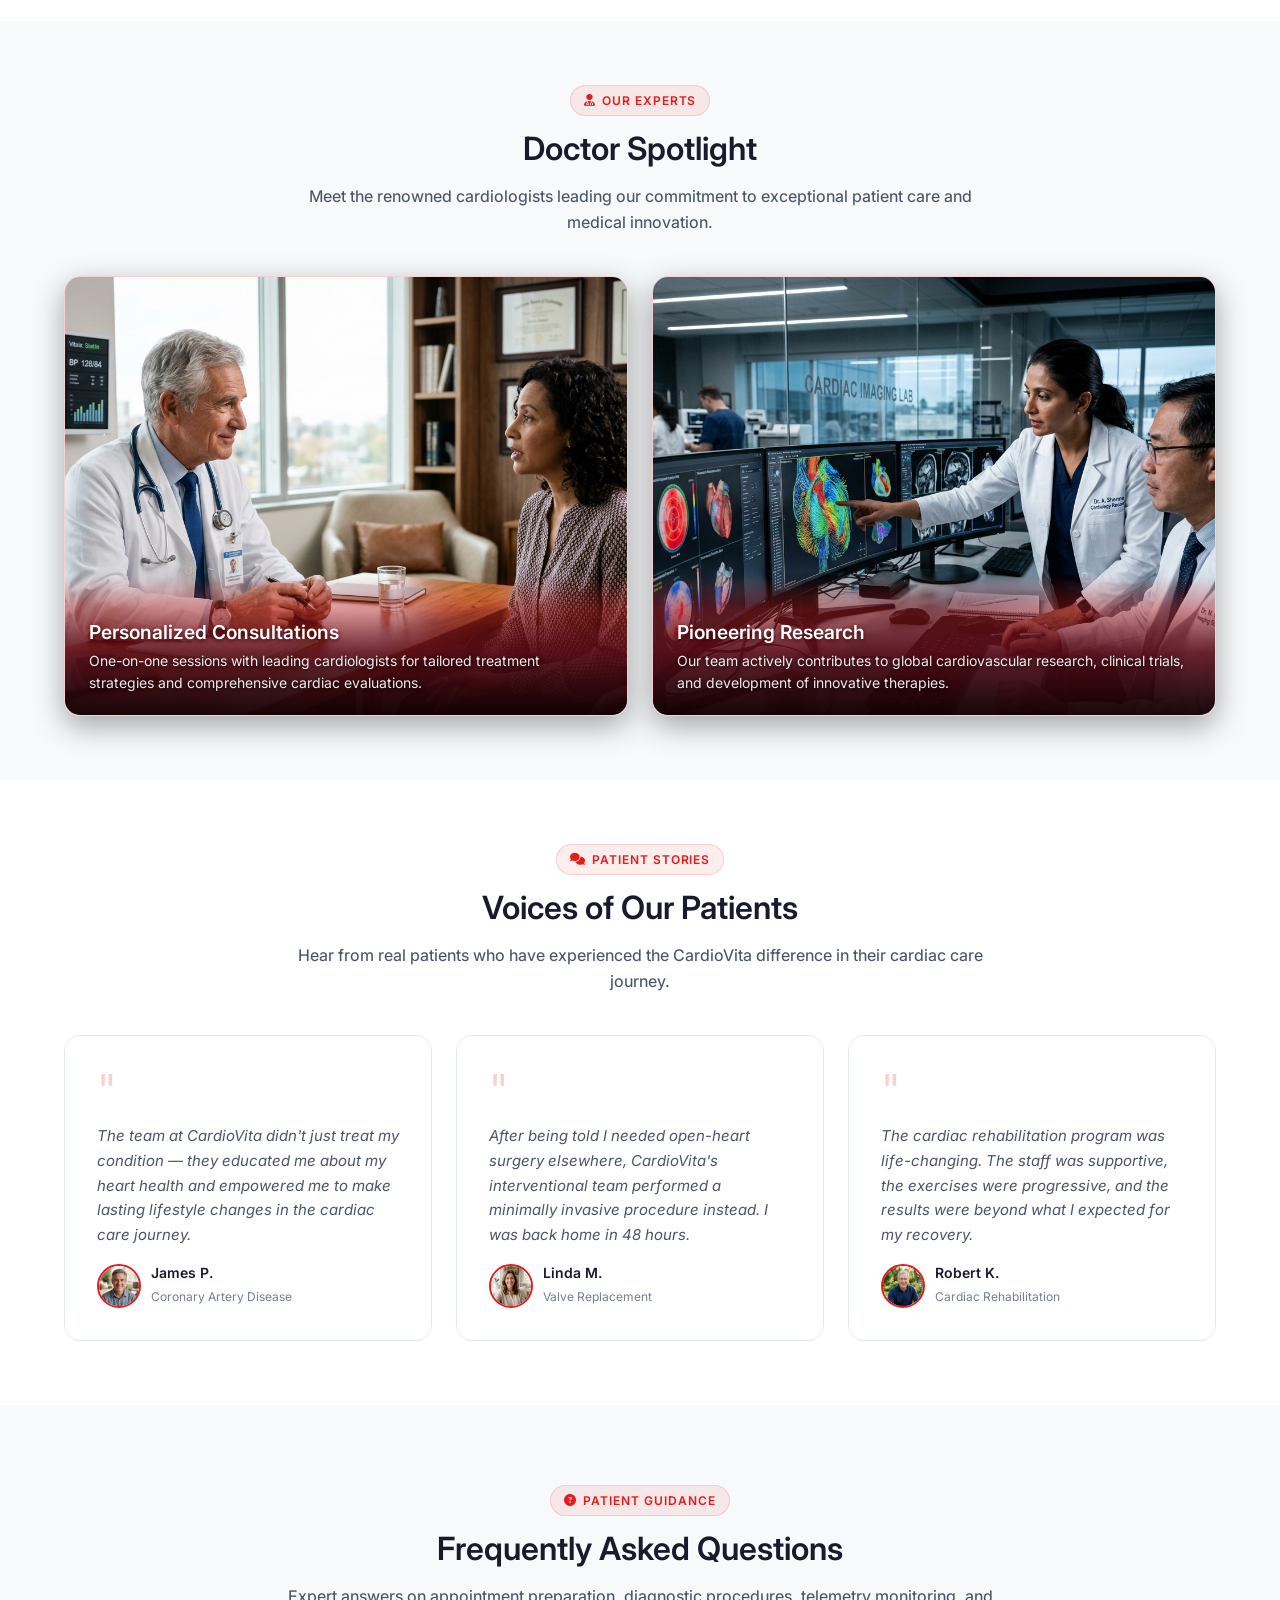
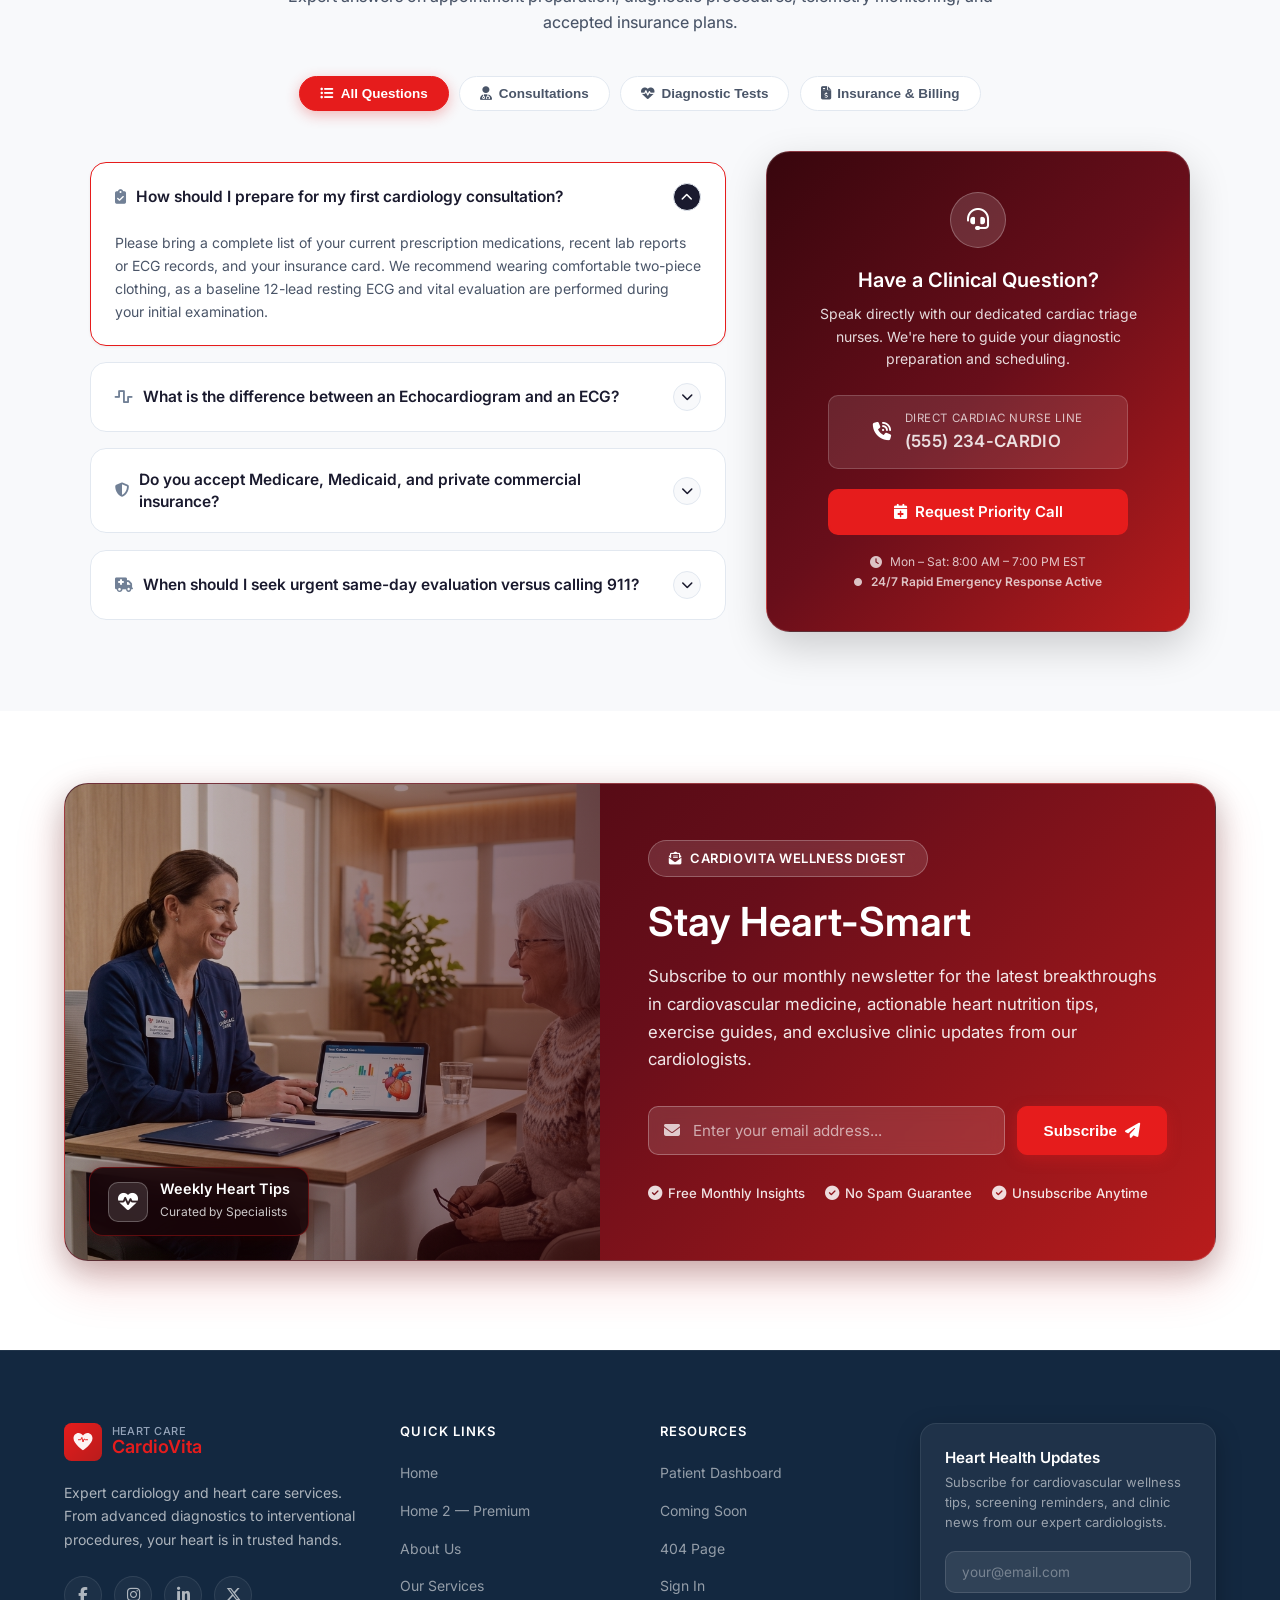
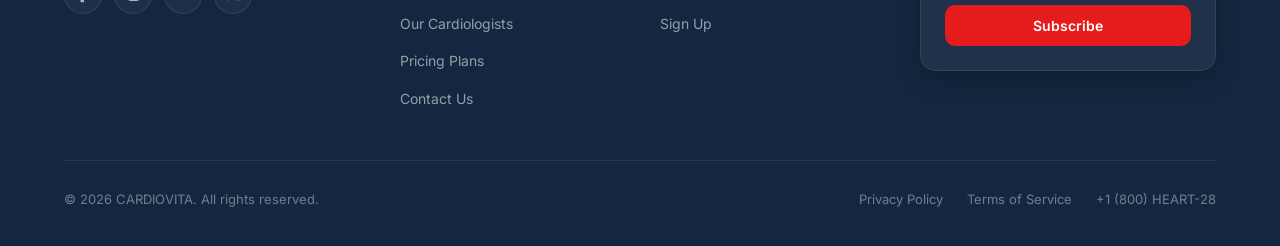
<file: home2.html>
<!DOCTYPE html>
<html lang="en" dir="ltr">
<head>
    <meta charset="UTF-8">
    <meta name="viewport" content="width=device-width, initial-scale=1.0">
    <link rel="icon" href="favicon.svg" type="image/svg+xml">
    <link rel="preconnect" href="https://fonts.googleapis.com">
    <link rel="preconnect" href="https://fonts.gstatic.com" crossorigin>
    <link href="https://fonts.googleapis.com/css2?family=Inter:wght@300;400;500;600&display=swap" rel="stylesheet">
    <link rel="stylesheet" href="https://cdnjs.cloudflare.com/ajax/libs/font-awesome/6.5.1/css/all.min.css">
    <link rel="stylesheet" href="style.css">
    <script>
      try{if(localStorage.getItem('cv-dark')==='1')document.documentElement.classList.add('dark');if(localStorage.getItem('cv-rtl')==='1')document.documentElement.setAttribute('dir','rtl');}catch(e){}
    </script>
    <title>CardioVita — Premium Heart Care Experience</title>
    <style>
                .h2-hero {
            display: grid;
            grid-template-columns: 1.15fr 0.85fr;
            gap: 3.5rem;
            align-items: center;
            min-height: 500px;
            padding: 0.75rem 0 2rem;
        }
        .h2-hero-text {
            display: flex;
            flex-direction: column;
            justify-content: center;
        }
        .h2-hero-text .badge,
        .h2-hero-text .badge-primary {
            display: inline-flex;
            align-items: center;
            gap: 0.5rem;
            margin-bottom: 1.25rem;
            align-self: flex-start;
            font-size: 0.8125rem;
            font-weight: 550;
        }
        .h2-hero-text h1 {
            font-size: clamp(2.35rem, 4vw, 3.35rem);
            font-weight: 600 !important;
            line-height: 1.15;
            letter-spacing: -0.02em;
            margin-bottom: 0.85rem;
            color: var(--text);
        }
        .h2-hero-text p {
            font-size: 1.0625rem;
            font-weight: 450;
            line-height: 1.65;
            color: var(--text-light);
            margin-bottom: 1.25rem;
            max-width: 580px;
        }
        .h2-hero-text .hero-btn-group {
            display: flex;
            align-items: center;
            gap: 1rem;
            flex-wrap: wrap;
            margin-bottom: 0;
        }
        .h2-hero-img-wrap{position:relative}
        .h2-hero-img{width:100%;height:460px;object-fit:cover;border-radius:var(--radius-xl)}
        .h2-hero-stat{position:absolute;bottom:1.5rem;left:-1.5rem;background:var(--bg-card);border:1px solid var(--border);border-radius:var(--radius-md);padding:.85rem 1.15rem;box-shadow:var(--shadow-lg);display:flex;align-items:center;gap:.6rem}
        [dir="rtl"] .h2-hero-stat{left:auto;right:-1.5rem}
        .h2-hero-stat i{color:var(--text);font-size:1.25rem}
        .h2-hero-stat .stat-num{font-size:1.25rem;font-weight:600;color:var(--text)}
        .h2-hero-stat .stat-txt{font-size:.75rem;color:var(--text-muted)}
        .specialty-grid{display:grid;grid-template-columns:repeat(3,1fr);gap:1.5rem}
        .specialty-card{display:flex;flex-direction:column;text-align:center;padding:0;background:var(--bg-card);border:1px solid var(--border);border-radius:var(--radius-lg);transition:all var(--transition-normal);overflow:hidden}
        .specialty-card:hover{border-color:var(--primary);transform:translateY(-4px);box-shadow:var(--shadow-md)}
        .specialty-img-wrap{position:relative;width:100%;height:190px;overflow:hidden;z-index:1}
        .specialty-img{display:block;width:100%;height:100%;object-fit:cover;object-position:center 15%;transition:transform 0.4s ease}
        .specialty-card:hover .specialty-img{transform:scale(1.05)}
        .specialty-icon{position:relative;width:52px;height:52px;border-radius:50%;background:var(--bg-card);border:2px solid var(--primary);display:flex;align-items:center;justify-content:center;color:var(--primary);font-size:1.25rem;box-shadow:0 4px 12px rgba(0,0,0,.25);margin:-26px auto .85rem;z-index:2;flex-shrink:0}
        .specialty-content{position:relative;z-index:2;padding:0 1.35rem 1.5rem;flex:1;display:flex;flex-direction:column;align-items:center}
        .specialty-card h3{font-size:1.05rem;margin-bottom:.4rem}
        .specialty-card p{font-size:.84375rem;color:var(--text-muted)}
        .zigzag-item{display:grid;grid-template-columns:1fr 1fr;gap:3rem;align-items:center;margin-bottom:3rem}
        .zigzag-item:last-child{margin-bottom:0}
        .zigzag-item.reverse{direction:rtl}
        .zigzag-item.reverse>*{direction:ltr}
        .zigzag-img{width:100%;height:340px;object-fit:cover;border-radius:var(--radius-lg)}
        .zigzag-text h3{font-size:1.35rem;margin-bottom:.6rem}
        .zigzag-text p{font-size:.9375rem;margin-bottom:1rem}
        .zigzag-features{display:flex;flex-direction:column;gap:.5rem}
        .zigzag-feat{display:flex;align-items:center;gap:.5rem;font-size:.875rem;color:var(--text-light)}
        .zigzag-feat i{color:var(--text-muted);font-size:.8rem;width:16px}
        .zigzag-tags{display:flex;gap:.6rem;margin-top:1.25rem;flex-wrap:wrap}
        .zigzag-tag{display:inline-flex;align-items:center;gap:.4rem;padding:.35rem .75rem;border-radius:var(--radius-full, 9999px);font-size:.78rem;font-weight:550;background:rgba(230,28,28,.08);color:var(--primary);border:1px solid rgba(230,28,28,.18)}
        .zigzag-tag.alt{background:rgba(255,255,255,.05);color:var(--text);border:1px solid rgba(255,255,255,.1)}
        html:not(.dark) .zigzag-tag.alt{background:rgba(0,0,0,.04);border:1px solid rgba(0,0,0,.08);color:var(--text)}
        .why-grid{display:grid;grid-template-columns:repeat(3,1fr);gap:2rem}
        .why-card{text-align:center;padding:2rem}
        .why-icon{width:64px;height:64px;border-radius:var(--radius-lg);background:var(--bg-alt);border:1px solid var(--border);display:flex;align-items:center;justify-content:center;color:var(--text);font-size:1.5rem;margin:0 auto 1rem}
        .why-card h3{font-size:1.1rem;margin-bottom:.5rem}
        .why-card p{font-size:.875rem;line-height:1.6;max-width:320px;margin:0 auto}
        .journey-section{position:relative}
        .journey-timeline{display:flex;flex-direction:column;gap:2rem;max-width:700px;margin:0 auto;position:relative}
        .journey-timeline::before{content:'';position:absolute;left:24px;top:0;bottom:0;width:2px;background:var(--primary)}
        [dir="rtl"] .journey-timeline::before{left:auto;right:24px}
        .journey-step{display:flex;gap:1.25rem;position:relative}
        .journey-num{width:48px;height:48px;border-radius:50%;background:var(--primary);color:#fff;font-size:1rem;font-weight:600;display:flex;align-items:center;justify-content:center;flex-shrink:0;z-index:1}
        .journey-step-content{background:var(--bg-card);border:1px solid var(--border);border-radius:var(--radius-md);padding:1.25rem;flex:1}
        .journey-step-content h4{font-size:1rem;margin-bottom:.3rem}
        .journey-step-content p{font-size:.84375rem}
        .h2-stats{position:relative;background-size:cover;background-position:center;padding:4rem 0}
        .h2-stats-overlay{position:absolute;inset:0;background:linear-gradient(135deg,rgba(230, 28, 28,.94) 0%,rgba(185, 28, 28,.92) 45%,rgba(74, 7, 16,.96) 100%)}
        html.dark .h2-stats-overlay,:root.dark .h2-stats-overlay{background:linear-gradient(135deg,rgba(185, 28, 28,.90) 0%,rgba(92, 13, 23,.94) 45%,rgba(15, 17, 23,.98) 100%)}
        .h2-stats-grid{display:grid;grid-template-columns:repeat(4,1fr);gap:2rem;position:relative;z-index:2;text-align:center;color:#fff}
        .h2-stat-val{font-size:2.5rem;font-weight:600;margin-bottom:.25rem}
        .h2-stat-lbl{font-size:.9375rem;font-weight:450;opacity:.9}
        .awards-badges{display:grid;grid-template-columns:repeat(4,1fr);gap:1.5rem;margin-top:2rem}
        .award-badge{text-align:center;padding:1.5rem;background:var(--bg-card);border:1px solid var(--border);border-radius:var(--radius-md);transition:all var(--transition-normal)}
        .award-badge:hover{border-color:var(--primary);transform:translateY(-3px)}
        .award-badge i{font-size:1.75rem;color:var(--text);margin-bottom:.6rem;display:block}
        .award-badge h4{font-size:.9375rem;margin-bottom:.2rem}
        .award-badge p{font-size:.8125rem;color:var(--text-muted)}
        .spotlight-grid{display:grid;grid-template-columns:1fr 1fr;gap:1.5rem}
        .spotlight-card{position:relative;border-radius:var(--radius-lg);overflow:hidden;height:440px;border:1px solid rgba(230,28,28,.18);box-shadow:0 10px 30px rgba(0,0,0,.35)}
        .spotlight-card img{width:100%;height:100%;object-fit:cover;transition:transform 0.4s ease}
        .spotlight-card:hover img{transform:scale(1.03)}
        .spotlight-caption{position:absolute;bottom:0;left:0;right:0;padding:2.75rem 1.5rem 1.35rem;background:linear-gradient(to top, rgba(18, 2, 5, 0.96) 0%, rgba(92, 12, 23, 0.88) 45%, rgba(185, 28, 28, 0.45) 75%, transparent 100%);color:#fff;z-index:2}
        .spotlight-caption h3{font-size:1.2rem;font-weight:600;margin-bottom:.35rem;color:#fff;text-shadow:0 2px 10px rgba(230,28,28,.35),0 2px 4px rgba(0,0,0,.8)}
        .spotlight-caption p{font-size:.875rem;line-height:1.55;color:rgba(255,255,255,.92);text-shadow:0 1px 4px rgba(0,0,0,.8)}
        .h2-testimonial-grid{display:grid;grid-template-columns:repeat(3,1fr);gap:1.5rem}
        .h2-testimonial{background:var(--bg-card);border:1px solid var(--border);border-radius:var(--radius-lg);padding:2rem;position:relative;transition:all var(--transition-normal)}
        .h2-testimonial:hover{border-color:var(--primary);box-shadow:var(--shadow-md)}
        .h2-quote-mark{font-size:3rem;color:var(--primary);opacity:.2;line-height:1;margin-bottom:.5rem}
        .h2-testimonial p{font-size:.9375rem;font-style:italic;color:var(--text-light);line-height:1.65;margin-bottom:1rem}
        .h2-testimonial-author{display:flex;align-items:center;gap:.65rem}
        .h2-testimonial-avatar{width:44px;height:44px;border-radius:50%;object-fit:cover;border:2px solid var(--primary)}
        .h2-testimonial-info h4{font-size:.875rem;margin-bottom:.1rem}
        .h2-testimonial-info span{font-size:.75rem;color:var(--text-muted)}
        /* ── Modern Split Newsletter Card ── */
        .newsletter-modern-section {
            padding: 4.5rem 0 5.5rem;
            position: relative;
            background: var(--bg);
        }
        .newsletter-modern-card {
            background: linear-gradient(135deg, #38060D 0%, #680E1A 50%, #B91C1C 100%);
            border: 1px solid rgba(255, 255, 255, 0.16);
            border-radius: var(--radius-xl);
            overflow: hidden;
            box-shadow: 0 20px 50px rgba(230, 28, 28, 0.18), 0 10px 30px rgba(0, 0, 0, 0.25);
            position: relative;
        }
        html.dark .newsletter-modern-card,
        :root.dark .newsletter-modern-card {
            background: linear-gradient(135deg, #150407 0%, #2E070F 50%, #680E1A 100%);
            border-color: rgba(255, 255, 255, 0.12);
            box-shadow: 0 20px 50px rgba(0, 0, 0, 0.55), 0 0 35px rgba(230, 28, 28, 0.2);
        }
        .newsletter-split-grid {
            display: grid;
            grid-template-columns: 1fr 1.15fr;
            align-items: stretch;
            min-height: 440px;
        }
        .newsletter-image-col {
            position: relative;
            overflow: hidden;
            min-height: 380px;
        }
        .newsletter-col-img {
            width: 100%;
            height: 100%;
            object-fit: cover;
            display: block;
        }
        .newsletter-image-col::after {
            content: '';
            position: absolute;
            inset: 0;
            background: linear-gradient(to right, rgba(26, 5, 9, 0.2) 0%, rgba(56, 6, 13, 0.65) 100%);
            pointer-events: none;
        }
        .newsletter-img-badge {
            position: absolute;
            bottom: 24px;
            left: 24px;
            z-index: 2;
            background: rgba(26, 5, 9, 0.88);
            backdrop-filter: blur(12px);
            border: 1px solid rgba(230, 28, 28, 0.35);
            border-radius: 14px;
            padding: 12px 18px;
            display: flex;
            align-items: center;
            gap: 12px;
            color: #fff;
            box-shadow: 0 8px 24px rgba(0, 0, 0, 0.4), 0 0 15px rgba(230, 28, 28, 0.15);
        }
        .newsletter-badge-icon {
            width: 40px;
            height: 40px;
            border-radius: 10px;
            background: rgba(255, 255, 255, 0.12);
            border: 1px solid rgba(255, 255, 255, 0.25);
            display: flex;
            align-items: center;
            justify-content: center;
            color: #FFFFFF;
            font-size: 1.25rem;
            flex-shrink: 0;
        }
        .newsletter-img-badge strong {
            display: block;
            font-size: 0.9rem;
            font-weight: 600;
            color: #fff;
            line-height: 1.2;
        }
        .newsletter-img-badge span {
            font-size: 0.75rem;
            color: rgba(255, 255, 255, 0.78);
        }
        .newsletter-content-col {
            padding: 3.5rem 3rem;
            display: flex;
            flex-direction: column;
            justify-content: center;
            position: relative;
            z-index: 2;
        }
        .newsletter-content-col .cta-normal-badge {
            align-self: flex-start;
            width: fit-content;
            display: inline-flex;
        }
        .newsletter-title {
            color: #FFFFFF !important;
            font-size: clamp(1.85rem, 3.2vw, 2.5rem);
            font-weight: 600 !important;
            line-height: 1.25;
            margin-bottom: 1rem;
        }
        .newsletter-desc {
            color: rgba(255, 255, 255, 0.9) !important;
            font-size: 1.05rem;
            font-weight: 400;
            line-height: 1.65;
            margin-bottom: 2rem;
            max-width: 580px;
        }
        .newsletter-modern-form {
            display: flex;
            gap: 12px;
            flex-wrap: wrap;
            margin-bottom: 1.75rem;
            max-width: 540px;
        }
        .newsletter-input-group {
            position: relative;
            flex: 1 1 260px;
            display: flex;
            align-items: center;
        }
        .newsletter-field-icon {
            position: absolute;
            left: 16px;
            color: rgba(255, 255, 255, 0.75);
            font-size: 1rem;
            pointer-events: none;
            z-index: 5;
            transition: color 0.2s ease;
        }
        .newsletter-modern-input {
            width: 100%;
            padding: 14px 18px 14px 44px;
            border-radius: var(--radius-md);
            border: 1px solid rgba(255, 255, 255, 0.28);
            background: rgba(255, 255, 255, 0.12);
            backdrop-filter: blur(8px);
            color: #fff;
            font-size: 0.95rem;
            font-family: inherit;
            transition: all 0.2s ease;
        }
        .newsletter-modern-input::placeholder {
            color: rgba(255, 255, 255, 0.6);
        }
        .newsletter-modern-input:focus {
            outline: none;
            border-color: #E61C1C;
            background: rgba(255, 255, 255, 0.18);
            box-shadow: 0 0 0 3px rgba(230, 28, 28, 0.25);
        }
        .newsletter-modern-input:focus + .newsletter-field-icon {
            color: #fff;
        }
        .newsletter-submit-btn {
            background: #E61C1C;
            color: #fff;
            border: 1px solid #E61C1C;
            border-radius: var(--radius-md);
            padding: 14px 26px;
            font-weight: 600;
            font-size: 0.95rem;
            display: inline-flex;
            align-items: center;
            gap: 8px;
            cursor: pointer;
            transition: all 0.2s ease;
            box-shadow: 0 4px 14px rgba(230, 28, 28, 0.35);
        }
        .newsletter-submit-btn:hover {
            background: #d42247;
            border-color: #d42247;
            transform: translateY(-2px);
            box-shadow: 0 8px 22px rgba(230, 28, 28, 0.45);
        }
        .newsletter-trust-tags {
            display: flex;
            align-items: center;
            gap: 20px;
            flex-wrap: wrap;
            color: rgba(255, 255, 255, 0.88);
            font-size: 0.825rem;
            font-weight: 500;
        }
        .newsletter-trust-tags span {
            display: inline-flex;
            align-items: center;
            gap: 6px;
        }
        .newsletter-trust-tags i {
            color: rgba(255, 255, 255, 0.85);
            font-size: 0.9rem;
        }
        @media (max-width: 900px) {
            .newsletter-split-grid {
                grid-template-columns: 1fr;
            }
            .newsletter-image-col {
                min-height: 280px;
                height: 280px;
            }
            .newsletter-content-col {
                padding: 2.75rem 1.75rem;
                text-align: center;
                align-items: center;
                display: flex;
                flex-direction: column;
            }
            .newsletter-title,
            .newsletter-desc {
                text-align: center;
            }
            .newsletter-modern-form {
                margin-left: auto;
                margin-right: auto;
                width: 100%;
            }
            .newsletter-trust-tags {
                justify-content: center !important;
                align-items: center !important;
                text-align: center !important;
                margin: 0 auto !important;
                width: 100% !important;
            }
        }
        @media (max-width: 540px) {
            .newsletter-content-col {
                padding: 2.25rem 1.25rem !important;
                justify-content: flex-start !important;
                text-align: center !important;
                align-items: center !important;
                display: flex;
                flex-direction: column;
            }
            .newsletter-title {
                text-align: center !important;
            }
            .newsletter-desc {
                margin-bottom: 1.25rem !important;
                text-align: center !important;
            }
            .newsletter-modern-form {
                flex-direction: column;
                gap: 12px;
                margin-bottom: 1.25rem;
                width: 100%;
            }
            .newsletter-input-group {
                flex: none !important;
                width: 100% !important;
                height: auto !important;
            }
            .newsletter-submit-btn {
                width: 100%;
                justify-content: center;
            }
            .newsletter-trust-tags {
                justify-content: center !important;
                align-items: center !important;
                text-align: center !important;
                width: 100% !important;
                gap: 10px !important;
                flex-direction: column !important;
                margin: 0 auto !important;
            }
            .newsletter-trust-tags span {
                justify-content: center !important;
                display: inline-flex !important;
            }
        }
        [dir="rtl"] .newsletter-field-icon {
            left: auto;
            right: 16px;
        }
        [dir="rtl"] .newsletter-modern-input {
            padding: 14px 44px 14px 18px;
        }
        [dir="rtl"] .newsletter-img-badge {
            left: auto;
            right: 24px;
        }
        [dir="rtl"] .newsletter-image-col::after {
            background: linear-gradient(to left, rgba(26, 5, 9, 0.2) 0%, rgba(56, 6, 13, 0.65) 100%);
        }
        @media (max-width: 1024px) {
            .h2-hero {
                grid-template-columns: 1fr;
                gap: 2.5rem;
                min-height: auto;
                text-align: center;
                padding: 2rem 0;
            }
            .h2-hero-text {
                align-items: center !important;
                text-align: center !important;
                max-width: 680px;
                margin: 0 auto !important;
                width: 100%;
            }
            .h2-hero-text .badge,
            .h2-hero-text .badge-primary {
                align-self: center !important;
                margin: 0 auto 1.25rem !important;
            }
            .h2-hero-text h1 {
                text-align: center !important;
                margin-left: auto !important;
                margin-right: auto !important;
                width: 100% !important;
            }
            .h2-hero-text p {
                text-align: center !important;
                margin: 0 auto 1.25rem !important;
                max-width: 600px;
                width: 100% !important;
            }
            .h2-hero-text .hero-btn-group {
                justify-content: center !important;
                align-items: center !important;
                margin: 0 auto !important;
                width: 100% !important;
            }
            .h2-hero-visual-wrap {
                margin: 0 auto;
            }
            .h2-hero-img { height: 360px; }
            .specialty-grid, .why-grid, .awards-badges, .h2-stats-grid { grid-template-columns: repeat(2, 1fr); }
            .specialty-img-wrap { height: 265px; }
            .zigzag-item {
                gap: 2rem;
            }
            .spotlight-grid { grid-template-columns: 1fr; }
            .spotlight-card { height: 480px; }
            .h2-testimonial-grid { grid-template-columns: repeat(2, 1fr); }
        }
        @media (max-width: 1024px) and (min-width: 769px) {
            .why-grid .why-card:nth-child(3),
            .why-grid .why-card:nth-child(3):last-child,
            .h2-testimonial-grid .h2-testimonial:nth-child(3),
            .h2-testimonial-grid .h2-testimonial:nth-child(3):last-child {
                grid-column: 1 / -1 !important;
                max-width: calc(50% - 0.75rem) !important;
                margin: 0 auto !important;
                justify-self: center !important;
                width: 100% !important;
            }
        }
        @media (max-width: 768px) {
            .specialty-grid, .why-grid, .h2-testimonial-grid { grid-template-columns: 1fr; }
            .why-grid .why-card:nth-child(3),
            .why-grid .why-card:nth-child(3):last-child,
            .h2-testimonial-grid .h2-testimonial:nth-child(3),
            .h2-testimonial-grid .h2-testimonial:nth-child(3):last-child {
                grid-column: auto !important;
                max-width: 100% !important;
                margin: 0 !important;
                justify-self: auto !important;
            }
            .h2-hero-text {
                max-width: 100%;
                align-items: center !important;
                text-align: center !important;
                margin: 0 auto !important;
            }
            .h2-hero-text .badge,
            .h2-hero-text .badge-primary {
                align-self: center !important;
                margin: 0 auto 1rem !important;
            }
            .h2-hero-text h1 {
                text-align: center !important;
            }
            .h2-hero-text p {
                text-align: center !important;
                margin: 0 auto 1.25rem !important;
            }
            .h2-hero-text .hero-btn-group {
                justify-content: center !important;
                align-items: center !important;
                margin: 0 auto !important;
            }
            .awards-badges { grid-template-columns: repeat(2, 1fr); }
            .h2-hero-img { height: 280px; }
            .zigzag-item, .zigzag-item.reverse {
                grid-template-columns: 1fr;
                direction: ltr;
                text-align: center;
                gap: 2rem;
            }
            .zigzag-text {
                text-align: center !important;
                max-width: 680px;
                margin: 0 auto 1.5rem !important;
                display: flex;
                flex-direction: column;
                align-items: center !important;
                width: 100%;
            }
            .zigzag-text h3 {
                text-align: center !important;
                margin-left: auto !important;
                margin-right: auto !important;
                width: 100%;
            }
            .zigzag-text p {
                text-align: center !important;
                margin-left: auto !important;
                margin-right: auto !important;
                width: 100%;
            }
            .zigzag-features {
                display: inline-flex !important;
                flex-direction: column;
                align-items: flex-start !important;
                margin: 0 auto !important;
                text-align: left;
            }
            .zigzag-feat {
                justify-content: flex-start;
            }
            .zigzag-tags {
                justify-content: center !important;
                margin-left: auto !important;
                margin-right: auto !important;
            }
            .zigzag-img {
                max-width: 680px;
                margin: 0 auto;
                width: 100%;
                height: 260px;
            }
            .specialty-img-wrap { height: 380px; }
            .spotlight-card { height: 400px; }
            .newsletter-form { flex-direction: column; }
        }
        @media (max-width: 480px) {
            .specialty-img-wrap { height: 240px; }
            .spotlight-card { height: 340px; }
        }
        @media (max-width: 360px) {
            .specialty-img-wrap { height: 200px; }
            .h2-stats-grid, .awards-badges { grid-template-columns: 1fr; }
        }
    
        /* ═════════════════════════════════════════════════════════════
           REALISTIC ANATOMICAL CARDIAC HUD HERO VISUAL (HOME 2)
           ═════════════════════════════════════════════════════════════ */
        :root {
            --cardiac-duration: 0.833s;
            --cardiac-bpm: 72;
        }

        .h2-hero-visual-wrap {
            position: relative;
        }

        .cardiac-hero-card {
            position: relative;
            width: 100%;
            height: 520px;
            background: linear-gradient(155deg, #FFFFFF 0%, #FFF5F5 45%, #FFEAEA 100%);
            border-radius: var(--radius-xl, 24px);
            border: 1px solid rgba(230, 28, 28, 0.2);
            box-shadow: 0 20px 48px rgba(15, 23, 42, 0.07), 0 8px 28px rgba(230, 28, 28, 0.12);
            display: flex;
            flex-direction: column;
            justify-content: space-between;
            padding: 1.25rem 1.5rem;
            overflow: hidden;
            box-sizing: border-box;
            user-select: none;
        }

        /* Dark Mode Hero Card */
        html.dark .cardiac-hero-card,
        :root.dark .cardiac-hero-card {
            background: radial-gradient(circle at 50% 42%, rgba(230, 28, 28, 0.35) 0%, rgba(35, 8, 12, 0.95) 58%, #0D0305 100%);
            border-color: rgba(255, 255, 255, 0.14);
            box-shadow: 0 25px 60px rgba(0, 0, 0, 0.7), 0 0 50px rgba(230, 28, 28, 0.35);
        }

        /* Background grid */
        .cardiac-grid-bg {
            position: absolute;
            inset: 0;
            background-image: 
                linear-gradient(rgba(230, 28, 28, 0.055) 1px, transparent 1px),
                linear-gradient(90deg, rgba(230, 28, 28, 0.055) 1px, transparent 1px);
            background-size: 24px 24px;
            pointer-events: none;
            z-index: 1;
        }

        html.dark .cardiac-grid-bg,
        :root.dark .cardiac-grid-bg {
            background-image: 
                linear-gradient(rgba(56, 189, 248, 0.04) 1px, transparent 1px),
                linear-gradient(90deg, rgba(56, 189, 248, 0.04) 1px, transparent 1px);
        }

        /* Top HUD Header */
        .cardiac-top-hud {
            position: relative;
            z-index: 5;
            display: flex;
            align-items: center;
            justify-content: space-between;
            gap: 10px;
        }

        .rhythm-toggle-group {
            display: flex;
            align-items: center;
            gap: 6px;
            background: #F1F5F9;
            padding: 3px;
            border-radius: 999px;
            border: 1px solid #E2E8F0;
            backdrop-filter: blur(8px);
        }

        html.dark .rhythm-toggle-group,
        :root.dark .rhythm-toggle-group {
            background: rgba(15, 23, 42, 0.75);
            border-color: rgba(255, 255, 255, 0.12);
        }

        .rhythm-pill-btn {
            padding: 4px 11px;
            font-size: 0.72rem;
            font-weight: 600;
            border-radius: 999px;
            border: none;
            background: transparent;
            color: #64748B;
            cursor: pointer;
            transition: all 0.2s ease;
        }

        .rhythm-pill-btn:hover {
            color: #1E293B;
        }

        html.dark .rhythm-pill-btn,
        :root.dark .rhythm-pill-btn {
            color: rgba(255, 255, 255, 0.7);
        }

        html.dark .rhythm-pill-btn:hover,
        :root.dark .rhythm-pill-btn:hover {
            color: #FFFFFF;
        }

        .rhythm-pill-btn.active {
            background: #E61C1C;
            color: #FFFFFF;
            box-shadow: 0 2px 8px rgba(230, 28, 28, 0.35);
        }

        html.dark .rhythm-pill-btn.active,
        :root.dark .rhythm-pill-btn.active {
            box-shadow: 0 2px 8px rgba(230, 28, 28, 0.45);
        }

        .cardiac-live-badge {
            display: inline-flex;
            align-items: center;
            gap: 7px;
            background: #FFF1F2;
            border: 1px solid rgba(230, 28, 28, 0.22);
            padding: 5px 12px;
            border-radius: 999px;
            font-size: 0.78rem;
            font-weight: 700;
            color: #E61C1C;
            backdrop-filter: blur(8px);
        }

        html.dark .cardiac-live-badge,
        :root.dark .cardiac-live-badge {
            background: rgba(15, 23, 42, 0.75);
            border-color: rgba(56, 189, 248, 0.3);
            color: #38BDF8;
        }

        .live-beacon-dot {
            width: 8px;
            height: 8px;
            border-radius: 50%;
            background: #FF2E44;
            box-shadow: 0 0 8px #FF2E44;
            animation: beaconBlink 1.2s infinite;
        }

        .live-nsr-tag {
            font-weight: 400;
            font-size: 0.6875rem;
            color: #64748B;
        }

        html.dark .live-nsr-tag,
        :root.dark .live-nsr-tag {
            color: rgba(255, 255, 255, 0.7);
        }

        @keyframes beaconBlink {
            0%, 100% { opacity: 1; transform: scale(1); }
            50% { opacity: 0.3; transform: scale(0.75); }
        }

        /* Center Stage: Realistic Anatomical Beating Heart */
        .cardiac-center-stage {
            position: relative;
            z-index: 3;
            display: flex;
            align-items: center;
            justify-content: center;
            flex: 1;
            margin: 6px 0;
            min-height: 280px;
        }

        /* Realistic Anatomical Heart Container */
        .realistic-heart-wrap {
            position: relative;
            width: 265px;
            height: 325px;
            display: flex;
            align-items: center;
            justify-content: center;
            animation: cardiacLubDub var(--cardiac-duration, 0.833s) infinite ease-in-out;
            transform-origin: 50% 55%;
            filter: drop-shadow(0 14px 36px rgba(230, 28, 28, 0.42)) drop-shadow(0 0 20px rgba(255, 77, 77, 0.22));
            user-select: none;
        }

        html.dark .realistic-heart-wrap,
        :root.dark .realistic-heart-wrap {
            filter: drop-shadow(0 14px 44px rgba(230, 28, 28, 0.65)) drop-shadow(0 0 28px rgba(255, 77, 77, 0.35));
        }

        .realistic-heart-img {
            width: 100%;
            height: 100%;
            object-fit: contain;
            pointer-events: none;
            filter: contrast(1.08) brightness(1.02);
            display: block;
        }

        /* Physiologically accurate lub-dub double beat */
        @keyframes cardiacLubDub {
            0%   { transform: scale(1) rotate(0deg); }
            12%  { transform: scale(1.05) rotate(-1deg); } /* Atrial systole */
            22%  { transform: scale(0.98) rotate(0.5deg); }  /* Isovolumetric contraction */
            34%  { transform: scale(1.08) rotate(1.4deg); }   /* Ventricular systole (ejection) */
            48%  { transform: scale(0.97) rotate(-0.5deg); }  /* Elastic recoil */
            64%  { transform: scale(1.01) rotate(0deg); }    /* Rapid filling */
            76%  { transform: scale(1) rotate(0deg); }       /* Diastasis */
            100% { transform: scale(1) rotate(0deg); }
        }

        /* Bottom Lead II ECG Telemetry */
        .cardiac-bottom-hud {
            position: relative;
            z-index: 5;
            background: #FFFFFF;
            border: 1px solid #E2E8F0;
            border-radius: var(--radius-md, 12px);
            padding: 0.65rem 0.9rem;
            box-shadow: 0 4px 16px rgba(15, 23, 42, 0.05);
            backdrop-filter: blur(8px);
        }

        html.dark .cardiac-bottom-hud,
        :root.dark .cardiac-bottom-hud {
            background: rgba(11, 18, 33, 0.85);
            border-color: rgba(56, 189, 248, 0.22);
            box-shadow: none;
        }

        .ecg-hud-header {
            display: flex;
            align-items: center;
            justify-content: space-between;
            font-size: 0.72rem;
            font-weight: 700;
            color: #1E293B;
            letter-spacing: 0.05em;
            margin-bottom: 0.35rem;
        }

        .ecg-hud-header i {
            color: #E61C1C;
            margin-right: 3px;
        }

        html.dark .ecg-hud-header,
        :root.dark .ecg-hud-header {
            color: #38BDF8;
        }

        html.dark .ecg-hud-header i,
        :root.dark .ecg-hud-header i {
            color: #38BDF8;
        }

        .ecg-sync-tag {
            color: #FF2E44;
            font-weight: 700;
        }

        html.dark .ecg-sync-tag,
        :root.dark .ecg-sync-tag {
            color: #FF2E44;
        }

        .ecg-canvas-wrap {
            width: 100%;
            height: 48px;
            position: relative;
            border-radius: 6px;
            overflow: hidden;
            background: #080E1A;
            border: 1px solid rgba(15, 23, 42, 0.15);
        }

        html.dark .ecg-canvas-wrap,
        :root.dark .ecg-canvas-wrap {
            background: rgba(3, 7, 18, 0.75);
            border-color: rgba(56, 189, 248, 0.15);
        }

        #cardiacWaveCanvas {
            width: 100%;
            height: 100%;
            display: block;
        }

        .cardiac-telemetry-metrics {
            display: flex;
            align-items: center;
            justify-content: space-between;
            gap: 8px;
            margin-top: 0.45rem;
            padding-top: 0.35rem;
            border-top: 1px solid #E2E8F0;
            font-size: 0.6875rem;
            color: #64748B;
        }

        html.dark .cardiac-telemetry-metrics,
        :root.dark .cardiac-telemetry-metrics {
            border-top-color: rgba(255, 255, 255, 0.08);
            color: rgba(255, 255, 255, 0.7);
        }

        .telemetry-mini-val {
            font-weight: 700;
            color: #E61C1C;
        }

        html.dark .telemetry-mini-val,
        :root.dark .telemetry-mini-val {
            color: #38BDF8;
        }

        .telemetry-mini-val.ef-val {
            color: #FFFFFF;
        }

        html.dark .telemetry-mini-val.ef-val,
        :root.dark .telemetry-mini-val.ef-val {
            color: #FFFFFF;
        }

        /* Mobile View - Live Cardiac HUD Display */
        @media (max-width: 768px) {
            .h2-hero-visual-wrap {
                display: block !important;
                width: 100%;
                max-width: 440px;
                margin: 2rem auto 0;
            }

            .cardiac-hero-card {
                height: auto;
                min-height: 440px;
                padding: 1.15rem 1rem;
                border-radius: var(--radius-lg, 16px);
                gap: 0.75rem;
            }

            .cardiac-top-hud {
                flex-wrap: wrap;
                gap: 6px;
                justify-content: space-between;
            }

            .rhythm-toggle-group {
                gap: 4px;
                padding: 2px;
            }

            .rhythm-pill-btn {
                padding: 4px 9px;
                font-size: 0.7rem;
            }

            .cardiac-live-badge {
                padding: 4px 10px;
                font-size: 0.72rem;
            }

            .cardiac-center-stage {
                min-height: 250px;
                margin: 4px 0;
            }

            .realistic-heart-wrap {
                width: 220px;
                height: 270px;
            }

            .cardiac-bottom-hud {
                padding: 0.6rem 0.8rem;
            }

            .ecg-canvas-wrap {
                height: 44px;
            }

            .cardiac-telemetry-metrics {
                font-size: 0.6875rem;
                gap: 6px;
                flex-wrap: wrap;
            }
        }

        @media (max-width: 380px) {
            .h2-hero-visual-wrap {
                max-width: 100%;
                margin: 1.5rem auto 0;
            }

            .cardiac-hero-card {
                min-height: 420px;
                padding: 0.85rem;
            }

            .cardiac-top-hud {
                justify-content: center;
            }

            .realistic-heart-wrap {
                width: 185px;
                height: 230px;
            }

            .cardiac-telemetry-metrics {
                font-size: 0.625rem;
                justify-content: space-between;
            }
        }

        /* ═════════════════════════════════════════════════════════════
           NEW SECTION 1: INTERACTIVE HEART AGE & VITALITY CALCULATOR
           ═════════════════════════════════════════════════════════════ */
        .vitality-calc-card {
            background: var(--bg-card);
            border: 1px solid var(--border);
            border-radius: var(--radius-xl);
            padding: 3rem;
            box-shadow: var(--shadow-lg, 0 15px 40px rgba(0,0,0,0.06));
            position: relative;
            overflow: hidden;
        }
        html.dark .vitality-calc-card {
            background: linear-gradient(145deg, #0e1726 0%, #070d18 100%);
            border-color: rgba(255, 255, 255, 0.1);
            box-shadow: 0 20px 50px rgba(0, 0, 0, 0.45), 0 0 40px rgba(230, 28, 28, 0.15);
        }
        .vitality-calc-grid {
            display: grid;
            grid-template-columns: 1.15fr 0.85fr;
            gap: 3rem;
            align-items: stretch;
        }
        .vitality-form-pane {
            display: flex;
            flex-direction: column;
            gap: 1.75rem;
            min-width: 0;
        }
        .vitality-field-group {
            display: flex;
            flex-direction: column;
            gap: 0.65rem;
        }
        .vitality-field-label {
            display: flex;
            justify-content: space-between;
            align-items: center;
            font-size: 0.9375rem;
            font-weight: 600;
            color: var(--text);
        }
        .vitality-val-badge {
            background: rgba(230, 28, 28, 0.1);
            color: var(--primary);
            font-size: 0.8125rem;
            font-weight: 700;
            padding: 0.2rem 0.65rem;
            border-radius: var(--radius-full);
            border: 1px solid rgba(230, 28, 28, 0.2);
        }
        html.dark .vitality-val-badge {
            background: rgba(230, 28, 28, 0.16);
            color: #FF6B6B;
            border-color: rgba(230, 28, 28, 0.35);
        }
        .vitality-slider {
            width: 100%;
            height: 8px;
            border-radius: 4px;
            background: var(--border);
            outline: none;
            -webkit-appearance: none;
            cursor: pointer;
            accent-color: var(--primary);
        }
        .vitality-slider::-webkit-slider-thumb {
            -webkit-appearance: none;
            width: 22px;
            height: 22px;
            border-radius: 50%;
            background: var(--primary);
            border: 3px solid #FFFFFF;
            box-shadow: 0 2px 8px rgba(230, 28, 28, 0.4);
            cursor: pointer;
            transition: transform 0.15s ease;
        }
        .vitality-slider::-webkit-slider-thumb:hover {
            transform: scale(1.15);
        }
        .vitality-segmented-pills {
            display: grid;
            grid-template-columns: repeat(3, 1fr);
            gap: 0.6rem;
        }
        .vitality-pill-btn {
            background: var(--bg);
            border: 1.5px solid var(--border);
            border-radius: var(--radius-md);
            padding: 0.65rem 0.5rem;
            font-size: 0.8125rem;
            font-weight: 600;
            color: var(--text-light);
            cursor: pointer;
            text-align: center;
            transition: all var(--transition-fast, 0.2s ease);
        }
        .vitality-pill-btn:hover {
            border-color: var(--primary);
            color: var(--text);
        }
        .vitality-pill-btn.active {
            background: rgba(230, 28, 28, 0.08);
            border-color: var(--primary);
            color: var(--primary);
            box-shadow: 0 2px 10px rgba(230, 28, 28, 0.12);
        }
        html.dark .vitality-pill-btn.active {
            background: rgba(230, 28, 28, 0.2);
            color: #FFFFFF;
            border-color: var(--primary);
        }
        .vitality-check-row {
            display: flex;
            align-items: center;
            gap: 1.25rem;
            flex-wrap: wrap;
        }
        .vitality-check-label {
            display: inline-flex;
            align-items: center;
            gap: 0.5rem;
            font-size: 0.84375rem;
            color: var(--text-light);
            cursor: pointer;
            user-select: none;
        }
        .vitality-check-label input[type="checkbox"] {
            width: 17px;
            height: 17px;
            accent-color: var(--primary);
            cursor: pointer;
        }

        /* Results Display Pane */
        .vitality-result-pane {
            background: linear-gradient(145deg, rgba(230, 28, 28, 0.04) 0%, rgba(15, 23, 42, 0.03) 100%);
            border: 1px solid var(--border);
            border-radius: var(--radius-lg);
            padding: 2.25rem 2rem;
            display: flex;
            flex-direction: column;
            justify-content: space-between;
            align-items: center;
            text-align: center;
            position: relative;
            min-width: 0;
            max-width: 100%;
            box-sizing: border-box;
        }
        .vitality-result-pane > div {
            max-width: 100%;
            min-width: 0;
        }
        html.dark .vitality-result-pane {
            background: linear-gradient(145deg, rgba(230, 28, 28, 0.08) 0%, rgba(15, 23, 42, 0.6) 100%);
            border-color: rgba(255, 255, 255, 0.12);
        }
        .vitality-gauge-wrap {
            position: relative;
            width: 170px;
            height: 170px;
            margin: 0 auto 1.25rem;
            display: flex;
            align-items: center;
            justify-content: center;
        }
        .vitality-svg-ring {
            transform: rotate(-90deg);
            width: 100%;
            height: 100%;
        }
        .vitality-svg-ring circle {
            fill: none;
            stroke-width: 11;
            stroke-linecap: round;
        }
        .vitality-ring-bg {
            stroke: var(--border);
            opacity: 0.6;
        }
        html.dark .vitality-ring-bg {
            stroke: rgba(255, 255, 255, 0.12);
        }
        .vitality-ring-fill {
            stroke: #10B981;
            stroke-dasharray: 440;
            stroke-dashoffset: 88;
            transition: stroke-dashoffset 0.6s cubic-bezier(0.2, 0.8, 0.2, 1), stroke 0.4s ease;
        }
        .vitality-gauge-center {
            position: absolute;
            display: flex;
            flex-direction: column;
            align-items: center;
            justify-content: center;
        }
        .vitality-score-num {
            font-size: 2.35rem;
            font-weight: 700;
            line-height: 1;
            color: var(--text);
        }
        .vitality-score-lbl {
            font-size: 0.72rem;
            font-weight: 600;
            text-transform: uppercase;
            letter-spacing: 0.06em;
            color: var(--text-muted);
            margin-top: 4px;
        }
        .vitality-delta-badge {
            display: inline-flex;
            align-items: center;
            gap: 0.4rem;
            font-size: 0.875rem;
            font-weight: 700;
            padding: 0.35rem 0.9rem;
            border-radius: var(--radius-full);
            margin-bottom: 0.85rem;
        }
        .vitality-delta-badge.optimal {
            background: rgba(16, 185, 129, 0.14);
            color: #059669;
            border: 1px solid rgba(16, 185, 129, 0.3);
        }
        html.dark .vitality-delta-badge.optimal {
            background: rgba(16, 185, 129, 0.2);
            color: #34D399;
            border-color: rgba(16, 185, 129, 0.4);
        }
        .vitality-delta-badge.elevated {
            background: rgba(245, 158, 11, 0.14);
            color: #D97706;
            border: 1px solid rgba(245, 158, 11, 0.3);
        }
        html.dark .vitality-delta-badge.elevated {
            background: rgba(245, 158, 11, 0.2);
            color: #FBBF24;
            border-color: rgba(245, 158, 11, 0.4);
        }
        .vitality-delta-badge.action {
            background: rgba(239, 68, 68, 0.14);
            color: #DC2626;
            border: 1px solid rgba(239, 68, 68, 0.3);
        }
        html.dark .vitality-delta-badge.action {
            background: rgba(239, 68, 68, 0.2);
            color: #F87171;
            border-color: rgba(239, 68, 68, 0.4);
        }
        .vitality-status-desc {
            font-size: 0.875rem;
            color: var(--text-light);
            line-height: 1.55;
            margin-bottom: 1.5rem;
            max-width: 320px;
        }
        .vitality-action-btns {
            display: flex;
            gap: 0.75rem;
            width: 100%;
            flex-direction: column;
        }
        .vitality-action-btns .btn {
            justify-content: center;
            width: 100%;
            padding: 0.65rem 1rem;
            font-size: 0.875rem;
            font-weight: 600;
        }

        @media (max-width: 900px) {
            .vitality-calc-grid {
                grid-template-columns: minmax(0, 1fr);
                gap: 2.25rem;
            }
            .vitality-calc-card {
                padding: 2.25rem 1.5rem;
            }
        }
        @media (max-width: 575px) {
            .vitality-calc-card {
                padding: 1.5rem 1rem;
            }
            .vitality-result-pane {
                padding: 1.5rem 1rem;
            }
            .vitality-segmented-pills {
                gap: 0.4rem;
            }
            .vitality-pill-btn {
                padding: 0.55rem 0.35rem;
                font-size: 0.75rem;
                min-width: 0;
            }
            .vitality-action-btns .btn {
                white-space: normal;
                text-align: center;
                padding: 0.65rem 0.85rem !important;
                font-size: 0.8125rem !important;
                line-height: 1.35;
            }
        }

        /* ═════════════════════════════════════════════════════════════
           NEW SECTION 2: CARDIOVASCULAR CARE FAQS & PATIENT GUIDE
           ═════════════════════════════════════════════════════════════ */
        .h2-faq-section {
            position: relative;
            background: var(--bg-alt);
            padding: 5rem 0;
        }
        .h2-faq-filter-wrap {
            display: flex;
            align-items: center;
            justify-content: center;
            gap: 0.65rem;
            flex-wrap: wrap;
            margin-bottom: 2.5rem;
        }
        .h2-faq-tab-btn {
            background: var(--bg-card);
            border: 1.5px solid var(--border);
            border-radius: var(--radius-full);
            padding: 0.55rem 1.25rem;
            font-size: 0.84375rem;
            font-weight: 600;
            color: var(--text-light);
            cursor: pointer;
            transition: all var(--transition-fast, 0.2s ease);
            display: inline-flex;
            align-items: center;
            gap: 0.4rem;
        }
        .h2-faq-tab-btn:hover {
            border-color: var(--primary);
            color: var(--text);
            transform: translateY(-1px);
        }
        .h2-faq-tab-btn.active {
            background: var(--primary);
            border-color: var(--primary);
            color: #FFFFFF !important;
            box-shadow: 0 4px 14px rgba(230, 28, 28, 0.3);
        }
        .h2-faq-layout {
            display: grid;
            grid-template-columns: 1.2fr 0.8fr;
            gap: 2.5rem;
            align-items: center;
            max-width: 1100px;
            margin: 0 auto;
        }
        .h2-faq-list {
            display: flex;
            flex-direction: column;
            gap: 1rem;
        }
        .h2-faq-card {
            background: var(--bg-card);
            border: 1px solid var(--border);
            border-radius: var(--radius-lg);
            overflow: hidden;
            transition: border-color var(--transition-fast, 0.2s ease), box-shadow var(--transition-fast, 0.2s ease);
        }
        .h2-faq-card.active {
            border-color: var(--primary);
            box-shadow: var(--shadow-sm, 0 4px 16px rgba(0, 0, 0, 0.05));
        }
        .h2-faq-header {
            padding: 1.25rem 1.5rem;
            display: flex;
            align-items: center;
            justify-content: space-between;
            gap: 1rem;
            cursor: pointer;
            user-select: none;
            background: transparent;
            border: none;
            width: 100%;
            text-align: left;
            font-family: inherit;
        }
        [dir="rtl"] .h2-faq-header {
            text-align: right;
        }
        .h2-faq-question-text {
            font-size: 0.96875rem;
            font-weight: 600;
            color: var(--text);
            line-height: 1.4;
            display: flex;
            align-items: center;
            gap: 0.65rem;
        }
        .h2-faq-question-text i {
            color: var(--text-muted);
            font-size: 0.9rem;
            flex-shrink: 0;
        }
        .h2-faq-icon {
            width: 28px;
            height: 28px;
            border-radius: 50%;
            background: var(--bg-alt);
            color: var(--text);
            border: 1px solid var(--border);
            display: flex;
            align-items: center;
            justify-content: center;
            font-size: 0.75rem;
            flex-shrink: 0;
            transition: transform 0.25s ease, background 0.2s ease, color 0.2s ease;
        }
        .h2-faq-card.active .h2-faq-icon {
            transform: rotate(180deg);
            background: var(--text);
            color: var(--bg);
        }
        .h2-faq-body {
            max-height: 0;
            overflow: hidden;
            transition: max-height 0.35s cubic-bezier(0.2, 0.8, 0.2, 1), padding 0.3s ease;
            padding: 0 1.5rem;
            font-size: 0.875rem;
            line-height: 1.65;
            color: var(--text-light);
        }
        .h2-faq-card.active .h2-faq-body {
            max-height: 280px;
            padding: 0 1.5rem 1.35rem;
        }

        /* Concierge Help Box */
        .h2-concierge-card {
            background: linear-gradient(135deg, #38060D 0%, #680E1A 50%, #B91C1C 100%);
            border: 1px solid rgba(255, 255, 255, 0.16);
            border-radius: var(--radius-xl);
            padding: 2.5rem 2rem;
            color: #FFFFFF;
            box-shadow: 0 15px 40px rgba(0, 0, 0, 0.18);
            text-align: center;
            display: flex;
            flex-direction: column;
            align-items: center;
            justify-content: center;
            align-self: center;
        }
        html.dark .h2-concierge-card {
            background: linear-gradient(135deg, #150407 0%, #2E070F 45%, #680E1A 100%);
            border-color: rgba(255, 255, 255, 0.12);
        }
        .h2-concierge-icon {
            width: 56px;
            height: 56px;
            border-radius: 50%;
            background: rgba(255, 255, 255, 0.14);
            border: 1px solid rgba(255, 255, 255, 0.25);
            display: flex;
            align-items: center;
            justify-content: center;
            font-size: 1.35rem;
            color: #FFFFFF;
            margin: 0 auto 1.25rem;
        }
        .h2-concierge-card h3 {
            font-size: 1.25rem;
            font-weight: 600 !important;
            color: #FFFFFF;
            margin-bottom: 0.65rem;
            text-align: center;
        }
        .h2-concierge-card p {
            font-size: 0.875rem;
            color: rgba(255, 255, 255, 0.85);
            line-height: 1.6;
            margin: 0 auto 1.5rem;
            max-width: 320px;
            text-align: center;
        }
        .h2-concierge-phone {
            display: flex;
            align-items: center;
            justify-content: center;
            gap: 0.85rem;
            padding: 0.85rem 1.25rem;
            background: rgba(255, 255, 255, 0.1);
            border-radius: var(--radius-md);
            margin: 0 auto 1.25rem;
            border: 1px solid rgba(255, 255, 255, 0.18);
            width: 100%;
            max-width: 300px;
            text-align: left;
        }
        .h2-concierge-phone i {
            color: #FFFFFF;
            font-size: 1.15rem;
        }
        .h2-concierge-phone div {
            font-size: 0.72rem;
            text-transform: uppercase;
            letter-spacing: 0.05em;
            opacity: 0.85;
        }
        .h2-concierge-phone strong {
            font-size: 1.05rem;
            color: #FFFFFF;
            letter-spacing: 0.02em;
        }
        .h2-concierge-hours {
            font-size: 0.75rem;
            color: rgba(255, 255, 255, 0.75);
            margin-top: 1.1rem;
            text-align: center;
        }

        @media (max-width: 900px) {
            .h2-faq-layout {
                grid-template-columns: 1fr;
                gap: 2rem;
            }
            .h2-concierge-card {
                position: static;
            }
        }
    </style>
</head>
<body>
    <div id="navbar-placeholder"></div>
    <main>

        <!-- HERO SLIDER -->
        <section class="hero-slider">
            <!-- Slide 1 -->
            <div class="hero-slide active">
                <img src="assets/images/hero-heart-care.jpg" alt="Heart Care" class="hero-slide-bg">
                <div class="hero-slide-overlay"></div>
                <div class="container hero-slide-container">
                    <div class="hero-grid">
                        <div class="hero-main-col">
                            <div class="hero-badge-pill">
                                <span class="hero-badge-pulse"></span>
                                <i class="fas fa-heart-pulse"></i>
                                <span>24/7 Critical & Emergency Care</span>
                            </div>
                            <h1 class="hero-slide-title">Advanced Cardiology for<br><span class="hero-gradient-text">a Healthier Tomorrow</span></h1>
                            <p class="hero-slide-subtitle">Experience the finest in cardiovascular medicine. From 24/7 rapid door-to-balloon emergency response to cutting-edge catheterization, our renowned specialists protect every beat.</p>
                            <div class="hero-btn-group">
                                <a href="contact.html" class="btn btn-primary btn-lg"><i class="fas fa-calendar-check"></i> Book Consultation</a>
                                <a href="services.html" class="btn hero-btn-glass btn-lg"><i class="fas fa-stethoscope"></i> Our Services</a>
                            </div>
                            <div class="hero-trust-bar">
                                <div class="hero-trust-item"><i class="fas fa-shield-halved"></i> JCI Accredited Hospital</div>
                                <div class="hero-trust-item"><i class="fas fa-user-doctor"></i> 15+ Board Specialists</div>
                                <div class="hero-trust-item"><i class="fas fa-star"></i> 99.4% Procedure Success</div>
                            </div>
                        </div>
                        <div class="hero-side-col">
                            <div class="hero-glass-card">
                                <div class="hero-glass-header">
                                    <div class="hero-glass-title">
                                        <span class="hero-badge-pulse"></span>
                                        <span>24/7 Rapid Response</span>
                                    </div>
                                    <span class="hero-glass-tag">CRITICAL CARE</span>
                                </div>
                                <div class="hero-hotline-box">
                                    <div class="hero-hotline-icon"><i class="fas fa-phone-volume"></i></div>
                                    <div>
                                        <div class="hero-hotline-label">Emergency Cardiac Hotline</div>
                                        <div class="hero-hotline-number">(555) 911-HEART</div>
                                    </div>
                                </div>
                                <div class="hero-glass-metrics">
                                    <div class="hero-metric-pill">
                                        <div class="hero-metric-val">&lt; 45m</div>
                                        <div class="hero-metric-lbl">Door-to-Balloon</div>
                                    </div>
                                    <div class="hero-metric-pill">
                                        <div class="hero-metric-val">24/7</div>
                                        <div class="hero-metric-lbl">Cath Lab Ready</div>
                                    </div>
                                    <div class="hero-metric-pill">
                                        <div class="hero-metric-val">100%</div>
                                        <div class="hero-metric-lbl">ICU Monitored</div>
                                    </div>
                                </div>
                                <div class="hero-glass-footer">
                                    <a href="contact.html" class="hero-glass-link">Emergency Arrival Protocols <i class="fas fa-arrow-right"></i></a>
                                </div>
                            </div>
                        </div>
                    </div>
                </div>
            </div>

            <!-- Slide 2 -->
            <div class="hero-slide">
                <img src="assets/images/hero-diagnostics.jpg" alt="Diagnostics" class="hero-slide-bg">
                <div class="hero-slide-overlay"></div>
                <div class="container hero-slide-container">
                    <div class="hero-grid">
                        <div class="hero-main-col">
                            <div class="hero-badge-pill">
                                <span class="hero-badge-pulse"></span>
                                <i class="fas fa-microscope"></i>
                                <span>State-of-the-Art Diagnostics</span>
                            </div>
                            <h1 class="hero-slide-title">Advanced Cardiac<br><span class="hero-gradient-text">Precision Diagnostics</span></h1>
                            <p class="hero-slide-subtitle">Ultra-precise imaging, continuous ECG telemetry, and clinical stress profiling to uncover cardiovascular conditions before symptoms arise.</p>
                            <div class="hero-btn-group">
                                <a href="services.html" class="btn btn-primary btn-lg"><i class="fas fa-magnifying-glass"></i> Explore Diagnostics</a>
                                <a href="doctors.html" class="btn hero-btn-glass btn-lg"><i class="fas fa-user-doctor"></i> Meet Our Doctors</a>
                            </div>
                            <div class="hero-trust-bar">
                                <div class="hero-trust-item"><i class="fas fa-bolt"></i> Same-Day Results</div>
                                <div class="hero-trust-item"><i class="fas fa-file-waveform"></i> 12-Lead Digital ECG</div>
                                <div class="hero-trust-item"><i class="fas fa-certificate"></i> AI-Enhanced Precision</div>
                            </div>
                        </div>
                        <div class="hero-side-col">
                            <div class="hero-glass-card">
                                <div class="hero-glass-header">
                                    <div class="hero-glass-title">
                                        <i class="fas fa-heart-pulse"></i>
                                        <span>Diagnostic Capabilities</span>
                                    </div>
                                    <span class="hero-glass-tag">PORTAL READY</span>
                                </div>
                                <div class="hero-capabilities-list">
                                    <div class="hero-cap-item">
                                        <div class="hero-cap-bullet"><i class="fas fa-check"></i></div>
                                        <div>
                                            <div class="hero-cap-title">12-Lead ECG & 14-Day Holter</div>
                                            <div class="hero-cap-desc">Continuous arrhythmia capture & AI rhythm review</div>
                                        </div>
                                    </div>
                                    <div class="hero-cap-item">
                                        <div class="hero-cap-bullet"><i class="fas fa-check"></i></div>
                                        <div>
                                            <div class="hero-cap-title">4D Color Doppler Echocardiogram</div>
                                            <div class="hero-cap-desc">Hemodynamic flow & myocardial wall strain imaging</div>
                                        </div>
                                    </div>
                                    <div class="hero-cap-item">
                                        <div class="hero-cap-bullet"><i class="fas fa-check"></i></div>
                                        <div>
                                            <div class="hero-cap-title">Low-Dose Cardiac CT Angiography</div>
                                            <div class="hero-cap-desc">Sub-millimeter calcium score & plaque mapping</div>
                                        </div>
                                    </div>
                                </div>
                                <div class="hero-glass-footer">
                                    <a href="services.html" class="hero-glass-link">View Diagnostic Tests & Prep <i class="fas fa-arrow-right"></i></a>
                                </div>
                            </div>
                        </div>
                    </div>
                </div>
            </div>

            <!-- Slide 3 -->
            <div class="hero-slide">
                <img src="assets/images/hero-surgery.jpg" alt="Surgery" class="hero-slide-bg">
                <div class="hero-slide-overlay"></div>
                <div class="container hero-slide-container">
                    <div class="hero-grid">
                        <div class="hero-main-col">
                            <div class="hero-badge-pill">
                                <span class="hero-badge-pulse"></span>
                                <i class="fas fa-stethoscope"></i>
                                <span>Interventional Excellence</span>
                            </div>
                            <h1 class="hero-slide-title">Interventional<br><span class="hero-gradient-text">Cardiology Leadership</span></h1>
                            <p class="hero-slide-subtitle">Transformative catheter-based interventions, transcatheter valve replacement (TAVR), and precision electrophysiology for faster, safer recoveries.</p>
                            <div class="hero-btn-group">
                                <a href="pricing.html" class="btn btn-primary btn-lg"><i class="fas fa-file-invoice-dollar"></i> View Pricing</a>
                                <a href="contact.html" class="btn hero-btn-glass btn-lg"><i class="fas fa-envelope"></i> Contact Clinic</a>
                            </div>
                            <div class="hero-trust-bar">
                                <div class="hero-trust-item"><i class="fas fa-clock"></i> Same-Day Discharge Options</div>
                                <div class="hero-trust-item"><i class="fas fa-hospital"></i> Hybrid Cath Suites</div>
                                <div class="hero-trust-item"><i class="fas fa-bed"></i> 1.2 Days Avg Recovery</div>
                            </div>
                        </div>
                        <div class="hero-side-col">
                            <div class="hero-glass-card">
                                <div class="hero-glass-header">
                                    <div class="hero-glass-title">
                                        <i class="fas fa-hospital-user"></i>
                                        <span>Surgical & Interventional Suite</span>
                                    </div>
                                    <span class="hero-glass-tag">HYBRID THEATRE</span>
                                </div>
                                <div class="hero-capabilities-list">
                                    <div class="hero-cap-item">
                                        <div class="hero-cap-bullet"><i class="fas fa-check"></i></div>
                                        <div>
                                            <div class="hero-cap-title">Radial-First Coronary Angioplasty</div>
                                            <div class="hero-cap-desc">Minimally invasive wrist access reduces recovery time</div>
                                        </div>
                                    </div>
                                    <div class="hero-cap-item">
                                        <div class="hero-cap-bullet"><i class="fas fa-check"></i></div>
                                        <div>
                                            <div class="hero-cap-title">TAVR & Mitral Clip Repair</div>
                                            <div class="hero-cap-desc">Surgical valve repair without open-heart surgery</div>
                                        </div>
                                    </div>
                                    <div class="hero-cap-item">
                                        <div class="hero-cap-bullet"><i class="fas fa-check"></i></div>
                                        <div>
                                            <div class="hero-cap-title">Electrophysiology & 3D Mapping</div>
                                            <div class="hero-cap-desc">Targeted ablation for atrial fibrillation & flutter</div>
                                        </div>
                                    </div>
                                </div>
                                <div class="hero-glass-footer">
                                    <a href="pricing.html" class="hero-glass-link">Explore Procedure Packages <i class="fas fa-arrow-right"></i></a>
                                </div>
                            </div>
                        </div>
                    </div>
                </div>
            </div>

            <div class="hero-controls">
                <button class="hero-arrow-btn" id="heroPrevBtn" aria-label="Previous slide"><i class="fas fa-chevron-left"></i></button>
                <div class="hero-dots">
                    <button class="hero-dot active" aria-label="Slide 1"></button>
                    <button class="hero-dot" aria-label="Slide 2"></button>
                    <button class="hero-dot" aria-label="Slide 3"></button>
                </div>
                <button class="hero-arrow-btn" id="heroNextBtn" aria-label="Next slide"><i class="fas fa-chevron-right"></i></button>
            </div>
        </section>

        <!-- SPECIALTY CARDS -->
        <section class="section bg-alt">
            <div class="container">
                <div class="section-header text-center fade-up">
                    <span class="section-tag"><i class="fas fa-stethoscope"></i> Our Specialties</span>
                    <h2 class="section-title">Comprehensive Cardiac Specializations</h2>
                    <p class="section-desc">Our multidisciplinary team covers every aspect of cardiovascular care, from prevention to complex interventions.</p>
                </div>
                <div class="specialty-grid">
                    <div class="specialty-card fade-up">
                        <div class="specialty-img-wrap">
                            <img src="assets/images/h2-spec-interventional.jpg" alt="Interventional Cardiology" class="specialty-img" loading="lazy">
                        </div>
                        <div class="specialty-content">
                            <div class="specialty-icon"><i class="fas fa-syringe"></i></div>
                            <h3>Interventional Cardiology</h3>
                            <p>Minimally invasive catheter-based procedures for coronary artery disease and structural heart conditions.</p>
                        </div>
                    </div>
                    <div class="specialty-card fade-up">
                        <div class="specialty-img-wrap">
                            <img src="assets/images/h2-spec-electrophysiology.jpg" alt="Electrophysiology" class="specialty-img" loading="lazy">
                        </div>
                        <div class="specialty-content">
                            <div class="specialty-icon"><i class="fas fa-bolt"></i></div>
                            <h3>Electrophysiology</h3>
                            <p>Advanced diagnosis and treatment of heart rhythm disorders including ablation and pacemaker implantation.</p>
                        </div>
                    </div>
                    <div class="specialty-card fade-up">
                        <div class="specialty-img-wrap">
                            <img src="assets/images/h2-spec-prevention.jpg" alt="Preventive Cardiology" class="specialty-img" loading="lazy">
                        </div>
                        <div class="specialty-content">
                            <div class="specialty-icon"><i class="fas fa-shield-heart"></i></div>
                            <h3>Preventive Cardiology</h3>
                            <p>Risk assessment, lifestyle modification, and early detection programs to prevent cardiovascular disease.</p>
                        </div>
                    </div>
                    <div class="specialty-card fade-up">
                        <div class="specialty-img-wrap">
                            <img src="assets/images/h2-spec-rehab.jpg" alt="Cardiac Rehabilitation" class="specialty-img" loading="lazy">
                        </div>
                        <div class="specialty-content">
                            <div class="specialty-icon"><i class="fas fa-dumbbell"></i></div>
                            <h3>Cardiac Rehabilitation</h3>
                            <p>Supervised exercise programs and lifestyle counseling to aid recovery after cardiac events or surgery.</p>
                        </div>
                    </div>
                    <div class="specialty-card fade-up">
                        <div class="specialty-img-wrap">
                            <img src="assets/images/h2-spec-vascular.jpg" alt="Vascular Surgery" class="specialty-img" loading="lazy">
                        </div>
                        <div class="specialty-content">
                            <div class="specialty-icon"><i class="fas fa-lungs"></i></div>
                            <h3>Vascular Surgery</h3>
                            <p>Surgical and endovascular treatment of conditions prevent affecting blood vessels throughout the body.</p>
                        </div>
                    </div>
                    <div class="specialty-card fade-up">
                        <div class="specialty-img-wrap">
                            <img src="assets/images/h2-spec-heart-failure.jpg" alt="Heart Failure Management" class="specialty-img" loading="lazy">
                        </div>
                        <div class="specialty-content">
                            <div class="specialty-icon"><i class="fas fa-heart-crack"></i></div>
                            <h3>Heart Failure Management</h3>
                            <p>Comprehensive care programs for chronic heart failure, including advanced device therapies and transplant evaluation.</p>
                        </div>
                    </div>
                </div>
            </div>
        </section>

        <!-- TECHNOLOGY SHOWCASE (ZIGZAG) -->
        <section class="section">
            <div class="container">
                <div class="section-header text-center fade-up">
                    <span class="section-tag"><i class="fas fa-microchip"></i> Technology</span>
                    <h2 class="section-title">State-of-the-Art Technology</h2>
                    <p class="section-desc">We invest in the most advanced cardiac technology to ensure precise diagnostics and effective treatments.</p>
                </div>
                <div class="zigzag-item fade-up">
                    <div>
                        <img src="assets/images/h2-tech-lab.jpg" alt="Advanced Lab" class="zigzag-img">
                    </div>
                    <div class="zigzag-text">
                        <h3>Advanced Cardiac Laboratory</h3>
                        <p>Our fully equipped cardiac lab enables real-time electrophysiological mapping and minimally invasive diagnostic evaluations with unmatched sub-millimeter precision.</p>
                        <p>Integrating artificial intelligence and high-fidelity hemodynamic telemetry, our specialists detect subtle microvascular disease and complex arrhythmias earlier than conventional tests allow.</p>
                        <div class="zigzag-features">
                            <div class="zigzag-feat"><i class="fas fa-check"></i> 3D High-Density Electroanatomical Cardiac Mapping</div>
                            <div class="zigzag-feat"><i class="fas fa-check"></i> AI-Assisted Real-Time Diagnostic Rhythm Analytics</div>
                            <div class="zigzag-feat"><i class="fas fa-check"></i> Multi-Lead Digital Hemodynamic Pressure Telemetry</div>
                            <div class="zigzag-feat"><i class="fas fa-check"></i> Cryoablation & Radiofrequency Precision Catheters</div>
                        </div>
                        <div class="zigzag-tags">
                            <span class="zigzag-tag"><i class="fas fa-heart-pulse"></i> Sub-Millimeter Accuracy</span>
                            <span class="zigzag-tag alt"><i class="fas fa-microchip"></i> Real-Time AI Diagnostics</span>
                        </div>
                    </div>
                </div>
                <div class="zigzag-item reverse fade-up">
                    <div>
                        <img src="assets/images/equipment-mri.jpg" alt="Cardiac MRI" class="zigzag-img">
                    </div>
                    <div class="zigzag-text">
                        <h3>Cardiac MRI & Imaging Suite</h3>
                        <p>High-resolution 3-Tesla cardiac MRI delivers radiation-free cross-sectional views of heart chamber anatomy, myocardial blood flow, and subtle tissue inflammation.</p>
                        <p>Our spacious wide-bore imaging environment prioritizes patient comfort while generating clear tissue viability maps that pinpoint myocardial scar tissue, ischemia, and fibrosis.</p>
                        <div class="zigzag-features">
                            <div class="zigzag-feat"><i class="fas fa-check"></i> 3T Wide-Bore Multi-Sequence Cardiac MRI Scanner</div>
                            <div class="zigzag-feat"><i class="fas fa-check"></i> Real-Time Cine Imaging & Myocardial Strain Analysis</div>
                            <div class="zigzag-feat"><i class="fas fa-check"></i> Late Gadolinium Enhancement (LGE) Viability Imaging</div>
                            <div class="zigzag-feat"><i class="fas fa-check"></i> 100% Non-Invasive, Zero Ionizing Radiation Exposure</div>
                        </div>
                        <div class="zigzag-tags">
                            <span class="zigzag-tag"><i class="fas fa-gem"></i> 3-Tesla High Definition</span>
                            <span class="zigzag-tag alt"><i class="fas fa-shield"></i> 100% Radiation-Free</span>
                        </div>
                    </div>
                </div>
                <div class="zigzag-item fade-up">
                    <div>
                        <img src="assets/images/equipment-cath-lab.jpg" alt="Cath Lab" class="zigzag-img">
                    </div>
                    <div class="zigzag-text">
                        <h3>Catheterization Laboratory</h3>
                        <p>Our state-of-the-art cath labs are equipped for diagnostic and interventional procedures, including complex coronary stenting, structural heart repairs, and emergency coronary interventions.</p>
                        <p>Operating 24/7 with rapid-response STEMI teams, our hybrid suites prioritize transradial artery access to minimize recovery discomfort, enhance safety, and support same-day post-procedure ambulation.</p>
                        <div class="zigzag-features">
                            <div class="zigzag-feat"><i class="fas fa-check"></i> Biplane Fluoroscopy Systems & Real-Time Cineangiography</div>
                            <div class="zigzag-feat"><i class="fas fa-check"></i> Intravascular Ultrasound (IVUS) & Optical Coherence (OCT)</div>
                            <div class="zigzag-feat"><i class="fas fa-check"></i> Fractional Flow Reserve (FFR) & Microvascular Resistance</div>
                        </div>
                        <div class="zigzag-tags">
                            <span class="zigzag-tag"><i class="fas fa-bolt"></i> Door-to-Balloon &lt; 60 Min</span>
                            <span class="zigzag-tag alt"><i class="fas fa-shield-halved"></i> 99.4% Procedure Success</span>
                        </div>
                    </div>
                </div>
            </div>
        </section>

        <!-- WHY CHOOSE US -->
        <section class="section bg-alt">
            <div class="container">
                <div class="section-header text-center fade-up">
                    <span class="section-tag"><i class="fas fa-star"></i> Why CardioVita</span>
                    <h2 class="section-title">Why Choose Us</h2>
                    <p class="section-desc">What sets CardioVita apart is our unwavering commitment to excellence, innovation, and patient-centered care.</p>
                </div>
                <div class="why-grid">
                    <div class="why-card fade-up">
                        <div class="why-icon"><i class="fas fa-user-doctor"></i></div>
                        <h3>Experienced Team</h3>
                        <p>Our board-certified cardiologists bring decades of clinical and research experience from leading medical institutions.</p>
                    </div>
                    <div class="why-card fade-up">
                        <div class="why-icon"><i class="fas fa-laptop-medical"></i></div>
                        <h3>Advanced Technology</h3>
                        <p>We deploy the latest cardiac imaging, diagnostic, and interventional technologies to deliver precise, effective treatments.</p>
                    </div>
                    <div class="why-card fade-up">
                        <div class="why-icon"><i class="fas fa-hand-holding-heart"></i></div>
                        <h3>Compassionate Care</h3>
                        <p>Every patient receives personalized attention, clear communication, and compassionate support journey.</p>
                    </div>
                </div>
            </div>
        </section>

        <!-- INTERACTIVE HEART AGE & VITALITY ASSESSMENT -->
        <section class="section" id="heart-vitality-section">
            <div class="container">
                <div class="section-header text-center fade-up">
                    <span class="section-tag"><i class="fas fa-heart-pulse"></i> Interactive Assessment</span>
                    <h2 class="section-title">Know Your Heart Age & Cardiovascular Vitality</h2>
                    <p class="section-desc">Discover how your blood pressure, activity, and lifestyle impact your vascular elasticity compared to your biological age.</p>
                </div>
                <div class="vitality-calc-card fade-up">
                    <div class="vitality-calc-grid">
                        <!-- Input Parameters -->
                        <div class="vitality-form-pane">
                            <!-- Age Slider -->
                            <div class="vitality-field-group">
                                <div class="vitality-field-label">
                                    <span><i class="fas fa-user-clock" style="margin-right:0.4rem;"></i> Biological Age</span>
                                    <span class="vitality-val-badge" id="vitalityAgeVal">45 years</span>
                                </div>
                                <input type="range" class="vitality-slider" id="vitalityAgeSlider" min="20" max="85" value="45" step="1">
                                <div style="display:flex;justify-content:space-between;font-size:0.75rem;color:var(--text-muted)">
                                    <span>20 yrs</span>
                                    <span>50 yrs</span>
                                    <span>85 yrs</span>
                                </div>
                            </div>

                            <!-- Systolic Blood Pressure -->
                            <div class="vitality-field-group">
                                <div class="vitality-field-label">
                                    <span><i class="fas fa-gauge-high" style="margin-right:0.4rem;"></i> Systolic Blood Pressure</span>
                                    <span class="vitality-val-badge" id="vitalityBpVal">120 mmHg</span>
                                </div>
                                <input type="range" class="vitality-slider" id="vitalityBpSlider" min="95" max="180" value="120" step="1">
                                <div style="display:flex;justify-content:space-between;font-size:0.75rem;color:var(--text-muted)">
                                    <span>Optimal (&lt;120)</span>
                                    <span>Elevated (120-129)</span>
                                    <span>High (130+)</span>
                                </div>
                            </div>

                            <!-- Resting Heart Rate -->
                            <div class="vitality-field-group">
                                <div class="vitality-field-label">
                                    <span><i class="fas fa-wave-square" style="margin-right:0.4rem;"></i> Resting Heart Rate</span>
                                    <span class="vitality-val-badge" id="vitalityHrVal">70 BPM</span>
                                </div>
                                <input type="range" class="vitality-slider" id="vitalityHrSlider" min="50" max="105" value="70" step="1">
                                <div style="display:flex;justify-content:space-between;font-size:0.75rem;color:var(--text-muted)">
                                    <span>Athletic (50-60)</span>
                                    <span>Normal (60-80)</span>
                                    <span>Tachycardia (85+)</span>
                                </div>
                            </div>

                            <!-- Weekly Activity Level -->
                            <div class="vitality-field-group">
                                <div class="vitality-field-label">
                                    <span><i class="fas fa-person-running" style="margin-right:0.4rem;"></i> Weekly Aerobic Exercise</span>
                                </div>
                                <div class="vitality-segmented-pills" id="activityPills">
                                    <button type="button" class="vitality-pill-btn" data-activity="sedentary">
                                        <i class="fas fa-couch" style="margin-bottom:0.25rem;display:block;font-size:1rem;"></i> Sedentary
                                    </button>
                                    <button type="button" class="vitality-pill-btn active" data-activity="moderate">
                                        <i class="fas fa-person-walking" style="margin-bottom:0.25rem;display:block;font-size:1rem;"></i> Moderate
                                    </button>
                                    <button type="button" class="vitality-pill-btn" data-activity="active">
                                        <i class="fas fa-dumbbell" style="margin-bottom:0.25rem;display:block;font-size:1rem;"></i> Active (3+ hrs)
                                    </button>
                                </div>
                            </div>

                            <!-- Lifestyle Factors -->
                            <div class="vitality-field-group">
                                <div class="vitality-field-label">
                                    <span><i class="fas fa-notes-medical" style="margin-right:0.4rem;"></i> Risk & Lifestyle Factors</span>
                                </div>
                                <div class="vitality-check-row">
                                    <label class="vitality-check-label">
                                        <input type="checkbox" id="vitalityNonSmoker" checked>
                                        <span>Non-Smoker</span>
                                    </label>
                                    <label class="vitality-check-label">
                                        <input type="checkbox" id="vitalityDiet" checked>
                                        <span>Heart-Healthy Diet</span>
                                    </label>
                                    <label class="vitality-check-label">
                                        <input type="checkbox" id="vitalityFamilyHistory">
                                        <span>Family History</span>
                                    </label>
                                </div>
                            </div>
                        </div>

                        <!-- Live Calculated Results Dashboard -->
                        <div class="vitality-result-pane">
                            <div>
                                <span class="badge" style="background:rgba(56,189,248,0.12);color:#0284C7;border:1px solid rgba(56,189,248,0.3);margin-bottom:1rem;display:inline-flex;">
                                    <i class="fas fa-microchip" style="margin-right:0.35rem;"></i> Clinical Vitality Algorithm
                                </span>
                                
                                <div class="vitality-gauge-wrap">
                                    <svg class="vitality-svg-ring" viewBox="0 0 160 160">
                                        <circle class="vitality-ring-bg" cx="80" cy="80" r="70"></circle>
                                        <circle class="vitality-ring-fill" id="vitalityRingFill" cx="80" cy="80" r="70"></circle>
                                    </svg>
                                    <div class="vitality-gauge-center">
                                        <span class="vitality-score-num" id="vitalityScoreNum">88</span>
                                        <span class="vitality-score-lbl">Vitality Index</span>
                                    </div>
                                </div>

                                <div class="vitality-delta-badge optimal" id="vitalityDeltaBadge">
                                    <i class="fas fa-shield-heart"></i>
                                    <span id="vitalityDeltaText">Heart Age: 42 yrs • 3 yrs younger</span>
                                </div>

                                <p class="vitality-status-desc" id="vitalityStatusDesc">
                                    Your vascular compliance and resting hemodynamics indicate strong cardiovascular resilience.
                                </p>
                            </div>

                            <div class="vitality-action-btns">
                                <a href="contact.html" class="btn btn-primary">
                                    <i class="fas fa-calendar-check"></i> Book In-Depth Screening
                                </a>
                                <a href="services.html" class="btn btn-outline">
                                    <i class="fas fa-stethoscope"></i> View Diagnostic Capabilities
                                </a>
                            </div>
                        </div>
                    </div>
                </div>
            </div>
        </section>

        <!-- PATIENT JOURNEY TIMELINE -->
        <section class="section journey-section">
            <div class="container">
                <div class="section-header text-center fade-up">
                    <span class="section-tag"><i class="fas fa-route"></i> Your Journey</span>
                    <h2 class="section-title">The Patient Experience</h2>
                    <p class="section-desc">From your first call to long-term follow-up, here's what your CardioVita care journey looks like.</p>
                </div>
                <div class="journey-timeline">
                    <div class="journey-step fade-up">
                        <div class="journey-num">1</div>
                        <div class="journey-step-content">
                            <h4>Initial Consultation</h4>
                            <p>Meet with one of our specialists for a thorough evaluation of your cardiac health, medical history, and risk factors. We listen carefully to understand your concerns.</p>
                        </div>
                    </div>
                    <div class="journey-step fade-up">
                        <div class="journey-num">2</div>
                        <div class="journey-step-content">
                            <h4>Diagnostic Testing</h4>
                            <p>Based on your consultation, we may recommend advanced diagnostics such as ECG, echocardiogram, stress test, or cardiac MRI for a complete picture of your heart health.</p>
                        </div>
                    </div>
                    <div class="journey-step fade-up">
                        <div class="journey-num">3</div>
                        <div class="journey-step-content">
                            <h4>Treatment Planning</h4>
                            <p>Your cardiologist develops a personalized treatment plan — whether it's lifestyle modifications, medication management, or an interventional procedure — tailored to your specific needs.</p>
                        </div>
                    </div>
                    <div class="journey-step fade-up">
                        <div class="journey-num">4</div>
                        <div class="journey-step-content">
                            <h4>Recovery & Follow-Up</h4>
                            <p>Ongoing monitoring, cardiac rehabilitation, and regular follow-up appointments ensure your continued progress and long-term heart health.</p>
                        </div>
                    </div>
                </div>
            </div>
        </section>

        <!-- AWARDS & RECOGNITION -->
        <section class="section">
            <div class="container">
                <div class="section-header text-center fade-up">
                    <span class="section-tag"><i class="fas fa-trophy"></i> Recognition</span>
                    <h2 class="section-title">Awards & Recognition</h2>
                    <p class="section-desc">Our commitment to excellence has been recognized by leading healthcare organizations worldwide.</p>
                </div>
                <div class="fade-up" style="text-align:center;margin-bottom:1.5rem">
                    <img src="assets/images/h2-award.jpg" alt="Awards" style="width:100%;max-width:700px;height:300px;object-fit:cover;border-radius:var(--radius-lg);margin:0 auto">
                </div>
                <div class="awards-badges fade-up">
                    <div class="award-badge">
                        <i class="fas fa-award"></i>
                        <h4>Best Cardiac Center</h4>
                        <p>National Healthcare Awards 2023</p>
                    </div>
                    <div class="award-badge">
                        <i class="fas fa-star"></i>
                        <h4>Top 10 Heart Hospital</h4>
                        <p>US News & World Report</p>
                    </div>
                    <div class="award-badge">
                        <i class="fas fa-certificate"></i>
                        <h4>Excellence in Research</h4>
                        <p>American Heart Association</p>
                    </div>
                    <div class="award-badge">
                        <i class="fas fa-medal"></i>
                        <h4>Patient Safety Award</h4>
                        <p>Healthgrades 2024</p>
                    </div>
                </div>
            </div>
        </section>

        <!-- DOCTOR SPOTLIGHT -->
        <section class="section bg-alt">
            <div class="container">
                <div class="section-header text-center fade-up">
                    <span class="section-tag"><i class="fas fa-user-md"></i> Our Experts</span>
                    <h2 class="section-title">Doctor Spotlight</h2>
                    <p class="section-desc">Meet the renowned cardiologists leading our commitment to exceptional patient care and medical innovation.</p>
                </div>
                <div class="spotlight-grid fade-up">
                    <div class="spotlight-card">
                        <img src="assets/images/h2-consultation.jpg" alt="Consultation">
                        <div class="spotlight-caption">
                            <h3>Personalized Consultations</h3>
                            <p>One-on-one sessions with leading cardiologists for tailored treatment strategies and comprehensive cardiac evaluations.</p>
                        </div>
                    </div>
                    <div class="spotlight-card">
                        <img src="assets/images/h2-research.jpg" alt="Research">
                        <div class="spotlight-caption">
                            <h3>Pioneering Research</h3>
                            <p>Our team actively contributes to global cardiovascular research, clinical trials, and development of innovative therapies.</p>
                        </div>
                    </div>
                </div>
            </div>
        </section>

        <!-- TESTIMONIALS -->
        <section class="section">
            <div class="container">
                <div class="section-header text-center fade-up">
                    <span class="section-tag"><i class="fas fa-comments"></i> Patient Stories</span>
                    <h2 class="section-title">Voices of Our Patients</h2>
                    <p class="section-desc">Hear from real patients who have experienced the CardioVita difference in their cardiac care journey.</p>
                </div>
                <div class="h2-testimonial-grid">
                    <div class="h2-testimonial fade-up">
                        <div class="h2-quote-mark">"</div>
                        <p>The team at CardioVita didn't just treat my condition — they educated me about my heart health and empowered me to make lasting lifestyle changes in the cardiac care journey.</p>
                        <div class="h2-testimonial-author">
                            <img src="assets/images/h2-testimonial-1.jpg" alt="James P." class="h2-testimonial-avatar">
                            <div class="h2-testimonial-info">
                                <h4>James P.</h4>
                                <span>Coronary Artery Disease</span>
                            </div>
                        </div>
                    </div>
                    <div class="h2-testimonial fade-up">
                        <div class="h2-quote-mark">"</div>
                        <p>After being told I needed open-heart surgery elsewhere, CardioVita's interventional team performed a minimally invasive procedure instead. I was back home in 48 hours.</p>
                        <div class="h2-testimonial-author">
                            <img src="assets/images/h2-testimonial-2.jpg" alt="Linda M." class="h2-testimonial-avatar">
                            <div class="h2-testimonial-info">
                                <h4>Linda M.</h4>
                                <span>Valve Replacement</span>
                            </div>
                        </div>
                    </div>
                    <div class="h2-testimonial fade-up">
                        <div class="h2-quote-mark">"</div>
                        <p>The cardiac rehabilitation program was life-changing. The staff was supportive, the exercises were progressive, and the results were beyond what I expected for my recovery.</p>
                        <div class="h2-testimonial-author">
                            <img src="assets/images/h2-testimonial-3.jpg" alt="Robert K." class="h2-testimonial-avatar">
                            <div class="h2-testimonial-info">
                                <h4>Robert K.</h4>
                                <span>Cardiac Rehabilitation</span>
                            </div>
                        </div>
                    </div>
                </div>
            </div>
        </section>

        <!-- CARDIAC CARE FAQS & PATIENT GUIDE -->
        <section class="h2-faq-section" id="faq-section">
            <div class="container">
                <div class="section-header text-center fade-up">
                    <span class="section-tag"><i class="fas fa-circle-question"></i> Patient Guidance</span>
                    <h2 class="section-title">Frequently Asked Questions</h2>
                    <p class="section-desc">Expert answers on appointment preparation, diagnostic procedures, telemetry monitoring, and accepted insurance plans.</p>
                </div>

                <!-- Filter Category Tabs -->
                <div class="h2-faq-filter-wrap fade-up">
                    <button type="button" class="h2-faq-tab-btn active" data-filter="all">
                        <i class="fas fa-list-ul"></i> All Questions
                    </button>
                    <button type="button" class="h2-faq-tab-btn" data-filter="consult">
                        <i class="fas fa-user-doctor"></i> Consultations
                    </button>
                    <button type="button" class="h2-faq-tab-btn" data-filter="tests">
                        <i class="fas fa-heart-pulse"></i> Diagnostic Tests
                    </button>
                    <button type="button" class="h2-faq-tab-btn" data-filter="insurance">
                        <i class="fas fa-file-invoice-dollar"></i> Insurance & Billing
                    </button>
                </div>

                <div class="h2-faq-layout">
                    <!-- FAQ Accordion List -->
                    <div class="h2-faq-list">
                        <!-- Q1 -->
                        <div class="h2-faq-card active fade-up" data-category="consult">
                            <button type="button" class="h2-faq-header" aria-expanded="true">
                                <span class="h2-faq-question-text">
                                    <i class="fas fa-clipboard-check"></i> How should I prepare for my first cardiology consultation?
                                </span>
                                <span class="h2-faq-icon"><i class="fas fa-chevron-down"></i></span>
                            </button>
                            <div class="h2-faq-body">
                                Please bring a complete list of your current prescription medications, recent lab reports or ECG records, and your insurance card. We recommend wearing comfortable two-piece clothing, as a baseline 12-lead resting ECG and vital evaluation are performed during your initial examination.
                            </div>
                        </div>

                        <!-- Q2 -->
                        <div class="h2-faq-card fade-up" data-category="tests">
                            <button type="button" class="h2-faq-header" aria-expanded="false">
                                <span class="h2-faq-question-text">
                                    <i class="fas fa-wave-square"></i> What is the difference between an Echocardiogram and an ECG?
                                </span>
                                <span class="h2-faq-icon"><i class="fas fa-chevron-down"></i></span>
                            </button>
                            <div class="h2-faq-body">
                                An ECG records the electrical conduction and rhythm signals of your heart using skin sensors. An Echocardiogram uses ultrasound soundwaves to create high-resolution real-time video imaging of your heart valves, wall motion, and blood ejection fraction. Both are non-invasive and painless.
                            </div>
                        </div>

                        <!-- Q3 -->
                        <div class="h2-faq-card fade-up" data-category="insurance">
                            <button type="button" class="h2-faq-header" aria-expanded="false">
                                <span class="h2-faq-question-text">
                                    <i class="fas fa-shield-halved"></i> Do you accept Medicare, Medicaid, and private commercial insurance?
                                </span>
                                <span class="h2-faq-icon"><i class="fas fa-chevron-down"></i></span>
                            </button>
                            <div class="h2-faq-body">
                                Yes. CardioVita is in-network with all major national health insurance providers, including Medicare, BlueCross BlueShield, Aetna, Cigna, and UnitedHealthcare. Our patient financial advocates handle prior-authorization paperwork to ensure transparent coverage.
                            </div>
                        </div>

                        <!-- Q4 -->
                        <div class="h2-faq-card fade-up" data-category="consult">
                            <button type="button" class="h2-faq-header" aria-expanded="false">
                                <span class="h2-faq-question-text">
                                    <i class="fas fa-truck-medical"></i> When should I seek urgent same-day evaluation versus calling 911?
                                </span>
                                <span class="h2-faq-icon"><i class="fas fa-chevron-down"></i></span>
                            </button>
                            <div class="h2-faq-body">
                                If you experience crushing chest pain radiating to your jaw or left arm, severe shortness of breath, or sudden loss of consciousness, call 911 immediately. For new-onset fluttering palpitations, mild exertional shortness of breath, or borderline blood pressure spikes, our Same-Day Urgent Clinic provides rapid on-site diagnosis.
                            </div>
                        </div>

                    </div>

                    <!-- Concierge Help Sidebar Card -->
                    <div class="h2-concierge-card fade-up">
                        <div class="h2-concierge-icon">
                            <i class="fas fa-headset"></i>
                        </div>
                        <h3>Have a Clinical Question?</h3>
                        <p>Speak directly with our dedicated cardiac triage nurses. We're here to guide your diagnostic preparation and scheduling.</p>
                        <div class="h2-concierge-phone">
                            <i class="fas fa-phone-volume"></i>
                            <div>
                                <div>Direct Cardiac Nurse Line</div>
                                <strong>(555) 234-CARDIO</strong>
                            </div>
                        </div>
                        <a href="contact.html" class="btn btn-primary" style="justify-content:center;font-weight:600;width:100%;max-width:300px;margin:0 auto;">
                            <i class="fas fa-calendar-plus"></i> Request Priority Call
                        </a>
                        <div class="h2-concierge-hours">
                            <i class="fas fa-clock" style="margin-right:0.35rem;"></i> Mon – Sat: 8:00 AM – 7:00 PM EST<br>
                            <span style="font-weight:600;"><i class="fas fa-circle" style="font-size:0.5rem;margin-right:0.35rem;vertical-align:middle;"></i> 24/7 Rapid Emergency Response Active</span>
                        </div>
                    </div>
                </div>
            </div>
        </section>

        <!-- NEWSLETTER CTA -->
        <section class="newsletter-modern-section">
            <div class="container">
                <div class="newsletter-modern-card fade-up">
                    <div class="newsletter-split-grid">
                        <div class="newsletter-image-col">
                            <img src="assets/images/h2-newsletter.jpg" alt="Cardiology Wellness Consultation" class="newsletter-col-img" loading="lazy">
                            <div class="newsletter-img-badge">
                                <div class="newsletter-badge-icon">
                                    <i class="fa-solid fa-heart-pulse"></i>
                                </div>
                                <div>
                                    <strong>Weekly Heart Tips</strong>
                                    <span>Curated by Specialists</span>
                                </div>
                            </div>
                        </div>
                        <div class="newsletter-content-col">
                            <div class="cta-normal-badge" style="margin-bottom:1.25rem;">
                                <i class="fa-solid fa-envelope-open-text"></i> CardioVita Wellness Digest
                            </div>
                            <h2 class="newsletter-title">Stay Heart-Smart</h2>
                            <p class="newsletter-desc">Subscribe to our monthly newsletter for the latest breakthroughs in cardiovascular medicine, actionable heart nutrition tips, exercise guides, and exclusive clinic updates from our cardiologists.</p>
                            
                            <form class="newsletter-modern-form" onsubmit="event.preventDefault();alert('Thank you! You are now subscribed to CardioVita Heart-Smart updates.');this.reset();">
                                <div class="newsletter-input-group">
                                    <input type="email" class="newsletter-modern-input" placeholder="Enter your email address..." aria-label="Email address" required>
                                    <i class="fa-solid fa-envelope newsletter-field-icon"></i>
                                </div>
                                <button type="submit" class="newsletter-submit-btn">
                                    <span>Subscribe</span> <i class="fa-solid fa-paper-plane"></i>
                                </button>
                            </form>

                            <div class="newsletter-trust-tags">
                                <span><i class="fa-solid fa-circle-check"></i> Free Monthly Insights</span>
                                <span><i class="fa-solid fa-circle-check"></i> No Spam Guarantee</span>
                                <span><i class="fa-solid fa-circle-check"></i> Unsubscribe Anytime</span>
                            </div>
                        </div>
                    </div>
                </div>
            </div>
        </section>

    </main>
    <div id="footer-placeholder"></div>
    <script src="components.js"></script>
    <script>
    // ═════════════════════════════════════════════════════════════
    // SECTION 1: HEART AGE & CARDIOVASCULAR VITALITY CALCULATOR
    // ═════════════════════════════════════════════════════════════
    (function initVitalityCalculator() {
        const ageSlider = document.getElementById('vitalityAgeSlider');
        const bpSlider = document.getElementById('vitalityBpSlider');
        const hrSlider = document.getElementById('vitalityHrSlider');
        const ageVal = document.getElementById('vitalityAgeVal');
        const bpVal = document.getElementById('vitalityBpVal');
        const hrVal = document.getElementById('vitalityHrVal');
        const activityBtns = document.querySelectorAll('#activityPills .vitality-pill-btn');
        const nonSmokerCheck = document.getElementById('vitalityNonSmoker');
        const dietCheck = document.getElementById('vitalityDiet');
        const familyHistoryCheck = document.getElementById('vitalityFamilyHistory');
        const scoreNum = document.getElementById('vitalityScoreNum');
        const ringFill = document.getElementById('vitalityRingFill');
        const deltaBadge = document.getElementById('vitalityDeltaBadge');
        const deltaText = document.getElementById('vitalityDeltaText');
        const statusDesc = document.getElementById('vitalityStatusDesc');

        if (!ageSlider || !bpSlider || !hrSlider) return;

        let selectedActivity = 'moderate';

        activityBtns.forEach(btn => {
            btn.addEventListener('click', () => {
                activityBtns.forEach(b => b.classList.remove('active'));
                btn.classList.add('active');
                selectedActivity = btn.dataset.activity || 'moderate';
                calculateVitality();
            });
        });

        function calculateVitality() {
            const bioAge = parseInt(ageSlider.value, 10);
            const sysBp = parseInt(bpSlider.value, 10);
            const restHr = parseInt(hrSlider.value, 10);
            const isNonSmoker = nonSmokerCheck ? nonSmokerCheck.checked : true;
            const hasGoodDiet = dietCheck ? dietCheck.checked : true;
            const hasFamilyHist = familyHistoryCheck ? familyHistoryCheck.checked : false;

            if (ageVal) ageVal.textContent = `${bioAge} years`;
            if (bpVal) bpVal.textContent = `${sysBp} mmHg`;
            if (hrVal) hrVal.textContent = `${restHr} BPM`;

            // Calculate Heart Age delta
            let delta = 0;
            // Blood pressure
            if (sysBp < 120) delta -= 2;
            else if (sysBp >= 120 && sysBp < 130) delta += 0;
            else if (sysBp >= 130 && sysBp < 140) delta += 2;
            else if (sysBp >= 140 && sysBp < 160) delta += 5;
            else if (sysBp >= 160) delta += 8;

            // Resting Heart Rate
            if (restHr < 60) delta -= 1;
            else if (restHr >= 60 && restHr <= 75) delta += 0;
            else if (restHr > 75 && restHr <= 85) delta += 2;
            else if (restHr > 85) delta += 4;

            // Activity
            if (selectedActivity === 'sedentary') delta += 3;
            else if (selectedActivity === 'moderate') delta -= 1;
            else if (selectedActivity === 'intense') delta -= 3;

            // Lifestyle
            if (!isNonSmoker) delta += 6;
            if (hasGoodDiet) delta -= 2;
            if (hasFamilyHist) delta += 2;

            const heartAge = Math.max(18, Math.min(95, bioAge + delta));
            const netDelta = heartAge - bioAge;

            // Vitality Index (0 - 100)
            let baseScore = 96;
            if (sysBp >= 120) baseScore -= (sysBp - 120) * 0.45;
            if (restHr > 72) baseScore -= (restHr - 72) * 0.4;
            if (selectedActivity === 'sedentary') baseScore -= 12;
            else if (selectedActivity === 'intense') baseScore += 4;
            if (!isNonSmoker) baseScore -= 18;
            if (!hasGoodDiet) baseScore -= 8;
            if (hasFamilyHist) baseScore -= 6;

            const finalScore = Math.max(35, Math.min(99, Math.round(baseScore)));

            // Update UI elements
            if (scoreNum) scoreNum.textContent = finalScore;

            // SVG ring animation: perimeter 2 * PI * 70 = ~440
            const circumference = 440;
            const strokeOffset = circumference * (1 - (finalScore / 100));
            if (ringFill) {
                ringFill.style.strokeDashoffset = strokeOffset;
                if (finalScore >= 80) ringFill.style.stroke = '#10B981';
                else if (finalScore >= 65) ringFill.style.stroke = '#F59E0B';
                else ringFill.style.stroke = '#EF4444';
            }

            // Delta Badge and Text
            if (deltaBadge && deltaText) {
                if (netDelta < 0) {
                    deltaBadge.className = 'vitality-delta-badge optimal';
                    deltaBadge.innerHTML = `<i class="fas fa-shield-heart"></i> <span id="vitalityDeltaText">Heart Age: ${heartAge} yrs &bull; ${Math.abs(netDelta)} yrs younger</span>`;
                } else if (netDelta === 0) {
                    deltaBadge.className = 'vitality-delta-badge optimal';
                    deltaBadge.innerHTML = `<i class="fas fa-scale-balanced"></i> <span id="vitalityDeltaText">Heart Age: ${heartAge} yrs &bull; Matches biological age</span>`;
                } else if (netDelta <= 4) {
                    deltaBadge.className = 'vitality-delta-badge elevated';
                    deltaBadge.innerHTML = `<i class="fas fa-triangle-exclamation"></i> <span id="vitalityDeltaText">Heart Age: ${heartAge} yrs &bull; +${netDelta} yrs elevated</span>`;
                } else {
                    deltaBadge.className = 'vitality-delta-badge action';
                    deltaBadge.innerHTML = `<i class="fas fa-circle-exclamation"></i> <span id="vitalityDeltaText">Heart Age: ${heartAge} yrs &bull; +${netDelta} yrs accelerated</span>`;
                }
            }

            // Status message description
            if (statusDesc) {
                if (finalScore >= 85) {
                    statusDesc.textContent = 'Your vascular compliance and resting hemodynamics indicate strong cardiovascular resilience and youthful arterial elasticity.';
                } else if (finalScore >= 70) {
                    statusDesc.textContent = 'Moderate cardiovascular reserve with mild arterial load. Targeted dietary refinement and aerobic conditioning can optimize your vascular age.';
                } else {
                    statusDesc.textContent = 'Elevated cardiovascular stress detected. We recommend an in-depth clinical consultation with our board-certified cardiologists.';
                }
            }
        }

        [ageSlider, bpSlider, hrSlider].forEach(slider => {
            slider.addEventListener('input', calculateVitality);
        });

        if (nonSmokerCheck) nonSmokerCheck.addEventListener('change', calculateVitality);
        if (dietCheck) dietCheck.addEventListener('change', calculateVitality);
        if (familyHistoryCheck) familyHistoryCheck.addEventListener('change', calculateVitality);

        calculateVitality();
    })();

    // ═════════════════════════════════════════════════════════════
    // SECTION 2: CARDIOVASCULAR CARE FAQS & PATIENT GUIDE
    // ═════════════════════════════════════════════════════════════
    (function initFaqAccordion() {
        const tabBtns = document.querySelectorAll('.h2-faq-tab-btn');
        const faqCards = document.querySelectorAll('.h2-faq-card');

        // Tab Filtering
        tabBtns.forEach(btn => {
            btn.addEventListener('click', () => {
                tabBtns.forEach(b => b.classList.remove('active'));
                btn.classList.add('active');
                const filter = btn.dataset.filter || 'all';

                faqCards.forEach(card => {
                    const category = card.dataset.category;
                    if (filter === 'all' || category === filter) {
                        card.style.display = 'block';
                    } else {
                        card.style.display = 'none';
                    }
                });
            });
        });

        // Accordion Toggle
        faqCards.forEach(card => {
            const header = card.querySelector('.h2-faq-header');
            if (!header) return;

            header.addEventListener('click', () => {
                const isOpen = card.classList.contains('active');

                // Close other open cards for clean single-accordion UX
                faqCards.forEach(c => {
                    c.classList.remove('active');
                    const h = c.querySelector('.h2-faq-header');
                    if (h) h.setAttribute('aria-expanded', 'false');
                });

                if (!isOpen) {
                    card.classList.add('active');
                    header.setAttribute('aria-expanded', 'true');
                }
            });
        });
    })();
    </script>

</body>
</html>
</file>
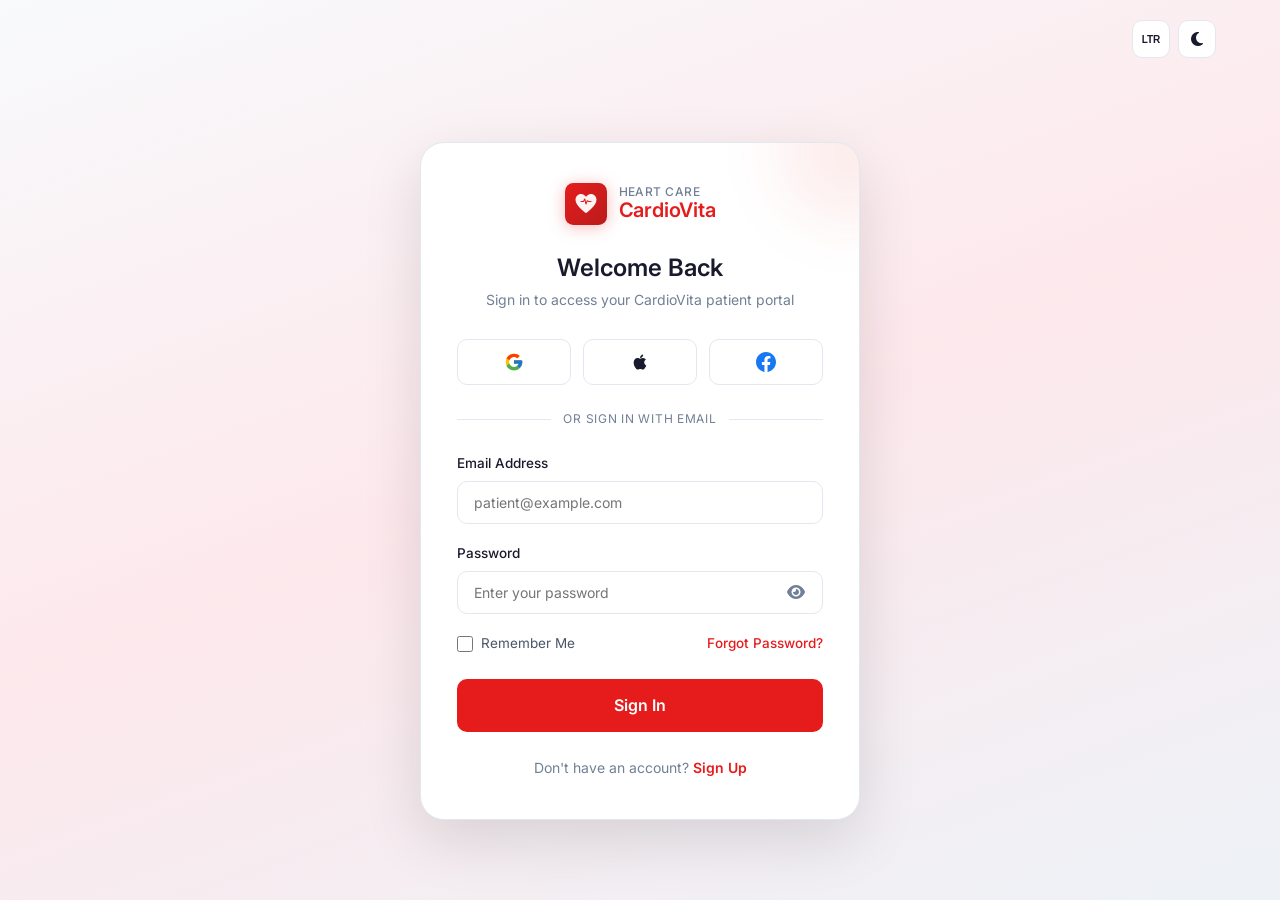
<file: login.html>
<!DOCTYPE html>
<html lang="en" id="root-html">
<head>
    <meta charset="UTF-8">
    <meta name="viewport" content="width=device-width, initial-scale=1.0">
    <meta name="description" content="Sign in to your CardioVita patient portal to manage appointments, consult doctors, and view health records.">
    <title>Sign In | CardioVita — Cardiology & Heart Care Clinic</title>
    <link rel="icon" type="image/svg+xml" href="favicon.svg">
    <link rel="preconnect" href="https://fonts.googleapis.com">
    <link rel="preconnect" href="https://fonts.gstatic.com" crossorigin>
    <link href="https://fonts.googleapis.com/css2?family=Inter:wght@400;500;600;700&display=swap" rel="stylesheet">
    <link rel="stylesheet" href="https://cdnjs.cloudflare.com/ajax/libs/font-awesome/6.5.1/css/all.min.css">
    <link rel="stylesheet" href="style.css?v=2">
    <script>(function(){try{if(localStorage.getItem('cv-dark')==='1'){document.documentElement.classList.add('dark')}if(localStorage.getItem('cv-rtl')==='1'){document.documentElement.setAttribute('dir','rtl')}}catch(e){}})();</script>
</head>
<body class="auth-page">

<!-- Top Bar -->
<div class="auth-topbar">
    <div style="display:flex;gap:0.5rem;">
        <button onclick="toggleDir()" class="auth-toggle-btn" title="Toggle Direction" aria-label="Toggle layout direction">
            <span class="dir-label" style="font-size:0.625rem;font-weight:600;">LTR</span>
        </button>
        <button onclick="toggleTheme()" class="auth-toggle-btn" title="Toggle Theme" aria-label="Toggle dark mode">
            <span class="theme-icon-wrap"><i class="fa-solid fa-moon"></i></span>
        </button>
    </div>
</div>

<!-- Card -->
<main class="auth-main">
    <div class="auth-card">
        <!-- Decorative orb -->
        <div style="position:absolute;top:-60px;right:-60px;width:140px;height:140px;background:rgba(230, 28, 28,0.08);border-radius:50%;filter:blur(30px);pointer-events:none;"></div>

        <!-- Logo -->
        <a href="index.html" class="auth-logo" aria-label="CardioVita Home">
            <svg width="42" height="42" viewBox="0 0 100 100" fill="none" xmlns="http://www.w3.org/2000/svg">
                <defs><linearGradient id="logoBg" x1="0%" y1="0%" x2="100%" y2="100%"><stop offset="0%" stop-color="#E61C1C"/><stop offset="100%" stop-color="#B91C1C"/></linearGradient></defs>
                <rect width="100" height="100" rx="20" fill="url(#logoBg)"/>
                <path d="M50 72 C50 72 25 55 25 40 C25 32 31 26 38 26 C43 26 47 29 50 33 C53 29 57 26 62 26 C69 26 75 32 75 40 C75 55 50 72 50 72Z" fill="white" opacity="0.95"/>
                <path d="M38 44 L44 44 L47 38 L50 50 L53 42 L56 44 L62 44" stroke="#E61C1C" stroke-width="2.5" stroke-linecap="round" stroke-linejoin="round" fill="none"/>
            </svg>
            <div class="auth-logo-text">
                <span class="brand-top">Heart Care</span>
                <span class="brand-bottom">CardioVita</span>
            </div>
        </a>

        <!-- Header -->
        <div class="auth-header">
            <h1 class="auth-title">Welcome Back</h1>
            <p class="auth-subtitle">Sign in to access your CardioVita patient portal</p>
        </div>

        <!-- Social Login -->
        <div class="social-login-grid">
            <button type="button" class="social-btn" title="Sign in with Google" aria-label="Sign in with Google">
                <svg width="20" height="20" viewBox="0 0 48 48"><path fill="#FFC107" d="M43.6 20.1H42V20H24v8h11.3C33.9 33.5 29.3 36 24 36c-6.6 0-12-5.4-12-12s5.4-12 12-12c3.1 0 5.8 1.2 8 3l5.7-5.7C34 6 29.3 4 24 4 12.9 4 4 12.9 4 24s8.9 20 20 20 20-8.9 20-20c0-1.3-.2-2.7-.4-3.9z"/><path fill="#FF3D00" d="M6.3 14.7l6.6 4.8C14.5 15.5 18.8 12 24 12c3.1 0 5.8 1.2 8 3l5.7-5.7C34 6 29.3 4 24 4 16.3 4 9.7 8.3 6.3 14.7z"/><path fill="#4CAF50" d="M24 44c5.2 0 9.9-2 13.4-5.2l-6.2-5.2C29.2 35.1 26.7 36 24 36c-5.3 0-9.8-3.5-11.3-8.3l-6.5 5C9.5 39.6 16.2 44 24 44z"/><path fill="#1976D2" d="M43.6 20.1H42V20H24v8h11.3c-.8 2.2-2.2 4.2-4.1 5.6l6.2 5.2C37 39.2 44 34 44 24c0-1.3-.2-2.7-.4-3.9z"/></svg>
            </button>
            <button type="button" class="social-btn" title="Sign in with Apple" aria-label="Sign in with Apple">
                <svg width="20" height="20" viewBox="0 0 24 24" fill="currentColor"><path d="M17.05 20.28c-.98.95-2.05.88-3.08.4-1.09-.5-2.08-.48-3.24 0-1.44.62-2.2.44-3.06-.4C2.79 15.25 3.51 7.59 9.05 7.31c1.35.07 2.29.74 3.08.8 1.18-.24 2.31-.93 3.57-.84 1.51.12 2.65.72 3.4 1.8-3.12 1.87-2.38 5.98.48 7.13-.57 1.5-1.31 2.99-2.54 4.09zM12.03 7.25c-.15-2.23 1.66-4.07 3.74-4.25.32 2.32-1.96 4.41-3.74 4.25z"/></svg>
            </button>
            <button type="button" class="social-btn" title="Sign in with Facebook" aria-label="Sign in with Facebook">
                <svg width="20" height="20" viewBox="0 0 24 24" fill="#1877F2"><path d="M24 12.07C24 5.41 18.63 0 12 0S0 5.41 0 12.07c0 6.02 4.39 11.02 10.13 11.93v-8.44H7.08v-3.49h3.04V9.41c0-3.02 1.79-4.69 4.53-4.69 1.31 0 2.69.24 2.69.24v2.97h-1.51c-1.49 0-1.96.93-1.96 1.89v2.26h3.33l-.53 3.49h-2.8v8.44C19.61 23.09 24 18.09 24 12.07z"/></svg>
            </button>
        </div>

        <!-- Divider -->
        <div class="divider">or sign in with email</div>

        <!-- Form -->
        <form onsubmit="event.preventDefault(); alert('Sign in successful! Redirecting to dashboard...'); window.location.href='dashboard.html';" id="login-form">
            <div class="form-group">
                <label class="form-label" for="login-email">Email Address</label>
                <input type="email" id="login-email" class="form-input" placeholder="patient@example.com" required>
            </div>
            <div class="form-group">
                <label class="form-label" for="login-password">Password</label>
                <div class="password-wrapper">
                    <input type="password" id="login-password" class="form-input" placeholder="Enter your password" required>
                    <button type="button" class="password-toggle" onclick="togglePasswordVisibility('login-password', this)" aria-label="Toggle password visibility">
                        <span class="pw-icon"><i class="fa-solid fa-eye"></i></span>
                    </button>
                </div>
            </div>
            <div style="display:flex;align-items:center;justify-content:space-between;margin-bottom:1.5rem;flex-wrap:wrap;gap:0.5rem;">
                <div class="checkbox-wrapper">
                    <input type="checkbox" id="remember-me">
                    <label for="remember-me">Remember Me</label>
                </div>
                <a href="coming-soon.html" class="link-primary">Forgot Password?</a>
            </div>
            <button type="submit" class="btn btn-primary w-full btn-lg">Sign In</button>
        </form>

        <!-- Footer link -->
        <p class="auth-footer-text">
            Don't have an account? <a href="signup.html">Sign Up</a>
        </p>
    </div>
</main>

<script src="components.js"></script>
<script>
    document.addEventListener('DOMContentLoaded', function() {
        initAuthPage();
    });
</script>
</body>
</html>
</file>
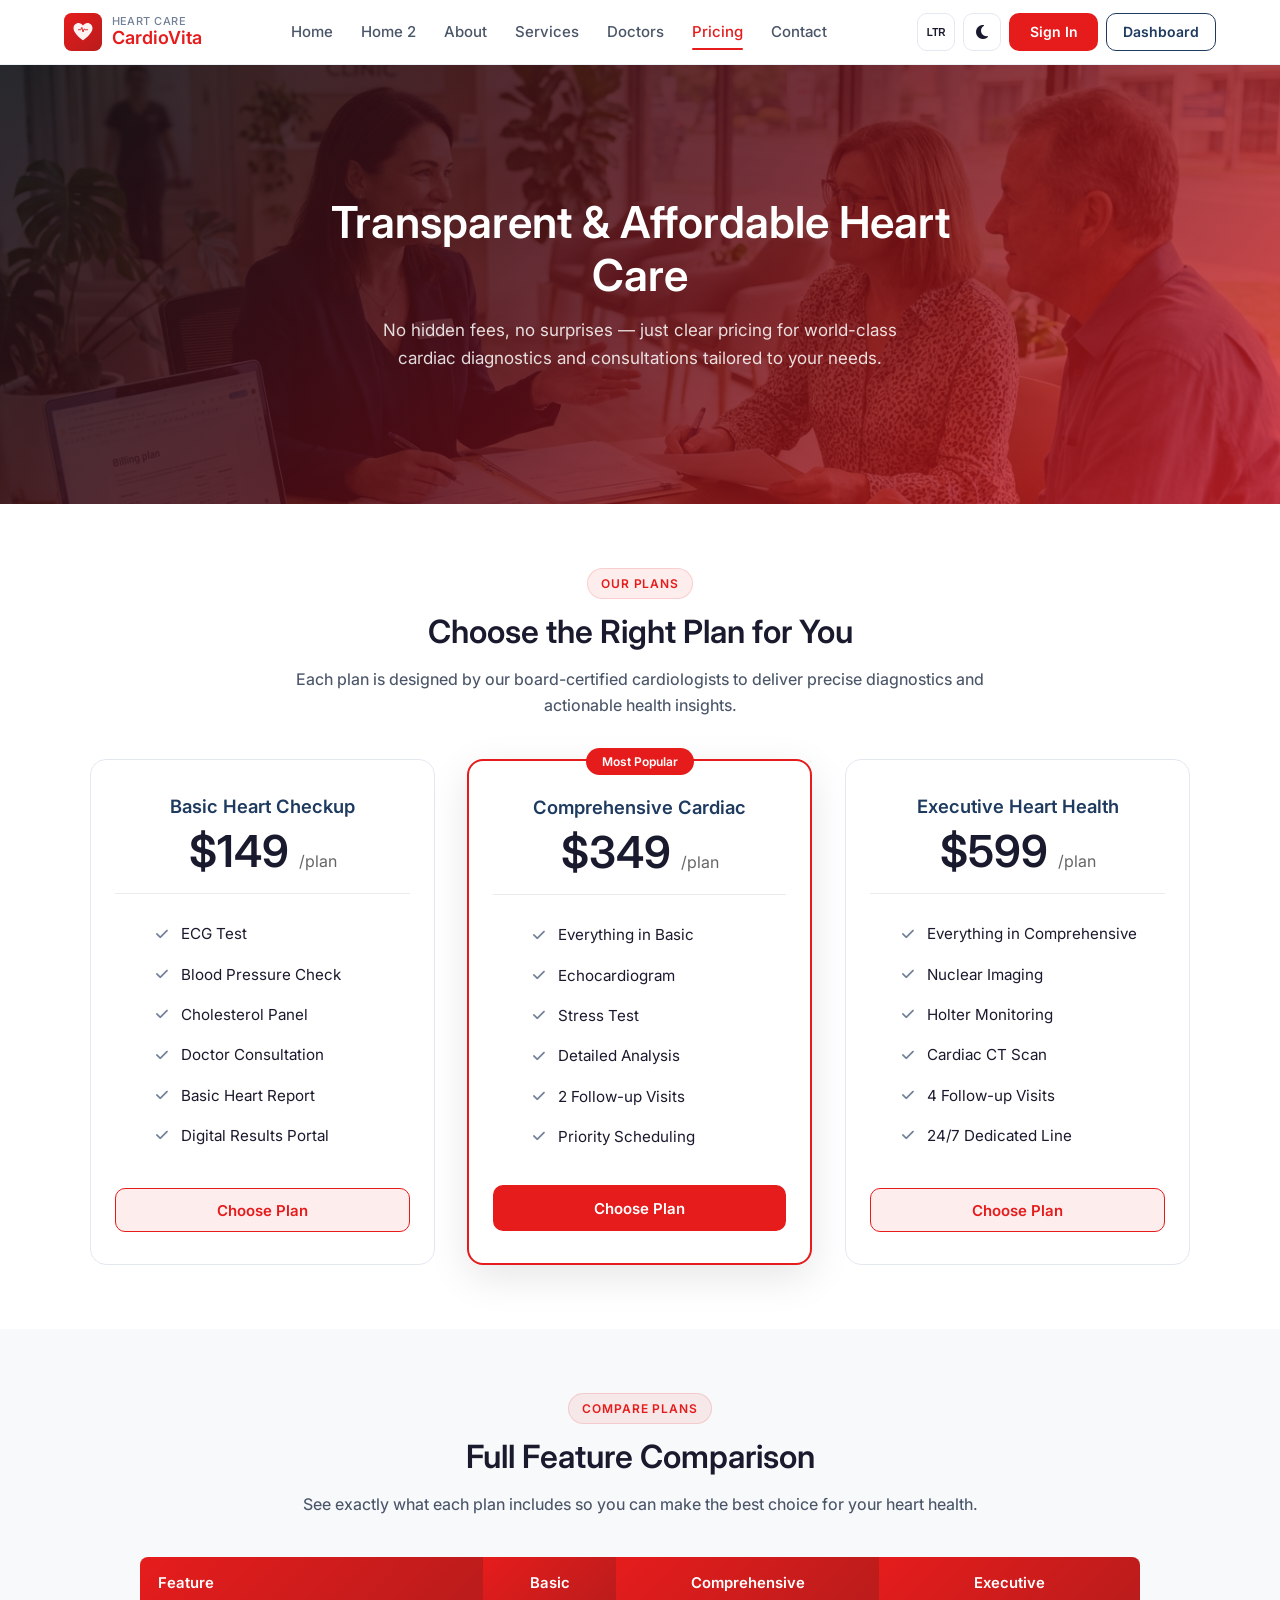
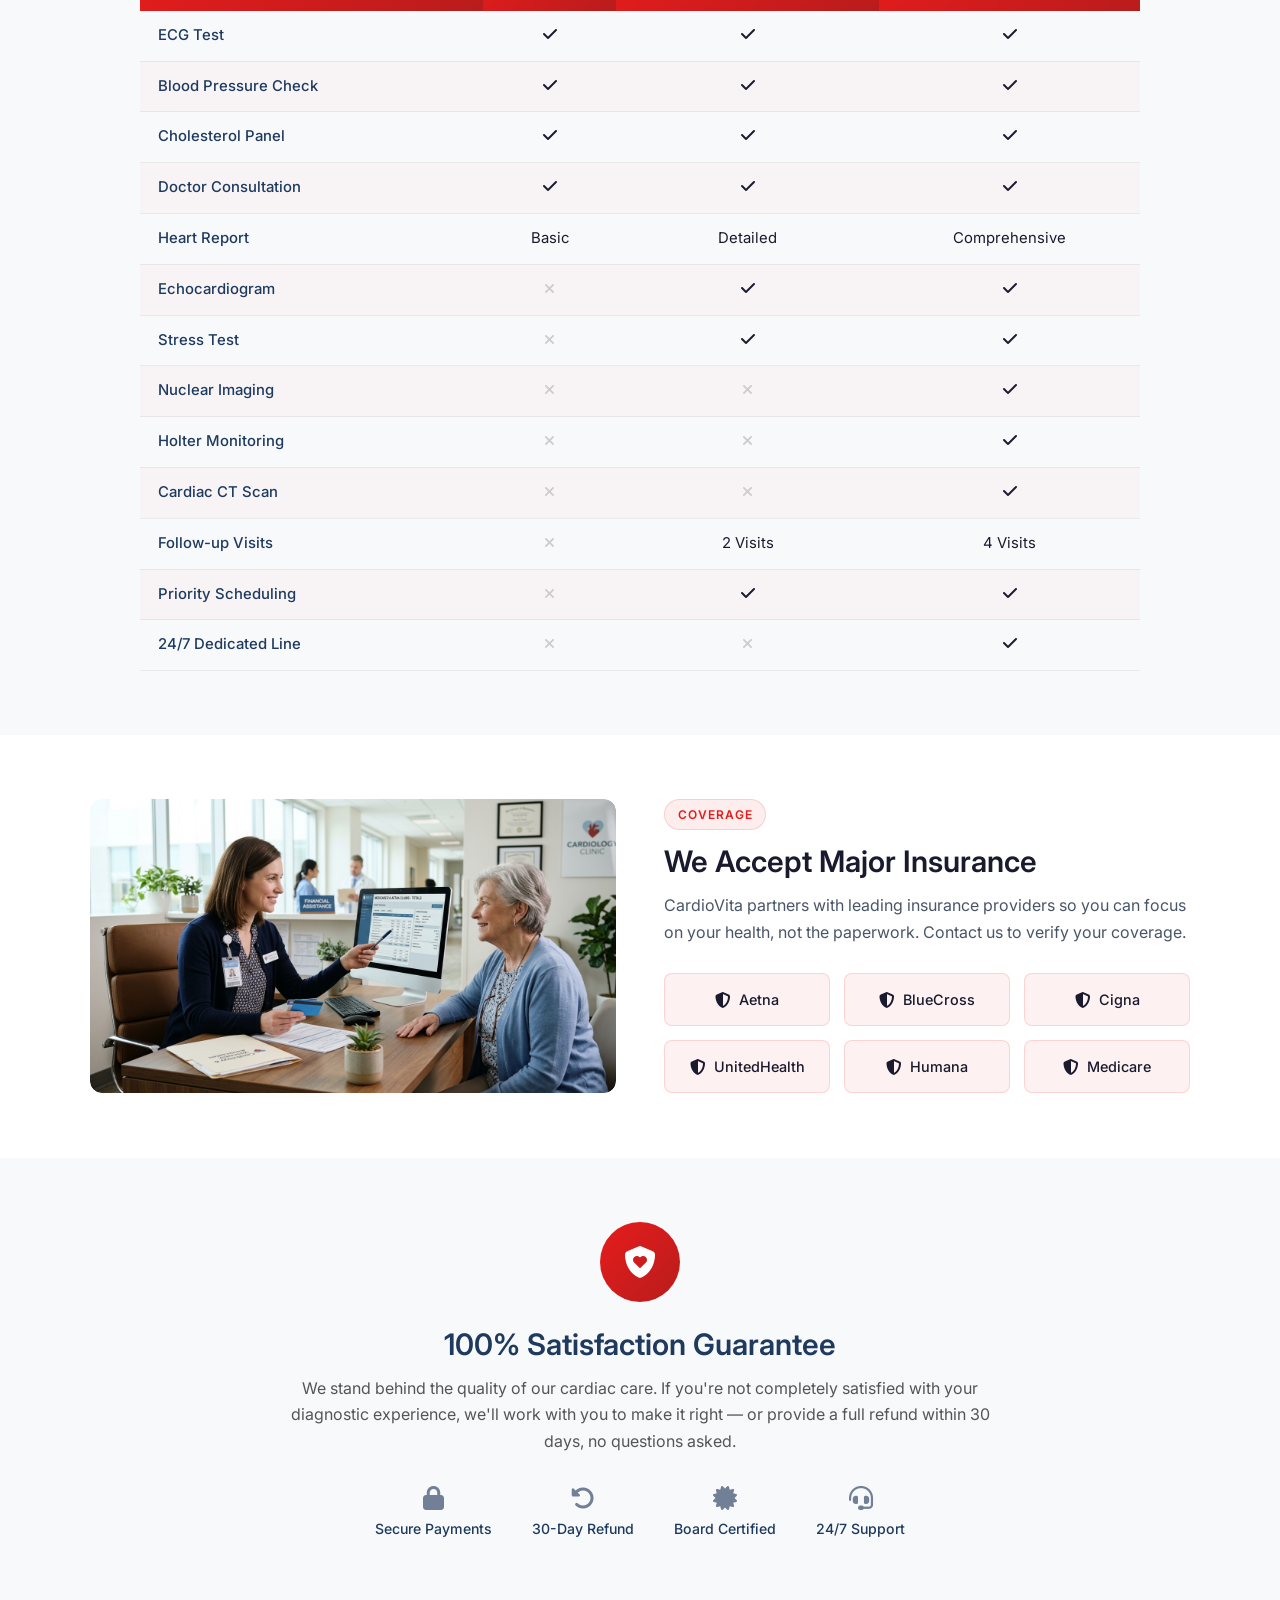
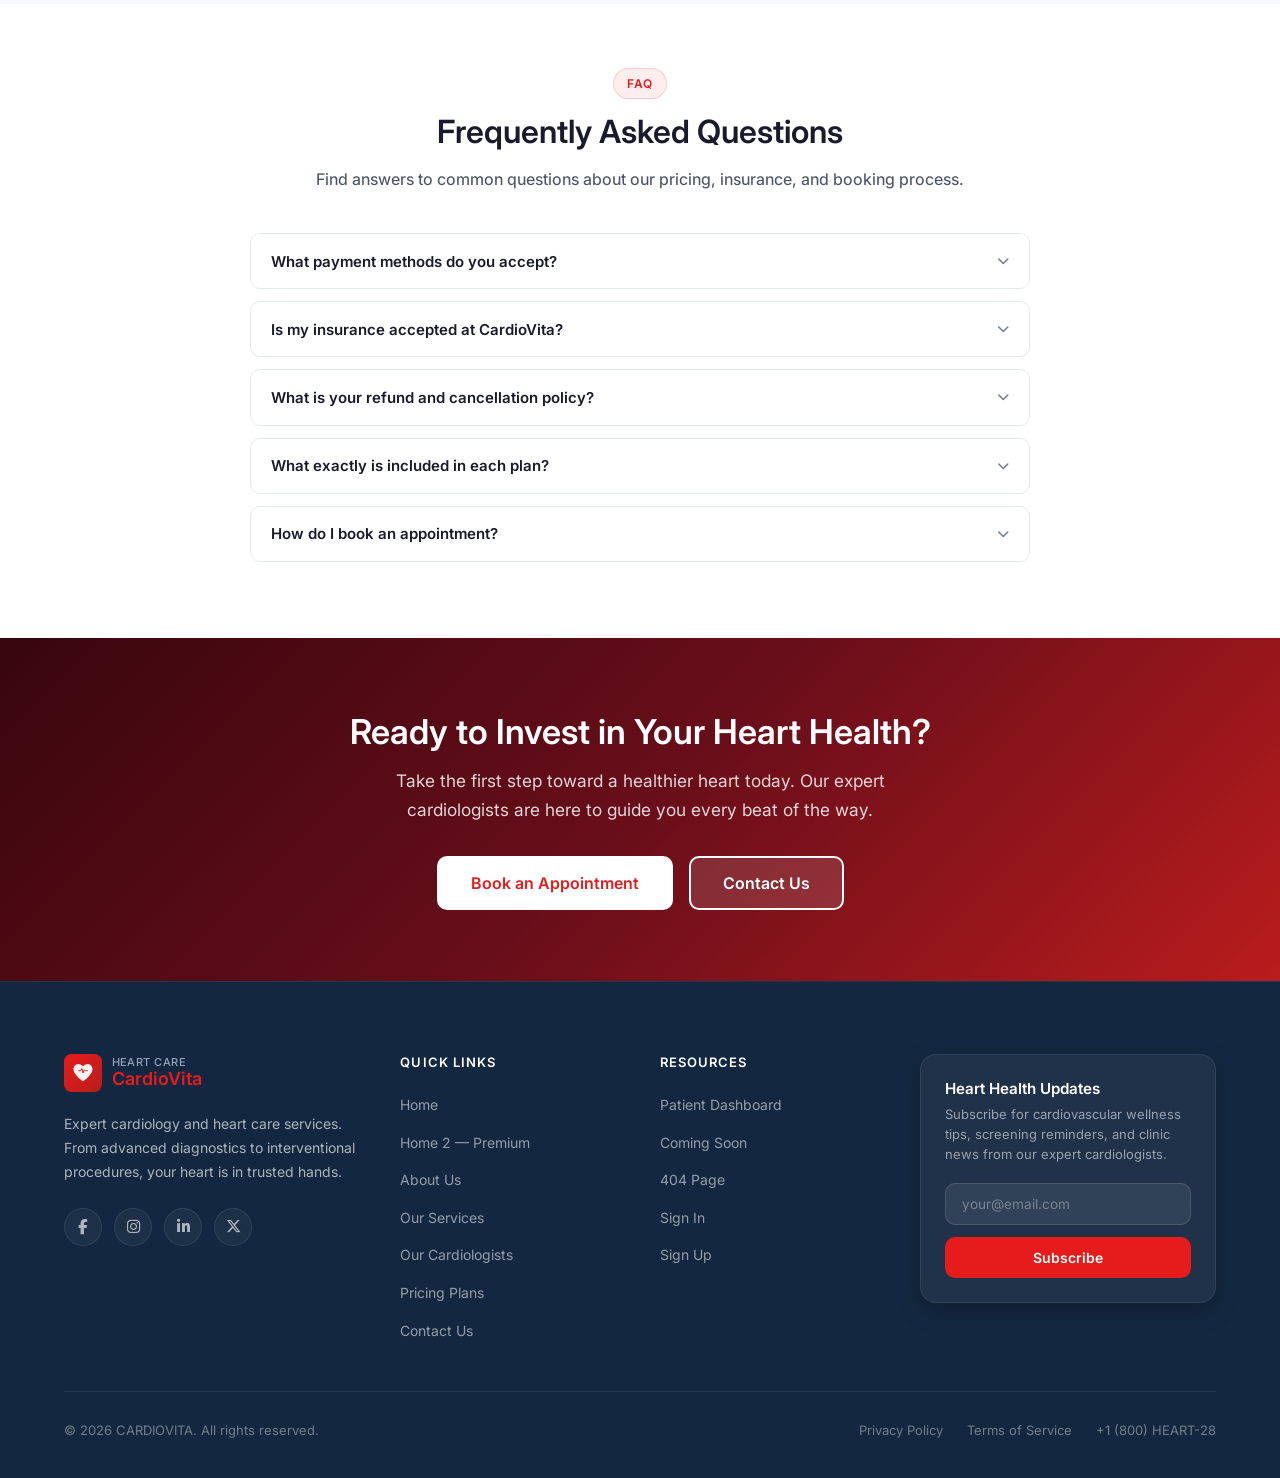
<file: pricing.html>
<!DOCTYPE html>
<html lang="en" dir="ltr">
<head>
    <meta charset="UTF-8">
    <meta name="viewport" content="width=device-width, initial-scale=1.0">
    <link rel="icon" href="favicon.svg" type="image/svg+xml">
    <link rel="preconnect" href="https://fonts.googleapis.com">
    <link rel="preconnect" href="https://fonts.gstatic.com" crossorigin>
    <link href="https://fonts.googleapis.com/css2?family=Inter:wght@300;400;500;600&display=swap" rel="stylesheet">
    <link rel="stylesheet" href="https://cdnjs.cloudflare.com/ajax/libs/font-awesome/6.5.1/css/all.min.css">
    <link rel="stylesheet" href="style.css">
    <script>
      try{if(localStorage.getItem('cv-dark')==='1')document.documentElement.classList.add('dark');if(localStorage.getItem('cv-rtl')==='1')document.documentElement.setAttribute('dir','rtl');}catch(e){}
    </script>
    <title>Pricing Plans — CardioVita Heart Care</title>
    <style>
      /* ── Page-specific: Pricing Hero ── */
      .pricing-hero {
        position: relative;
        min-height: 440px;
        display: flex;
        align-items: center;
        justify-content: center;
        text-align: center;
        overflow: hidden;
      }
      .pricing-hero-bg {
        position: absolute;
        inset: 0;
        background: url('assets/images/pricing-hero.jpg') center/cover no-repeat;
        z-index: 0;
      }
      .pricing-hero-overlay {
        position: absolute;
        inset: 0;
        background: linear-gradient(135deg, rgba(15, 17, 23, 0.88) 0%, rgba(92, 13, 23, 0.85) 50%, rgba(230, 28, 28, 0.75) 100%);
        z-index: 1;
      }
      html.dark .pricing-hero-overlay,
      :root.dark .pricing-hero-overlay {
        background: linear-gradient(135deg, rgba(11, 4, 6, 0.94) 0%, rgba(45, 8, 14, 0.90) 50%, rgba(185, 28, 28, 0.75) 100%);
      }
      .pricing-hero-content {
        position: relative;
        z-index: 2;
        max-width: 720px;
        padding: 80px 0 60px;
        color: #fff;
      }
      .pricing-hero-content h1 {
        font-size: 2.75rem;
        font-weight: 600;
        margin-bottom: 16px;
        line-height: 1.2;
        color: #fff;
      }
      .pricing-hero-content p {
        font-size: 1.15rem;
        font-weight: 400;
        opacity: .92;
        max-width: 560px;
        margin: 0 auto;
        line-height: 1.65;
        color: #fff;
      }

      /* ── Page-specific: Pricing Grid ── */
      .pricing-grid {
        display: grid;
        grid-template-columns: repeat(3, 1fr);
        gap: 32px;
        max-width: 1100px;
        margin: 0 auto;
        align-items: stretch;
      }
      .pricing-card {
        display: flex;
        flex-direction: column;
        height: 100%;
        position: relative;
      }
      .pricing-card .pricing-card-header {
        text-align: center;
        padding-bottom: 20px;
        border-bottom: 1px solid rgba(0,0,0,.08);
        margin-bottom: 20px;
      }
      .dark .pricing-card .pricing-card-header {
        border-bottom-color: rgba(255,255,255,.1);
      }
      .pricing-card .plan-name {
        font-size: 1.15rem;
        font-weight: 600;
        color: #1E3A5F;
        margin-bottom: 8px;
      }
      .dark .pricing-card .plan-name { color: #c0d0e4; }
      .pricing-card .plan-price {
        font-size: 2.75rem;
        font-weight: 600;
        color: var(--text);
        line-height: 1;
      }
      .pricing-card .plan-price span {
        font-size: 1rem;
        font-weight: 400;
        color: #666;
      }
      .dark .pricing-card .plan-price span { color: #aaa; }
      .pricing-card .plan-features {
        list-style: none;
        padding: 0;
        margin: 0 auto 28px;
        width: fit-content;
        min-width: 220px;
        max-width: 100%;
        flex: 1 1 auto;
        display: flex;
        flex-direction: column;
        justify-content: flex-start;
      }
      .pricing-card .plan-features li {
        padding: 8px 0;
        font-size: .95rem;
        font-weight: 400;
        display: flex;
        align-items: center;
        gap: 10px;
        width: 100%;
      }
      .pricing-card .plan-features li i {
        color: var(--text-muted);
        font-size: .85rem;
        width: 18px;
        text-align: center;
        flex-shrink: 0;
      }
      .pricing-card .pricing-cta {
        margin-top: auto;
        text-align: center;
      }
      .pricing-card .btn-secondary {
        background: rgba(230, 28, 28, 0.08);
        color: var(--primary);
        border: 1.5px solid var(--primary);
        font-weight: 600;
        transition: all var(--transition-normal);
      }
      .pricing-card .btn-secondary:hover {
        background: var(--primary);
        color: #FFFFFF;
        border-color: var(--primary);
        transform: translateY(-2px);
        box-shadow: 0 4px 14px rgba(230, 28, 28, 0.35);
      }
      .dark .pricing-card .btn-secondary,
      html.dark .pricing-card .btn-secondary {
        background: rgba(230, 28, 28, 0.12);
        color: #FFFFFF !important;
        border: 1.5px solid var(--primary) !important;
      }
      .dark .pricing-card .btn-secondary:hover,
      html.dark .pricing-card .btn-secondary:hover {
        background: var(--primary) !important;
        color: #FFFFFF !important;
        border-color: var(--primary) !important;
        box-shadow: 0 4px 18px rgba(230, 28, 28, 0.45);
      }

      /* ── Page-specific: Comparison Table ── */
      .comparison-wrap {
        overflow-x: auto;
        max-width: 1000px;
        margin: 0 auto;
        box-sizing: border-box;
      }
      .comparison-table {
        width: 100%;
        border-collapse: collapse;
        font-size: .93rem;
        min-width: 640px;
      }
      .th-short {
        display: none;
      }
      .comparison-table thead th {
        background: linear-gradient(135deg, #E61C1C 0%, #B91C1C 100%);
        color: #fff;
        font-weight: 600;
        padding: 15px 18px;
        text-align: center;
        white-space: nowrap;
      }
      .comparison-table thead th:first-child {
        text-align: start;
        border-radius: 8px 0 0 0;
      }
      .comparison-table thead th:last-child {
        border-radius: 0 8px 0 0;
      }
      [dir="rtl"] .comparison-table thead th:first-child {
        border-radius: 0 8px 0 0;
      }
      [dir="rtl"] .comparison-table thead th:last-child {
        border-radius: 8px 0 0 0;
      }
      .dark .comparison-table thead th {
        background: linear-gradient(135deg, #E61C1C 0%, #B91C1C 100%);
        color: #fff;
      }
      .comparison-table tbody td {
        padding: 13px 18px;
        text-align: center;
        font-weight: 400;
        border-bottom: 1px solid rgba(0,0,0,.06);
      }
      .dark .comparison-table tbody td { border-bottom-color: rgba(255,255,255,.07); }
      .comparison-table tbody td:first-child {
        text-align: start;
        font-weight: 500;
        color: #1E3A5F;
      }
      .dark .comparison-table tbody td:first-child { color: #c0d0e4; }
      .comparison-table tbody tr:nth-child(even) td {
        background: rgba(230, 28, 28, 0.02);
      }
      .dark .comparison-table tbody tr:nth-child(even) td {
        background: rgba(255,255,255,.03);
      }
      .comparison-table .check-icon { color: var(--text); font-size: 1rem; }
      .comparison-table .cross-icon { color: #ccc; font-size: .9rem; }
      .dark .comparison-table .cross-icon { color: #555; }

      @media (max-width: 768px) {
        .th-full {
          display: none;
        }
        .th-short {
          display: inline;
        }
        .comparison-wrap {
          overflow-x: hidden !important;
          width: 100% !important;
          max-width: 100% !important;
        }
        .comparison-table {
          min-width: 0 !important;
          width: 100% !important;
          table-layout: fixed;
          font-size: 0.75rem !important;
        }
        .comparison-table thead th {
          padding: 10px 4px !important;
          font-size: 0.75rem !important;
          white-space: normal !important;
        }
        .comparison-table thead th:first-child,
        .comparison-table tbody td:first-child {
          width: 41% !important;
          padding-inline-start: 8px !important;
          padding-inline-end: 4px !important;
          font-size: 0.75rem !important;
        }
        .comparison-table thead th:not(:first-child),
        .comparison-table tbody td:not(:first-child) {
          width: 19.6% !important;
          padding: 9px 3px !important;
          font-size: 0.75rem !important;
          text-align: center !important;
        }
        .comparison-table tbody td {
          line-height: 1.35;
          word-break: break-word;
        }
        .comparison-table .check-icon {
          font-size: 0.85rem !important;
        }
        .comparison-table .cross-icon {
          font-size: 0.75rem !important;
        }
      }
      @media (max-width: 380px) {
        .comparison-table {
          font-size: 0.7rem !important;
        }
        .comparison-table thead th {
          font-size: 0.7rem !important;
          padding: 8px 2px !important;
        }
        .comparison-table thead th:first-child,
        .comparison-table tbody td:first-child {
          width: 43% !important;
          padding-inline-start: 6px !important;
          padding-inline-end: 4px !important;
          font-size: 0.7rem !important;
        }
        .comparison-table thead th:not(:first-child),
        .comparison-table tbody td:not(:first-child) {
          width: 19% !important;
          padding: 8px 2px !important;
          font-size: 0.7rem !important;
        }
      }

      /* ── Page-specific: Insurance Partners ── */
      .insurance-section {
        display: grid;
        grid-template-columns: 1fr 1fr;
        gap: 48px;
        align-items: center;
        max-width: 1100px;
        margin: 0 auto;
      }
      .insurance-image {
        border-radius: 12px;
        overflow: hidden;
      }
      .insurance-image img {
        width: 100%;
        height: 100%;
        object-fit: cover;
        display: block;
        border-radius: 12px;
      }
      .insurance-content h2 {
        font-size: 1.85rem;
        font-weight: 600;
        color: var(--text);
        margin-bottom: 12px;
      }
      .dark .insurance-content h2 { color: #c0d0e4; }
      .insurance-content > p {
        font-weight: 400;
        color: var(--text-light);
        margin-bottom: 28px;
        line-height: 1.65;
      }
      .dark .insurance-content > p { color: #aaa; }
      .insurance-badges-grid {
        display: grid;
        grid-template-columns: repeat(3, 1fr);
        gap: 14px;
      }
      .ins-badge {
        display: flex;
        align-items: center;
        justify-content: center;
        gap: 8px;
        background: rgba(230, 28, 28, 0.06);
        border: 1px solid rgba(230, 28, 28, 0.14);
        border-radius: 8px;
        padding: 14px 10px;
        font-size: .9rem;
        font-weight: 500;
        color: var(--text);
      }
      .dark .ins-badge {
        background: rgba(230, 28, 28, 0.12);
        border-color: rgba(230, 28, 28, 0.25);
        color: #fff;
      }
        text-align: center;
        transition: box-shadow .3s;
      }
      .ins-badge:hover { box-shadow: 0 4px 16px rgba(0,0,0,.08); }
      .dark .ins-badge {
        background: rgba(255,255,255,.06);
        border-color: rgba(255,255,255,.1);
        color: #c0d0e4;
      }
      .ins-badge i { font-size: 1rem; color: var(--text); }

      /* ── Page-specific: Guarantee ── */
      .guarantee-block {
        max-width: 700px;
        margin: 0 auto;
        text-align: center;
      }
      .guarantee-icon {
        width: 80px;
        height: 80px;
        border-radius: 50%;
        background: linear-gradient(135deg, #E61C1C, #B91C1C);
        display: flex;
        align-items: center;
        justify-content: center;
        margin: 0 auto 24px;
        color: #fff;
        font-size: 2rem;
      }
      .guarantee-block h2 {
        font-size: 1.85rem;
        font-weight: 600;
        color: #1E3A5F;
        margin-bottom: 12px;
      }
      .dark .guarantee-block h2 { color: #c0d0e4; }
      .guarantee-block > p {
        font-weight: 400;
        color: #555;
        line-height: 1.65;
        margin-bottom: 32px;
      }
      .dark .guarantee-block > p { color: #aaa; }
      .trust-indicators {
        display: flex;
        justify-content: center;
        gap: 40px;
        flex-wrap: wrap;
      }
      .trust-item {
        display: flex;
        flex-direction: column;
        align-items: center;
        gap: 8px;
      }
      .trust-item i {
        font-size: 1.5rem;
        color: var(--text-muted);
      }
      .trust-item span {
        font-size: .88rem;
        font-weight: 500;
        color: #1E3A5F;
      }
      .dark .trust-item span { color: #c0d0e4; }

      /* ── Page-specific: CTA Banner ── */
      .pricing-cta-banner {
        background: linear-gradient(135deg, #38060D 0%, #680E1A 50%, #B91C1C 100%);
        padding: 72px 20px;
        text-align: center;
        color: #fff;
      }
      html.dark .pricing-cta-banner,
      :root.dark .pricing-cta-banner {
        background: linear-gradient(135deg, #150407 0%, #2E070F 50%, #680E1A 100%);
      }
      .pricing-cta-banner h2 {
        font-size: 2.15rem;
        font-weight: 600;
        margin-bottom: 14px;
        color: #fff;
      }
      .pricing-cta-banner p {
        font-size: 1.08rem;
        font-weight: 400;
        opacity: .9;
        max-width: 540px;
        margin: 0 auto 32px;
        line-height: 1.65;
        color: #fff;
      }
      .pricing-cta-buttons {
        display: flex;
        justify-content: center;
        gap: 16px;
        flex-wrap: wrap;
      }

      /* ── Responsive ── */
      @media (max-width: 1024px) {
        .pricing-grid { grid-template-columns: repeat(3, 1fr); gap: 20px; }
        .insurance-section { gap: 32px; }
      }
      @media (max-width: 768px) {
        .pricing-hero-content h1 { font-size: 2rem; }
        .pricing-hero { min-height: 360px; }
        .pricing-grid { grid-template-columns: 1fr; max-width: 420px; }
        .insurance-section { grid-template-columns: 1fr; text-align: center; }
        .insurance-image { max-height: 280px; }
        .insurance-content h2 { font-size: 1.5rem; }
        .insurance-badges-grid { grid-template-columns: repeat(3, 1fr); }
        .trust-indicators { gap: 24px; }
        .pricing-cta-banner h2 { font-size: 1.65rem; }
      }
      @media (max-width: 360px) {
        .pricing-hero-content h1 { font-size: 1.6rem; }
        .pricing-hero-content p { font-size: 1rem; }
        .pricing-hero { min-height: 320px; }
        .insurance-badges-grid { grid-template-columns: repeat(2, 1fr); }
        .trust-indicators { gap: 18px; }
      }
    </style>
</head>
<body>
    <div id="navbar-placeholder"></div>

    <main>

      <!-- ═══════════════ 1. HERO BANNER ═══════════════ -->
      <section class="pricing-hero page-hero">
        <div class="pricing-hero-bg"></div>
        <div class="pricing-hero-overlay page-hero-overlay"></div>
        <div class="container">
          <div class="pricing-hero-content page-hero-content fade-up">
            <h1>Transparent &amp; Affordable Heart Care</h1>
            <p>No hidden fees, no surprises — just clear pricing for world-class cardiac diagnostics and consultations tailored to your needs.</p>
          </div>
        </div>
      </section>


      <!-- ═══════════════ 2. PRICING CARDS ═══════════════ -->
      <section class="section">
        <div class="container">
          <div class="section-header text-center fade-up">
            <span class="section-tag">Our Plans</span>
            <h2 class="section-title">Choose the Right Plan for&nbsp;You</h2>
            <p class="section-desc">Each plan is designed by our board-certified cardiologists to deliver precise diagnostics and actionable health insights.</p>
          </div>

          <div class="pricing-grid fade-up">

            <!-- Basic -->
            <div class="pricing-card card">
              <div class="pricing-card-header">
                <div class="plan-name">Basic Heart Checkup</div>
                <div class="plan-price">$149 <span>/plan</span></div>
              </div>
              <ul class="plan-features">
                <li><i class="fa-solid fa-check"></i> ECG Test</li>
                <li><i class="fa-solid fa-check"></i> Blood Pressure Check</li>
                <li><i class="fa-solid fa-check"></i> Cholesterol Panel</li>
                <li><i class="fa-solid fa-check"></i> Doctor Consultation</li>
                <li><i class="fa-solid fa-check"></i> Basic Heart Report</li>
                <li><i class="fa-solid fa-check"></i> Digital Results Portal</li>
              </ul>
              <div class="pricing-cta">
                <a href="booking.html" class="btn btn-secondary w-full">Choose Plan</a>
              </div>
            </div>

            <!-- Comprehensive (Popular) -->
            <div class="pricing-card popular card">
              <div class="pricing-card-header">
                <div class="plan-name">Comprehensive Cardiac</div>
                <div class="plan-price">$349 <span>/plan</span></div>
              </div>
              <ul class="plan-features">
                <li><i class="fa-solid fa-check"></i> Everything in Basic</li>
                <li><i class="fa-solid fa-check"></i> Echocardiogram</li>
                <li><i class="fa-solid fa-check"></i> Stress Test</li>
                <li><i class="fa-solid fa-check"></i> Detailed Analysis</li>
                <li><i class="fa-solid fa-check"></i> 2 Follow-up Visits</li>
                <li><i class="fa-solid fa-check"></i> Priority Scheduling</li>
              </ul>
              <div class="pricing-cta">
                <a href="booking.html" class="btn btn-primary w-full">Choose Plan</a>
              </div>
            </div>

            <!-- Executive -->
            <div class="pricing-card card">
              <div class="pricing-card-header">
                <div class="plan-name">Executive Heart Health</div>
                <div class="plan-price">$599 <span>/plan</span></div>
              </div>
              <ul class="plan-features">
                <li><i class="fa-solid fa-check"></i> Everything in Comprehensive</li>
                <li><i class="fa-solid fa-check"></i> Nuclear Imaging</li>
                <li><i class="fa-solid fa-check"></i> Holter Monitoring</li>
                <li><i class="fa-solid fa-check"></i> Cardiac CT Scan</li>
                <li><i class="fa-solid fa-check"></i> 4 Follow-up Visits</li>
                <li><i class="fa-solid fa-check"></i> 24/7 Dedicated Line</li>
              </ul>
              <div class="pricing-cta">
                <a href="booking.html" class="btn btn-secondary w-full">Choose Plan</a>
              </div>
            </div>

          </div>
        </div>
      </section>


      <!-- ═══════════════ 3. COMPARISON TABLE ═══════════════ -->
      <section class="section bg-alt">
        <div class="container">
          <div class="section-header text-center fade-up">
            <span class="section-tag">Compare Plans</span>
            <h2 class="section-title">Full Feature Comparison</h2>
            <p class="section-desc">See exactly what each plan includes so you can make the best choice for your heart health.</p>
          </div>

          <div class="comparison-wrap fade-up">
            <table class="comparison-table">
              <thead>
                <tr>
                  <th>Feature</th>
                  <th>Basic</th>
                  <th><span class="th-full">Comprehensive</span><span class="th-short">Comp.</span></th>
                  <th><span class="th-full">Executive</span><span class="th-short">Exec.</span></th>
                </tr>
              </thead>
              <tbody>
                <tr>
                  <td>ECG Test</td>
                  <td><i class="fa-solid fa-check check-icon"></i></td>
                  <td><i class="fa-solid fa-check check-icon"></i></td>
                  <td><i class="fa-solid fa-check check-icon"></i></td>
                </tr>
                <tr>
                  <td>Blood Pressure Check</td>
                  <td><i class="fa-solid fa-check check-icon"></i></td>
                  <td><i class="fa-solid fa-check check-icon"></i></td>
                  <td><i class="fa-solid fa-check check-icon"></i></td>
                </tr>
                <tr>
                  <td>Cholesterol Panel</td>
                  <td><i class="fa-solid fa-check check-icon"></i></td>
                  <td><i class="fa-solid fa-check check-icon"></i></td>
                  <td><i class="fa-solid fa-check check-icon"></i></td>
                </tr>
                <tr>
                  <td>Doctor Consultation</td>
                  <td><i class="fa-solid fa-check check-icon"></i></td>
                  <td><i class="fa-solid fa-check check-icon"></i></td>
                  <td><i class="fa-solid fa-check check-icon"></i></td>
                </tr>
                <tr>
                  <td>Heart Report</td>
                  <td>Basic</td>
                  <td>Detailed</td>
                  <td><span class="th-full">Comprehensive</span><span class="th-short">Full</span></td>
                </tr>
                <tr>
                  <td>Echocardiogram</td>
                  <td><i class="fa-solid fa-xmark cross-icon"></i></td>
                  <td><i class="fa-solid fa-check check-icon"></i></td>
                  <td><i class="fa-solid fa-check check-icon"></i></td>
                </tr>
                <tr>
                  <td>Stress Test</td>
                  <td><i class="fa-solid fa-xmark cross-icon"></i></td>
                  <td><i class="fa-solid fa-check check-icon"></i></td>
                  <td><i class="fa-solid fa-check check-icon"></i></td>
                </tr>
                <tr>
                  <td>Nuclear Imaging</td>
                  <td><i class="fa-solid fa-xmark cross-icon"></i></td>
                  <td><i class="fa-solid fa-xmark cross-icon"></i></td>
                  <td><i class="fa-solid fa-check check-icon"></i></td>
                </tr>
                <tr>
                  <td>Holter Monitoring</td>
                  <td><i class="fa-solid fa-xmark cross-icon"></i></td>
                  <td><i class="fa-solid fa-xmark cross-icon"></i></td>
                  <td><i class="fa-solid fa-check check-icon"></i></td>
                </tr>
                <tr>
                  <td>Cardiac CT Scan</td>
                  <td><i class="fa-solid fa-xmark cross-icon"></i></td>
                  <td><i class="fa-solid fa-xmark cross-icon"></i></td>
                  <td><i class="fa-solid fa-check check-icon"></i></td>
                </tr>
                <tr>
                  <td>Follow-up Visits</td>
                  <td><i class="fa-solid fa-xmark cross-icon"></i></td>
                  <td>2 Visits</td>
                  <td>4 Visits</td>
                </tr>
                <tr>
                  <td>Priority Scheduling</td>
                  <td><i class="fa-solid fa-xmark cross-icon"></i></td>
                  <td><i class="fa-solid fa-check check-icon"></i></td>
                  <td><i class="fa-solid fa-check check-icon"></i></td>
                </tr>
                <tr>
                  <td>24/7 Dedicated Line</td>
                  <td><i class="fa-solid fa-xmark cross-icon"></i></td>
                  <td><i class="fa-solid fa-xmark cross-icon"></i></td>
                  <td><i class="fa-solid fa-check check-icon"></i></td>
                </tr>
              </tbody>
            </table>
          </div>
        </div>
      </section>


      <!-- ═══════════════ 4. INSURANCE PARTNERS ═══════════════ -->
      <section class="section">
        <div class="container">
          <div class="insurance-section fade-up">

            <div class="insurance-image">
              <img src="assets/images/pricing-insurance.jpg" alt="Insurance coverage for cardiac care" loading="lazy">
            </div>

            <div class="insurance-content">
              <span class="section-tag">Coverage</span>
              <h2>We Accept Major Insurance</h2>
              <p>CardioVita partners with leading insurance providers so you can focus on your health, not the paperwork. Contact us to verify your coverage.</p>

              <div class="insurance-badges-grid">
                <div class="ins-badge"><i class="fa-solid fa-shield-halved"></i> Aetna</div>
                <div class="ins-badge"><i class="fa-solid fa-shield-halved"></i> BlueCross</div>
                <div class="ins-badge"><i class="fa-solid fa-shield-halved"></i> Cigna</div>
                <div class="ins-badge"><i class="fa-solid fa-shield-halved"></i> UnitedHealth</div>
                <div class="ins-badge"><i class="fa-solid fa-shield-halved"></i> Humana</div>
                <div class="ins-badge"><i class="fa-solid fa-shield-halved"></i> Medicare</div>
              </div>
            </div>

          </div>
        </div>
      </section>


      <!-- ═══════════════ 5. MONEY-BACK GUARANTEE ═══════════════ -->
      <section class="section bg-alt">
        <div class="container">
          <div class="guarantee-block fade-up">
            <div class="guarantee-icon">
              <i class="fa-solid fa-shield-heart"></i>
            </div>
            <h2>100% Satisfaction Guarantee</h2>
            <p>We stand behind the quality of our cardiac care. If you're not completely satisfied with your diagnostic experience, we'll work with you to make it right — or provide a full refund within 30 days, no questions asked.</p>

            <div class="trust-indicators">
              <div class="trust-item">
                <i class="fa-solid fa-lock"></i>
                <span>Secure Payments</span>
              </div>
              <div class="trust-item">
                <i class="fa-solid fa-rotate-left"></i>
                <span>30-Day Refund</span>
              </div>
              <div class="trust-item">
                <i class="fa-solid fa-certificate"></i>
                <span>Board Certified</span>
              </div>
              <div class="trust-item">
                <i class="fa-solid fa-headset"></i>
                <span>24/7 Support</span>
              </div>
            </div>
          </div>
        </div>
      </section>


      <!-- ═══════════════ 6. FAQ ═══════════════ -->
      <section class="section">
        <div class="container">
          <div class="section-header text-center fade-up">
            <span class="section-tag">FAQ</span>
            <h2 class="section-title">Frequently Asked Questions</h2>
            <p class="section-desc">Find answers to common questions about our pricing, insurance, and booking process.</p>
          </div>

          <div style="max-width:780px;margin:0 auto;" class="fade-up">

            <div class="faq-item">
              <button class="faq-question">
                <span>What payment methods do you accept?</span>
                <i class="fa-solid fa-chevron-down"></i>
              </button>
              <div class="faq-answer">
                <p>We accept all major credit and debit cards (Visa, MasterCard, American Express), HSA/FSA cards, Apple Pay, Google Pay, and bank transfers. Payment plans are also available for the Comprehensive and Executive plans — speak to our billing team for details.</p>
              </div>
            </div>

            <div class="faq-item">
              <button class="faq-question">
                <span>Is my insurance accepted at CardioVita?</span>
                <i class="fa-solid fa-chevron-down"></i>
              </button>
              <div class="faq-answer">
                <p>We partner with most major insurance providers including Aetna, BlueCross BlueShield, Cigna, UnitedHealthcare, Humana, and Medicare. We recommend contacting our front desk or your insurance provider to verify your specific coverage and benefits before your visit.</p>
              </div>
            </div>

            <div class="faq-item">
              <button class="faq-question">
                <span>What is your refund and cancellation policy?</span>
                <i class="fa-solid fa-chevron-down"></i>
              </button>
              <div class="faq-answer">
                <p>We offer a 30-day satisfaction guarantee on all plans. If you need to cancel, please notify us at least 48 hours before your scheduled appointment for a full refund. Cancellations within 48 hours may incur a 15% administrative fee. Completed services are refundable only under our satisfaction guarantee.</p>
              </div>
            </div>

            <div class="faq-item">
              <button class="faq-question">
                <span>What exactly is included in each plan?</span>
                <i class="fa-solid fa-chevron-down"></i>
              </button>
              <div class="faq-answer">
                <p>Each plan includes the specific tests, consultations, and follow-ups listed on the plan card and comparison table above. All plans include a comprehensive written report delivered within 48 hours. The Comprehensive and Executive tiers add advanced imaging, additional follow-ups, and priority access to our care team.</p>
              </div>
            </div>

            <div class="faq-item">
              <button class="faq-question">
                <span>How do I book an appointment?</span>
                <i class="fa-solid fa-chevron-down"></i>
              </button>
              <div class="faq-answer">
                <p>You can book online through our website by clicking "Get Started" or "Choose Plan" on any pricing card, or by visiting our Booking page. You can also call us directly at (555) 123-4567. Our team is available Monday to Saturday, 8 AM – 6 PM to assist with scheduling.</p>
              </div>
            </div>

          </div>
        </div>
      </section>


      <!-- ═══════════════ 7. CTA BANNER ═══════════════ -->
      <section class="pricing-cta-banner">
        <div class="container fade-up">
          <h2>Ready to Invest in Your Heart Health?</h2>
          <p>Take the first step toward a healthier heart today. Our expert cardiologists are here to guide you every beat of the way.</p>
          <div class="pricing-cta-buttons">
            <a href="booking.html" class="btn btn-white btn-lg">Book an Appointment</a>
            <a href="contact.html" class="btn btn-outline-white btn-lg">Contact Us</a>
          </div>
        </div>
      </section>

    </main>

    <div id="footer-placeholder"></div>
    <script src="components.js"></script>
</body>
</html>
</file>
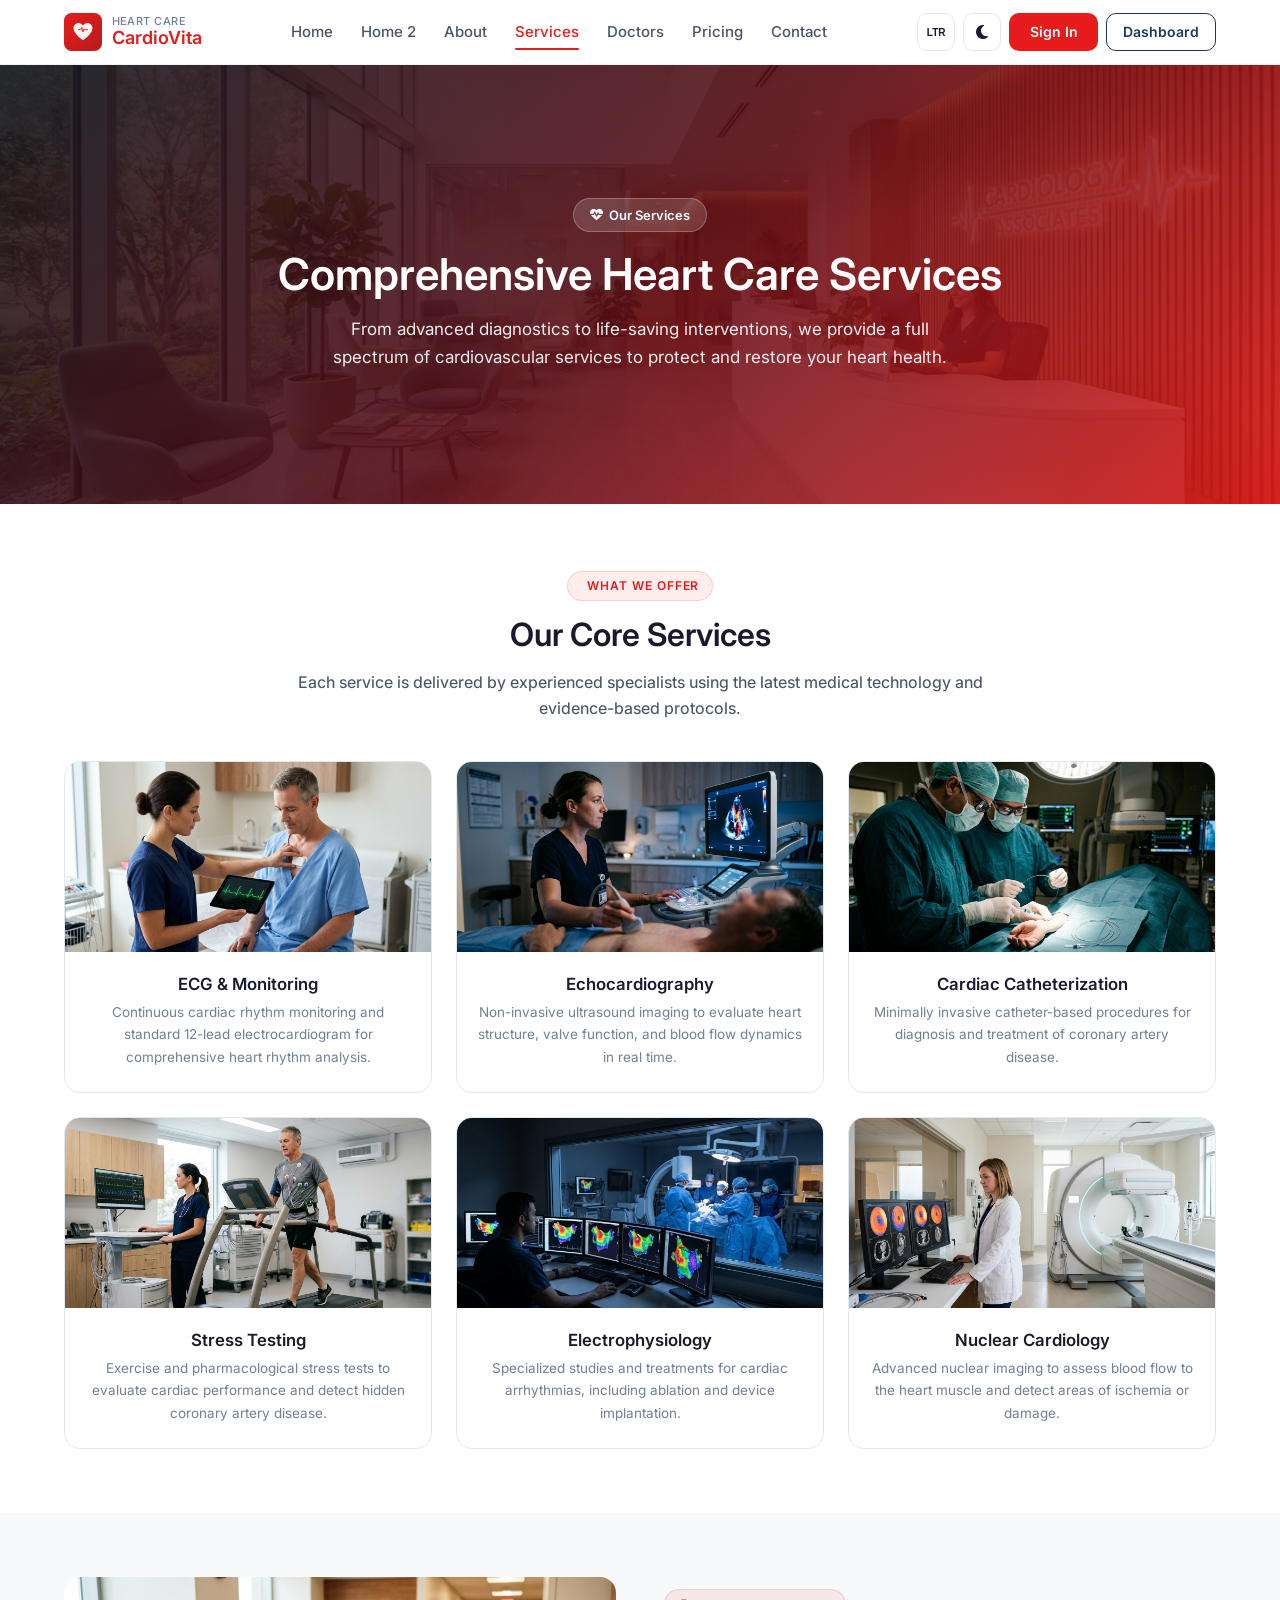
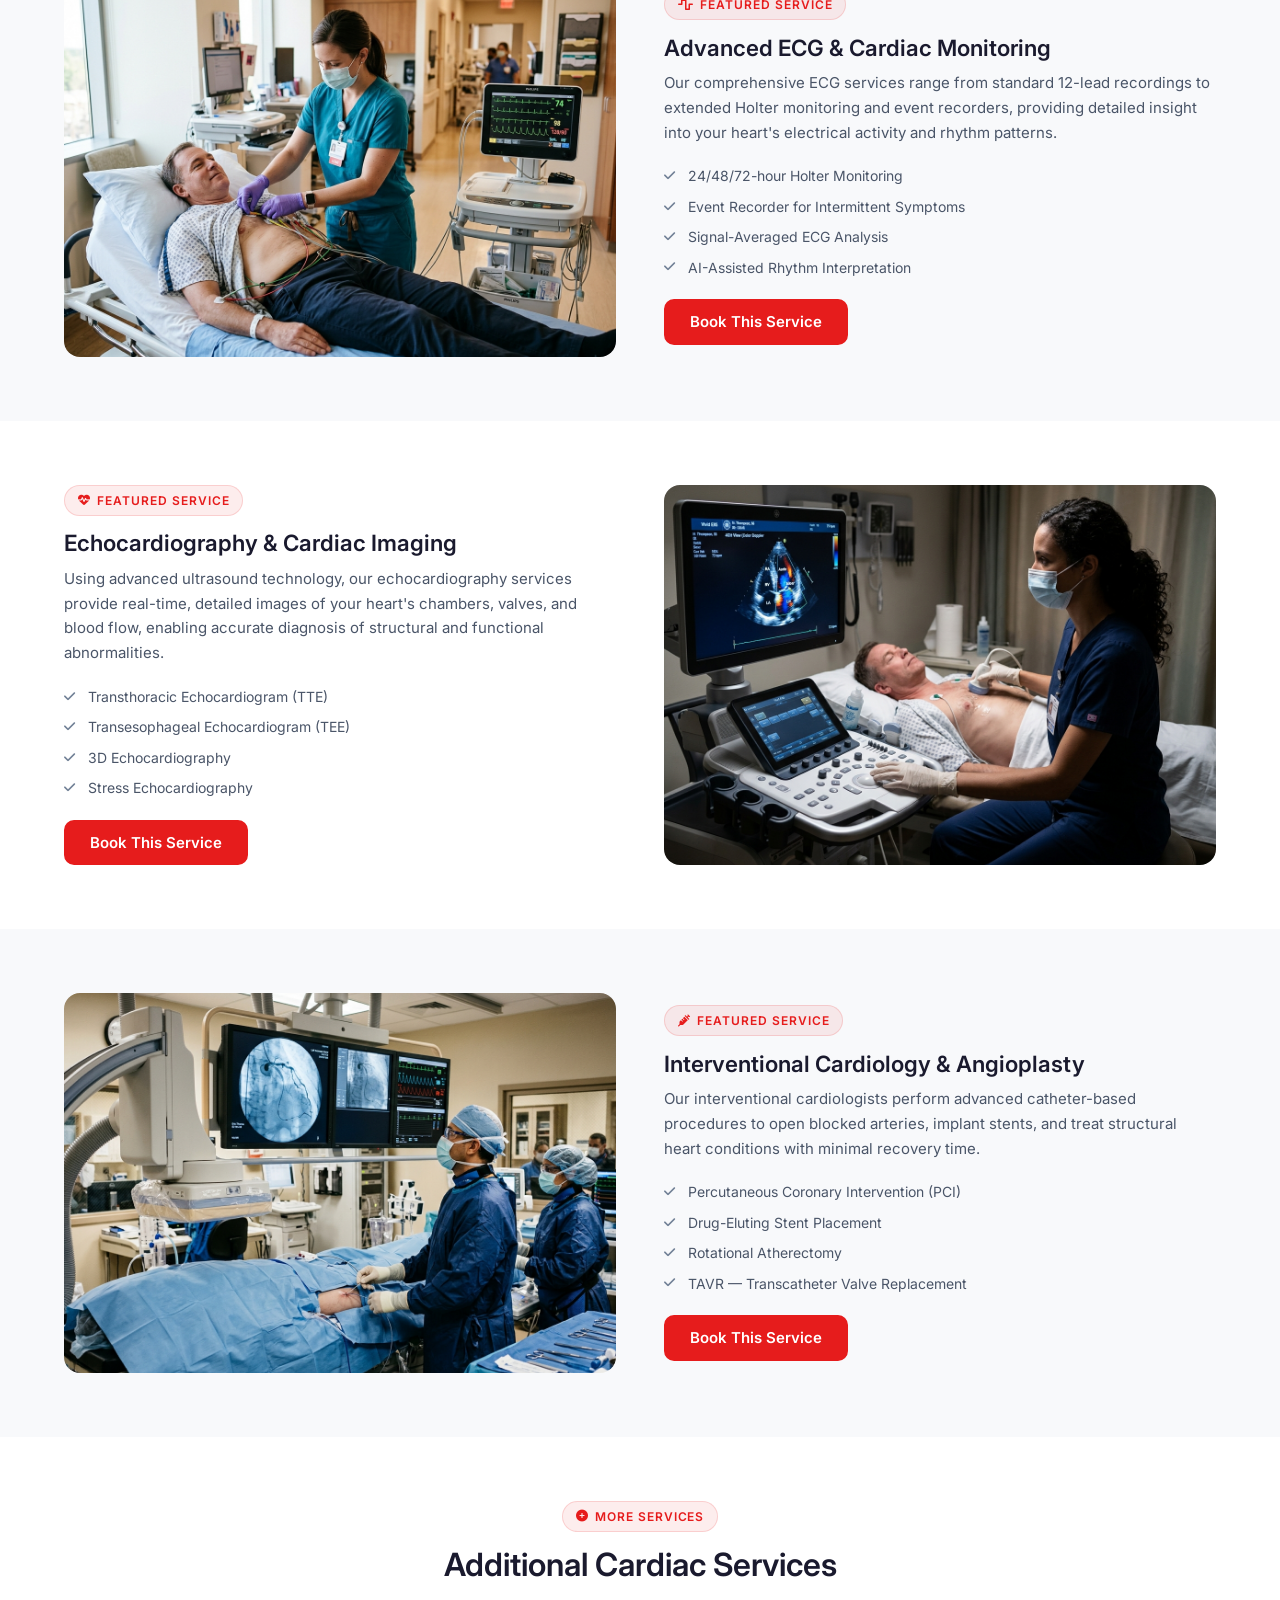
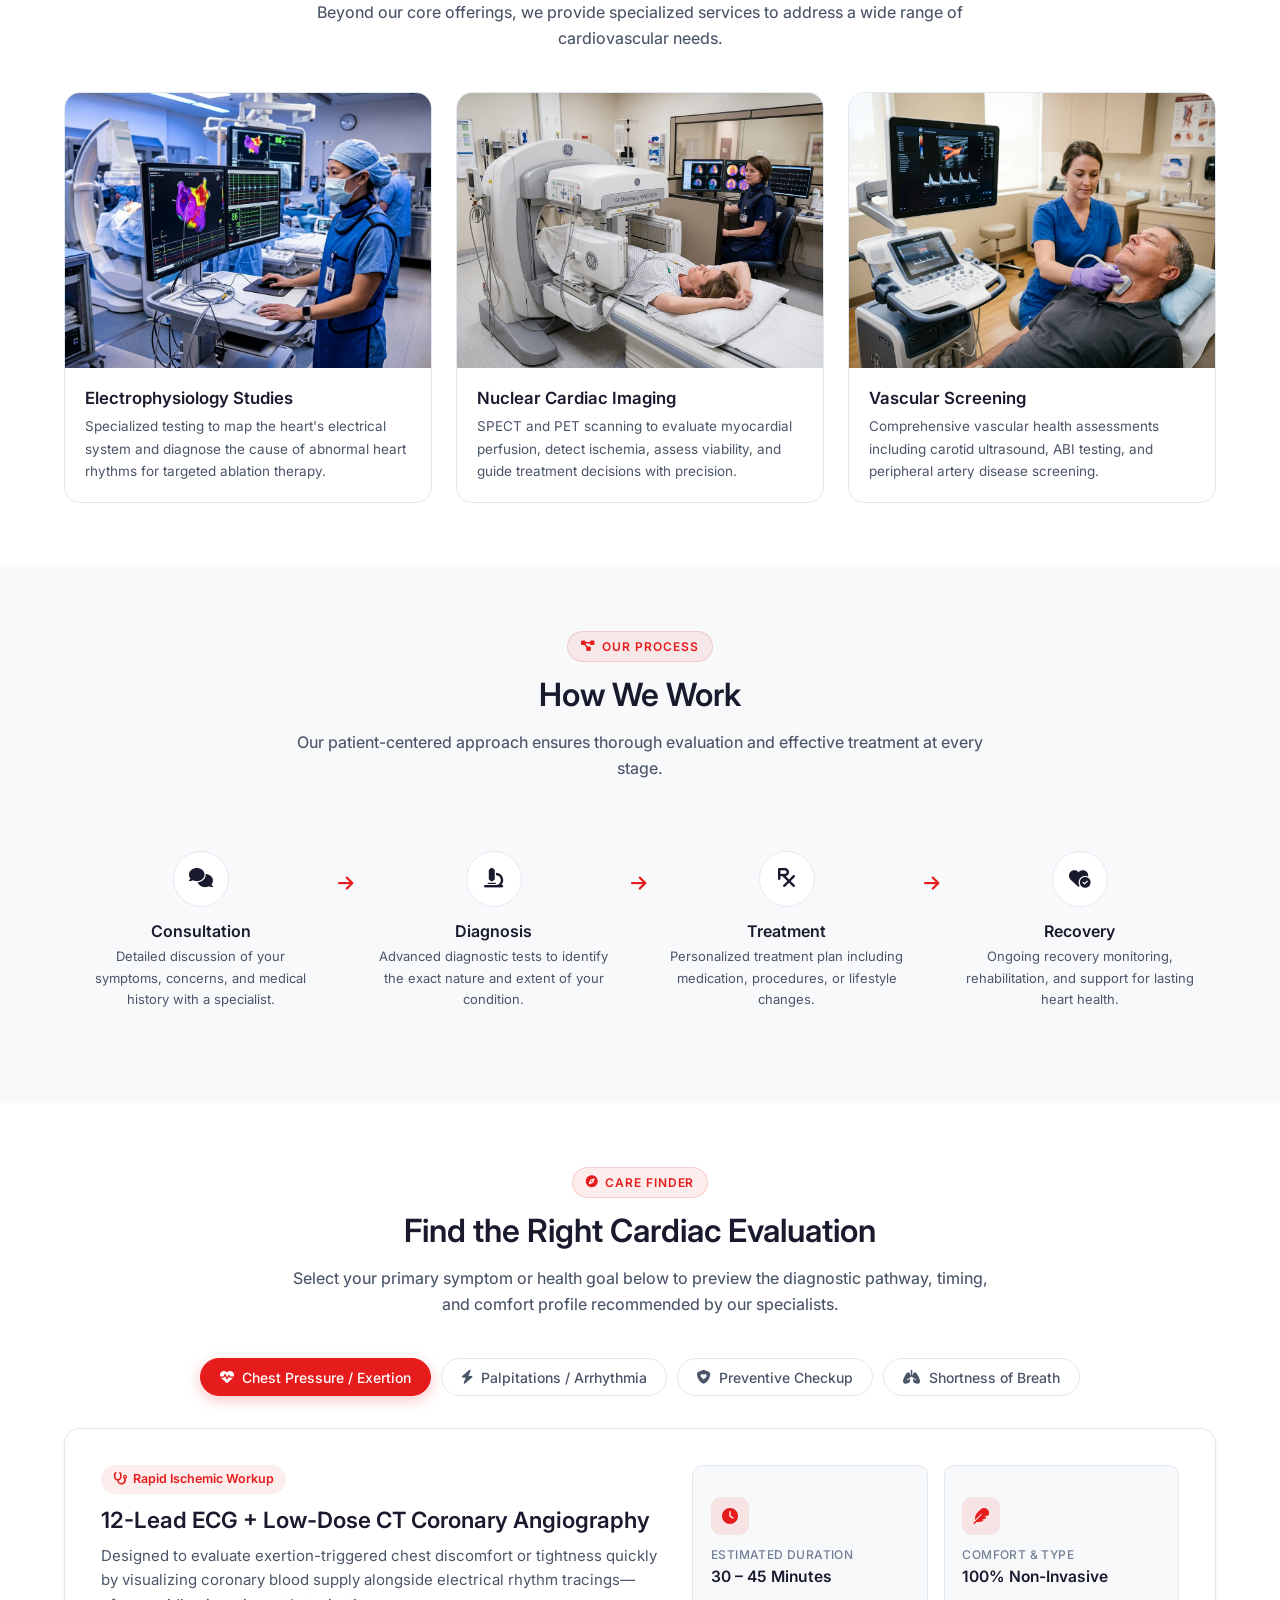
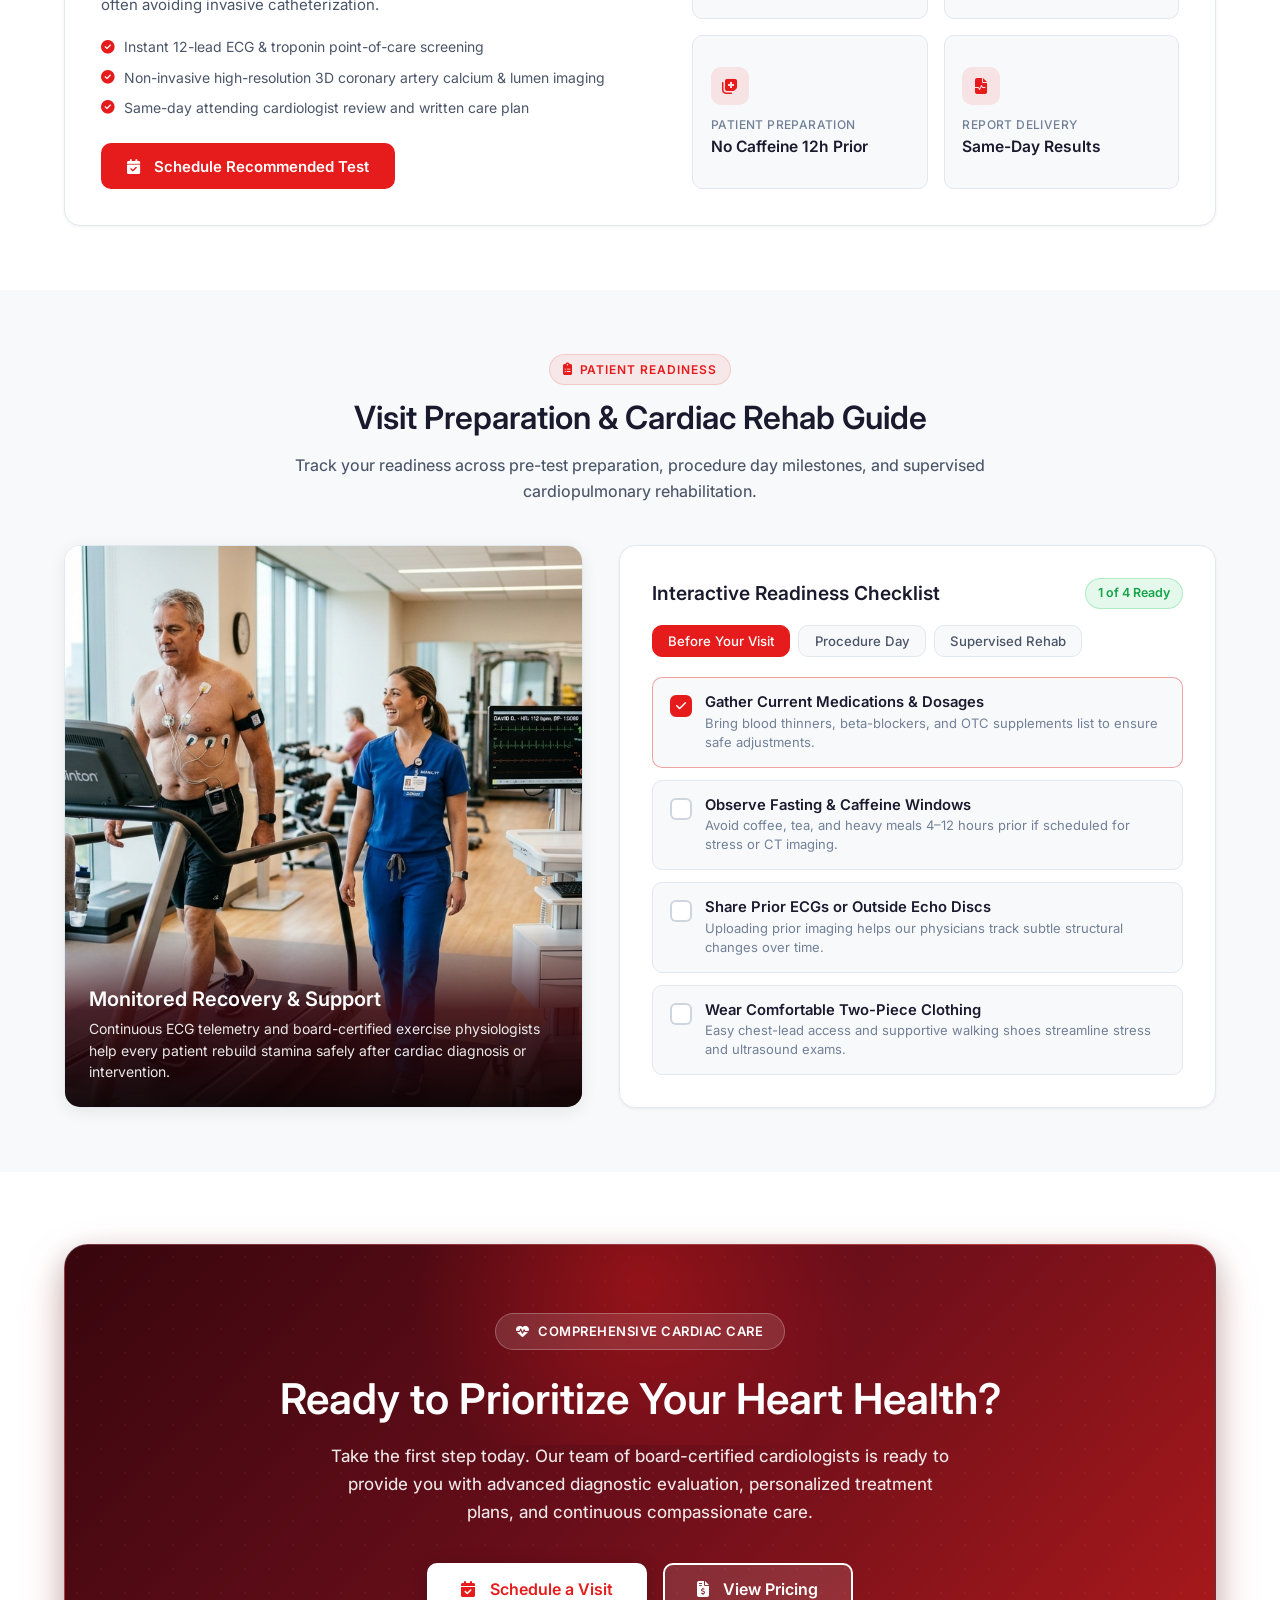
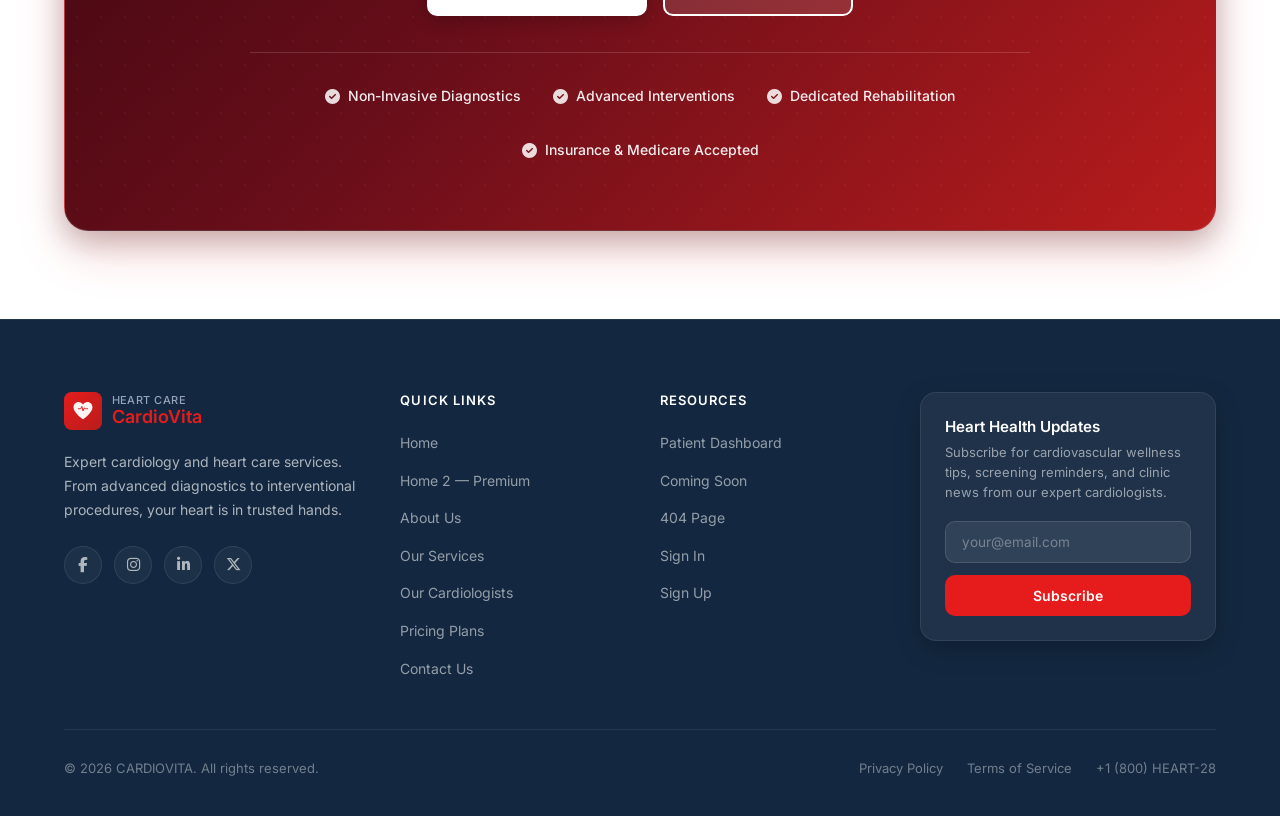
<file: services.html>
<!DOCTYPE html>
<html lang="en" dir="ltr">
<head>
    <meta charset="UTF-8">
    <meta name="viewport" content="width=device-width, initial-scale=1.0">
    <link rel="icon" href="favicon.svg" type="image/svg+xml">
    <link rel="preconnect" href="https://fonts.googleapis.com">
    <link rel="preconnect" href="https://fonts.gstatic.com" crossorigin>
    <link href="https://fonts.googleapis.com/css2?family=Inter:wght@300;400;500;600&display=swap" rel="stylesheet">
    <link rel="stylesheet" href="https://cdnjs.cloudflare.com/ajax/libs/font-awesome/6.5.1/css/all.min.css">
    <link rel="stylesheet" href="style.css">
    <script>
      try{if(localStorage.getItem('cv-dark')==='1')document.documentElement.classList.add('dark');if(localStorage.getItem('cv-rtl')==='1')document.documentElement.setAttribute('dir','rtl');}catch(e){}
    </script>
    <title>Our Services — CardioVita Heart Care</title>
    <style>
        .srv-hero{position:relative;min-height:440px;display:flex;align-items:center;background-size:cover;background-position:center}
        .srv-hero-overlay{position:absolute;inset:0;background:linear-gradient(135deg,rgba(15, 17, 23, 0.88) 0%,rgba(92, 13, 23, 0.88) 50%,rgba(230, 28, 28, 0.85) 100%)}
        html.dark .srv-hero-overlay,:root.dark .srv-hero-overlay{background:linear-gradient(135deg,rgba(11, 4, 6, 0.94) 0%,rgba(45, 8, 14, 0.90) 50%,rgba(185, 28, 28, 0.82) 100%)}
        .srv-hero-content{position:relative;z-index:2;color:#fff;text-align:center;width:100%}
        .srv-hero-content h1{color:#fff;margin-bottom:.75rem}
        .srv-hero-content p{color:rgba(255,255,255,.9);font-size:1.0625rem;max-width:640px;margin:0 auto}
        .srv-icon-grid{display:grid;grid-template-columns:repeat(3,1fr);gap:1.5rem}
        .srv-icon-card{display:flex;flex-direction:column;text-align:center;padding:0;background:var(--bg-card);border:1px solid var(--border);border-radius:var(--radius-lg);transition:all var(--transition-normal);overflow:hidden}
        .srv-icon-card:hover{border-color:var(--primary);transform:translateY(-4px);box-shadow:var(--shadow-md)}
        .srv-icon-img-wrap{position:relative;width:100%;height:190px;overflow:hidden;z-index:1}
        .srv-icon-img{display:block;width:100%;height:100%;object-fit:cover;object-position:center 15%;transition:transform 0.4s ease}
        .srv-icon-card:hover .srv-icon-img{transform:scale(1.05)}
        .srv-icon-body{position:relative;z-index:2;padding:1.35rem 1.25rem 1.5rem;flex:1;display:flex;flex-direction:column;align-items:center}
        .srv-icon-card h3{font-size:1.05rem;margin-bottom:.4rem}
        .srv-icon-card p{font-size:.84375rem;color:var(--text-muted)}
        .srv-featured{display:grid;grid-template-columns:1fr 1fr;gap:3rem;align-items:center}
        .srv-featured.reverse{direction:rtl}
        .srv-featured.reverse>*{direction:ltr}
        .srv-featured-img{width:100%;height:380px;object-fit:cover;border-radius:var(--radius-lg)}
        .srv-featured-text h3{font-size:1.4rem;margin-bottom:.6rem}
        .srv-featured-text>p{font-size:.9375rem;margin-bottom:1.25rem}
        .srv-bullets{display:flex;flex-direction:column;gap:.5rem;margin-bottom:1.25rem}
        .srv-bullet{display:flex;align-items:center;gap:.5rem;font-size:.875rem;color:var(--text-light)}
        .srv-bullet i{color:var(--text-muted);font-size:.8rem;width:16px}
        .srv-extra-grid{display:grid;grid-template-columns:repeat(3,1fr);gap:1.5rem}
        .srv-extra-card{background:var(--bg-card);border:1px solid var(--border);border-radius:var(--radius-lg);overflow:hidden;transition:all var(--transition-normal)}
        .srv-extra-card:hover{border-color:var(--primary);transform:translateY(-4px);box-shadow:var(--shadow-md)}
        .srv-extra-img{width:100%;height:275px;object-fit:cover}
        .srv-extra-body{padding:1.25rem}
        .srv-extra-body h3{font-size:1.05rem;margin-bottom:.4rem}
        .srv-extra-body p{font-size:.84375rem}
        .srv-process{display:grid;grid-template-columns:repeat(4,1fr);gap:1.25rem;position:relative}
        .srv-process-step{text-align:center;position:relative;padding:1.75rem 1.15rem;border-radius:var(--radius-lg);border:1px solid transparent;transition:all var(--transition-normal)}
        .srv-process-step:hover{background:var(--bg-card);border-color:rgba(230,28,28,.4);transform:translateY(-6px);box-shadow:0 16px 32px rgba(230,28,28,.12),0 6px 16px rgba(0,0,0,.12)}
        html.dark .srv-process-step:hover{box-shadow:0 18px 36px rgba(230,28,28,.2),0 8px 22px rgba(0,0,0,.45)}
        .srv-process-icon{width:56px;height:56px;border-radius:50%;background:var(--bg-card);border:1px solid var(--border);color:var(--text);display:flex;align-items:center;justify-content:center;font-size:1.2rem;margin:0 auto .85rem;transition:all var(--transition-normal)}
        .srv-process-step:hover .srv-process-icon{background:var(--primary);border-color:var(--primary);color:#fff;transform:scale(1.1) translateY(-3px);box-shadow:0 8px 20px rgba(230,28,28,.35)}
        .srv-process-step h4{font-size:1rem;margin-bottom:.35rem;transition:color var(--transition-fast)}
        .srv-process-step:hover h4{color:var(--primary)}
        .srv-process-step p{font-size:.8125rem}
        .srv-process-arrow{position:absolute;top:47px;right:-17px;color:var(--primary);font-size:1.1rem;transition:transform var(--transition-normal);z-index:2;pointer-events:none}
        .srv-process-step:hover .srv-process-arrow{transform:translateX(3px)}
        [dir="rtl"] .srv-process-arrow{right:auto;left:-17px;transform:scaleX(-1)}
        [dir="rtl"] .srv-process-step:hover .srv-process-arrow{transform:scaleX(-1) translateX(3px)}
        .cta-normal-actions .btn-outline-white {
            background: rgba(255, 255, 255, 0.12) !important;
            color: #FFFFFF !important;
            border: 2px solid #FFFFFF !important;
            font-weight: 600 !important;
        }
        .cta-normal-actions .btn-outline-white:hover {
            background: #FFFFFF !important;
            border-color: #FFFFFF !important;
            color: var(--primary) !important;
        }
        /* ── Section 8: Interactive Diagnostic Protocol Recommender ── */
        .care-finder-tabs {
            display: flex;
            justify-content: center;
            gap: .65rem;
            flex-wrap: wrap;
            margin-bottom: 2rem;
        }
        .care-tab-btn {
            display: inline-flex;
            align-items: center;
            gap: .45rem;
            padding: .6rem 1.2rem;
            border-radius: var(--radius-full);
            border: 1px solid var(--border);
            background: var(--bg-card);
            color: var(--text-light);
            font-size: .875rem;
            font-weight: 500;
            cursor: pointer;
            transition: all var(--transition-fast);
            font-family: inherit;
        }
        .care-tab-btn:hover {
            border-color: var(--primary);
            color: var(--primary);
        }
        .care-tab-btn.active {
            background: var(--primary);
            border-color: var(--primary);
            color: #fff;
            box-shadow: 0 4px 14px rgba(230, 28, 28, .25);
        }
        .care-finder-card {
            display: grid;
            grid-template-columns: 1.15fr 1fr;
            gap: 2rem;
            background: var(--bg-card);
            border: 1px solid var(--border);
            border-radius: var(--radius-lg);
            padding: 2.25rem;
            box-shadow: var(--shadow-sm);
            align-items: stretch;
        }
        .care-finder-main {
            display: flex;
            flex-direction: column;
            justify-content: center;
        }
        .care-pathway-badge {
            display: inline-flex;
            align-items: center;
            gap: .4rem;
            width: fit-content;
            padding: .28rem .75rem;
            border-radius: var(--radius-full);
            background: rgba(230, 28, 28, .08);
            color: var(--primary);
            font-size: .78rem;
            font-weight: 600;
            margin-bottom: .75rem;
        }
        .care-finder-main h3 {
            font-size: 1.4rem;
            font-weight: 600;
            margin-bottom: .6rem;
            color: var(--text);
        }
        .care-finder-main p {
            font-size: .9375rem;
            color: var(--text-light);
            line-height: 1.65;
            margin-bottom: 1.15rem;
        }
        .care-checks {
            display: flex;
            flex-direction: column;
            gap: .5rem;
            margin-bottom: 1.5rem;
        }
        .care-check-item {
            display: flex;
            align-items: center;
            gap: .55rem;
            font-size: .875rem;
            color: var(--text-light);
        }
        .care-check-item i {
            color: var(--primary);
            font-size: .85rem;
        }
        .care-metrics-grid {
            display: grid;
            grid-template-columns: repeat(2, 1fr);
            gap: 1rem;
        }
        .care-metric-tile {
            background: var(--bg-alt);
            border: 1px solid var(--border);
            border-radius: var(--radius-md);
            padding: 1.25rem 1.1rem;
            display: flex;
            flex-direction: column;
            justify-content: center;
            transition: border-color var(--transition-fast), transform var(--transition-fast);
        }
        .care-metric-tile:hover {
            border-color: var(--primary);
            transform: translateY(-2px);
        }
        .care-metric-icon {
            width: 38px;
            height: 38px;
            border-radius: 10px;
            background: rgba(230, 28, 28, .1);
            color: var(--primary);
            display: flex;
            align-items: center;
            justify-content: center;
            font-size: 1rem;
            margin-bottom: .65rem;
        }
        .care-metric-tile span {
            font-size: .75rem;
            text-transform: uppercase;
            letter-spacing: .4px;
            color: var(--text-muted);
            margin-bottom: .2rem;
            font-weight: 500;
        }
        .care-metric-tile strong {
            font-size: .975rem;
            font-weight: 600;
            color: var(--text);
            line-height: 1.3;
        }

        /* ── Section 9: Preparation & Supervised Rehab Guide ── */
        .prep-split {
            display: grid;
            grid-template-columns: 1fr 1.15fr;
            gap: 2.25rem;
            align-items: stretch;
        }
        .prep-photo-card {
            position: relative;
            border-radius: var(--radius-lg);
            overflow: hidden;
            min-height: 430px;
            border: 1px solid var(--border);
            box-shadow: var(--shadow-md);
            display: flex;
            flex-direction: column;
            justify-content: flex-end;
        }
        .prep-photo-card img {
            position: absolute;
            inset: 0;
            width: 100%;
            height: 100%;
            object-fit: cover;
            object-position: center 20%;
        }
        .prep-photo-caption {
            position: relative;
            z-index: 2;
            padding: 3.5rem 1.5rem 1.5rem;
            background: linear-gradient(to top, rgba(15, 4, 7, .96) 0%, rgba(56, 6, 13, .85) 55%, transparent 100%);
            color: #fff;
        }
        .prep-photo-caption h3 {
            color: #fff;
            font-size: 1.25rem;
            font-weight: 600;
            margin-bottom: .35rem;
        }
        .prep-photo-caption p {
            color: rgba(255, 255, 255, .9);
            font-size: .875rem;
            line-height: 1.55;
            margin: 0;
        }
        .prep-checklist-panel {
            background: var(--bg-card);
            border: 1px solid var(--border);
            border-radius: var(--radius-lg);
            padding: 2rem;
            box-shadow: var(--shadow-sm);
            display: flex;
            flex-direction: column;
            justify-content: space-between;
        }
        .prep-panel-head {
            display: flex;
            align-items: center;
            justify-content: space-between;
            gap: .75rem;
            flex-wrap: wrap;
            margin-bottom: 1rem;
        }
        .prep-panel-head h3 {
            font-size: 1.2rem;
            font-weight: 600;
            margin: 0;
            color: var(--text);
        }
        .prep-progress-pill {
            font-size: .78rem;
            font-weight: 600;
            padding: .28rem .75rem;
            border-radius: var(--radius-full);
            background: rgba(34, 197, 94, .12);
            color: #16a34a;
            border: 1px solid rgba(34, 197, 94, .28);
        }
        html.dark .prep-progress-pill {
            color: #4ade80;
        }
        .prep-stage-tabs {
            display: flex;
            gap: .5rem;
            flex-wrap: wrap;
            margin-bottom: 1.25rem;
        }
        .prep-stage-btn {
            padding: .45rem .95rem;
            border-radius: var(--radius-md);
            border: 1px solid var(--border);
            background: var(--bg-alt);
            color: var(--text-light);
            font-size: .825rem;
            font-weight: 500;
            cursor: pointer;
            transition: all var(--transition-fast);
            font-family: inherit;
        }
        .prep-stage-btn.active {
            background: var(--primary);
            border-color: var(--primary);
            color: #fff;
        }
        .prep-items {
            display: flex;
            flex-direction: column;
            gap: .75rem;
        }
        .prep-item {
            display: flex;
            align-items: flex-start;
            gap: .8rem;
            padding: .95rem 1.05rem;
            border-radius: var(--radius-md);
            background: var(--bg-alt);
            border: 1px solid var(--border);
            cursor: pointer;
            text-align: left;
            transition: all var(--transition-fast);
            width: 100%;
            font-family: inherit;
        }
        [dir="rtl"] .prep-item {
            text-align: right;
        }
        .prep-item:hover {
            border-color: var(--primary);
        }
        .prep-checkbox {
            width: 22px;
            height: 22px;
            border-radius: 6px;
            border: 2px solid rgba(148, 163, 184, 0.45);
            background: var(--bg-card);
            display: flex;
            align-items: center;
            justify-content: center;
            color: #fff;
            font-size: .72rem;
            flex-shrink: 0;
            margin-top: 2px;
            transition: all var(--transition-fast);
        }
        .prep-checkbox i {
            opacity: 0;
            transform: scale(0.6);
            transition: all var(--transition-fast);
        }
        .prep-item.checked .prep-checkbox {
            background: var(--primary);
            border-color: var(--primary);
            color: #fff;
        }
        .prep-item.checked .prep-checkbox i {
            opacity: 1;
            transform: scale(1);
        }
        .prep-item.checked {
            border-color: rgba(230, 28, 28, .4);
        }
        .prep-item strong {
            display: block;
            font-size: .925rem;
            font-weight: 600;
            color: var(--text);
            margin-bottom: .15rem;
        }
        .prep-item > div > span {
            display: block;
            font-size: .8125rem;
            color: var(--text-muted);
            line-height: 1.45;
        }
        @media (max-width: 991px) {
            .care-finder-card,
            .prep-split {
                grid-template-columns: 1fr;
            }
            .prep-photo-card {
                min-height: 340px;
            }
        }
        @media (max-width: 480px) {
            .care-finder-card,
            .prep-checklist-panel {
                padding: 1.35rem;
            }
            .care-metrics-grid {
                grid-template-columns: 1fr;
            }
        }
        @media(max-width:1024px){
            .srv-icon-grid{grid-template-columns:repeat(2,1fr)}
            .srv-icon-img-wrap{height:265px}
            .srv-featured{gap:2rem}
            .srv-featured-img{height:360px}
            .srv-process{grid-template-columns:repeat(2,1fr)}
            .srv-process-step:nth-child(2) .srv-process-arrow{display:none}
            .srv-extra-grid{grid-template-columns:repeat(2,1fr)}
            .srv-extra-card:last-child:nth-child(odd){
                grid-column: 1 / -1;
                max-width: calc(50% - 0.75rem);
                width: 100%;
                justify-self: center;
                margin: 0 auto;
            }
            .srv-extra-img{height:330px}
        }
        @media(max-width:768px){
            .cta-normal-actions {
                flex-direction: column !important;
                width: 100% !important;
                gap: 0.85rem !important;
            }
            .cta-normal-actions .btn {
                width: 100% !important;
                min-width: 0 !important;
                display: flex !important;
                align-items: center !important;
                justify-content: center !important;
            }
            .srv-featured,.srv-featured.reverse{grid-template-columns:1fr;direction:ltr}
            .srv-icon-grid,.srv-extra-grid{grid-template-columns:1fr}
            .srv-extra-card:last-child:nth-child(odd){
                grid-column: auto;
                max-width: 100%;
                margin: 0;
            }
            .srv-icon-img-wrap{height:380px}
            .srv-featured-img{height:380px}
            .srv-extra-img{height:380px}
            .srv-process-arrow{display:none}
        }
        @media(max-width:480px){
            .srv-icon-img-wrap{height:240px}
            .srv-featured-img{height:250px}
            .srv-extra-img{height:220px}
        }
        @media(max-width:360px){
            .srv-icon-img-wrap{height:200px}
            .srv-process{grid-template-columns:1fr}
        }
    </style>
</head>
<body>
    <div id="navbar-placeholder"></div>
    <main>

        <!-- HERO BANNER -->
        <section class="srv-hero page-hero" style="background-image:url('assets/images/services-hero.jpg')">
            <div class="srv-hero-overlay page-hero-overlay"></div>
            <div class="container">
                <div class="srv-hero-content page-hero-content fade-up">
                    <span class="badge badge-primary" style="background:rgba(255,255,255,.15);color:#fff;border-color:rgba(255,255,255,.25);margin-bottom:1rem;display:inline-flex"><i class="fas fa-heartbeat"></i> Our Services</span>
                    <h1>Comprehensive Heart Care Services</h1>
                    <p>From advanced diagnostics to life-saving interventions, we provide a full spectrum of cardiovascular services to protect and restore your heart health.</p>
                </div>
            </div>
        </section>

        <!-- SERVICE OVERVIEW -->
        <section class="section">
            <div class="container">
                <div class="section-header text-center fade-up">
                    <span class="section-tag"><i class="fas fa-grid"></i> What We Offer</span>
                    <h2 class="section-title">Our Core Services</h2>
                    <p class="section-desc">Each service is delivered by experienced specialists using the latest medical technology and evidence-based protocols.</p>
                </div>
                <div class="srv-icon-grid">
                    <div class="srv-icon-card fade-up">
                        <div class="srv-icon-img-wrap">
                            <img src="assets/images/srv-core-ecg.jpg" alt="ECG & Monitoring" class="srv-icon-img" loading="lazy">
                        </div>
                        <div class="srv-icon-body">
                            <h3>ECG & Monitoring</h3>
                            <p>Continuous cardiac rhythm monitoring and standard 12-lead electrocardiogram for comprehensive heart rhythm analysis.</p>
                        </div>
                    </div>
                    <div class="srv-icon-card fade-up">
                        <div class="srv-icon-img-wrap">
                            <img src="assets/images/srv-core-echo.jpg" alt="Echocardiography" class="srv-icon-img" loading="lazy">
                        </div>
                        <div class="srv-icon-body">
                            <h3>Echocardiography</h3>
                            <p>Non-invasive ultrasound imaging to evaluate heart structure, valve function, and blood flow dynamics in real time.</p>
                        </div>
                    </div>
                    <div class="srv-icon-card fade-up">
                        <div class="srv-icon-img-wrap">
                            <img src="assets/images/srv-core-catheter.jpg" alt="Cardiac Catheterization" class="srv-icon-img" loading="lazy">
                        </div>
                        <div class="srv-icon-body">
                            <h3>Cardiac Catheterization</h3>
                            <p>Minimally invasive catheter-based procedures for diagnosis and treatment of coronary artery disease.</p>
                        </div>
                    </div>
                    <div class="srv-icon-card fade-up">
                        <div class="srv-icon-img-wrap">
                            <img src="assets/images/srv-core-stress.jpg" alt="Stress Testing" class="srv-icon-img" loading="lazy">
                        </div>
                        <div class="srv-icon-body">
                            <h3>Stress Testing</h3>
                            <p>Exercise and pharmacological stress tests to evaluate cardiac performance and detect hidden coronary artery disease.</p>
                        </div>
                    </div>
                    <div class="srv-icon-card fade-up">
                        <div class="srv-icon-img-wrap">
                            <img src="assets/images/srv-core-ep.jpg" alt="Electrophysiology" class="srv-icon-img" loading="lazy">
                        </div>
                        <div class="srv-icon-body">
                            <h3>Electrophysiology</h3>
                            <p>Specialized studies and treatments for cardiac arrhythmias, including ablation and device implantation.</p>
                        </div>
                    </div>
                    <div class="srv-icon-card fade-up">
                        <div class="srv-icon-img-wrap">
                            <img src="assets/images/srv-core-nuclear.jpg" alt="Nuclear Cardiology" class="srv-icon-img" loading="lazy">
                        </div>
                        <div class="srv-icon-body">
                            <h3>Nuclear Cardiology</h3>
                            <p>Advanced nuclear imaging to assess blood flow to the heart muscle and detect areas of ischemia or damage.</p>
                        </div>
                    </div>
                </div>
            </div>
        </section>

        <!-- FEATURED SERVICE 1 -->
        <section class="section bg-alt">
            <div class="container">
                <div class="srv-featured fade-up">
                    <div>
                        <img src="assets/images/srv-ecg-detail.jpg" alt="ECG Monitoring" class="srv-featured-img">
                    </div>
                    <div class="srv-featured-text">
                        <span class="section-tag"><i class="fas fa-wave-square"></i> Featured Service</span>
                        <h3>Advanced ECG & Cardiac Monitoring</h3>
                        <p>Our comprehensive ECG services range from standard 12-lead recordings to extended Holter monitoring and event recorders, providing detailed insight into your heart's electrical activity and rhythm patterns.</p>
                        <div class="srv-bullets">
                            <div class="srv-bullet"><i class="fas fa-check"></i> 24/48/72-hour Holter Monitoring</div>
                            <div class="srv-bullet"><i class="fas fa-check"></i> Event Recorder for Intermittent Symptoms</div>
                            <div class="srv-bullet"><i class="fas fa-check"></i> Signal-Averaged ECG Analysis</div>
                            <div class="srv-bullet"><i class="fas fa-check"></i> AI-Assisted Rhythm Interpretation</div>
                        </div>
                        <a href="contact.html" class="btn btn-primary">Book This Service</a>
                    </div>
                </div>
            </div>
        </section>

        <!-- FEATURED SERVICE 2 -->
        <section class="section">
            <div class="container">
                <div class="srv-featured reverse fade-up">
                    <div>
                        <img src="assets/images/srv-echo-detail.jpg" alt="Echocardiography" class="srv-featured-img">
                    </div>
                    <div class="srv-featured-text">
                        <span class="section-tag"><i class="fas fa-heart-pulse"></i> Featured Service</span>
                        <h3>Echocardiography & Cardiac Imaging</h3>
                        <p>Using advanced ultrasound technology, our echocardiography services provide real-time, detailed images of your heart's chambers, valves, and blood flow, enabling accurate diagnosis of structural and functional abnormalities.</p>
                        <div class="srv-bullets">
                            <div class="srv-bullet"><i class="fas fa-check"></i> Transthoracic Echocardiogram (TTE)</div>
                            <div class="srv-bullet"><i class="fas fa-check"></i> Transesophageal Echocardiogram (TEE)</div>
                            <div class="srv-bullet"><i class="fas fa-check"></i> 3D Echocardiography</div>
                            <div class="srv-bullet"><i class="fas fa-check"></i> Stress Echocardiography</div>
                        </div>
                        <a href="contact.html" class="btn btn-primary">Book This Service</a>
                    </div>
                </div>
            </div>
        </section>

        <!-- FEATURED SERVICE 3 -->
        <section class="section bg-alt">
            <div class="container">
                <div class="srv-featured fade-up">
                    <div>
                        <img src="assets/images/srv-angioplasty.jpg" alt="Angioplasty" class="srv-featured-img">
                    </div>
                    <div class="srv-featured-text">
                        <span class="section-tag"><i class="fas fa-syringe"></i> Featured Service</span>
                        <h3>Interventional Cardiology & Angioplasty</h3>
                        <p>Our interventional cardiologists perform advanced catheter-based procedures to open blocked arteries, implant stents, and treat structural heart conditions with minimal recovery time.</p>
                        <div class="srv-bullets">
                            <div class="srv-bullet"><i class="fas fa-check"></i> Percutaneous Coronary Intervention (PCI)</div>
                            <div class="srv-bullet"><i class="fas fa-check"></i> Drug-Eluting Stent Placement</div>
                            <div class="srv-bullet"><i class="fas fa-check"></i> Rotational Atherectomy</div>
                            <div class="srv-bullet"><i class="fas fa-check"></i> TAVR — Transcatheter Valve Replacement</div>
                        </div>
                        <a href="contact.html" class="btn btn-primary">Book This Service</a>
                    </div>
                </div>
            </div>
        </section>

        <!-- ADDITIONAL SERVICES -->
        <section class="section">
            <div class="container">
                <div class="section-header text-center fade-up">
                    <span class="section-tag"><i class="fas fa-plus-circle"></i> More Services</span>
                    <h2 class="section-title">Additional Cardiac Services</h2>
                    <p class="section-desc">Beyond our core offerings, we provide specialized services to address a wide range of cardiovascular needs.</p>
                </div>
                <div class="srv-extra-grid">
                    <div class="srv-extra-card fade-up">
                        <img src="assets/images/srv-electrophysiology.jpg" alt="Electrophysiology" class="srv-extra-img">
                        <div class="srv-extra-body">
                            <h3>Electrophysiology Studies</h3>
                            <p>Specialized testing to map the heart's electrical system and diagnose the cause of abnormal heart rhythms for targeted ablation therapy.</p>
                        </div>
                    </div>
                    <div class="srv-extra-card fade-up">
                        <img src="assets/images/srv-nuclear.jpg" alt="Nuclear Cardiology" class="srv-extra-img">
                        <div class="srv-extra-body">
                            <h3>Nuclear Cardiac Imaging</h3>
                            <p>SPECT and PET scanning to evaluate myocardial perfusion, detect ischemia, assess viability, and guide treatment decisions with precision.</p>
                        </div>
                    </div>
                    <div class="srv-extra-card fade-up">
                        <img src="assets/images/srv-vascular-screen.jpg" alt="Vascular Screening" class="srv-extra-img">
                        <div class="srv-extra-body">
                            <h3>Vascular Screening</h3>
                            <p>Comprehensive vascular health assessments including carotid ultrasound, ABI testing, and peripheral artery disease screening.</p>
                        </div>
                    </div>
                </div>
            </div>
        </section>

        <!-- PROCESS -->
        <section class="section bg-alt">
            <div class="container">
                <div class="section-header text-center fade-up">
                    <span class="section-tag"><i class="fas fa-diagram-project"></i> Our Process</span>
                    <h2 class="section-title">How We Work</h2>
                    <p class="section-desc">Our patient-centered approach ensures thorough evaluation and effective treatment at every stage.</p>
                </div>
                <div class="srv-process fade-up">
                    <div class="srv-process-step">
                        <div class="srv-process-icon"><i class="fas fa-comments"></i></div>
                        <h4>Consultation</h4>
                        <p>Detailed discussion of your symptoms, concerns, and medical history with a specialist.</p>
                        <span class="srv-process-arrow"><i class="fas fa-arrow-right"></i></span>
                    </div>
                    <div class="srv-process-step">
                        <div class="srv-process-icon"><i class="fas fa-microscope"></i></div>
                        <h4>Diagnosis</h4>
                        <p>Advanced diagnostic tests to identify the exact nature and extent of your condition.</p>
                        <span class="srv-process-arrow"><i class="fas fa-arrow-right"></i></span>
                    </div>
                    <div class="srv-process-step">
                        <div class="srv-process-icon"><i class="fas fa-prescription"></i></div>
                        <h4>Treatment</h4>
                        <p>Personalized treatment plan including medication, procedures, or lifestyle changes.</p>
                        <span class="srv-process-arrow"><i class="fas fa-arrow-right"></i></span>
                    </div>
                    <div class="srv-process-step">
                        <div class="srv-process-icon"><i class="fas fa-heart-circle-check"></i></div>
                        <h4>Recovery</h4>
                        <p>Ongoing recovery monitoring, rehabilitation, and support for lasting heart health.</p>
                    </div>
                </div>
            </div>
        </section>

        <!-- INTERACTIVE DIAGNOSTIC PROTOCOL RECOMMENDER -->
        <section class="section">
            <div class="container">
                <div class="section-header text-center fade-up">
                    <span class="section-tag"><i class="fas fa-compass"></i> Care Finder</span>
                    <h2 class="section-title">Find the Right Cardiac Evaluation</h2>
                    <p class="section-desc">Select your primary symptom or health goal below to preview the diagnostic pathway, timing, and comfort profile recommended by our specialists.</p>
                </div>
                <div class="care-finder-tabs fade-up" id="srvCareTabs">
                    <button type="button" class="care-tab-btn active" data-goal="chest"><i class="fas fa-heart-pulse"></i> Chest Pressure / Exertion</button>
                    <button type="button" class="care-tab-btn" data-goal="rhythm"><i class="fas fa-bolt"></i> Palpitations / Arrhythmia</button>
                    <button type="button" class="care-tab-btn" data-goal="prevent"><i class="fas fa-shield-heart"></i> Preventive Checkup</button>
                    <button type="button" class="care-tab-btn" data-goal="breath"><i class="fas fa-lungs"></i> Shortness of Breath</button>
                </div>
                <div class="care-finder-card fade-up" id="srvCareCard">
                    <div class="care-finder-main">
                        <span class="care-pathway-badge" id="careBadge"><i class="fas fa-stethoscope"></i> Rapid Ischemic Workup</span>
                        <h3 id="careTitle">12-Lead ECG + Low-Dose CT Coronary Angiography</h3>
                        <p id="careDesc">Designed to evaluate exertion-triggered chest discomfort or tightness quickly by visualizing coronary blood supply alongside electrical rhythm tracings—often avoiding invasive catheterization.</p>
                        <div class="care-checks" id="careChecks">
                            <div class="care-check-item"><i class="fas fa-circle-check"></i> Instant 12-lead ECG &amp; troponin point-of-care screening</div>
                            <div class="care-check-item"><i class="fas fa-circle-check"></i> Non-invasive high-resolution 3D coronary artery calcium &amp; lumen imaging</div>
                            <div class="care-check-item"><i class="fas fa-circle-check"></i> Same-day attending cardiologist review and written care plan</div>
                        </div>
                        <div>
                            <a href="contact.html" class="btn btn-primary"><i class="fas fa-calendar-check" style="margin-right:.4rem;"></i> Schedule Recommended Test</a>
                        </div>
                    </div>
                    <div class="care-metrics-grid" id="careMetrics">
                        <div class="care-metric-tile">
                            <div class="care-metric-icon"><i class="fas fa-clock"></i></div>
                            <span>Estimated Duration</span>
                            <strong>30 – 45 Minutes</strong>
                        </div>
                        <div class="care-metric-tile">
                            <div class="care-metric-icon"><i class="fas fa-feather"></i></div>
                            <span>Comfort &amp; Type</span>
                            <strong>100% Non-Invasive</strong>
                        </div>
                        <div class="care-metric-tile">
                            <div class="care-metric-icon"><i class="fas fa-notes-medical"></i></div>
                            <span>Patient Preparation</span>
                            <strong>No Caffeine 12h Prior</strong>
                        </div>
                        <div class="care-metric-tile">
                            <div class="care-metric-icon"><i class="fas fa-file-waveform"></i></div>
                            <span>Report Delivery</span>
                            <strong>Same-Day Results</strong>
                        </div>
                    </div>
                </div>
            </div>
        </section>

        <!-- PATIENT PREPARATION & REHAB -->
        <section class="section bg-alt">
            <div class="container">
                <div class="section-header text-center fade-up">
                    <span class="section-tag"><i class="fas fa-clipboard-list"></i> Patient Readiness</span>
                    <h2 class="section-title">Visit Preparation &amp; Cardiac Rehab Guide</h2>
                    <p class="section-desc">Track your readiness across pre-test preparation, procedure day milestones, and supervised cardiopulmonary rehabilitation.</p>
                </div>
                <div class="prep-split fade-up">
                    <div class="prep-photo-card">
                        <img src="assets/images/srv-rehab.jpg" alt="Supervised Outpatient Cardiac Rehabilitation Suite" loading="lazy">
                        <div class="prep-photo-caption">
                            <h3>Monitored Recovery &amp; Support</h3>
                            <p>Continuous ECG telemetry and board-certified exercise physiologists help every patient rebuild stamina safely after cardiac diagnosis or intervention.</p>
                        </div>
                    </div>
                    <div class="prep-checklist-panel">
                        <div>
                            <div class="prep-panel-head">
                                <h3>Interactive Readiness Checklist</h3>
                                <span class="prep-progress-pill" id="prepProgressPill">1 of 4 Ready</span>
                            </div>
                            <div class="prep-stage-tabs" id="prepStageTabs">
                                <button type="button" class="prep-stage-btn active" data-stage="before">Before Your Visit</button>
                                <button type="button" class="prep-stage-btn" data-stage="dayof">Procedure Day</button>
                                <button type="button" class="prep-stage-btn" data-stage="rehab">Supervised Rehab</button>
                            </div>
                            <div class="prep-items" id="prepChecklistItems">
                                <button type="button" class="prep-item checked">
                                    <span class="prep-checkbox"><i class="fas fa-check"></i></span>
                                    <div>
                                        <strong>Gather Current Medications &amp; Dosages</strong>
                                        <span>Bring blood thinners, beta-blockers, and OTC supplements list to ensure safe adjustments.</span>
                                    </div>
                                </button>
                                <button type="button" class="prep-item">
                                    <span class="prep-checkbox"><i class="fas fa-check"></i></span>
                                    <div>
                                        <strong>Observe Fasting &amp; Caffeine Windows</strong>
                                        <span>Avoid coffee, tea, and heavy meals 4–12 hours prior if scheduled for stress or CT imaging.</span>
                                    </div>
                                </button>
                                <button type="button" class="prep-item">
                                    <span class="prep-checkbox"><i class="fas fa-check"></i></span>
                                    <div>
                                        <strong>Share Prior ECGs or Outside Echo Discs</strong>
                                        <span>Uploading prior imaging helps our physicians track subtle structural changes over time.</span>
                                    </div>
                                </button>
                                <button type="button" class="prep-item">
                                    <span class="prep-checkbox"><i class="fas fa-check"></i></span>
                                    <div>
                                        <strong>Wear Comfortable Two-Piece Clothing</strong>
                                        <span>Easy chest-lead access and supportive walking shoes streamline stress and ultrasound exams.</span>
                                    </div>
                                </button>
                            </div>
                        </div>
                    </div>
                </div>
            </div>
        </section>

        <!-- CTA SECTION -->
        <section class="cta-normal-section">
            <div class="container">
                <div class="cta-normal-card fade-up">
                    <div class="cta-normal-inner">
                        <div class="cta-normal-badge">
                            <i class="fa-solid fa-heart-pulse"></i> Comprehensive Cardiac Care
                        </div>
                        <h2 class="cta-normal-title">Ready to Prioritize Your Heart Health?</h2>
                        <p class="cta-normal-desc">Take the first step today. Our team of board-certified cardiologists is ready to provide you with advanced diagnostic evaluation, personalized treatment plans, and continuous compassionate care.</p>
                        <div class="cta-normal-actions">
                            <a href="contact.html" class="btn btn-white btn-lg">
                                <i class="fa-solid fa-calendar-check" style="margin-right:0.4rem;"></i> Schedule a Visit
                            </a>
                            <a href="pricing.html" class="btn btn-outline-white btn-lg">
                                <i class="fa-solid fa-file-invoice-dollar" style="margin-right:0.4rem;"></i> View Pricing
                            </a>
                        </div>
                        <div class="cta-normal-features">
                            <span class="cta-normal-feature-item"><i class="fa-solid fa-circle-check"></i> Non-Invasive Diagnostics</span>
                            <span class="cta-normal-feature-item"><i class="fa-solid fa-circle-check"></i> Advanced Interventions</span>
                            <span class="cta-normal-feature-item"><i class="fa-solid fa-circle-check"></i> Dedicated Rehabilitation</span>
                            <span class="cta-normal-feature-item"><i class="fa-solid fa-circle-check"></i> Insurance & Medicare Accepted</span>
                        </div>
                    </div>
                </div>
            </div>
        </section>

    </main>
    <div id="footer-placeholder"></div>
    <script src="components.js"></script>
    <script>
      (function () {
        const CARE_PROTOCOLS = {
          chest: {
            badge: '<i class="fas fa-stethoscope"></i> Rapid Ischemic Workup',
            title: '12-Lead ECG + Low-Dose CT Coronary Angiography',
            desc: 'Designed to evaluate exertion-triggered chest discomfort or tightness quickly by visualizing coronary blood supply alongside electrical rhythm tracings—often avoiding invasive catheterization.',
            checks: [
              'Instant 12-lead ECG & troponin point-of-care screening',
              'Non-invasive high-resolution 3D coronary artery calcium & lumen imaging',
              'Same-day attending cardiologist review and written care plan'
            ],
            metrics: [
              { icon: 'fa-clock', label: 'Estimated Duration', val: '30 – 45 Minutes' },
              { icon: 'fa-feather', label: 'Comfort & Type', val: '100% Non-Invasive' },
              { icon: 'fa-notes-medical', label: 'Patient Preparation', val: 'No Caffeine 12h Prior' },
              { icon: 'fa-file-waveform', label: 'Report Delivery', val: 'Same-Day Results' }
            ]
          },
          rhythm: {
            badge: '<i class="fas fa-bolt"></i> Electrophysiology Pathway',
            title: '4D Color Doppler Echo + 14-Day Patch Telemetry',
            desc: 'Ideal for skipped beats, racing pulse, or unexplained dizziness—combining continuous wearable rhythm capture with high-definition chamber and valve function imaging.',
            checks: [
              'Water-resistant wireless patch telemetry capturing every heartbeat at home',
              '4D echocardiogram assessing atrial size and valve motion',
              'AI-verified electrophysiologist arrhythmia report'
            ],
            metrics: [
              { icon: 'fa-clock', label: 'Clinic Setup Time', val: '20 – 30 Minutes' },
              { icon: 'fa-feather', label: 'Comfort & Type', val: 'Pain-Free & Shower-Safe' },
              { icon: 'fa-notes-medical', label: 'Patient Preparation', val: 'No Lotions on Chest' },
              { icon: 'fa-file-waveform', label: 'Report Delivery', val: 'Within 24 Hours of Return' }
            ]
          },
          prevent: {
            badge: '<i class="fas fa-shield-heart"></i> Executive Heart Prevention',
            title: 'Exercise Stress Echocardiography + Lipid Profiling',
            desc: 'Comprehensive baseline screening for patients with family history, hypertension, or metabolic risk—identifying silent plaque and exercise capacity well before symptoms emerge.',
            checks: [
              'Apolipoprotein-B, Lp(a), & high-sensitivity CRP blood biomarkers',
              'Treadmill or pharmacological stress ultrasound under direct physician view',
              'Personalized 10-year vascular prevention nutrition & exercise plan'
            ],
            metrics: [
              { icon: 'fa-clock', label: 'Estimated Duration', val: '60 Minutes Total' },
              { icon: 'fa-feather', label: 'Comfort & Type', val: 'Zero Radiation Exam' },
              { icon: 'fa-notes-medical', label: 'Patient Preparation', val: 'Fasting 8h & Running Shoes' },
              { icon: 'fa-file-waveform', label: 'Report Delivery', val: 'Immediate Post-Visit' }
            ]
          },
          breath: {
            badge: '<i class="fas fa-lungs"></i> Structural & Perfusion Eval',
            title: 'Transthoracic Doppler Echo + Nuclear Perfusion',
            desc: 'Pinpoints diastolic relaxation issues, subtle heart valve leakage, or localized myocardial blood-flow deficits responsible for breathlessness during daily stairs or walks.',
            checks: [
              'Detailed ejection fraction and pulmonary pressure measurement',
              'SPECT/PET myocardial viability mapping at rest and mild stress',
              'Coordinated treatment briefing with our Heart Failure & Valve board'
            ],
            metrics: [
              { icon: 'fa-clock', label: 'Estimated Duration', val: '45 – 90 Minutes' },
              { icon: 'fa-feather', label: 'Comfort & Type', val: 'Outpatient Comfortable' },
              { icon: 'fa-notes-medical', label: 'Patient Preparation', val: 'Light Breakfast / No Tea' },
              { icon: 'fa-file-waveform', label: 'Report Delivery', val: '24 – 48 Hours' }
            ]
          }
        };

        const careTabs = document.querySelectorAll('#srvCareTabs .care-tab-btn');
        if (careTabs.length) {
          careTabs.forEach(btn => {
            btn.addEventListener('click', () => {
              const d = CARE_PROTOCOLS[btn.dataset.goal];
              if (!d) return;
              careTabs.forEach(b => b.classList.remove('active'));
              btn.classList.add('active');
              document.getElementById('careBadge').innerHTML = d.badge;
              document.getElementById('careTitle').textContent = d.title;
              document.getElementById('careDesc').textContent = d.desc;
              document.getElementById('careChecks').innerHTML = d.checks.map(c =>
                `<div class="care-check-item"><i class="fas fa-circle-check"></i> ${c}</div>`
              ).join('');
              document.getElementById('careMetrics').innerHTML = d.metrics.map(m => `
                <div class="care-metric-tile">
                  <div class="care-metric-icon"><i class="fas ${m.icon}"></i></div>
                  <span>${m.label}</span>
                  <strong>${m.val}</strong>
                </div>
              `).join('');
            });
          });
        }

        const PREP_STAGES = {
          before: [
            { title: 'Gather Current Medications & Dosages', desc: 'Bring blood thinners, beta-blockers, and OTC supplements list to ensure safe adjustments.', checked: true },
            { title: 'Observe Fasting & Caffeine Windows', desc: 'Avoid coffee, tea, and heavy meals 4–12 hours prior if scheduled for stress or CT imaging.', checked: false },
            { title: 'Share Prior ECGs or Outside Echo Discs', desc: 'Uploading prior imaging helps our physicians track subtle structural changes over time.', checked: false },
            { title: 'Wear Comfortable Two-Piece Clothing', desc: 'Easy chest-lead access and supportive walking shoes streamline stress and ultrasound exams.', checked: false }
          ],
          dayof: [
            { title: 'Arrive 15 Minutes Early for Telemetry Registration', desc: 'Allows our nursing team to update vitals, allergies, and baseline ECG readings without rush.', checked: false },
            { title: 'Arrange a Ride Companion if Sedation Planned', desc: 'Required after outpatient cardiac catheterization, TEE ultrasound, or EP ablation procedures.', checked: false },
            { title: 'Confirm Allergies to Contrast Dye or Latex', desc: 'Our care coordinators verify non-iodinated alternatives and hypoallergenic supplies upfront.', checked: false },
            { title: 'Remove Jewelry & Metallic Chest Accessories', desc: 'Ensures crisp artifact-free fluoroscopy, nuclear perfusion, and cardiac MRI acquisition.', checked: false }
          ],
          rehab: [
            { title: 'Wear Your Telemetry Sensor During Guided Sessions', desc: 'Continuous 3-lead wireless monitoring lets physiologists safely progress treadmill or bike pace.', checked: false },
            { title: 'Protect Radial Wrist or Puncture Site First 48h', desc: 'Avoid lifting over 10 lbs with the treated arm while the transradial compression site heals.', checked: false },
            { title: 'Track Daily Home Blood Pressure & Pulse', desc: 'Sync morning readings inside your CardioVita Patient Portal for weekly medication titration.', checked: false },
            { title: 'Complete 12-Week Heart-Healthy Nutrition Check-Ins', desc: 'Meet our registered cardiac dietitians for practical sodium, lipid, and hydration coaching.', checked: false }
          ]
        };

        let activeStage = 'before';
        const stageTabs = document.querySelectorAll('#prepStageTabs .prep-stage-btn');
        const listEl = document.getElementById('prepChecklistItems');
        const pillEl = document.getElementById('prepProgressPill');

        function renderPrepStage() {
          const items = PREP_STAGES[activeStage];
          if (!items || !listEl || !pillEl) return;
          listEl.innerHTML = items.map((item, idx) => `
            <button type="button" class="prep-item ${item.checked ? 'checked' : ''}" data-idx="${idx}">
              <span class="prep-checkbox"><i class="fas fa-check"></i></span>
              <div>
                <strong>${item.title}</strong>
                <span>${item.desc}</span>
              </div>
            </button>
          `).join('');
          const doneCount = items.filter(i => i.checked).length;
          pillEl.textContent = `${doneCount} of ${items.length} Ready`;
          listEl.querySelectorAll('.prep-item').forEach(btn => {
            btn.addEventListener('click', () => {
              const i = Number(btn.dataset.idx);
              items[i].checked = !items[i].checked;
              renderPrepStage();
            });
          });
        }

        if (stageTabs.length && listEl) {
          renderPrepStage();
          stageTabs.forEach(btn => {
            btn.addEventListener('click', () => {
              if (!PREP_STAGES[btn.dataset.stage]) return;
              activeStage = btn.dataset.stage;
              stageTabs.forEach(b => b.classList.remove('active'));
              btn.classList.add('active');
              renderPrepStage();
            });
          });
        }
      })();
    </script>
</body>
</html>
</file>
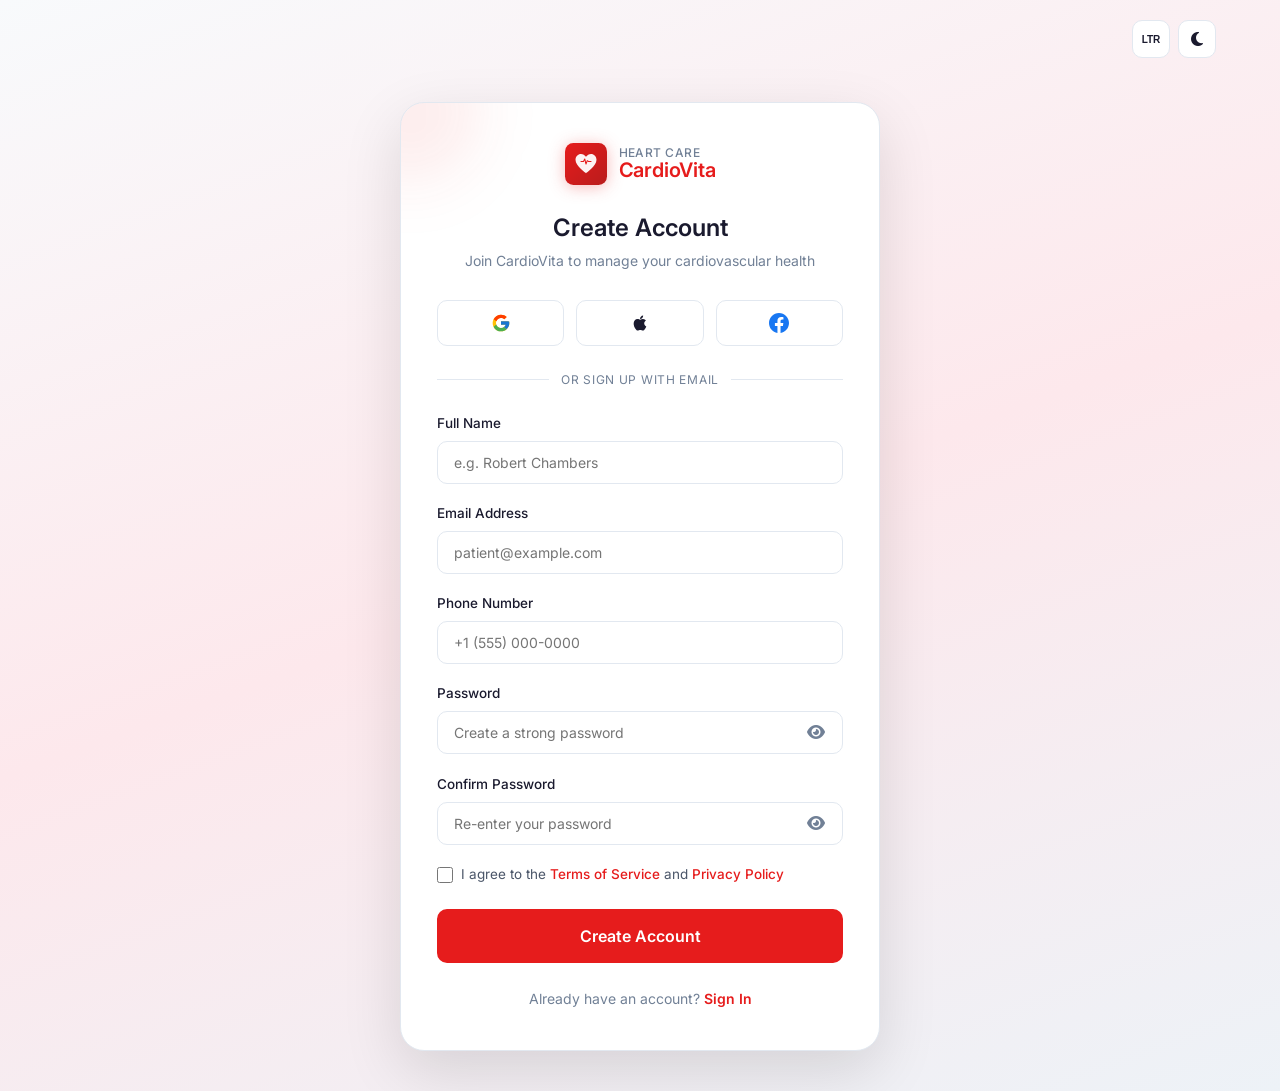
<file: signup.html>
<!DOCTYPE html>
<html lang="en" id="root-html">
<head>
    <meta charset="UTF-8">
    <meta name="viewport" content="width=device-width, initial-scale=1.0">
    <meta name="description" content="Create your CardioVita patient account to access cardiologist consultations, health records, and appointment bookings.">
    <title>Sign Up | CardioVita — Cardiology & Heart Care Clinic</title>
    <link rel="icon" type="image/svg+xml" href="favicon.svg">
    <link rel="preconnect" href="https://fonts.googleapis.com">
    <link rel="preconnect" href="https://fonts.gstatic.com" crossorigin>
    <link href="https://fonts.googleapis.com/css2?family=Inter:wght@400;500;600;700&display=swap" rel="stylesheet">
    <link rel="stylesheet" href="https://cdnjs.cloudflare.com/ajax/libs/font-awesome/6.5.1/css/all.min.css">
    <link rel="stylesheet" href="style.css?v=2">
    <script>(function(){try{if(localStorage.getItem('cv-dark')==='1'){document.documentElement.classList.add('dark')}if(localStorage.getItem('cv-rtl')==='1'){document.documentElement.setAttribute('dir','rtl')}}catch(e){}})();</script>
</head>
<body class="auth-page">

<!-- Top Bar -->
<div class="auth-topbar">
    <div style="display:flex;gap:0.5rem;">
        <button onclick="toggleDir()" class="auth-toggle-btn" title="Toggle Direction" aria-label="Toggle layout direction">
            <span class="dir-label" style="font-size:0.625rem;font-weight:600;">LTR</span>
        </button>
        <button onclick="toggleTheme()" class="auth-toggle-btn" title="Toggle Theme" aria-label="Toggle dark mode">
            <span class="theme-icon-wrap"><i class="fa-solid fa-moon"></i></span>
        </button>
    </div>
</div>

<!-- Card -->
<main class="auth-main">
    <div class="auth-card" style="max-width:480px;">
        <!-- Decorative orb -->
        <div style="position:absolute;top:-60px;left:-60px;width:140px;height:140px;background:rgba(230, 28, 28,0.08);border-radius:50%;filter:blur(30px);pointer-events:none;"></div>

        <!-- Logo -->
        <a href="index.html" class="auth-logo" aria-label="CardioVita Home">
            <svg width="42" height="42" viewBox="0 0 100 100" fill="none" xmlns="http://www.w3.org/2000/svg">
                <defs><linearGradient id="logoBg" x1="0%" y1="0%" x2="100%" y2="100%"><stop offset="0%" stop-color="#E61C1C"/><stop offset="100%" stop-color="#B91C1C"/></linearGradient></defs>
                <rect width="100" height="100" rx="20" fill="url(#logoBg)"/>
                <path d="M50 72 C50 72 25 55 25 40 C25 32 31 26 38 26 C43 26 47 29 50 33 C53 29 57 26 62 26 C69 26 75 32 75 40 C75 55 50 72 50 72Z" fill="white" opacity="0.95"/>
                <path d="M38 44 L44 44 L47 38 L50 50 L53 42 L56 44 L62 44" stroke="#E61C1C" stroke-width="2.5" stroke-linecap="round" stroke-linejoin="round" fill="none"/>
            </svg>
            <div class="auth-logo-text">
                <span class="brand-top">Heart Care</span>
                <span class="brand-bottom">CardioVita</span>
            </div>
        </a>

        <!-- Header -->
        <div class="auth-header">
            <h1 class="auth-title">Create Account</h1>
            <p class="auth-subtitle">Join CardioVita to manage your cardiovascular health</p>
        </div>

        <!-- Social Signup -->
        <div class="social-login-grid">
            <button type="button" class="social-btn" title="Sign up with Google" aria-label="Sign up with Google">
                <svg width="20" height="20" viewBox="0 0 48 48"><path fill="#FFC107" d="M43.6 20.1H42V20H24v8h11.3C33.9 33.5 29.3 36 24 36c-6.6 0-12-5.4-12-12s5.4-12 12-12c3.1 0 5.8 1.2 8 3l5.7-5.7C34 6 29.3 4 24 4 12.9 4 4 12.9 4 24s8.9 20 20 20 20-8.9 20-20c0-1.3-.2-2.7-.4-3.9z"/><path fill="#FF3D00" d="M6.3 14.7l6.6 4.8C14.5 15.5 18.8 12 24 12c3.1 0 5.8 1.2 8 3l5.7-5.7C34 6 29.3 4 24 4 16.3 4 9.7 8.3 6.3 14.7z"/><path fill="#4CAF50" d="M24 44c5.2 0 9.9-2 13.4-5.2l-6.2-5.2C29.2 35.1 26.7 36 24 36c-5.3 0-9.8-3.5-11.3-8.3l-6.5 5C9.5 39.6 16.2 44 24 44z"/><path fill="#1976D2" d="M43.6 20.1H42V20H24v8h11.3c-.8 2.2-2.2 4.2-4.1 5.6l6.2 5.2C37 39.2 44 34 44 24c0-1.3-.2-2.7-.4-3.9z"/></svg>
            </button>
            <button type="button" class="social-btn" title="Sign up with Apple" aria-label="Sign up with Apple">
                <svg width="20" height="20" viewBox="0 0 24 24" fill="currentColor"><path d="M17.05 20.28c-.98.95-2.05.88-3.08.4-1.09-.5-2.08-.48-3.24 0-1.44.62-2.2.44-3.06-.4C2.79 15.25 3.51 7.59 9.05 7.31c1.35.07 2.29.74 3.08.8 1.18-.24 2.31-.93 3.57-.84 1.51.12 2.65.72 3.4 1.8-3.12 1.87-2.38 5.98.48 7.13-.57 1.5-1.31 2.99-2.54 4.09zM12.03 7.25c-.15-2.23 1.66-4.07 3.74-4.25.32 2.32-1.96 4.41-3.74 4.25z"/></svg>
            </button>
            <button type="button" class="social-btn" title="Sign up with Facebook" aria-label="Sign up with Facebook">
                <svg width="20" height="20" viewBox="0 0 24 24" fill="#1877F2"><path d="M24 12.07C24 5.41 18.63 0 12 0S0 5.41 0 12.07c0 6.02 4.39 11.02 10.13 11.93v-8.44H7.08v-3.49h3.04V9.41c0-3.02 1.79-4.69 4.53-4.69 1.31 0 2.69.24 2.69.24v2.97h-1.51c-1.49 0-1.96.93-1.96 1.89v2.26h3.33l-.53 3.49h-2.8v8.44C19.61 23.09 24 18.09 24 12.07z"/></svg>
            </button>
        </div>

        <!-- Divider -->
        <div class="divider">or sign up with email</div>

        <!-- Form -->
        <form onsubmit="event.preventDefault(); alert('Account created successfully! Redirecting to sign in...'); window.location.href='login.html';" id="signup-form">
            <div class="form-group">
                <label class="form-label" for="signup-name">Full Name</label>
                <input type="text" id="signup-name" class="form-input" placeholder="e.g. Robert Chambers" required>
            </div>
            <div class="form-group">
                <label class="form-label" for="signup-email">Email Address</label>
                <input type="email" id="signup-email" class="form-input" placeholder="patient@example.com" required>
            </div>
            <div class="form-group">
                <label class="form-label" for="signup-phone">Phone Number</label>
                <input type="tel" id="signup-phone" class="form-input" placeholder="+1 (555) 000-0000" required>
            </div>
            <div class="form-group">
                <label class="form-label" for="signup-password">Password</label>
                <div class="password-wrapper">
                    <input type="password" id="signup-password" class="form-input" placeholder="Create a strong password" required minlength="8">
                    <button type="button" class="password-toggle" onclick="togglePasswordVisibility('signup-password', this)" aria-label="Toggle password visibility">
                        <span class="pw-icon"><i class="fa-solid fa-eye"></i></span>
                    </button>
                </div>
            </div>
            <div class="form-group">
                <label class="form-label" for="signup-confirm">Confirm Password</label>
                <div class="password-wrapper">
                    <input type="password" id="signup-confirm" class="form-input" placeholder="Re-enter your password" required minlength="8">
                    <button type="button" class="password-toggle" onclick="togglePasswordVisibility('signup-confirm', this)" aria-label="Toggle password visibility">
                        <span class="pw-icon"><i class="fa-solid fa-eye"></i></span>
                    </button>
                </div>
            </div>
            <div class="checkbox-wrapper" style="margin-bottom:1.5rem;">
                <input type="checkbox" id="terms" required>
                <label for="terms">I agree to the <a href="coming-soon.html" class="link-primary">Terms of Service</a> and <a href="coming-soon.html" class="link-primary">Privacy Policy</a></label>
            </div>
            <button type="submit" class="btn btn-primary w-full btn-lg">Create Account</button>
        </form>

        <!-- Footer link -->
        <p class="auth-footer-text">
            Already have an account? <a href="login.html">Sign In</a>
        </p>
    </div>
</main>

<script src="components.js"></script>
<script>
    document.addEventListener('DOMContentLoaded', function() {
        initAuthPage();
    });
</script>
</body>
</html>
</file>
<file: style.css>
/* ======================================================
   CARDIOVITA — Cardiology & Heart Care Clinic
   Master Stylesheet
   Primary: #E61C1C (Cardiac Crimson)   Secondary: #1E3A5F (Midnight Navy)
   ====================================================== */

/* ---- CSS Custom Properties ---- */
:root {
    --primary: #E61C1C;
    --primary-light: #FF4D4D;
    --primary-dark: #B91C1C;
    --primary-rgb: 230, 28, 28;
    --secondary: #1E3A5F;
    --secondary-light: #2A5080;
    --secondary-dark: #132840;
    --secondary-rgb: 30, 58, 95;

    --bg: #ffffff;
    --bg-alt: #F8F9FB;
    --bg-card: #ffffff;
    --bg-glass: rgba(255,255,255,0.75);

    --text: #1a1a2e;
    --text-light: #4a5568;
    --text-muted: #718096;
    --text-inverse: #ffffff;

    --border: #e2e8f0;
    --border-light: #edf2f7;

    --shadow-sm: 0 1px 3px rgba(0,0,0,0.06);
    --shadow-md: 0 4px 16px rgba(0,0,0,0.08);
    --shadow-lg: 0 12px 40px rgba(0,0,0,0.1);
    --shadow-xl: 0 20px 60px rgba(0,0,0,0.12);

    --radius-sm: 6px;
    --radius-md: 10px;
    --radius-lg: 16px;
    --radius-xl: 24px;
    --radius-full: 9999px;

    --font: 'Inter', -apple-system, BlinkMacSystemFont, 'Segoe UI', sans-serif;
    --transition-fast: 0.2s ease;
    --transition-normal: 0.3s cubic-bezier(0.4, 0, 0.2, 1);

    --success: #22c55e;
    --warning: #f59e0b;
    --danger: #ef4444;
    --info: #3b82f6;

    --container: 1200px;
    --navbar-h: 4rem;
}

/* ---- Dark Mode ---- */
html.dark {
    --bg: #0F1117;
    --bg-alt: #1A1D27;
    --bg-card: #1E2130;
    --bg-glass: rgba(15,17,23,0.85);

    --text: #E8ECF4;
    --text-light: #A0AEC0;
    --text-muted: #718096;

    --border: rgba(255,255,255,0.1);
    --border-light: rgba(255,255,255,0.06);

    --shadow-sm: 0 1px 3px rgba(0,0,0,0.3);
    --shadow-md: 0 4px 16px rgba(0,0,0,0.4);
    --shadow-lg: 0 12px 40px rgba(0,0,0,0.5);
    --shadow-xl: 0 20px 60px rgba(0,0,0,0.6);
}

/* ---- Reset & Base ---- */
*, *::before, *::after {
    box-sizing: border-box;
    margin: 0;
    padding: 0;
}

html {
    scroll-behavior: smooth;
    -webkit-text-size-adjust: 100%;
    overflow-x: hidden;
    max-width: 100%;
    width: 100%;
}

body {
    font-family: var(--font);
    font-weight: 400;
    color: var(--text);
    background: var(--bg);
    line-height: 1.6;
    min-height: 100vh;
    overflow-x: hidden;
    max-width: 100%;
    width: 100%;
    transition: background var(--transition-normal), color var(--transition-normal);
}

img {
    max-width: 100%;
    height: auto;
    display: block;
}

a {
    color: inherit;
    text-decoration: none;
    transition: color var(--transition-fast);
}

ul, ol { list-style: none; }

/* ==========================================================================
   GLOBAL TYPOGRAPHY STANDARDS
   - Headings: Font weight 600
   - Paragraphs: Font weight 400-550
   ========================================================================== */
h1, h2, h3, h4, h5, h6,
.section-title,
.hero-slide-title,
.page-hero-content h1,
.auth-title,
.coming-title,
.error-title,
.error-subtitle,
.footer-col-title,
.footer-newsletter-title,
.dash-header-title,
.dash-section-title,
.dash-card-title {
    font-weight: 600 !important;
    line-height: 1.25;
    color: var(--text);
}

h1 { font-size: 2.75rem; }
h2 { font-size: 2rem; }
h3 { font-size: 1.5rem; }
h4 { font-size: 1.25rem; }
h5 { font-size: 1.125rem; }
h6 { font-size: 1rem; }

p,
.section-desc,
.hero-slide-subtitle,
.page-hero-content p,
.auth-subtitle,
.coming-desc,
.error-desc,
.footer-brand p,
.footer-newsletter-desc,
.faq-answer p {
    font-weight: 400;
    color: var(--text-light);
    line-height: 1.65;
}

strong, b { font-weight: 600; }

/* ---- Container & Alignment System (Consistent Left/Right Spacing) ---- */
.container,
.nav-inner,
.auth-topbar,
.fullscreen-topbar {
    width: 100%;
    max-width: var(--container);
    margin-left: auto;
    margin-right: auto;
    padding-left: 1.5rem;
    padding-right: 1.5rem;
    box-sizing: border-box;
}

/* ---- Section System ---- */
.section {
    padding: 4rem 0;
    position: relative;
}

.bg-alt {
    background: var(--bg-alt);
}

.section-header {
    margin-bottom: 2.5rem;
}

.section-tag {
    display: inline-flex;
    align-items: center;
    gap: 0.4rem;
    font-size: 0.75rem;
    font-weight: 600;
    text-transform: uppercase;
    letter-spacing: 0.08em;
    color: var(--primary);
    padding: 0.3rem 0.8rem;
    border-radius: var(--radius-full);
    background: rgba(230, 28, 28, 0.08);
    border: 1px solid rgba(230, 28, 28, 0.15);
    margin-bottom: 0.85rem;
}

/* ---- Statistics Counter Banner ---- */
.stats-section {
    position: relative;
    background-size: cover;
    background-position: center;
    padding: 4rem 0;
}

.stats-overlay {
    position: absolute;
    inset: 0;
    background: linear-gradient(135deg, rgba(230, 28, 28, 0.94) 0%, rgba(185, 28, 28, 0.92) 45%, rgba(74, 7, 16, 0.96) 100%);
}

html.dark .stats-overlay,
:root.dark .stats-overlay {
    background: linear-gradient(135deg, rgba(185, 28, 28, 0.90) 0%, rgba(92, 13, 23, 0.94) 45%, rgba(15, 17, 23, 0.98) 100%);
}

html.dark .section-tag {
    background: rgba(230, 28, 28, 0.15);
    border-color: rgba(230, 28, 28, 0.25);
}

.section-title {
    font-size: 2rem;
    font-weight: 600 !important;
    color: var(--text);
    margin-bottom: 0.85rem;
    line-height: 1.25;
}

.section-desc {
    font-size: 1rem;
    font-weight: 450;
    color: var(--text-light);
    line-height: 1.65;
    max-width: 720px;
}

.text-center { text-align: center; }
.text-left { text-align: left; }
.text-center .section-desc { margin: 0 auto; }
.text-left .section-desc { margin: 0; }

/* ---- Badge ---- */
.badge {
    display: inline-flex;
    align-items: center;
    gap: 0.4rem;
    font-size: 0.8125rem;
    font-weight: 600;
    padding: 0.35rem 1rem;
    border-radius: var(--radius-full);
}

.badge-primary {
    background: rgba(230, 28, 28, 0.1);
    color: var(--primary);
    border: 1px solid rgba(230, 28, 28, 0.2);
}

.badge-secondary {
    background: rgba(30, 58, 95, 0.1);
    color: var(--secondary);
    border: 1px solid rgba(30, 58, 95, 0.2);
}

html.dark .badge-primary {
    background: rgba(230, 28, 28, 0.2);
    border-color: rgba(230, 28, 28, 0.35);
    color: #F87171;
}

html.dark .badge-secondary {
    background: rgba(30, 58, 95, 0.25);
    border-color: rgba(30, 58, 95, 0.4);
    color: #93C5FD;
}

/* ---- Buttons ---- */
.btn {
    display: inline-flex;
    align-items: center;
    justify-content: center;
    gap: 0.5rem;
    padding: 0.65rem 1.5rem;
    font-family: var(--font);
    font-size: 0.9375rem;
    font-weight: 600;
    border-radius: var(--radius-md);
    border: 2px solid transparent;
    cursor: pointer;
    transition: all var(--transition-normal);
    white-space: nowrap;
    text-decoration: none;
    line-height: 1.4;
}

.btn-primary {
    background: var(--primary);
    color: #FFFFFF;
    border-color: var(--primary);
}


.btn-danger {
    background: #DC2626;
    color: #FFFFFF;
    border-color: #DC2626;
}

.btn-danger:hover {
    background: #B91C1C;
    border-color: #B91C1C;
    transform: translateY(-2px);
    box-shadow: 0 4px 16px rgba(220, 38, 38, 0.35);
}

.btn-primary:hover {
    background: var(--primary-dark);
    border-color: var(--primary-dark);
    transform: translateY(-2px);
    box-shadow: 0 4px 16px rgba(230, 28, 28, 0.3);
}

.btn-secondary {
    background: var(--secondary);
    color: #FFFFFF;
    border-color: var(--secondary);
}

.btn-secondary:hover {
    background: var(--secondary-dark);
    border-color: var(--secondary-dark);
    transform: translateY(-2px);
    box-shadow: 0 4px 16px rgba(30, 58, 95, 0.3);
}

html.dark .btn-secondary {
    background: #23344d;
    border-color: #3b5070;
    color: #FFFFFF;
}

html.dark .btn-secondary:hover {
    background: #2e4463;
    border-color: #4b668f;
    color: #FFFFFF;
    box-shadow: 0 4px 16px rgba(0, 0, 0, 0.4);
}

.btn-outline {
    background: transparent;
    color: var(--primary);
    border-color: var(--primary);
}

.btn-outline:hover {
    background: var(--primary);
    color: #FFFFFF;
    transform: translateY(-2px);
}

.btn-outline-secondary {
    background: transparent;
    color: var(--secondary);
    border-color: var(--secondary);
}

.btn-outline-secondary:hover {
    background: var(--secondary);
    color: #FFFFFF;
    transform: translateY(-2px);
}

html.dark .btn-outline {
    color: #FFFFFF;
    border-color: var(--primary);
    background: rgba(230, 28, 28, 0.08);
}

html.dark .btn-outline:hover {
    background: var(--primary);
    border-color: var(--primary);
    color: #FFFFFF !important;
    transform: translateY(-2px);
    box-shadow: 0 4px 16px rgba(230, 28, 28, 0.4);
}

html.dark .btn-outline-secondary {
    color: #FFFFFF;
    border-color: rgba(255, 255, 255, 0.35);
}

html.dark .btn-outline-secondary:hover {
    background: rgba(255, 255, 255, 0.15);
    border-color: rgba(255, 255, 255, 0.6);
    color: #FFFFFF;
}

.btn-white {
    background: #FFFFFF;
    color: var(--primary);
    border-color: rgba(255,255,255,0.3);
}

.btn-white:hover {
    background: rgba(255,255,255,0.9);
    transform: translateY(-2px);
}

.btn-outline-white {
    background: rgba(255, 255, 255, 0.12);
    color: #FFFFFF !important;
    border: 2px solid #FFFFFF !important;
    font-weight: 600;
    transition: all var(--transition-normal);
}

.btn-outline-white:hover {
    background: #FFFFFF !important;
    border-color: #FFFFFF !important;
    color: var(--primary) !important;
    transform: translateY(-2px);
    box-shadow: 0 8px 24px rgba(0, 0, 0, 0.28);
}

.btn-lg {
    padding: 0.85rem 2rem;
    font-size: 1rem;
}

.btn-sm {
    padding: 0.45rem 1.15rem;
    font-size: 0.875rem;
}

.w-full { width: 100%; }
.mb-3 { margin-bottom: 0.75rem; }
.mt-2 { margin-top: 0.5rem; }
.mt-3 { margin-top: 0.75rem; }
.ml-2 { margin-left: 0.5rem; }
.mr-2 { margin-right: 0.5rem; }
.mt-10 { margin-top: 2.5rem; }

/* ---- Navbar ---- */
.navbar {
    position: fixed;
    top: 0;
    left: 0;
    right: 0;
    width: 100%;
    z-index: 1000;
    background: rgba(255, 255, 255, 0.94);
    backdrop-filter: blur(20px);
    -webkit-backdrop-filter: blur(20px);
    border-bottom: 1px solid var(--border-light);
    transition: background-color 0.3s ease, box-shadow 0.3s ease, border-color 0.3s ease;
}

html.dark .navbar {
    background: rgba(15, 17, 23, 0.94);
    border-bottom-color: var(--border);
}

.navbar.scrolled {
    box-shadow: 0 4px 20px rgba(0, 0, 0, 0.08);
}

html.dark .navbar.scrolled {
    box-shadow: 0 4px 24px rgba(0, 0, 0, 0.45);
}

.navbar-spacer {
    height: 4rem;
    width: 100%;
}

.nav-inner {
    display: flex;
    align-items: center;
    justify-content: space-between;
    gap: 1.5rem;
    height: 4rem;
}

@media (max-width: 1240px) {
    .nav-inner {
        gap: 1rem;
    }
    .nav-links {
        gap: 1.15rem !important;
    }
}

.nav-logo {
    display: flex;
    align-items: center;
    gap: 0.6rem;
    text-decoration: none;
    flex-shrink: 0;
}

.nav-logo-text {
    display: flex;
    flex-direction: column;
    line-height: 1.15;
}

.brand-top {
    font-size: 0.6875rem;
    font-weight: 500;
    color: var(--text-muted);
    text-transform: uppercase;
    letter-spacing: 0.04em;
}

.brand-bottom {
    font-size: 1.125rem;
    font-weight: 600;
    color: var(--primary);
}

.nav-links {
    display: flex;
    align-items: center;
    gap: 1.75rem;
}

.nav-link {
    font-weight: 500;
    font-size: 15px;
    color: var(--text-light);
    position: relative;
    padding: 0.25rem 0;
    transition: var(--transition-fast);
    white-space: nowrap;
    text-decoration: none;
}

.nav-link:hover,
.nav-link.active {
    color: var(--primary);
}

.nav-link::after {
    content: '';
    position: absolute;
    bottom: -2px;
    left: 0;
    width: 0;
    height: 2px;
    background: var(--primary);
    border-radius: 1px;
    transition: var(--transition-fast);
}

[dir="rtl"] .nav-link::after {
    left: auto;
    right: 0;
}

.nav-link:hover::after,
.nav-link.active::after {
    width: 100%;
}

.nav-actions {
    display: flex;
    align-items: center;
    gap: 0.5rem;
    flex-shrink: 0;
}

/* Ensure all navbar action buttons share the exact same height */
.nav-actions .nav-icon-btn,
.nav-actions .btn,
.nav-actions .nav-cta-btn,
.nav-actions .btn-nav-dashboard {
    height: 38px !important;
    min-height: 38px !important;
    max-height: 38px !important;
    box-sizing: border-box !important;
}

/* Icon Buttons (Theme & RTL Toggles) */
.nav-icon-btn {
    width: 2.25rem;
    height: 2.25rem;
    border-radius: var(--radius-md);
    background-color: var(--bg-card);
    border: 1px solid var(--border);
    color: var(--text);
    display: inline-flex;
    align-items: center;
    justify-content: center;
    cursor: pointer;
    transition: all var(--transition-fast);
    flex-shrink: 0;
}

.nav-icon-btn:hover {
    background-color: var(--bg-alt);
    border-color: var(--primary);
    color: var(--primary);
    transform: translateY(-1px);
}

.nav-icon-btn svg {
    width: 1rem;
    height: 1rem;
    stroke: currentColor;
    stroke-width: 2;
    fill: none;
}

.nav-icon-btn i,
.auth-toggle-btn i {
    font-size: 1rem;
    line-height: 1;
}

.theme-icon-wrap {
    display: inline-flex;
    align-items: center;
    justify-content: center;
}

.mobile-menu-icon i {
    font-size: 1.15rem;
    line-height: 1;
}

.dir-indicator,
.dir-label {
    font-size: 0.625rem;
    font-weight: 600;
}

/* Same dimensions for all icon buttons */
.nav-icon-btn,
.auth-toggle-btn,
.auth-dark-toggle,
#rtlToggleNav, #darkToggleNav,
#rtlToggleMob, #darkToggleMob,
#rtlToggleAuth, #darkToggleAuth,
#rtlToggle, #darkToggle {
    width: 38px !important;
    height: 38px !important;
    min-width: 38px !important;
    min-height: 38px !important;
    max-width: 38px !important;
    max-height: 38px !important;
}

.nav-cta-btn {
    flex-shrink: 0;
    height: 38px !important;
    min-height: 38px !important;
    max-height: 38px !important;
    padding-top: 0 !important;
    padding-bottom: 0 !important;
    display: inline-flex !important;
    align-items: center !important;
    justify-content: center !important;
    box-sizing: border-box !important;
}

/* Dashboard nav link in header */
.btn-nav-dashboard {
    height: 38px !important;
    min-height: 38px !important;
    max-height: 38px !important;
    padding: 0 1rem !important;
    font-size: 0.875rem;
    font-weight: 600;
    color: var(--secondary);
    border: 1.5px solid var(--secondary);
    background: transparent;
    border-radius: var(--radius-md);
    transition: all var(--transition-fast);
    white-space: nowrap;
    text-decoration: none;
    display: inline-flex !important;
    align-items: center !important;
    justify-content: center !important;
    box-sizing: border-box !important;
    flex-shrink: 0;
}

.btn-nav-dashboard:hover,
.btn-nav-dashboard.active {
    background-color: var(--secondary);
    color: #FFFFFF !important;
    box-shadow: 0 2px 8px rgba(30, 58, 95, 0.25);
    transform: translateY(-1px);
}

html.dark .btn-nav-dashboard {
    color: #FFFFFF;
    border-color: rgba(255, 255, 255, 0.35);
    background: rgba(255, 255, 255, 0.05);
}

html.dark .btn-nav-dashboard:hover,
html.dark .btn-nav-dashboard.active {
    background-color: rgba(255, 255, 255, 0.15);
    border-color: rgba(255, 255, 255, 0.6);
    color: #FFFFFF !important;
    box-shadow: 0 2px 8px rgba(0, 0, 0, 0.4);
}

/* Mobile Nav */
.mobile-menu-btn {
    display: none;
    width: 2.25rem;
    height: 2.25rem;
    align-items: center;
    justify-content: center;
    border-radius: var(--radius-md);
    background: var(--bg-card);
    border: 1px solid var(--border);
    color: var(--text);
    cursor: pointer;
    transition: var(--transition-fast);
    padding: 0;
    flex-shrink: 0;
}

.mobile-menu-btn:hover {
    border-color: var(--primary);
    color: var(--primary);
}

html.dark .mobile-menu-btn {
    background: var(--bg-card);
    border-color: var(--border);
    color: var(--text);
}

.mobile-menu-icon {
    display: flex;
    align-items: center;
    justify-content: center;
    line-height: 1;
}

.mobile-menu-icon svg {
    width: 18px;
    height: 18px;
    stroke: currentColor;
    stroke-width: 2;
    fill: none;
}

.mobile-backdrop {
    display: none;
    position: fixed;
    inset: 0;
    background: rgba(0, 0, 0, 0.6);
    backdrop-filter: blur(6px);
    -webkit-backdrop-filter: blur(6px);
    z-index: 990;
    top: 4rem;
}

.mobile-backdrop.open {
    display: block;
}

.mobile-menu {
    display: none;
    position: absolute;
    top: 100%;
    left: 0;
    right: 0;
    background: var(--bg-card);
    border-bottom: 1px solid var(--border);
    box-shadow: var(--shadow-xl);
    z-index: 995;
    padding: 1.25rem;
    max-height: calc(100vh - 4rem);
    overflow-y: auto;
}

.mobile-menu.open {
    display: block;
    animation: fadeInDown 0.25s cubic-bezier(0.16, 1, 0.3, 1);
}

.mobile-menu .mob-link {
    display: block;
    padding: 0.75rem 1rem;
    border-radius: var(--radius-md);
    font-weight: 500;
    font-size: 0.875rem;
    color: var(--text);
    transition: var(--transition-fast);
    text-decoration: none;
}

.mobile-menu .mob-link:hover,
.mobile-menu .mob-link.active {
    background: rgba(230, 28, 28, 0.08);
    color: var(--primary);
}

html.dark .mobile-menu .mob-link:hover,
html.dark .mobile-menu .mob-link.active {
    background: rgba(230, 28, 28, 0.2);
    color: var(--primary-light);
}

.mobile-menu .mob-actions {
    margin-top: 0.75rem;
    padding-top: 0.75rem;
    border-top: 1px solid var(--border-light);
    display: flex;
    flex-direction: column;
    gap: 0.5rem;
}

.mobile-menu .mob-actions .btn {
    width: 100%;
    justify-content: center;
    text-align: center;
}

.mobile-menu .mob-toggles {
    display: flex;
    align-items: center;
    justify-content: center;
    gap: 0.5rem;
    margin-top: 0.75rem;
}

/* ---- Footer ---- */
.footer {
    background: var(--secondary-dark);
    color: #FFFFFF;
    padding: 4.5rem 0 2.25rem;
    border-top: 1px solid rgba(255, 255, 255, 0.06);
    position: relative;
    overflow: hidden;
}

html.dark .footer {
    background: #0A0D12;
    border-top-color: var(--border);
}

.footer-grid {
    display: grid;
    grid-template-columns: 1.35fr 1fr 1fr 1.35fr;
    gap: 3rem 2.5rem;
    margin-bottom: 3rem;
    align-items: start;
}

.footer-logo {
    display: inline-flex;
    align-items: center;
    gap: 0.6rem;
    text-decoration: none;
    margin-bottom: 1.25rem;
}

.footer-logo .brand-top {
    color: #94A3B8;
    font-size: 0.6875rem;
    font-weight: 500;
    text-transform: uppercase;
    letter-spacing: 0.04em;
}

.footer-logo .brand-bottom {
    color: var(--primary);
    font-size: 1.125rem;
    font-weight: 600;
}

.footer-brand p {
    color: rgba(255, 255, 255, 0.65);
    font-size: 0.875rem;
    line-height: 1.7;
    margin: 0 0 1.5rem 0;
    max-width: 380px;
}

.footer-socials {
    display: flex;
    align-items: center;
    gap: 0.75rem;
}

.footer-social-link {
    width: 2.375rem;
    height: 2.375rem;
    display: inline-flex;
    align-items: center;
    justify-content: center;
    border-radius: 50%;
    background: rgba(255, 255, 255, 0.04);
    border: 1px solid rgba(255, 255, 255, 0.09);
    color: rgba(255, 255, 255, 0.65);
    transition: var(--transition-fast);
    text-decoration: none;
}

.footer-social-link:hover {
    border-color: var(--primary);
    color: #FFFFFF;
    background: rgba(230, 28, 28, 0.15);
    transform: translateY(-2px);
    box-shadow: 0 4px 14px rgba(230, 28, 28, 0.25);
}

.footer-social-link svg {
    width: 1.05rem;
    height: 1.05rem;
    stroke: currentColor;
    stroke-width: 2;
    fill: none;
}

.footer-social-link i {
    font-size: 0.95rem;
}

.footer-col-title {
    font-family: var(--font);
    font-weight: 600;
    font-size: 0.8125rem;
    text-transform: uppercase;
    letter-spacing: 0.08em;
    color: #FFFFFF;
    margin-bottom: 1.35rem;
}

.footer-links {
    list-style: none;
    padding: 0;
    margin: 0;
    display: flex;
    flex-direction: column;
    gap: 0.75rem;
}

.footer-links li {
    margin-bottom: 0;
}

.footer-links a {
    color: rgba(255, 255, 255, 0.55);
    font-size: 0.875rem;
    text-decoration: none;
    transition: var(--transition-fast);
    display: inline-block;
}

.footer-links a:hover {
    color: #FFFFFF;
    transform: translateX(4px);
}

/* Footer Newsletter */
.footer-newsletter-card {
    background: rgba(255, 255, 255, 0.05);
    border: 1px solid rgba(255, 255, 255, 0.08);
    border-radius: 16px;
    padding: 1.5rem;
    box-shadow: 0 8px 24px rgba(0, 0, 0, 0.25);
}

html.dark .footer-newsletter-card {
    background: #111722;
}

.footer-newsletter-title {
    font-family: var(--font);
    color: #FFFFFF;
    font-size: 0.95rem;
    font-weight: 600;
    margin-bottom: 0.35rem;
}

.footer-newsletter-desc {
    color: rgba(255, 255, 255, 0.55);
    font-size: 0.8125rem;
    line-height: 1.55;
    margin-bottom: 1.15rem;
}

.footer-newsletter-form {
    display: flex;
    flex-direction: column;
    gap: 0.75rem;
}

.footer-newsletter-input {
    width: 100%;
    padding: 0.75rem 1rem;
    background: rgba(255, 255, 255, 0.08);
    border: 1px solid rgba(255, 255, 255, 0.12);
    border-radius: 10px;
    color: #FFFFFF;
    font-family: var(--font);
    font-size: 0.85rem;
    outline: none;
    transition: var(--transition-fast);
}

html.dark .footer-newsletter-input {
    background: #18202C;
    border-color: rgba(255, 255, 255, 0.1);
}

.footer-newsletter-input:focus {
    border-color: var(--primary);
    background: rgba(255, 255, 255, 0.12);
    box-shadow: 0 0 0 3px rgba(230, 28, 28, 0.25);
}

html.dark .footer-newsletter-input:focus {
    background: #1D2736;
}

.footer-newsletter-input::placeholder {
    color: rgba(255, 255, 255, 0.35);
}

.footer-newsletter-btn {
    width: 100%;
    padding: 0.75rem 1rem;
    background: var(--primary);
    color: #FFFFFF;
    border: none;
    border-radius: 10px;
    font-family: var(--font);
    font-weight: 600;
    font-size: 0.875rem;
    cursor: pointer;
    transition: var(--transition-fast);
    display: flex;
    align-items: center;
    justify-content: center;
}

.footer-newsletter-btn:hover {
    background: var(--primary-light);
    transform: translateY(-1px);
    box-shadow: 0 4px 14px rgba(230, 28, 28, 0.35);
}

/* Footer Bottom Bar */
.footer-bottom {
    border-top: 1px solid rgba(255, 255, 255, 0.07);
    padding-top: 1.75rem;
    display: flex;
    align-items: center;
    justify-content: space-between;
    flex-wrap: wrap;
    gap: 1rem;
}

.footer-copyright {
    color: rgba(255, 255, 255, 0.4);
    font-size: 0.8125rem;
    margin: 0;
}

.footer-bottom-links {
    display: flex;
    align-items: center;
    gap: 1.5rem;
    flex-wrap: wrap;
}

.footer-bottom-links a {
    color: rgba(255, 255, 255, 0.4);
    font-size: 0.8125rem;
    text-decoration: none;
    transition: var(--transition-fast);
}

.footer-bottom-links a:hover {
    color: #FFFFFF;
}

/* Tablet view (matches 768px reference layout: 2 columns x 2 rows, left-aligned) */
@media (max-width: 991px) and (min-width: 576px) {
    .footer-grid {
        grid-template-columns: repeat(2, 1fr) !important;
        gap: 3rem 2.5rem;
        text-align: left;
    }
    .footer-socials {
        justify-content: flex-start;
    }
}

/* Mobile view (< 576px) */
@media (max-width: 575px) {
    .footer {
        padding: 3.5rem 0 2rem !important;
    }
    .footer-grid {
        grid-template-columns: 1fr !important;
        gap: 2.25rem;
        text-align: left;
        margin-bottom: 2.5rem;
    }
    .footer-bottom {
        flex-direction: column !important;
        align-items: flex-start !important;
        gap: 1rem;
    }
}

/* RTL Adjustments for Footer */
[dir="rtl"] .footer-links a:hover {
    transform: translateX(-4px);
}
[dir="rtl"] .footer-grid {
    text-align: right;
}
[dir="rtl"] .footer-socials {
    justify-content: flex-start;
}

/* ---- Enhanced Scroll Animations & Utility Classes ---- */
.fade-up {
    opacity: 0;
    transform: translateY(32px);
    transition: opacity 0.7s cubic-bezier(0.16, 1, 0.3, 1), transform 0.7s cubic-bezier(0.16, 1, 0.3, 1);
    will-change: opacity, transform;
}

.fade-up.visible {
    opacity: 1;
    transform: translateY(0);
}

.fade-down {
    opacity: 0;
    transform: translateY(-32px);
    transition: opacity 0.7s cubic-bezier(0.16, 1, 0.3, 1), transform 0.7s cubic-bezier(0.16, 1, 0.3, 1);
    will-change: opacity, transform;
}

.fade-down.visible {
    opacity: 1;
    transform: translateY(0);
}

.fade-in {
    opacity: 0;
    transition: opacity 0.7s cubic-bezier(0.16, 1, 0.3, 1);
    will-change: opacity;
}

.fade-in.visible {
    opacity: 1;
}

.fade-slide-left {
    opacity: 0;
    transform: translateX(-40px);
    transition: opacity 0.7s cubic-bezier(0.16, 1, 0.3, 1), transform 0.7s cubic-bezier(0.16, 1, 0.3, 1);
    will-change: opacity, transform;
}

.fade-slide-left.visible {
    opacity: 1;
    transform: translateX(0);
}

.fade-slide-right {
    opacity: 0;
    transform: translateX(40px);
    transition: opacity 0.7s cubic-bezier(0.16, 1, 0.3, 1), transform 0.7s cubic-bezier(0.16, 1, 0.3, 1);
    will-change: opacity, transform;
}

.fade-slide-right.visible {
    opacity: 1;
    transform: translateX(0);
}

.scale-up {
    opacity: 0;
    transform: scale(0.92);
    transition: opacity 0.7s cubic-bezier(0.16, 1, 0.3, 1), transform 0.7s cubic-bezier(0.16, 1, 0.3, 1);
    will-change: opacity, transform;
}

.scale-up.visible {
    opacity: 1;
    transform: scale(1);
}

/* Scroll Progress Bar (Removed) */
#scroll-progress-bar {
    display: none !important;
}

/* Scroll to Top Floating Button */
#back-to-top-btn {
    position: fixed;
    bottom: 2rem;
    right: 2rem;
    width: 46px;
    height: 46px;
    border-radius: 50%;
    background: var(--bg-card);
    border: 1px solid var(--border);
    color: var(--text);
    box-shadow: 0 8px 24px rgba(0, 0, 0, 0.2);
    display: flex;
    align-items: center;
    justify-content: center;
    font-size: 1rem;
    cursor: pointer;
    z-index: 9998;
    opacity: 0;
    visibility: hidden;
    transform: translateY(16px) scale(0.9);
    transition: all 0.35s cubic-bezier(0.16, 1, 0.3, 1);
}

#back-to-top-btn.visible {
    opacity: 1;
    visibility: visible;
    transform: translateY(0) scale(1);
}

#back-to-top-btn:hover {
    background: var(--primary);
    color: #FFFFFF;
    border-color: var(--primary);
    transform: translateY(-4px) scale(1.08);
    box-shadow: 0 12px 28px rgba(230, 28, 28, 0.35);
}

[dir="rtl"] #back-to-top-btn {
    right: auto;
    left: 2rem;
}

/* Hide back-to-top button on auth & dashboard pages */
body.auth-page #back-to-top-btn,
body:has(.dash-layout) #back-to-top-btn {
    display: none !important;
}

/* ---- FAQ Accordion ---- */
.faq-item {
    background: var(--bg-card);
    border: 1px solid var(--border);
    border-radius: var(--radius-md);
    margin-bottom: 0.75rem;
    overflow: hidden;
    transition: all var(--transition-normal);
}

.faq-item:hover {
    border-color: var(--primary);
}

.faq-item.active {
    border-color: var(--primary);
    box-shadow: 0 2px 12px rgba(230, 28, 28, 0.08);
}

.faq-question {
    width: 100%;
    display: flex;
    align-items: center;
    justify-content: space-between;
    gap: 1rem;
    padding: 1.1rem 1.25rem;
    background: none;
    border: none;
    cursor: pointer;
    font-family: var(--font);
    font-size: 0.9375rem;
    font-weight: 600;
    color: var(--text);
    text-align: left;
    transition: color var(--transition-fast);
}

[dir="rtl"] .faq-question {
    text-align: right;
}

.faq-question:hover {
    color: var(--primary);
}

.faq-item.active .faq-question {
    color: var(--primary);
}

.faq-question i {
    font-size: 0.75rem;
    color: var(--text-muted);
    transition: transform var(--transition-normal);
    flex-shrink: 0;
}

.faq-item.active .faq-question i {
    transform: rotate(180deg);
    color: var(--primary);
}

.faq-answer {
    max-height: 0;
    overflow: hidden;
    transition: max-height 0.35s ease, padding 0.35s ease;
    padding: 0 1.25rem;
}

.faq-item.active .faq-answer {
    max-height: 300px;
    padding: 0 1.25rem 1.1rem;
}

.faq-answer p {
    font-size: 0.875rem;
    font-weight: 400;
    color: var(--text-light);
    line-height: 1.65;
}

/* ---- Hero Slider (Modern Split Layout & Full-Bleed Imagery) ---- */
.hero-slider {
    position: relative;
    width: 100%;
    overflow: hidden;
    min-height: 580px;
    height: clamp(580px, 68vh, 620px);
    background: #0B0F19;
}

.hero-slide {
    position: absolute;
    inset: 0;
    width: 100%;
    height: 100%;
    opacity: 0;
    pointer-events: none;
    transition: opacity 0.8s cubic-bezier(0.4, 0, 0.2, 1);
    display: flex;
    align-items: flex-start;
    z-index: 1;
}

.hero-slide.active {
    opacity: 1;
    pointer-events: auto;
    z-index: 2;
}

.hero-slide-bg {
    position: absolute;
    inset: 0;
    width: 100%;
    height: 100%;
    object-fit: cover;
    object-position: center;
    transform: scale(1.03);
    transition: transform 7s ease-out;
}

.hero-slide.active .hero-slide-bg {
    transform: scale(1);
}

.hero-slide-overlay {
    position: absolute;
    inset: 0;
    background: linear-gradient(100deg, rgba(11, 15, 25, 0.95) 0%, rgba(11, 15, 25, 0.85) 45%, rgba(230, 28, 28, 0.65) 85%, rgba(11, 15, 25, 0.85) 100%);
    z-index: 1;
}

.hero-slide-container {
    position: relative;
    z-index: 2;
    width: 100%;
    padding: 2.5rem 1.75rem 5rem;
    box-sizing: border-box;
}

.hero-grid {
    display: grid;
    grid-template-columns: 1.25fr 0.85fr;
    gap: 3.5rem;
    align-items: center;
}

.hero-main-col {
    color: #FFFFFF;
}

.hero-badge-pill {
    display: inline-flex;
    align-items: center;
    gap: 0.55rem;
    padding: 0.4rem 1rem;
    background: rgba(255, 255, 255, 0.12);
    border: 1px solid rgba(255, 255, 255, 0.25);
    border-radius: 999px;
    font-size: 0.8125rem;
    font-weight: 550;
    color: #FFFFFF;
    margin-bottom: 1.25rem;
    backdrop-filter: blur(8px);
    -webkit-backdrop-filter: blur(8px);
    box-shadow: 0 2px 10px rgba(0, 0, 0, 0.15);
}

.hero-badge-pulse {
    width: 8px;
    height: 8px;
    border-radius: 50%;
    background: #E61C1C;
    box-shadow: 0 0 0 0 rgba(230, 28, 28, 0.7);
    animation: heroPulse 2s infinite;
}

@keyframes heroPulse {
    0% { transform: scale(0.95); box-shadow: 0 0 0 0 rgba(230, 28, 28, 0.7); }
    70% { transform: scale(1); box-shadow: 0 0 0 6px rgba(230, 28, 28, 0); }
    100% { transform: scale(0.95); box-shadow: 0 0 0 0 rgba(230, 28, 28, 0); }
}

.hero-slide-title {
    font-size: clamp(2.35rem, 4vw, 3.35rem);
    font-weight: 600 !important;
    line-height: 1.15;
    letter-spacing: -0.02em;
    margin-bottom: 1.15rem;
    color: #FFFFFF;
}

.hero-gradient-text {
    background: linear-gradient(135deg, #E61C1C 0%, #FF3838 100%);
    -webkit-background-clip: text;
    -webkit-text-fill-color: transparent;
    display: inline-block;
    color: var(--primary, #E61C1C);
}

html.dark .hero-gradient-text,
:root.dark .hero-gradient-text {
    background: linear-gradient(135deg, #FF334B 0%, #FF5A5A 100%);
    -webkit-background-clip: text;
    -webkit-text-fill-color: transparent;
    color: #FF334B;
}

.hero-slide-subtitle {
    font-size: 1.0625rem;
    font-weight: 450;
    line-height: 1.65;
    color: rgba(255, 255, 255, 0.88);
    margin-bottom: 1.75rem;
    max-width: 600px;
}

.hero-btn-group {
    display: flex;
    align-items: center;
    gap: 1rem;
    flex-wrap: wrap;
    margin-bottom: 2rem;
}

.hero-btn-group .btn {
    padding: 0.65rem 1.6rem;
    font-size: 0.9375rem;
    font-weight: 550;
    border-radius: var(--radius-md, 8px);
}

.hero-btn-glass {
    background: rgba(255, 255, 255, 0.12);
    border: 1px solid rgba(255, 255, 255, 0.35);
    color: #FFFFFF !important;
    backdrop-filter: blur(8px);
    -webkit-backdrop-filter: blur(8px);
    transition: all var(--transition-fast, 0.2s ease);
}

.hero-btn-glass:hover {
    background: rgba(255, 255, 255, 0.25);
    border-color: #FFFFFF;
    color: #FFFFFF !important;
    transform: translateY(-2px);
}

.hero-trust-bar {
    display: flex;
    align-items: center;
    gap: 1.75rem;
    flex-wrap: wrap;
    padding-top: 1.25rem;
    border-top: 1px solid rgba(255, 255, 255, 0.15);
}

.hero-trust-item {
    display: inline-flex;
    align-items: center;
    gap: 0.5rem;
    font-size: 0.825rem;
    font-weight: 500;
    color: rgba(255, 255, 255, 0.85);
}

.hero-trust-item i {
    color: #F87171;
    font-size: 0.95rem;
}

.hero-trust-item i.text-warning {
    color: #FBBF24 !important;
}

/* Glassmorphic Side Card */
.hero-side-col {
    display: flex;
    justify-content: flex-end;
}

.hero-glass-card {
    width: 100%;
    max-width: 430px;
    background: rgba(15, 23, 42, 0.68);
    backdrop-filter: blur(16px);
    -webkit-backdrop-filter: blur(16px);
    border: 1px solid rgba(255, 255, 255, 0.18);
    border-radius: var(--radius-lg, 16px);
    padding: 1.75rem;
    box-shadow: 0 20px 45px rgba(0, 0, 0, 0.35);
    color: #FFFFFF;
    transition: transform 0.3s ease, box-shadow 0.3s ease;
}

.hero-glass-card:hover {
    transform: translateY(-4px);
    box-shadow: 0 24px 50px rgba(0, 0, 0, 0.45);
    border-color: rgba(255, 255, 255, 0.28);
}

.hero-glass-header {
    display: flex;
    align-items: center;
    justify-content: space-between;
    margin-bottom: 1.25rem;
    padding-bottom: 0.875rem;
    border-bottom: 1px solid rgba(255, 255, 255, 0.12);
}

.hero-glass-title {
    display: flex;
    align-items: center;
    gap: 0.55rem;
    font-size: 0.925rem;
    font-weight: 600;
    color: #FFFFFF;
}

.hero-glass-tag {
    font-size: 0.6875rem;
    font-weight: 700;
    letter-spacing: 0.08em;
    padding: 0.2rem 0.55rem;
    background: rgba(230, 28, 28, 0.38);
    border: 1px solid rgba(230, 28, 28, 0.65);
    color: #FECDD3;
    border-radius: 4px;
}

.hero-hotline-box {
    display: flex;
    align-items: center;
    gap: 1rem;
    padding: 0.9rem 1.15rem;
    background: rgba(230, 28, 28, 0.22);
    border: 1px solid rgba(230, 28, 28, 0.4);
    border-radius: var(--radius-md, 12px);
    margin-bottom: 1.25rem;
}

.hero-hotline-icon {
    width: 42px;
    height: 42px;
    border-radius: 50%;
    background: var(--primary);
    display: flex;
    align-items: center;
    justify-content: center;
    font-size: 1.15rem;
    color: #FFFFFF;
    flex-shrink: 0;
}

.hero-hotline-label {
    font-size: 0.725rem;
    text-transform: uppercase;
    letter-spacing: 0.06em;
    color: rgba(255, 255, 255, 0.75);
    font-weight: 500;
}

.hero-hotline-number {
    font-size: 1.2rem;
    font-weight: 700;
    color: #FFFFFF;
    letter-spacing: 0.02em;
}

.hero-glass-metrics {
    display: grid;
    grid-template-columns: repeat(3, 1fr);
    gap: 0.65rem;
    margin-bottom: 1.25rem;
}

.hero-metric-pill {
    background: rgba(255, 255, 255, 0.06);
    border: 1px solid rgba(255, 255, 255, 0.12);
    border-radius: var(--radius-sm, 8px);
    padding: 0.7rem 0.45rem;
    text-align: center;
}

.hero-metric-val {
    font-size: 1.1rem;
    font-weight: 700;
    color: #FFFFFF;
}

.hero-metric-lbl {
    font-size: 0.6875rem;
    color: rgba(255, 255, 255, 0.72);
    margin-top: 0.2rem;
    font-weight: 500;
}

.hero-capabilities-list {
    display: flex;
    flex-direction: column;
    gap: 0.85rem;
    margin-bottom: 1.25rem;
}

.hero-cap-item {
    display: flex;
    align-items: flex-start;
    gap: 0.75rem;
}

.hero-cap-bullet {
    width: 22px;
    height: 22px;
    border-radius: 50%;
    background: rgba(16, 185, 129, 0.2);
    border: 1px solid rgba(16, 185, 129, 0.5);
    color: #34D399;
    display: flex;
    align-items: center;
    justify-content: center;
    font-size: 0.6875rem;
    flex-shrink: 0;
    margin-top: 2px;
}

.hero-cap-title {
    font-size: 0.85rem;
    font-weight: 600;
    color: #FFFFFF;
}

.hero-cap-desc {
    font-size: 0.76rem;
    color: rgba(255, 255, 255, 0.72);
    line-height: 1.4;
    margin-top: 2px;
}

.hero-glass-footer {
    padding-top: 0.85rem;
    border-top: 1px solid rgba(255, 255, 255, 0.12);
}

.hero-glass-link {
    display: inline-flex;
    align-items: center;
    gap: 0.5rem;
    font-size: 0.8125rem;
    font-weight: 600;
    color: #FF4D4D;
    text-decoration: none;
    transition: all 0.2s ease;
}

.hero-glass-link:hover {
    color: #FFFFFF;
    gap: 0.75rem;
}

/* Slider Controls */
.hero-controls,
.hero-nav {
    position: absolute;
    bottom: 1.45rem;
    left: 50%;
    transform: translateX(-50%);
    z-index: 10;
    display: flex;
    align-items: center;
    gap: 0.75rem;
    pointer-events: none;
}

.hero-arrow-btn {
    pointer-events: auto;
    width: 38px;
    height: 38px;
    border-radius: 50%;
    background: rgba(15, 23, 42, 0.65);
    backdrop-filter: blur(10px);
    -webkit-backdrop-filter: blur(10px);
    border: 1px solid rgba(255, 255, 255, 0.25);
    color: #FFFFFF;
    font-size: 0.875rem;
    cursor: pointer;
    display: flex;
    align-items: center;
    justify-content: center;
    transition: all 0.25s ease;
    box-shadow: 0 4px 14px rgba(0, 0, 0, 0.35);
    padding: 0;
    flex-shrink: 0;
}

.hero-arrow-btn:hover {
    background: var(--primary);
    border-color: var(--primary);
    transform: scale(1.08);
    box-shadow: 0 6px 18px rgba(230, 28, 28, 0.5);
}

.hero-dots {
    pointer-events: auto;
    display: flex;
    align-items: center;
    gap: 0.6rem;
    background: rgba(15, 23, 42, 0.55);
    padding: 6px 14px;
    border-radius: 999px;
    backdrop-filter: blur(10px);
    -webkit-backdrop-filter: blur(10px);
    border: 1px solid rgba(255, 255, 255, 0.18);
    box-shadow: 0 4px 14px rgba(0, 0, 0, 0.3);
    flex-shrink: 0;
}

.hero-dot {
    width: 10px;
    height: 10px;
    border-radius: 999px;
    border: 1px solid rgba(255, 255, 255, 0.5);
    background: rgba(255, 255, 255, 0.25);
    cursor: pointer;
    transition: all 0.3s cubic-bezier(0.4, 0, 0.2, 1);
    padding: 0;
}

.hero-dot.active {
    width: 28px;
    border-color: #FFFFFF;
    background: #FFFFFF;
    box-shadow: 0 0 10px rgba(255, 255, 255, 0.6);
}

.hero-dot-fill { display: none; }

/* RTL overrides for hero slider */
[dir="rtl"] .hero-grid {
    direction: rtl;
}

[dir="rtl"] .hero-side-col {
    justify-content: flex-start;
}

[dir="rtl"] .hero-arrow-btn i.fa-chevron-left {
    transform: rotate(180deg);
}

[dir="rtl"] .hero-arrow-btn i.fa-chevron-right {
    transform: rotate(180deg);
}

/* ---- Unified Inner Page Hero System (Consistent Height Across All Inner Pages) ---- */
.page-hero,
.about-hero,
.srv-hero,
.doctors-hero,
.pricing-hero,
.contact-hero {
    position: relative;
    width: 100%;
    min-height: 440px !important;
    display: flex !important;
    align-items: center !important;
    justify-content: center !important;
    text-align: center !important;
    overflow: hidden;
    background-size: cover;
    background-position: center;
    background-repeat: no-repeat;
    box-sizing: border-box;
}

.page-hero-overlay,
.about-hero-overlay,
.srv-hero-overlay,
.doctors-hero-overlay,
.pricing-hero-overlay,
.contact-hero-overlay {
    position: absolute;
    inset: 0;
    width: 100%;
    height: 100%;
    z-index: 1;
}

.page-hero-content,
.about-hero-content,
.srv-hero-content,
.doctors-hero-content,
.pricing-hero-content,
.contact-hero-content {
    position: relative;
    z-index: 2;
    color: #FFFFFF !important;
    text-align: center !important;
    max-width: 760px;
    margin-left: auto !important;
    margin-right: auto !important;
    padding-top: 3.5rem !important;
    padding-bottom: 3.5rem !important;
    width: 100%;
}

.page-hero-content h1,
.about-hero-content h1,
.srv-hero-content h1,
.doctors-hero-content h1,
.pricing-hero-content h1,
.contact-hero-content h1 {
    color: #FFFFFF !important;
    font-size: clamp(2rem, 4.5vw, 2.75rem) !important;
    font-weight: 600 !important;
    line-height: 1.2 !important;
    margin-bottom: 0.875rem !important;
}

.page-hero-content p,
.about-hero-content p,
.srv-hero-content p,
.doctors-hero-content p,
.pricing-hero-content p,
.contact-hero-content p {
    color: rgba(255, 255, 255, 0.92) !important;
    font-size: clamp(0.9375rem, 1.5vw, 1.0625rem) !important;
    line-height: 1.65 !important;
    max-width: 620px;
    margin-left: auto !important;
    margin-right: auto !important;
    margin-bottom: 0 !important;
}

.emergency-cta-content h2,
.doctors-cta h2,
.pricing-cta-banner h2,
.contact-form-image-overlay h4 {
    color: #FFFFFF !important;
}

.emergency-cta-content p,
.doctors-cta p,
.pricing-cta-banner p,
.contact-form-image-overlay p {
    color: rgba(255, 255, 255, 0.92) !important;
}

.shadow-pulse {
    box-shadow: 0 0 0 0 rgba(230, 28, 28, 0.5);
    animation: pulse-shadow 2s infinite;
}

/* ======================================================
   MODERN FLOATING CTA CARD COMPONENT
   ====================================================== */
.cta-normal-section {
    padding: 4.5rem 0 5.5rem;
    position: relative;
    overflow: hidden;
    background: var(--bg);
}

.cta-normal-card {
    background: linear-gradient(135deg, #38060D 0%, #680E1A 45%, #B91C1C 100%);
    border: 1px solid rgba(255, 255, 255, 0.16);
    border-radius: var(--radius-xl);
    padding: 4.25rem 2.5rem;
    text-align: center;
    position: relative;
    overflow: hidden;
    box-shadow: 0 20px 50px rgba(230, 28, 28, 0.18), 0 10px 30px rgba(0, 0, 0, 0.25);
}

html.dark .cta-normal-card,
:root.dark .cta-normal-card {
    background: linear-gradient(135deg, #150407 0%, #2E070F 45%, #680E1A 100%);
    border-color: rgba(255, 255, 255, 0.12);
    box-shadow: 0 20px 50px rgba(0, 0, 0, 0.55), 0 0 35px rgba(230, 28, 28, 0.2);
}

.cta-normal-card::before {
    content: '';
    position: absolute;
    top: -120px;
    left: 50%;
    transform: translateX(-50%);
    width: 560px;
    height: 320px;
    background: radial-gradient(circle, rgba(230, 28, 28, 0.4) 0%, transparent 70%);
    pointer-events: none;
    z-index: 1;
}

.cta-normal-card::after {
    content: '';
    position: absolute;
    inset: 0;
    background-image: radial-gradient(rgba(255, 255, 255, 0.06) 1px, transparent 1px);
    background-size: 24px 24px;
    opacity: 0.6;
    pointer-events: none;
}

.cta-normal-inner {
    position: relative;
    z-index: 2;
    max-width: 780px;
    margin: 0 auto;
}

.cta-normal-badge {
    display: inline-flex;
    align-items: center;
    align-self: flex-start;
    width: fit-content;
    max-width: 100%;
    gap: 0.5rem;
    background: rgba(255, 255, 255, 0.12);
    backdrop-filter: blur(8px);
    border: 1px solid rgba(255, 255, 255, 0.25);
    color: #FFFFFF;
    padding: 0.45rem 1.25rem;
    border-radius: var(--radius-full);
    font-size: 0.8125rem;
    font-weight: 600;
    letter-spacing: 0.04em;
    text-transform: uppercase;
    margin-bottom: 1.35rem;
}

.cta-normal-badge i {
    color: currentColor;
}

.cta-normal-title {
    color: #FFFFFF !important;
    font-size: clamp(1.85rem, 3.8vw, 2.65rem);
    font-weight: 600 !important;
    line-height: 1.25;
    margin-bottom: 1.1rem;
}

.cta-normal-desc {
    color: rgba(255, 255, 255, 0.9) !important;
    font-size: 1.0625rem;
    font-weight: 450;
    line-height: 1.65;
    max-width: 620px;
    margin: 0 auto 2.25rem;
}

.cta-normal-actions {
    display: flex;
    align-items: center;
    justify-content: center;
    gap: 1rem;
    flex-wrap: wrap;
    margin-bottom: 2.25rem;
}

.cta-normal-actions .btn {
    min-width: 190px;
    font-weight: 600;
}

.cta-normal-actions .btn-white {
    background: #FFFFFF;
    color: var(--primary);
    border-color: #FFFFFF;
    box-shadow: 0 4px 18px rgba(0, 0, 0, 0.22);
}

.cta-normal-actions .btn-white:hover {
    background: #FFF0F3;
    color: var(--primary-dark);
    transform: translateY(-2px);
    box-shadow: 0 8px 24px rgba(0, 0, 0, 0.28);
}

.cta-normal-actions .btn-outline-white,
.about-cta-actions .btn-outline-white {
    background: rgba(255, 255, 255, 0.12);
    color: #FFFFFF !important;
    border: 2px solid #FFFFFF !important;
    font-weight: 600;
}

.cta-normal-actions .btn-outline-white:hover,
.about-cta-actions .btn-outline-white:hover {
    background: #FFFFFF !important;
    border-color: #FFFFFF !important;
    color: var(--primary) !important;
    transform: translateY(-2px);
    box-shadow: 0 8px 24px rgba(0, 0, 0, 0.28);
}

.cta-normal-features {
    display: flex;
    align-items: center;
    justify-content: center;
    gap: 2rem;
    flex-wrap: wrap;
    border-top: 1px solid rgba(255, 255, 255, 0.15);
    padding-top: 2rem;
    margin-top: 0.5rem;
}

.cta-normal-feature-item {
    display: flex;
    align-items: center;
    gap: 0.5rem;
    font-size: 0.875rem;
    font-weight: 500;
    color: rgba(255, 255, 255, 0.92);
}

.cta-normal-feature-item i {
    color: rgba(255, 255, 255, 0.85); /* bright medical mint/emerald */
    font-size: 0.9375rem;
}

@media (max-width: 768px) {
    .cta-normal-section {
        padding: 3.5rem 0 4rem;
    }
    .cta-normal-card {
        padding: 3rem 1.5rem;
    }
    .cta-normal-features {
        gap: 0.85rem;
        flex-direction: column;
        align-items: center !important;
        justify-content: center !important;
        text-align: center !important;
        padding-top: 1.5rem;
    }
    .cta-normal-feature-item {
        justify-content: center !important;
        display: inline-flex !important;
        text-align: center !important;
    }
    .cta-normal-actions {
        flex-direction: column;
        width: 100%;
        gap: 0.85rem;
    }
    .cta-normal-actions .btn {
        width: 100% !important;
        min-width: 0 !important;
        display: flex !important;
        align-items: center !important;
        justify-content: center !important;
        text-align: center !important;
    }
}

[dir="rtl"] .cta-normal-badge i {
    margin-right: 0;
    margin-left: 0.5rem;
}

[dir="rtl"] .cta-normal-feature-item i {
    margin-right: 0;
    margin-left: 0.5rem;
}

@keyframes pulse-shadow {
    0% { box-shadow: 0 0 0 0 rgba(230, 28, 28, 0.5); }
    70% { box-shadow: 0 0 0 12px rgba(230, 28, 28, 0); }
    100% { box-shadow: 0 0 0 0 rgba(230, 28, 28, 0); }
}

/* ---- Cards ---- */
.card {
    background: var(--bg-card);
    border: 1px solid var(--border);
    border-radius: var(--radius-lg);
    padding: 1.75rem;
    transition: all var(--transition-normal);
}

.card:hover {
    border-color: var(--primary);
    transform: translateY(-4px);
    box-shadow: var(--shadow-md);
}

/* ---- Pricing Cards ---- */
.pricing-card {
    background: var(--bg-card);
    border: 1px solid var(--border);
    border-radius: var(--radius-lg);
    padding: 2rem 1.5rem;
    text-align: center;
    display: flex;
    flex-direction: column;
    transition: all var(--transition-normal);
}

.pricing-card.popular {
    border: 2px solid var(--primary);
    box-shadow: var(--shadow-lg);
    position: relative;
}

.pricing-card.popular::before {
    content: 'Most Popular';
    position: absolute;
    top: -13px;
    left: 50%;
    transform: translateX(-50%);
    background: var(--primary);
    color: #FFFFFF;
    font-size: 0.75rem;
    font-weight: 600;
    padding: 0.25rem 1rem;
    border-radius: var(--radius-full);
    white-space: nowrap;
    z-index: 3;
}

.pricing-card:hover {
    transform: translateY(-6px);
    box-shadow: var(--shadow-lg);
}

.pricing-card.popular:hover {
    transform: translateY(-6px);
    box-shadow: 0 16px 40px rgba(230, 28, 28, 0.25);
}

/* ---- Auth Pages (Login/Signup) ---- */
.auth-page {
    min-height: 100vh;
    display: flex;
    flex-direction: column;
    overflow-x: hidden;
    background: linear-gradient(160deg, #F8FAFC 0%, #FDE8EC 50%, #EDF2F7 100%);
    position: relative;
}

html.dark .auth-page,
.dark .auth-page {
    background: linear-gradient(160deg, #0D1117 0%, #1C1217 40%, #0D1117 100%);
}

.auth-topbar {
    display: flex;
    align-items: center;
    justify-content: flex-end;
    padding-top: 1.25rem;
    padding-bottom: 1.25rem;
}

[dir="rtl"] .auth-topbar {
    justify-content: flex-end;
}

.auth-toggle-btn {
    width: 2.25rem;
    height: 2.25rem;
    display: flex;
    align-items: center;
    justify-content: center;
    border-radius: var(--radius-md);
    background: var(--bg-card);
    border: 1px solid var(--border);
    color: var(--text);
    font-size: 0.75rem;
    cursor: pointer;
    transition: var(--transition-fast);
}

.auth-toggle-btn:hover {
    background: rgba(230, 28, 28, 0.08);
    border-color: var(--primary);
    color: var(--primary);
}

html.dark .auth-toggle-btn {
    background: rgba(255, 255, 255, 0.08);
    border-color: rgba(255, 255, 255, 0.12);
    color: rgba(255, 255, 255, 0.8);
}

html.dark .auth-toggle-btn:hover {
    background: rgba(255, 255, 255, 0.15);
    color: #FFFFFF;
}

.auth-main {
    flex: 1;
    display: flex;
    align-items: center;
    justify-content: center;
    padding: 1.5rem 1rem 2.5rem;
    width: 100%;
}

.auth-card {
    position: relative;
    overflow: hidden;
    width: 100%;
    max-width: 440px;
    margin: 0 auto;
    background: var(--bg-card);
    border-radius: var(--radius-xl);
    box-shadow: var(--shadow-xl);
    border: 1px solid var(--border);
    padding: 2.5rem 2.25rem;
    animation: fadeInDown 0.4s ease;
}

.auth-logo {
    display: flex;
    align-items: center;
    gap: 0.75rem;
    justify-content: center;
    margin-bottom: 1.75rem;
    text-decoration: none;
}

.auth-logo svg {
    width: 42px;
    height: 42px;
    filter: drop-shadow(0 2px 8px rgba(230, 28, 28, 0.3));
}

.auth-logo-text {
    display: flex;
    flex-direction: column;
    line-height: 1.15;
}

.auth-logo-text .brand-top {
    font-size: 0.75rem;
    font-weight: 500;
    color: var(--text-muted);
    text-transform: uppercase;
    letter-spacing: 0.04em;
}

.auth-logo-text .brand-bottom {
    font-size: 1.25rem;
    font-weight: 600;
    color: var(--primary);
    letter-spacing: -0.01em;
}

.auth-header {
    text-align: center;
    margin-bottom: 1.75rem;
}

.auth-title {
    font-size: 1.5rem;
    font-weight: 600 !important;
    text-align: center;
    color: var(--text);
    margin-bottom: 0.35rem;
}

.auth-subtitle {
    font-size: 0.875rem;
    font-weight: 400;
    text-align: center;
    color: var(--text-muted);
}

.social-login-grid {
    display: grid;
    grid-template-columns: repeat(3, 1fr);
    gap: 0.75rem;
    margin-bottom: 1.5rem;
}

.social-btn {
    display: flex;
    align-items: center;
    justify-content: center;
    padding: 0.75rem;
    border: 1.5px solid var(--border);
    border-radius: var(--radius-md);
    background: var(--bg-card);
    color: var(--text);
    cursor: pointer;
    transition: var(--transition-fast);
    font-size: 1.125rem;
}

.social-btn:hover {
    border-color: var(--primary);
    background: rgba(230, 28, 28, 0.06);
    transform: translateY(-2px);
    box-shadow: var(--shadow-sm);
}

html.dark .social-btn {
    color: #FFFFFF;
}

.social-btn svg {
    display: block;
    width: 20px;
    height: 20px;
}

.divider {
    display: flex;
    align-items: center;
    gap: 0.75rem;
    margin: 1.5rem 0;
    font-size: 0.75rem;
    color: var(--text-muted);
    text-transform: uppercase;
    letter-spacing: 0.06em;
}

.divider::before,
.divider::after {
    content: '';
    flex: 1;
    height: 1px;
    background: var(--border);
}

.form-group {
    margin-bottom: 1.2rem;
}

.form-label,
.form-group label {
    display: block;
    font-size: 0.84375rem;
    font-weight: 500;
    color: var(--text);
    margin-bottom: 0.4rem;
}

.form-input {
    width: 100%;
    padding: 0.75rem 1rem;
    border: 1.5px solid var(--border);
    border-radius: var(--radius-md);
    background: var(--bg-card);
    color: var(--text);
    font-size: 0.875rem;
    font-family: var(--font);
    transition: all var(--transition-fast);
    box-sizing: border-box;
}

select,
.form-select,
.form-group select {
    appearance: none;
    -webkit-appearance: none;
    -moz-appearance: none;
    background-image: url("data:image/svg+xml,%3Csvg xmlns='http://www.w3.org/2000/svg' width='16' height='16' viewBox='0 0 24 24' fill='none' stroke='%2364748b' stroke-width='2.2' stroke-linecap='round' stroke-linejoin='round'%3E%3Cpolyline points='6 9 12 15 18 9'%3E%3C/polyline%3E%3C/svg%3E");
    background-repeat: no-repeat;
    background-position: right 18px center;
    background-size: 16px;
    padding-right: 44px;
    cursor: pointer;
}

[dir="rtl"] select,
[dir="rtl"] .form-select,
[dir="rtl"] .form-group select {
    background-position: left 18px center;
    padding-right: 14px;
    padding-left: 44px;
    text-align: right;
}

html.dark select,
html.dark .form-select,
html.dark .form-group select {
    background-image: url("data:image/svg+xml,%3Csvg xmlns='http://www.w3.org/2000/svg' width='16' height='16' viewBox='0 0 24 24' fill='none' stroke='%2394a3b8' stroke-width='2.2' stroke-linecap='round' stroke-linejoin='round'%3E%3Cpolyline points='6 9 12 15 18 9'%3E%3C/polyline%3E%3C/svg%3E");
}

[dir="rtl"] .form-input,
[dir="rtl"] input,
[dir="rtl"] textarea {
    text-align: right;
}

[dir="rtl"] .form-input::placeholder,
[dir="rtl"] input::placeholder {
    text-align: right;
}

.form-input:focus {
    outline: none;
    border-color: var(--primary);
    box-shadow: 0 0 0 3px rgba(230, 28, 28, 0.12);
}

.password-wrapper,
.password-wrap {
    position: relative;
    display: flex;
    align-items: center;
    width: 100%;
}

.password-wrapper .form-input,
.password-wrap .form-input {
    padding-right: 2.75rem;
}

[dir="rtl"] .password-wrapper .form-input,
[dir="rtl"] .password-wrap .form-input {
    padding-right: 1rem;
    padding-left: 2.75rem;
}

.password-toggle {
    position: absolute;
    right: 0.75rem;
    top: 50%;
    transform: translateY(-50%);
    background: transparent;
    border: none;
    color: var(--text-muted);
    cursor: pointer;
    padding: 0.35rem;
    display: flex;
    align-items: center;
    justify-content: center;
    transition: color var(--transition-fast);
}

[dir="rtl"] .password-toggle {
    right: auto;
    left: 0.75rem;
}

.password-toggle:hover {
    color: var(--primary);
}

.password-toggle svg {
    width: 18px;
    height: 18px;
    stroke: currentColor;
}

.password-toggle i {
    font-size: 1rem;
    line-height: 1;
}

.checkbox-wrapper {
    display: inline-flex;
    align-items: center;
    gap: 0.5rem;
    font-size: 0.84375rem;
    color: var(--text-light);
    cursor: pointer;
    user-select: none;
}

.checkbox-wrapper input[type="checkbox"] {
    accent-color: var(--primary);
    width: 1rem;
    height: 1rem;
    border-radius: var(--radius-sm);
    cursor: pointer;
}

.link-primary,
.forgot-link {
    color: var(--primary);
    font-weight: 500;
    text-decoration: none;
    font-size: 0.84375rem;
    transition: color var(--transition-fast);
}

.link-primary:hover,
.forgot-link:hover {
    color: var(--primary-light);
    text-decoration: underline;
}

.auth-footer-text {
    text-align: center;
    font-size: 0.875rem;
    color: var(--text-muted);
    margin-top: 1.5rem;
}

.auth-footer-text a {
    color: var(--primary);
    font-weight: 600;
    text-decoration: none;
}

.auth-footer-text a:hover {
    text-decoration: underline;
}

/* ---- Dashboard ---- */
.dash-layout {
    display: flex;
    min-height: 100vh;
    background: var(--bg);
}

.dash-sidebar {
    width: 260px;
    background: var(--bg-card);
    border-right: 1px solid var(--border);
    display: flex;
    flex-direction: column;
    position: fixed;
    top: 0;
    left: 0;
    bottom: 0;
    z-index: 100;
    transition: transform var(--transition-normal);
}

[dir="rtl"] .dash-sidebar {
    left: auto;
    right: 0;
    border-right: none;
    border-left: 1px solid var(--border);
}

.dash-sidebar-header {
    padding: 1.25rem 1rem;
    border-bottom: 1px solid var(--border);
    display: flex;
    align-items: center;
    justify-content: space-between;
}

.dash-sidebar-close {
    display: none;
    background: transparent;
    border: none;
    color: var(--text-muted);
    font-size: 1.2rem;
    cursor: pointer;
    padding: 0.35rem 0.5rem;
    border-radius: var(--radius-sm);
    transition: color 0.2s ease, background 0.2s ease;
}

.dash-sidebar-close:hover {
    color: var(--primary);
    background: rgba(230, 28, 28, 0.08);
}

.dash-sidebar-nav {
    flex: 1;
    padding: 1rem 0.75rem;
    overflow-y: auto;
}

.dash-nav-label {
    font-size: 0.6875rem;
    font-weight: 600;
    text-transform: uppercase;
    letter-spacing: 0.08em;
    color: var(--text-muted);
    padding: 0.5rem 0.75rem;
    margin-top: 0.5rem;
}

.dash-nav-item {
    display: flex;
    align-items: center;
    gap: 0.65rem;
    width: 100%;
    padding: 0.65rem 0.85rem;
    font-size: 0.875rem;
    font-weight: 500;
    color: var(--text-light);
    background: none;
    border: none;
    border-radius: var(--radius-sm);
    cursor: pointer;
    font-family: var(--font);
    transition: all var(--transition-fast);
    text-align: left;
}

[dir="rtl"] .dash-nav-item {
    text-align: right;
}

.dash-nav-item:hover {
    background: var(--bg-alt);
    color: var(--primary);
}

.dash-nav-item.active {
    background: rgba(230, 28, 28, 0.08);
    color: var(--primary);
    font-weight: 600;
}

.dash-nav-item i {
    width: 20px;
    text-align: center;
    font-size: 0.9rem;
}

.dash-sidebar-footer {
    padding: 0.75rem;
    border-top: 1px solid var(--border);
}

.dash-logout-btn {
    color: var(--danger) !important;
}

.dash-logout-btn:hover {
    background: rgba(239, 68, 68, 0.08) !important;
}

.dash-main {
    flex: 1;
    margin-left: 260px;
    display: flex;
    flex-direction: column;
    min-height: 100vh;
    padding-top: 60px;
}

[dir="rtl"] .dash-main {
    margin-left: 0;
    margin-right: 260px;
}

.dash-header {
    display: flex;
    align-items: center;
    justify-content: space-between;
    padding: 0.75rem 1.5rem;
    background: var(--bg-card);
    border-bottom: 1px solid var(--border);
    height: 60px;
    position: fixed;
    top: 0;
    left: 260px;
    right: 0;
    z-index: 90;
    backdrop-filter: blur(12px);
    -webkit-backdrop-filter: blur(12px);
    box-shadow: 0 1px 4px rgba(0, 0, 0, 0.05);
    transition: left var(--transition-normal), right var(--transition-normal), background var(--transition-normal);
}

[dir="rtl"] .dash-header {
    left: 0;
    right: 260px;
}

.dash-header-left {
    display: flex;
    align-items: center;
    gap: 0.75rem;
}

.dash-header-title {
    display: flex;
    align-items: center;
    gap: 0.45rem;
    font-size: 1.125rem;
    font-weight: 600 !important;
    color: var(--text);
}

.dash-title-prefix {
    color: var(--text-muted);
    font-weight: 500;
}

.dash-header-right {
    display: flex;
    align-items: center;
    gap: 0.5rem;
}

.dash-mobile-toggle {
    display: none;
    background: none;
    border: none;
    color: var(--text);
    font-size: 1.25rem;
    cursor: pointer;
    padding: 0.25rem;
}

.dash-content {
    flex: 1;
    padding: 1.5rem;
}

.dash-tab {
    display: none;
}

.dash-tab.active {
    display: block;
}

/* Dashboard Cards & Metrics */
.dash-welcome {
    background: linear-gradient(135deg, var(--primary) 0%, var(--primary-dark) 55%, #4A0710 100%);
    color: #FFFFFF;
    border-radius: var(--radius-lg);
    padding: 1.75rem 2rem;
    margin-bottom: 1.5rem;
}

html.dark .dash-welcome,
:root.dark .dash-welcome {
    background: linear-gradient(135deg, #B91C1C 0%, #680E1A 50%, #1A0508 100%);
}

.dash-welcome h2 {
    font-size: 1.35rem;
    font-weight: 600 !important;
    color: #FFFFFF;
    margin-bottom: 0.35rem;
}

.dash-welcome p {
    font-size: 0.9rem;
    font-weight: 400;
    color: rgba(255,255,255,0.88);
}

.dash-metrics-grid {
    display: grid;
    grid-template-columns: repeat(4, 1fr);
    gap: 1rem;
    margin-bottom: 1.5rem;
}

.dash-metric-card {
    background: var(--bg-card);
    border: 1px solid var(--border);
    border-radius: var(--radius-md);
    padding: 1.25rem;
}

.dash-metric-label {
    font-size: 0.75rem;
    font-weight: 500;
    color: var(--text-muted);
    text-transform: uppercase;
    letter-spacing: 0.05em;
    margin-bottom: 0.4rem;
}

.dash-metric-value {
    font-size: 1.5rem;
    font-weight: 600;
    color: var(--text);
}

.dash-metric-trend {
    font-size: 0.75rem;
    font-weight: 500;
    margin-top: 0.25rem;
}

.dash-metric-trend.up { color: var(--success); }
.dash-metric-trend.down { color: var(--danger); }

/* Dashboard Tables */
.dash-table-wrap {
    background: var(--bg-card);
    border: 1px solid var(--border);
    border-radius: var(--radius-md);
    overflow: hidden;
    margin-bottom: 1.5rem;
}

.dash-table-header {
    display: flex;
    align-items: center;
    justify-content: space-between;
    padding: 1rem 1.25rem;
    border-bottom: 1px solid var(--border);
}

.dash-table-title {
    font-size: 1rem;
    font-weight: 600 !important;
    color: var(--text);
}

.dash-table {
    width: 100%;
    border-collapse: collapse;
}

.dash-table th {
    text-align: left;
    padding: 0.75rem 1.25rem;
    font-size: 0.75rem;
    font-weight: 600;
    text-transform: uppercase;
    letter-spacing: 0.05em;
    color: var(--text-muted);
    background: var(--bg-alt);
    border-bottom: 1px solid var(--border);
}

[dir="rtl"] .dash-table th {
    text-align: right;
}

.dash-table td {
    padding: 0.75rem 1.25rem;
    font-size: 0.875rem;
    font-weight: 400;
    color: var(--text);
    border-bottom: 1px solid var(--border-light);
}

.dash-table tr:last-child td {
    border-bottom: none;
}

.dash-table tr:hover td {
    background: var(--bg-alt);
}

.drug-name-wrap {
    display: flex;
    flex-direction: column;
    line-height: 1.25;
}

.drug-name-wrap strong {
    color: var(--text);
    font-weight: 600;
}

.drug-name-wrap .drug-form {
    color: var(--text-muted);
    font-size: 0.75rem;
    font-weight: 400;
    margin-top: 1px;
}

.med-card {
    display: flex;
    align-items: center;
    justify-content: flex-start;
    gap: 1.25rem;
}

/* Status badges */
.status-badge {
    display: inline-flex;
    align-items: center;
    gap: 0.3rem;
    padding: 0.2rem 0.65rem;
    border-radius: var(--radius-full);
    font-size: 0.75rem;
    font-weight: 600;
}

.status-badge.completed,
.status-badge.normal {
    background: rgba(34, 197, 94, 0.1);
    color: #16a34a;
}

.status-badge.pending,
.status-badge.warning {
    background: rgba(245, 158, 11, 0.1);
    color: #d97706;
}

.status-badge.cancelled,
.status-badge.critical {
    background: rgba(239, 68, 68, 0.1);
    color: #dc2626;
}

.status-badge.scheduled,
.status-badge.active {
    background: rgba(230, 28, 28, 0.1);
    color: var(--primary);
    border: 1px solid rgba(230, 28, 28, 0.2);
}

html.dark .status-badge.scheduled,
html.dark .status-badge.active {
    background: rgba(230, 28, 28, 0.2);
    color: #FF6B81;
    border-color: rgba(230, 28, 28, 0.35);
}

/* Dashboard Sidebar Overlay */
.dash-sidebar-overlay {
    display: none;
    position: fixed;
    inset: 0;
    background: rgba(0,0,0,0.4);
    z-index: 99;
}

/* Notification dropdown */
.dash-notif-dropdown {
    position: absolute;
    top: 100%;
    right: 0;
    width: 320px;
    background: var(--bg-card);
    border: 1px solid var(--border);
    border-radius: var(--radius-md);
    box-shadow: var(--shadow-lg);
    z-index: 200;
    display: none;
    margin-top: 0.5rem;
}

[dir="rtl"] .dash-notif-dropdown {
    right: auto;
    left: 0;
}

.dash-notif-dropdown.open {
    display: block;
}

@media (max-width: 600px) {
    .dash-notif-dropdown,
    [dir="rtl"] .dash-notif-dropdown {
        position: fixed !important;
        top: 62px !important;
        left: 10px !important;
        right: 10px !important;
        width: auto !important;
        max-width: calc(100vw - 20px) !important;
        margin: 0 !important;
        box-sizing: border-box !important;
        z-index: 250 !important;
    }
}

.notif-header {
    padding: 0.75rem 1rem;
    border-bottom: 1px solid var(--border);
    font-size: 0.875rem;
    font-weight: 600;
    color: var(--text);
}

.notif-item {
    padding: 0.75rem 1rem;
    border-bottom: 1px solid var(--border-light);
    display: flex;
    gap: 0.65rem;
    align-items: flex-start;
}

.notif-item:last-child { border-bottom: none; }

.notif-icon {
    width: 32px;
    height: 32px;
    border-radius: 50%;
    display: flex;
    align-items: center;
    justify-content: center;
    font-size: 0.75rem;
    flex-shrink: 0;
}

.notif-item > div:last-child {
    min-width: 0;
    flex: 1;
}

.notif-text { font-size: 0.8125rem; color: var(--text); font-weight: 400; line-height: 1.4; word-break: break-word; }
.notif-time { font-size: 0.6875rem; color: var(--text-muted); margin-top: 0.15rem; }

/* Profile dropdown */
.dash-profile-dropdown {
    position: absolute;
    top: 100%;
    right: 0;
    width: 200px;
    background: var(--bg-card);
    border: 1px solid var(--border);
    border-radius: var(--radius-md);
    box-shadow: var(--shadow-lg);
    z-index: 200;
    display: none;
    margin-top: 0.5rem;
    padding: 0.5rem;
}

[dir="rtl"] .dash-profile-dropdown {
    right: auto;
    left: 0;
}

.dash-profile-dropdown.open {
    display: block;
}

.profile-dropdown-item {
    display: flex;
    align-items: center;
    gap: 0.5rem;
    padding: 0.5rem 0.75rem;
    font-size: 0.84375rem;
    font-weight: 500;
    color: var(--text);
    border-radius: var(--radius-sm);
    cursor: pointer;
    transition: background var(--transition-fast);
    border: none;
    background: none;
    width: 100%;
    font-family: var(--font);
    text-align: left;
}

[dir="rtl"] .profile-dropdown-item {
    text-align: right;
}

.profile-dropdown-item:hover {
    background: var(--bg-alt);
    color: var(--primary);
}

.profile-dropdown-item.danger {
    color: var(--danger);
}

.profile-dropdown-item.danger:hover {
    background: rgba(239, 68, 68, 0.06);
}

/* ---- Fullscreen Pages (404 & Coming Soon) ---- */
.fullscreen-page,
.utility-page {
    min-height: 100vh;
    display: flex;
    flex-direction: column;
    overflow-x: hidden;
    background: linear-gradient(160deg, #F8FAFC 0%, #FDE8EC 50%, #EDF2F7 100%);
    position: relative;
}

html.dark .fullscreen-page,
html.dark .utility-page,
.dark .fullscreen-page,
.dark .utility-page {
    background: linear-gradient(160deg, #0D1117 0%, #1C1217 40%, #0D1117 100%);
}

.fullscreen-topbar,
.utility-top-controls {
    display: flex;
    align-items: center;
    justify-content: space-between;
    padding-top: 1.25rem;
    padding-bottom: 1.25rem;
    width: 100%;
}

.fullscreen-content {
    flex: 1;
    display: flex;
    align-items: center;
    justify-content: center;
    padding: 2.5rem 1.5rem;
    text-align: center;
    position: relative;
    overflow: hidden;
    width: 100%;
}

.utility-logo-link {
    display: inline-flex;
    align-items: center;
    gap: 0.6rem;
    margin-bottom: 2rem;
    text-decoration: none;
}

/* 404 Illustration & Typography */
.error-illustration {
    position: relative;
    display: inline-block;
    margin-bottom: 1.5rem;
}

.error-illustration .pulse-spin {
    position: absolute;
    top: 50%;
    left: 50%;
    transform: translate(-50%, -50%);
    width: 140px;
    height: 140px;
    opacity: 0.12;
    animation: spin 16s linear infinite;
    pointer-events: none;
}

.error-code {
    font-family: var(--font);
    font-weight: 700;
    font-size: clamp(5.5rem, 18vw, 11rem);
    line-height: 1;
    color: var(--primary);
    background: linear-gradient(135deg, #FF2E2E 0%, #E61C1C 50%, #B91C1C 100%);
    -webkit-background-clip: text;
    -webkit-text-fill-color: transparent;
    background-clip: text;
    letter-spacing: -0.04em;
    margin: 0;
    filter: drop-shadow(0 6px 28px rgba(230, 28, 28, 0.25));
}

html.dark .error-code {
    background: linear-gradient(135deg, #FF3B3B 0%, #E61C1C 50%, #C41818 100%);
    -webkit-background-clip: text;
    -webkit-text-fill-color: transparent;
    background-clip: text;
    filter: drop-shadow(0 8px 32px rgba(230, 28, 28, 0.45));
}

.error-subtitle {
    font-size: clamp(1.5rem, 3.5vw, 2rem);
    font-weight: 600;
    color: var(--text);
    margin-bottom: 0.75rem;
}

.error-desc {
    color: var(--text-light);
    font-size: 1.05rem;
    max-width: 480px;
    margin: 0 auto 2rem;
    line-height: 1.6;
}

/* Coming Soon Components */
.countdown-grid {
    display: grid;
    grid-template-columns: repeat(4, 1fr);
    gap: 1rem;
    max-width: 480px;
    margin: 2rem auto;
    width: 100%;
}

.countdown-item {
    background: var(--bg-card);
    border: 1px solid var(--border);
    box-shadow: var(--shadow-sm);
    border-radius: var(--radius-lg);
    padding: 1.25rem 0.75rem;
    text-align: center;
    backdrop-filter: blur(8px);
    transition: transform var(--transition-fast);
}

.countdown-item:hover {
    transform: translateY(-2px);
}

html.dark .countdown-item {
    background: rgba(255, 255, 255, 0.05);
    border-color: rgba(255, 255, 255, 0.1);
}

.countdown-value {
    font-weight: 600;
    font-size: 2.25rem;
    color: var(--primary);
    line-height: 1.1;
    animation: countDown 2s ease-in-out infinite;
}

.countdown-label {
    font-size: 0.6875rem;
    color: var(--text-muted);
    text-transform: uppercase;
    letter-spacing: 0.1em;
    margin-top: 0.35rem;
    font-weight: 600;
}

.subscribe-form {
    display: flex;
    gap: 0.5rem;
    max-width: 440px;
    width: 100%;
    margin: 0 auto;
}

.subscribe-form input {
    flex: 1;
    padding: 0.75rem 1.25rem;
    background: var(--bg-card);
    border: 1.5px solid var(--border);
    border-radius: var(--radius-md);
    color: var(--text);
    font-family: var(--font);
    font-size: 0.875rem;
    outline: none;
    transition: var(--transition-fast);
}

.subscribe-form input:focus {
    border-color: var(--primary);
    box-shadow: 0 0 0 3px rgba(230, 28, 28, 0.12);
}

html.dark .subscribe-form input {
    background: rgba(255, 255, 255, 0.06);
    border-color: rgba(255, 255, 255, 0.12);
    color: #FFFFFF;
}

.coming-title {
    color: var(--text);
    font-size: clamp(2rem, 5vw, 2.75rem);
    font-weight: 600;
    margin-bottom: 0.75rem;
}

.coming-desc {
    color: var(--text-light);
    font-size: 1.05rem;
    max-width: 480px;
    margin: 0 auto;
    line-height: 1.6;
}

.coming-socials {
    display: flex;
    justify-content: center;
    gap: 0.75rem;
    margin-top: 2.25rem;
}

.coming-social-link {
    width: 2.5rem;
    height: 2.5rem;
    display: flex;
    align-items: center;
    justify-content: center;
    border-radius: 50%;
    border: 1.5px solid var(--border);
    background: var(--bg-card);
    color: var(--text-light);
    transition: var(--transition-fast);
    text-decoration: none;
}

.coming-social-link:hover {
    border-color: var(--primary);
    color: var(--primary);
    background: rgba(230, 28, 28, 0.08);
    transform: translateY(-2px);
}

.coming-social-link svg {
    width: 16px;
    height: 16px;
    stroke: currentColor;
    stroke-width: 2;
    fill: none;
}

.coming-social-link i {
    font-size: 0.95rem;
}

/* Keyframe Animations */
@keyframes spin {
    from { transform: translate(-50%, -50%) rotate(0deg); }
    to { transform: translate(-50%, -50%) rotate(360deg); }
}

@keyframes countDown {
    0%, 100% { transform: scale(1); }
    50% { transform: scale(1.05); }
}

/* ---- Responsive Breakpoints & Strict Horizontal Alignment ---- */
@media (max-width: 1024px) {
    .container,
    .nav-inner,
    .auth-topbar,
    .fullscreen-topbar {
        padding-left: 1.25rem;
        padding-right: 1.25rem;
    }
    .dash-header,
    .dash-content {
        padding-left: 1.25rem;
        padding-right: 1.25rem;
    }

    .section { padding: 3.25rem 0; }
    h1 { font-size: 2.25rem; }
    h2, .section-title { font-size: 1.75rem; }

    .nav-links { display: none !important; }
    .nav-actions .nav-icon-btn { display: none !important; }
    .nav-actions .btn,
    .nav-actions .nav-cta-btn,
    .nav-actions .btn-nav-dashboard { display: none !important; }
    .mobile-menu-btn { display: flex !important; }

    .hero-slide-title { font-size: 2.25rem; }
    .hero-grid {
        grid-template-columns: 1.15fr 0.85fr;
        gap: 2rem;
    }
    .hero-glass-card {
        max-width: 100%;
        width: 100%;
    }
    .triage-grid {
        width: 100%;
    }
    .dash-metrics-grid { grid-template-columns: repeat(2, 1fr); }

    /* Dashboard Tablet & Mobile Hamburger View (<= 1024px) */
    .dash-sidebar {
        transform: translateX(-100%);
        transition: transform 0.3s cubic-bezier(0.16, 1, 0.3, 1);
        z-index: 10001;
        box-shadow: 0 0 35px rgba(0, 0, 0, 0.35);
    }

    [dir="rtl"] .dash-sidebar {
        transform: translateX(100%);
    }

    .dash-sidebar.open {
        transform: translateX(0) !important;
    }

    .dash-sidebar-overlay {
        display: none;
        position: fixed;
        inset: 0;
        background: rgba(0, 0, 0, 0.5);
        z-index: 10000;
        backdrop-filter: blur(2px);
    }

    .dash-sidebar-overlay.active {
        display: block !important;
    }

    .dash-main {
        margin-left: 0 !important;
        width: 100% !important;
        max-width: 100vw !important;
        overflow-x: hidden !important;
    }

    [dir="rtl"] .dash-main {
        margin-right: 0 !important;
    }

    .dash-header,
    [dir="rtl"] .dash-header {
        left: 0 !important;
        right: 0 !important;
        width: 100% !important;
        max-width: 100vw !important;
        padding: 0.5rem 1.25rem !important;
        box-sizing: border-box !important;
    }

    .dash-mobile-toggle {
        display: flex !important;
    }

    .dash-sidebar-close {
        display: flex !important;
    }

    .page-hero,
    .about-hero,
    .srv-hero,
    .doctors-hero,
    .pricing-hero,
    .contact-hero {
        min-height: 400px !important;
    }
    .page-hero-content,
    .about-hero-content,
    .srv-hero-content,
    .doctors-hero-content,
    .pricing-hero-content,
    .contact-hero-content {
        padding-top: 3rem !important;
        padding-bottom: 3rem !important;
    }
}

@media (max-width: 768px) {
    .container,
    .nav-inner,
    .auth-topbar,
    .fullscreen-topbar {
        padding-left: 1rem;
        padding-right: 1rem;
    }
    .dash-header,
    .dash-content {
        padding-left: 1rem;
        padding-right: 1rem;
    }

    .section { padding: 2.75rem 0; }
    h1 { font-size: 1.85rem; }
    h2, .section-title { font-size: 1.5rem; }
    .section-desc { font-size: 0.9375rem; }

    .hero-slider {
        min-height: 440px;
        height: auto;
    }
    .hero-slide {
        align-items: flex-start;
        justify-content: center;
    }
    .hero-grid { grid-template-columns: 1fr; gap: 1.5rem; }
    .hero-side-col { display: none; }
    .hero-main-col {
        text-align: center;
        display: flex;
        flex-direction: column;
        align-items: center;
        margin: 0 auto;
        max-width: 640px;
        width: 100%;
    }
    .hero-badge-pill {
        margin: 0 auto 1rem;
        align-self: center;
    }
    .hero-slide-title {
        font-size: 1.85rem;
        text-align: center;
        margin-bottom: 0.65rem;
    }
    .hero-slide-subtitle {
        font-size: 0.95rem;
        text-align: center;
        margin-left: auto;
        margin-right: auto;
        margin-bottom: 1rem;
    }
    .hero-slide-container {
        padding: 1.5rem 1.5rem 4.25rem !important;
        box-sizing: border-box;
    }
    .hero-btn-group {
        justify-content: center;
        align-items: center;
        margin: 0 auto 1.25rem;
    }
    .hero-trust-bar {
        justify-content: center;
        align-items: center;
        gap: 1.25rem;
        padding-top: 0.85rem;
        margin-left: auto;
        margin-right: auto;
        width: 100%;
        flex-wrap: wrap;
    }
    .hero-controls,
    .hero-nav {
        bottom: 1.15rem;
    }

    .page-hero,
    .about-hero,
    .srv-hero,
    .doctors-hero,
    .pricing-hero,
    .contact-hero {
        min-height: 360px !important;
    }
    .page-hero-content,
    .about-hero-content,
    .srv-hero-content,
    .doctors-hero-content,
    .pricing-hero-content,
    .contact-hero-content {
        padding-top: 2.5rem !important;
        padding-bottom: 2.5rem !important;
    }

    .hero-btn-group,
    .hero-cta-group {
        display: flex;
        flex-direction: row;
        flex-wrap: wrap;
        align-items: center;
        gap: 0.75rem;
        width: auto;
        margin-bottom: 1.5rem;
    }

    .hero-btn-group .btn,
    .hero-cta-group .btn {
        width: auto;
        max-width: 100%;
        padding: 0.55rem 1.3rem !important;
        font-size: 0.875rem !important;
        font-weight: 550;
        border-radius: var(--radius-md, 8px);
    }

    .hero-controls,
    .hero-nav {
        bottom: 1.25rem;
        gap: 0.5rem;
    }
    .hero-arrow-btn {
        width: 32px;
        height: 32px;
        font-size: 0.75rem;
    }
    .hero-dots {
        padding: 5px 10px;
        gap: 0.45rem;
    }

    .pricing-card.popular {
        transform: none;
    }

    .pricing-card.popular:hover {
        transform: translateY(-6px);
    }

    .auth-card {
        padding: 2rem 1.5rem;
    }

    /* Dashboard mobile adjustments */
    @media (max-width: 576px) {
        .dash-header-title {
            display: none !important;
        }
    }

    .dash-content {
        padding: 1rem 0.75rem !important;
        width: 100% !important;
        max-width: 100vw !important;
        overflow-x: hidden !important;
        box-sizing: border-box !important;
    }

    .dash-metrics-grid {
        grid-template-columns: repeat(2, 1fr) !important;
        gap: 0.65rem !important;
        margin-bottom: 1rem !important;
    }

    .dash-metric-card {
        padding: 0.85rem 0.75rem !important;
    }

    .dash-metric-value {
        font-size: 1.25rem !important;
    }

    .dash-metric-label {
        font-size: 0.6875rem !important;
    }

    .dash-welcome {
        padding: 1.15rem 1rem !important;
        margin-bottom: 1rem !important;
    }

    .dash-welcome h2 {
        font-size: 1.15rem !important;
    }

    .dash-welcome p {
        font-size: 0.8125rem !important;
    }

    .dash-card {
        padding: 1rem 0.85rem !important;
        margin-bottom: 1rem !important;
        box-sizing: border-box !important;
    }

    .dash-card-title {
        font-size: 0.9375rem !important;
        margin-bottom: 0.75rem !important;
    }

    .dash-section-title {
        font-size: 1.1rem !important;
        margin-bottom: 0.75rem !important;
    }

    .dash-table {
        font-size: 0.78125rem;
        min-width: 0 !important;
        width: 100% !important;
        table-layout: auto;
    }

    .dash-table th, .dash-table td {
        padding: 0.5rem 0.45rem !important;
        white-space: normal !important;
        word-break: normal;
        vertical-align: middle;
    }

    .dash-table th {
        font-size: 0.7rem !important;
        letter-spacing: 0.03em;
        white-space: nowrap !important;
    }

    .dash-table .status-badge {
        font-size: 0.7rem !important;
        padding: 0.15rem 0.45rem !important;
        white-space: nowrap !important;
    }

    .dash-table .btn {
        width: auto !important;
        padding: 0.25rem 0.5rem !important;
        font-size: 0.72rem !important;
        min-height: auto !important;
        white-space: nowrap !important;
        display: inline-flex !important;
        align-items: center !important;
        gap: 0.25rem !important;
        line-height: 1.2 !important;
    }

    .dash-table-wrap {
        overflow-x: auto !important;
        -webkit-overflow-scrolling: touch !important;
        width: 100% !important;
        max-width: 100% !important;
    }

    .drug-name-wrap {
        display: flex;
        flex-direction: column;
        line-height: 1.25;
    }

    .drug-name-wrap strong {
        color: var(--text);
        font-weight: 600;
        font-size: 0.8125rem;
    }

    .drug-name-wrap .drug-form {
        color: var(--text-muted);
        font-size: 0.71875rem;
        font-weight: 400;
        margin-top: 1px;
    }

    .dash-two-col {
        grid-template-columns: 1fr !important;
        gap: 1rem !important;
    }

    .med-grid {
        grid-template-columns: repeat(2, 1fr) !important;
        gap: 0.75rem !important;
    }

    .settings-form,
    .payment-cards,
    .policy-grid {
        grid-template-columns: 1fr !important;
        gap: 0.75rem !important;
    }

    .med-card {
        display: flex !important;
        align-items: center !important;
        justify-content: flex-start !important;
        gap: 1.25rem !important;
    }

    .telehealth-hero-card {
        padding: 1rem 0.85rem !important;
        gap: 0.85rem !important;
        flex-direction: column !important;
        align-items: stretch !important;
    }

    .telehealth-hero-card > div:last-child {
        display: flex;
        flex-direction: column;
        gap: 0.5rem;
        width: 100%;
    }

    .telehealth-hero-card .btn {
        width: 100% !important;
        justify-content: center !important;
    }

    .ecg-strip-card {
        padding: 1rem 0.85rem !important;
    }

    .ecg-strip-header {
        flex-direction: column !important;
        align-items: stretch !important;
        gap: 0.75rem !important;
    }

    .ecg-strip-header > div:last-child {
        display: flex;
        gap: 0.5rem;
        width: 100%;
    }

    .ecg-strip-header > div:last-child .btn {
        flex: 1;
        justify-content: center;
        font-size: 0.75rem !important;
        padding: 0.45rem 0.5rem !important;
    }

    .ecg-strip-grid {
        grid-template-columns: repeat(2, 1fr) !important;
        gap: 0.5rem !important;
    }

    .ecg-param-box {
        padding: 0.5rem 0.6rem !important;
    }

    .ecg-param-lbl {
        font-size: 0.625rem !important;
    }

    .ecg-param-val {
        font-size: 0.875rem !important;
    }

    .upload-dropzone {
        padding: 1.25rem 0.85rem !important;
    }

    .upload-dropzone .btn {
        width: 100% !important;
        white-space: normal;
        font-size: 0.75rem !important;
    }

    .care-team-row {
        gap: 1rem !important;
    }

    .care-team-actions {
        width: 100% !important;
        display: flex !important;
        gap: 0.5rem !important;
    }

    .care-team-actions .btn {
        flex: 1 !important;
        justify-content: center !important;
        font-size: 0.75rem !important;
        padding: 0.45rem 0.5rem !important;
    }

    .billing-statement-row {
        gap: 1rem !important;
        flex-direction: column !important;
        align-items: stretch !important;
    }

    .billing-btn-group {
        flex-direction: column !important;
        width: 100% !important;
    }

    .billing-btn-group .btn {
        width: 100% !important;
        justify-content: center !important;
        text-align: center;
    }

    .tax-doc-row .btn,
    .refill-header-row .btn,
    .delivery-row .btn {
        width: 100% !important;
        justify-content: center !important;
    }

    .dash-tab > div:last-child .btn-primary {
        width: 100% !important;
        justify-content: center !important;
    }
}

@media (max-width: 576px) {
    .med-grid {
        grid-template-columns: 1fr !important;
    }
}

/* ==========================================================================
   MOBILE CARD LAYOUT FOR DASHBOARD TABLES (<= 768px)
   ========================================================================== */
@media (max-width: 768px) {
    .dash-table-wrap {
        border: none !important;
        background: transparent !important;
        overflow: visible !important;
    }

    .dash-table-cards-mobile {
        min-width: 0 !important;
        display: block !important;
        width: 100% !important;
        border: none !important;
        background: transparent !important;
    }

    .dash-table-cards-mobile thead {
        display: none !important;
    }

    .dash-table-cards-mobile tbody {
        display: flex !important;
        flex-direction: column !important;
        gap: 0.75rem !important;
        width: 100% !important;
    }

    .dash-table-cards-mobile tr {
        display: block !important;
        width: 100% !important;
        background: var(--bg-card) !important;
        border: 1px solid var(--border) !important;
        border-radius: var(--radius-md) !important;
        padding: 0.75rem 0.85rem !important;
        box-sizing: border-box !important;
        box-shadow: 0 1px 4px rgba(0, 0, 0, 0.05) !important;
    }

    .dash-table-cards-mobile td {
        display: flex !important;
        justify-content: space-between !important;
        align-items: center !important;
        padding: 0.4rem 0 !important;
        border-bottom: 1px dashed var(--border-light) !important;
        font-size: 0.8125rem !important;
        white-space: normal !important;
        text-align: right !important;
        box-sizing: border-box !important;
    }

    .dash-table-cards-mobile td::before {
        content: attr(data-label);
        font-weight: 600;
        font-size: 0.72rem;
        color: var(--text-muted);
        text-transform: uppercase;
        letter-spacing: 0.04em;
        margin-right: 0.75rem;
        text-align: left;
        flex-shrink: 0;
    }

    .dash-table-cards-mobile td[data-label="Action"],
    .dash-table-cards-mobile td:last-child {
        border-bottom: none !important;
        padding-top: 0.6rem !important;
        justify-content: stretch !important;
    }

    .dash-table-cards-mobile td[data-label="Action"]::before,
    .dash-table-cards-mobile td:last-child::before {
        display: none !important;
    }

    .dash-table-cards-mobile td[data-label="Action"] .btn,
    .dash-table-cards-mobile td:last-child .btn {
        width: 100% !important;
        justify-content: center !important;
        padding: 0.45rem 0.75rem !important;
        font-size: 0.8125rem !important;
    }
}

@media (max-width: 576px) {
    .hero-slider {
        min-height: 495px;
        height: auto;
    }
}

@media (max-width: 480px) {
    .container,
    .nav-inner,
    .auth-topbar,
    .fullscreen-topbar {
        padding-left: 1rem;
        padding-right: 1rem;
    }

    .hero-slider {
        min-height: 525px;
        height: auto;
    }
    .hero-slide {
        align-items: flex-start;
    }
    .hero-slide-container {
        padding: 1.5rem 1rem 4.25rem !important;
        box-sizing: border-box;
    }
    .hero-trust-bar {
        gap: 0.75rem;
    }

    .auth-card {
        padding: 1.75rem 1.25rem;
    }

    .countdown-grid {
        gap: 0.5rem;
        max-width: 340px;
    }

    .countdown-item {
        padding: 0.875rem 0.5rem;
    }

    .countdown-value {
        font-size: 1.625rem;
    }

    .subscribe-form {
        flex-direction: column;
    }

    .subscribe-form .btn {
        width: 100%;
    }

    .social-login-grid {
        gap: 0.5rem;
    }
}

@media (max-width: 360px) {
    .container,
    .nav-inner,
    .auth-topbar,
    .fullscreen-topbar {
        padding-left: 0.75rem;
        padding-right: 0.75rem;
    }
    .dash-header,
    .dash-content {
        padding-left: 0.75rem;
        padding-right: 0.75rem;
    }

    .section { padding: 2rem 0; }
    h1 { font-size: 1.5rem; }
    h2, .section-title { font-size: 1.35rem; }
    .hero-slider {
        min-height: 560px;
        height: auto;
    }
    .hero-slide {
        align-items: flex-start;
    }
    .hero-slide-title { font-size: 1.6rem !important; }
    .hero-slide-subtitle { font-size: 0.9rem !important; line-height: 1.55; }
    .hero-slide-container {
        padding: 1.25rem 0.85rem 4.25rem !important;
        box-sizing: border-box;
    }
    .hero-trust-bar {
        gap: 0.65rem;
        padding-top: 0.85rem;
    }
    .hero-trust-item {
        font-size: 0.75rem;
    }
    .hero-btn-group,
    .hero-cta-group {
        flex-direction: column;
        width: 100%;
        gap: 0.55rem;
    }
    .hero-btn-group .btn,
    .hero-cta-group .btn {
        width: 100%;
        padding: 0.5rem 1.15rem !important;
    }

    .page-hero,
    .about-hero,
    .srv-hero,
    .doctors-hero,
    .pricing-hero,
    .contact-hero {
        min-height: 320px !important;
    }
    .page-hero-content,
    .about-hero-content,
    .srv-hero-content,
    .doctors-hero-content,
    .pricing-hero-content,
    .contact-hero-content {
        padding-top: 2rem !important;
        padding-bottom: 2rem !important;
    }

    .card, .pricing-card, .auth-card {
        padding: 1.25rem 0.875rem !important;
    }

    .countdown-grid {
        gap: 0.35rem;
    }

    .countdown-item {
        padding: 0.65rem 0.3rem;
    }

    .countdown-value {
        font-size: 1.25rem;
    }

    .btn {
        width: 100% !important;
        justify-content: center !important;
        padding: 0.75rem 1rem !important;
        min-height: 44px !important;
    }

    .dash-metrics-grid { grid-template-columns: 1fr; }
    .nav-logo-text {
        display: flex;
    }
    .nav-logo-text .brand-top {
        font-size: 0.625rem;
    }
    .nav-logo-text .brand-bottom {
        font-size: 1rem;
    }
}

/* Animations */
@keyframes fadeInDown {
    from {
        opacity: 0;
        transform: translateY(-16px);
    }
    to {
        opacity: 1;
        transform: translateY(0);
    }
}

/* Print styles */
@media print {
    .navbar, .footer, .mobile-menu, .mobile-backdrop {
        display: none !important;
    }
}

/* RTL Overrides */
[dir="rtl"] .nav-links { margin: 0; }
[dir="rtl"] .nav-actions { margin-left: 0; margin-right: auto; }
[dir="rtl"] .footer-bottom-links { flex-direction: row-reverse; }
[dir="rtl"] .ml-2 { margin-left: 0; margin-right: 0.5rem; }
[dir="rtl"] .mr-2 { margin-right: 0; margin-left: 0.5rem; }

/* ========================================================
   SECTION 1 (HOME): CARDIOVASCULAR RISK ASSESSMENT TOOL
   ======================================================== */
.cardiac-risk-section {
    position: relative;
}

.risk-screener-grid {
    display: grid;
    grid-template-columns: 1.25fr 0.85fr;
    gap: 2.5rem;
    align-items: stretch;
    margin-top: 2rem;
    min-width: 0;
    width: 100%;
}

.risk-form-card,
.risk-result-card {
    background: var(--card-bg, #FFFFFF);
    border: 1px solid var(--border, rgba(0,0,0,0.08));
    border-radius: var(--radius-lg, 16px);
    padding: 2.25rem;
    box-shadow: var(--shadow-md, 0 4px 20px rgba(0,0,0,0.05));
    transition: transform var(--transition-fast, 0.2s ease), box-shadow var(--transition-fast, 0.2s ease);
    min-width: 0;
    width: 100%;
    box-sizing: border-box;
}

html.dark .risk-form-card,
html.dark .risk-result-card {
    background: var(--dark-surface, #1E293B);
    border-color: rgba(255, 255, 255, 0.08);
}

.risk-step-title {
    font-size: 0.9375rem;
    font-weight: 600;
    color: var(--text-main);
    margin-bottom: 0.75rem;
    display: flex;
    align-items: center;
    gap: 0.5rem;
}

.risk-pill-selector {
    display: flex;
    flex-wrap: wrap;
    gap: 0.5rem;
    margin-bottom: 1.5rem;
}

.risk-pill-btn {
    padding: 0.5rem 1rem;
    font-size: 0.84rem;
    font-weight: 500;
    border-radius: 999px;
    border: 1px solid var(--border, rgba(0,0,0,0.12));
    background: var(--bg-alt, #F8FAFC);
    color: var(--text-main);
    cursor: pointer;
    transition: all 0.2s ease;
}

html.dark .risk-pill-btn {
    background: rgba(255,255,255,0.04);
    border-color: rgba(255,255,255,0.12);
    color: var(--text-main);
}

.risk-pill-btn:hover {
    border-color: var(--primary);
    color: var(--primary);
}

.risk-pill-btn.active {
    background: var(--primary);
    border-color: var(--primary);
    color: #FFFFFF !important;
    box-shadow: 0 2px 8px rgba(230, 28, 28, 0.35);
}

.risk-checkbox-grid {
    display: grid;
    grid-template-columns: repeat(2, 1fr);
    gap: 0.625rem;
    margin-bottom: 1.5rem;
}

.risk-check-label {
    display: flex;
    align-items: center;
    gap: 0.6rem;
    padding: 0.65rem 0.85rem;
    border-radius: var(--radius-sm, 8px);
    background: var(--bg-alt, #F8FAFC);
    border: 1px solid var(--border, rgba(0,0,0,0.08));
    font-size: 0.8125rem;
    color: var(--text-main);
    cursor: pointer;
    transition: all 0.2s ease;
    user-select: none;
}

html.dark .risk-check-label {
    background: rgba(255,255,255,0.03);
    border-color: rgba(255,255,255,0.08);
}

.risk-check-label:hover {
    border-color: rgba(230, 28, 28, 0.4);
}

.risk-check-label input[type="checkbox"] {
    accent-color: var(--primary);
    width: 16px;
    height: 16px;
    margin: 0;
    cursor: pointer;
}

/* Result Card */
.risk-result-card {
    display: flex;
    flex-direction: column;
    justify-content: space-between;
    position: relative;
    overflow: hidden;
}

.risk-meter-wrapper {
    text-align: center;
    padding: 1.5rem 0 1rem;
}

.risk-score-circle {
    width: 140px;
    height: 140px;
    border-radius: 50%;
    margin: 0 auto 1.25rem;
    display: flex;
    flex-direction: column;
    align-items: center;
    justify-content: center;
    border: 8px solid #10B981;
    background: rgba(16, 185, 129, 0.08);
    transition: all 0.5s ease;
}

.risk-score-circle.moderate {
    border-color: #F59E0B;
    background: rgba(245, 158, 11, 0.08);
}

.risk-score-circle.high {
    border-color: #EF4444;
    background: rgba(239, 68, 68, 0.08);
}

.risk-score-val {
    font-size: 2.25rem;
    font-weight: 700;
    color: var(--text-main);
    line-height: 1;
}

.risk-score-label {
    font-size: 0.725rem;
    font-weight: 600;
    text-transform: uppercase;
    letter-spacing: 0.06em;
    color: var(--text-light);
    margin-top: 4px;
}

.risk-status-badge {
    display: inline-block;
    padding: 0.35rem 1rem;
    border-radius: 999px;
    font-size: 0.8125rem;
    font-weight: 600;
    background: rgba(16, 185, 129, 0.15);
    color: #059669;
    margin-bottom: 1rem;
}

html.dark .risk-status-badge {
    background: rgba(16, 185, 129, 0.25);
    color: #34D399;
}

.risk-status-badge.moderate {
    background: rgba(245, 158, 11, 0.15);
    color: #D97706;
}

html.dark .risk-status-badge.moderate {
    background: rgba(245, 158, 11, 0.25);
    color: #FBBF24;
}

.risk-status-badge.high {
    background: rgba(239, 68, 68, 0.15);
    color: #DC2626;
}

html.dark .risk-status-badge.high {
    background: rgba(239, 68, 68, 0.25);
    color: #F87171;
}

.risk-recommendation-box {
    background: var(--bg-alt, #F8FAFC);
    border-radius: var(--radius-md, 12px);
    padding: 1.15rem;
    margin-bottom: 1.5rem;
    text-align: left;
    border-left: 4px solid var(--primary);
}

html.dark .risk-recommendation-box {
    background: rgba(255, 255, 255, 0.04);
}

.risk-rec-title {
    font-size: 0.875rem;
    font-weight: 600;
    color: var(--text-main);
    margin-bottom: 0.35rem;
}

.risk-rec-text {
    font-size: 0.8125rem;
    color: var(--text-light);
    line-height: 1.55;
    margin: 0;
}

.risk-disclaimer {
    font-size: 0.725rem;
    color: var(--text-light);
    line-height: 1.45;
    margin-top: 1rem;
    text-align: center;
}
.risk-clinical-actions {
    background: var(--bg-alt, #F8FAFC);
    border: 1px solid var(--border);
    border-radius: var(--radius-md, 12px);
    padding: 0.85rem 1rem;
    margin-top: 0.75rem;
    margin-bottom: 0.5rem;
}

html.dark .risk-clinical-actions {
    background: rgba(255, 255, 255, 0.03);
    border-color: rgba(255, 255, 255, 0.08);
}

.risk-actions-header {
    font-size: 0.78125rem;
    font-weight: 600 !important;
    color: var(--text-main);
    display: flex;
    align-items: center;
    gap: 0.45rem;
    margin-bottom: 0.65rem;
    text-transform: uppercase;
    letter-spacing: 0.03em;
}

.risk-actions-list {
    display: flex;
    flex-direction: column;
    gap: 0.5rem;
}

.risk-action-item {
    display: flex;
    align-items: center;
    gap: 0.65rem;
    padding: 0.45rem 0.65rem;
    border-radius: var(--radius-sm, 8px);
    background: var(--card-bg, #FFFFFF);
    border: 1px solid var(--border);
    transition: all 0.2s ease;
}

html.dark .risk-action-item {
    background: rgba(255, 255, 255, 0.04);
    border-color: rgba(255, 255, 255, 0.06);
}

.risk-action-icon {
    width: 28px;
    height: 28px;
    border-radius: 50%;
    background: rgba(230, 28, 28, 0.1);
    color: var(--primary);
    display: flex;
    align-items: center;
    justify-content: center;
    font-size: 0.75rem;
    flex-shrink: 0;
}

html.dark .risk-action-icon {
    background: rgba(230, 28, 28, 0.22);
    color: #FF6B81;
}

.risk-action-info {
    min-width: 0;
    flex: 1;
}

.risk-action-title {
    font-size: 0.8125rem;
    font-weight: 600 !important;
    color: var(--text-main);
    line-height: 1.25;
}

.risk-action-desc {
    font-size: 0.71875rem;
    font-weight: 400;
    color: var(--text-light);
    line-height: 1.35;
    margin-top: 0.1rem;
}

[dir="rtl"] .risk-recommendation-box {
    text-align: right;
    border-left: none;
    border-right: 4px solid var(--primary);
}

[dir="rtl"] .risk-action-item {
    text-align: right;
}

/* ========================================================
   SECTION 2 (HOME): CHEST PAIN TRIAGE & EMERGENCY PROTOCOL
   ======================================================== */
.triage-section {
    position: relative;
}

.triage-grid {
    display: grid;
    grid-template-columns: repeat(3, minmax(0, 1fr));
    gap: 1.5rem;
    margin-top: 2rem;
}

.triage-card {
    background: var(--card-bg, #FFFFFF);
    border-radius: var(--radius-lg, 16px);
    border: 1px solid var(--border, rgba(0,0,0,0.08));
    padding: 1.75rem 1.35rem;
    display: flex;
    flex-direction: column;
    justify-content: space-between;
    position: relative;
    box-shadow: var(--shadow-sm, 0 2px 10px rgba(0,0,0,0.04));
    transition: transform var(--transition-fast, 0.2s ease), box-shadow var(--transition-fast, 0.2s ease);
    min-width: 0;
    box-sizing: border-box;
}

.triage-card:hover {
    transform: translateY(-4px);
    box-shadow: var(--shadow-md, 0 8px 24px rgba(0,0,0,0.08));
}

html.dark .triage-card {
    background: var(--dark-surface, #1E293B);
    border-color: rgba(255, 255, 255, 0.08);
}

.triage-card.critical {
    border-color: rgba(239, 68, 68, 0.35);
    background: linear-gradient(180deg, rgba(239, 68, 68, 0.03) 0%, var(--card-bg, #FFFFFF) 100%);
}

html.dark .triage-card.critical {
    background: linear-gradient(180deg, rgba(239, 68, 68, 0.08) 0%, var(--dark-surface, #1E293B) 100%);
    border-color: rgba(239, 68, 68, 0.4);
}

.triage-badge {
    display: inline-flex;
    align-items: center;
    gap: 0.4rem;
    padding: 0.25rem 0.75rem;
    border-radius: 999px;
    font-size: 0.6875rem;
    font-weight: 700;
    letter-spacing: 0.06em;
    text-transform: uppercase;
    margin-bottom: 1.25rem;
    width: fit-content;
}

.triage-badge.danger {
    background: rgba(239, 68, 68, 0.15);
    color: #DC2626;
}

html.dark .triage-badge.danger {
    background: rgba(239, 68, 68, 0.25);
    color: #FCA5A5;
}

.triage-badge.warning {
    background: rgba(245, 158, 11, 0.15);
    color: #D97706;
}

html.dark .triage-badge.warning {
    background: rgba(245, 158, 11, 0.25);
    color: #FCD34D;
}

.triage-badge.success {
    background: rgba(16, 185, 129, 0.15);
    color: #059669;
}

html.dark .triage-badge.success {
    background: rgba(16, 185, 129, 0.25);
    color: #6EE7B7;
}

.triage-icon-wrap {
    width: 52px;
    height: 52px;
    border-radius: var(--radius-md, 12px);
    display: flex;
    align-items: center;
    justify-content: center;
    font-size: 1.5rem;
    margin-bottom: 1.25rem;
}

.triage-card.critical .triage-icon-wrap {
    background: rgba(239, 68, 68, 0.12);
    color: #EF4444;
}

.triage-card.urgent .triage-icon-wrap {
    background: rgba(245, 158, 11, 0.12);
    color: #F59E0B;
}

.triage-card.cathlab .triage-icon-wrap {
    background: rgba(16, 185, 129, 0.12);
    color: #10B981;
}

.triage-card h3 {
    font-size: 1.25rem;
    font-weight: 600;
    color: var(--text-main);
    margin-bottom: 0.75rem;
}

.triage-card p {
    font-size: 0.875rem;
    color: var(--text-light);
    line-height: 1.6;
    margin-bottom: 1.25rem;
}

.triage-symptoms-list {
    list-style: none;
    padding: 0;
    margin: 0 0 1.5rem 0;
}

.triage-symptoms-list li {
    font-size: 0.8125rem;
    color: var(--text-main);
    display: flex;
    align-items: flex-start;
    gap: 0.55rem;
    margin-bottom: 0.55rem;
    line-height: 1.45;
}

.triage-symptoms-list li i {
    margin-top: 3px;
    font-size: 0.75rem;
}

.triage-action-box {
    padding-top: 1.25rem;
    border-top: 1px solid var(--border, rgba(0,0,0,0.08));
}

.triage-action-box .btn {
    white-space: normal !important;
    text-align: center;
    justify-content: center;
    padding: 0.75rem 0.85rem !important;
    font-size: 0.875rem !important;
    line-height: 1.35 !important;
    width: 100% !important;
    word-break: normal;
}

html.dark .triage-action-box {
    border-color: rgba(255,255,255,0.08);
}

/* ========================================================
   SECTION 3 (HOME 2): MINIMALLY INVASIVE COMPARISON MATRIX
   ======================================================== */
.surgical-matrix-section {
    position: relative;
}

.matrix-nav-tabs {
    display: flex;
    justify-content: center;
    gap: 0.75rem;
    flex-wrap: wrap;
    margin: 2rem 0 2.5rem;
}

.matrix-tab-btn {
    padding: 0.65rem 1.35rem;
    border-radius: 999px;
    border: 1px solid var(--border, rgba(0,0,0,0.12));
    background: var(--card-bg, #FFFFFF);
    color: var(--text-main);
    font-size: 0.875rem;
    font-weight: 550;
    cursor: pointer;
    transition: all 0.2s ease;
}

html.dark .matrix-tab-btn {
    background: var(--dark-surface, #1E293B);
    border-color: rgba(255,255,255,0.1);
    color: var(--text-main);
}

.matrix-tab-btn:hover {
    border-color: var(--primary);
    color: var(--primary);
}

.matrix-tab-btn.active {
    background: var(--primary);
    border-color: var(--primary);
    color: #FFFFFF !important;
    box-shadow: 0 4px 14px rgba(230, 28, 28, 0.35);
}

.matrix-grid {
    display: grid;
    grid-template-columns: repeat(2, 1fr);
    gap: 2rem;
    align-items: stretch;
}

.matrix-card {
    background: var(--card-bg, #FFFFFF);
    border-radius: var(--radius-lg, 16px);
    border: 1px solid var(--border, rgba(0,0,0,0.08));
    padding: 2.25rem;
    box-shadow: var(--shadow-sm, 0 2px 12px rgba(0,0,0,0.05));
    position: relative;
    transition: transform var(--transition-fast, 0.2s ease);
}

html.dark .matrix-card {
    background: var(--dark-surface, #1E293B);
    border-color: rgba(255,255,255,0.08);
}

.matrix-card.featured {
    border: 2px solid var(--primary);
    box-shadow: 0 10px 30px rgba(230, 28, 28, 0.12);
}

html.dark .matrix-card.featured {
    border-color: var(--primary);
    box-shadow: 0 10px 30px rgba(230, 28, 28, 0.25);
}

.matrix-header {
    display: flex;
    align-items: center;
    justify-content: space-between;
    margin-bottom: 1.5rem;
    padding-bottom: 1rem;
    border-bottom: 1px solid var(--border, rgba(0,0,0,0.08));
}

html.dark .matrix-header {
    border-color: rgba(255,255,255,0.08);
}

.matrix-title-wrap h3 {
    font-size: 1.35rem;
    font-weight: 600;
    color: var(--text-main);
    margin-bottom: 0.25rem;
}

.matrix-title-wrap span {
    font-size: 0.8125rem;
    color: var(--text-light);
}

.matrix-tag {
    font-size: 0.6875rem;
    font-weight: 700;
    letter-spacing: 0.08em;
    text-transform: uppercase;
    padding: 0.3rem 0.75rem;
    border-radius: 999px;
    background: rgba(230, 28, 28, 0.12);
    color: var(--primary);
}

html.dark .matrix-tag {
    background: rgba(230, 28, 28, 0.25);
    color: #FCA5A5;
}

.matrix-criteria-list {
    display: flex;
    flex-direction: column;
    gap: 1.15rem;
}

.matrix-row {
    display: grid;
    grid-template-columns: 140px 1fr;
    gap: 1rem;
    align-items: center;
    padding-bottom: 0.85rem;
    border-bottom: 1px dashed var(--border, rgba(0,0,0,0.08));
}

html.dark .matrix-row {
    border-color: rgba(255,255,255,0.08);
}

.matrix-row:last-child {
    border-bottom: none;
    padding-bottom: 0;
}

.matrix-label {
    font-size: 0.8125rem;
    font-weight: 600;
    color: var(--text-light);
    text-transform: uppercase;
    letter-spacing: 0.04em;
}

.matrix-val {
    font-size: 0.875rem;
    font-weight: 500;
    color: var(--text-main);
    display: flex;
    align-items: center;
    gap: 0.5rem;
}

.matrix-card.featured .matrix-val i {
    color: var(--text);
}

.matrix-card.traditional .matrix-val i {
    color: #94A3B8;
}

/* ========================================================
   SECTION 4 (HOME 2): CONNECTED CARDIAC REMOTE MONITORING
   ======================================================== */
.connected-cardio-section {
    position: relative;
}

.connected-grid {
    display: grid;
    grid-template-columns: 1.15fr 0.85fr;
    gap: 3rem;
    align-items: center;
    margin-top: 2rem;
}

.connected-feature-item {
    display: flex;
    align-items: flex-start;
    gap: 1.25rem;
    margin-bottom: 1.75rem;
}

.connected-icon-box {
    width: 52px;
    height: 52px;
    border-radius: var(--radius-md, 14px);
    background: rgba(230, 28, 28, 0.1);
    color: var(--primary);
    display: flex;
    align-items: center;
    justify-content: center;
    font-size: 1.35rem;
    flex-shrink: 0;
}

html.dark .connected-icon-box {
    background: rgba(230, 28, 28, 0.2);
    color: #F87171;
}

.connected-feature-item h4 {
    font-size: 1.0625rem;
    font-weight: 600;
    color: var(--text-main);
    margin-bottom: 0.35rem;
}

.connected-feature-item p {
    font-size: 0.875rem;
    color: var(--text-light);
    line-height: 1.6;
    margin: 0;
}

.connected-sync-partners {
    display: flex;
    align-items: center;
    gap: 1.25rem;
    margin-top: 2rem;
    padding-top: 1.5rem;
    border-top: 1px solid var(--border, rgba(0,0,0,0.08));
}

html.dark .connected-sync-partners {
    border-color: rgba(255,255,255,0.08);
}

.sync-label {
    font-size: 0.775rem;
    font-weight: 600;
    text-transform: uppercase;
    letter-spacing: 0.06em;
    color: var(--text-light);
}

.sync-badges-row {
    display: flex;
    align-items: center;
    gap: 0.75rem;
}

.sync-badge {
    padding: 0.35rem 0.75rem;
    background: var(--bg-alt, #F8FAFC);
    border: 1px solid var(--border, rgba(0,0,0,0.08));
    border-radius: 999px;
    font-size: 0.75rem;
    font-weight: 550;
    color: var(--text-main);
}

html.dark .sync-badge {
    background: rgba(255,255,255,0.04);
    border-color: rgba(255,255,255,0.08);
}

/* Right Column Live Telemetry HUD */
.connected-hud-wrap {
    position: relative;
}

.connected-telemetry-hud {
    background: #0B0F19;
    border: 1px solid rgba(255, 255, 255, 0.14);
    border-radius: var(--radius-lg, 16px);
    padding: 1.75rem;
    color: #FFFFFF;
    box-shadow: 0 20px 45px rgba(0,0,0,0.35);
}

.telemetry-hud-header {
    display: flex;
    align-items: center;
    justify-content: space-between;
    margin-bottom: 1.25rem;
    padding-bottom: 0.85rem;
    border-bottom: 1px solid rgba(255, 255, 255, 0.12);
}

.telemetry-live-tag {
    display: flex;
    align-items: center;
    gap: 0.5rem;
    font-size: 0.75rem;
    font-weight: 700;
    letter-spacing: 0.08em;
    color: #34D399;
}

.telemetry-live-dot {
    width: 8px;
    height: 8px;
    border-radius: 50%;
    background: #10B981;
    box-shadow: 0 0 8px #10B981;
    animation: heroPulse 1.8s infinite;
}

.telemetry-ecg-screen {
    background: rgba(15, 23, 42, 0.85);
    border: 1px solid rgba(255, 255, 255, 0.08);
    border-radius: var(--radius-md, 10px);
    padding: 1rem;
    margin-bottom: 1.25rem;
    position: relative;
    overflow: hidden;
}

.telemetry-strip-svg {
    width: 100%;
    height: 55px;
    display: block;
}

.telemetry-stats-row {
    display: grid;
    grid-template-columns: repeat(4, 1fr);
    gap: 0.65rem;
    margin-bottom: 1.25rem;
}

.telemetry-stat-cell {
    background: rgba(255, 255, 255, 0.05);
    border: 1px solid rgba(255, 255, 255, 0.08);
    border-radius: var(--radius-sm, 8px);
    padding: 0.65rem 0.4rem;
    text-align: center;
}

.telemetry-cell-val {
    font-size: 1.15rem;
    font-weight: 700;
    color: #FFFFFF;
}

.telemetry-cell-lbl {
    font-size: 0.65rem;
    text-transform: uppercase;
    letter-spacing: 0.04em;
    color: rgba(255, 255, 255, 0.65);
    margin-top: 2px;
}

.telemetry-physician-review {
    display: flex;
    align-items: center;
    gap: 0.75rem;
    padding: 0.75rem;
    background: rgba(16, 185, 129, 0.1);
    border: 1px solid rgba(16, 185, 129, 0.25);
    border-radius: var(--radius-sm, 8px);
    font-size: 0.78rem;
    color: #6EE7B7;
    margin-bottom: 1.25rem;
}

/* Responsive Overrides */
@media (max-width: 1080px) {
    .triage-grid {
        gap: 1rem;
    }
    .triage-card {
        padding: 1.35rem 1.15rem;
    }
    .triage-action-box .btn {
        padding: 0.65rem 0.65rem !important;
        font-size: 0.8125rem !important;
    }
}

@media (max-width: 991px) {
    .risk-screener-grid,
    .matrix-grid,
    .connected-grid {
        grid-template-columns: 1fr;
        gap: 2rem;
    }

    .triage-grid {
        grid-template-columns: 1fr;
        gap: 1.5rem;
    }

    .triage-card {
        text-align: center;
        align-items: center;
    }

    .triage-card > div:first-child {
        display: flex;
        flex-direction: column;
        align-items: center;
        width: 100%;
    }

    .triage-badge {
        margin-left: auto;
        margin-right: auto;
    }

    .triage-icon-wrap {
        margin-left: auto;
        margin-right: auto;
    }

    .triage-card h3 {
        text-align: center;
    }

    .triage-card p {
        text-align: center;
        max-width: 580px;
        margin-left: auto;
        margin-right: auto;
    }

    .triage-symptoms-list {
        text-align: left;
        max-width: 480px;
        width: 100%;
        margin: 0 auto 1.5rem;
    }

    [dir="rtl"] .triage-symptoms-list {
        text-align: right;
    }

    .triage-action-box {
        width: 100%;
        display: flex;
        justify-content: center;
    }

    .triage-action-box .btn {
        max-width: 420px;
        margin: 0 auto;
    }

    .risk-form-card,
    .risk-result-card {
        padding: 1.75rem 1.35rem;
    }
}

@media (max-width: 576px) {
    .triage-action-box .btn {
        max-width: 100%;
    }

    .triage-symptoms-list {
        max-width: 100%;
    }

    .risk-form-card,
    .risk-result-card {
        padding: 1.25rem 1rem;
    }

    .risk-screener-grid {
        gap: 1.5rem;
    }

    .risk-form-card .btn,
    .risk-result-card .btn {
        white-space: normal;
        font-size: 0.95rem;
        padding: 0.75rem 1rem;
    }

    .risk-pill-btn {
        padding: 0.45rem 0.75rem;
        font-size: 0.78125rem;
    }

    .risk-check-label {
        font-size: 0.78125rem;
        padding: 0.55rem 0.75rem;
    }

    .risk-checkbox-grid {
        grid-template-columns: 1fr;
    }

    .matrix-row {
        grid-template-columns: 1fr;
        gap: 0.35rem;
    }

    .telemetry-stats-row {
        grid-template-columns: repeat(2, 1fr);
    }
}

/* RTL Overrides for New Sections */
[dir="rtl"] .risk-recommendation-box {
    border-left: none;
    border-right: 4px solid var(--primary);
    text-align: right;
}

[dir="rtl"] .triage-symptoms-list li {
    text-align: right;
}

[dir="rtl"] .matrix-row {
    direction: rtl;
}

[dir="rtl"] .connected-feature-item {
    text-align: right;
}

[dir="rtl"] .connected-sync-partners {
    flex-direction: row-reverse;
}

/* ---- LOGOUT CONFIRMATION MODAL ---- */
.dash-modal-backdrop {
    position: fixed;
    inset: 0;
    z-index: 1000;
    background: rgba(0, 0, 0, 0.72);
    backdrop-filter: blur(6px);
    -webkit-backdrop-filter: blur(6px);
    display: flex;
    align-items: center;
    justify-content: center;
    padding: 1rem;
    opacity: 0;
    visibility: hidden;
    pointer-events: none;
    transition: opacity 0.25s cubic-bezier(0.16, 1, 0.3, 1), visibility 0.25s ease;
}

.dash-modal-backdrop.open {
    opacity: 1;
    visibility: visible;
    pointer-events: auto;
}

.dash-modal-card {
    background: var(--bg-card);
    border: 1px solid var(--border);
    border-radius: var(--radius-lg);
    padding: 2.25rem 2rem 1.75rem;
    width: 100%;
    max-width: 420px;
    box-shadow: 0 25px 50px -12px rgba(0, 0, 0, 0.45);
    text-align: center;
    position: relative;
    transform: scale(0.92) translateY(12px);
    transition: transform 0.25s cubic-bezier(0.16, 1, 0.3, 1);
    box-sizing: border-box;
}

.dash-modal-backdrop.open .dash-modal-card {
    transform: scale(1) translateY(0);
}

.dash-modal-icon {
    width: 60px;
    height: 60px;
    border-radius: 50%;
    background: rgba(239, 68, 68, 0.12);
    color: #EF4444;
    font-size: 1.5rem;
    display: inline-flex;
    align-items: center;
    justify-content: center;
    margin-bottom: 1.15rem;
    border: 1px solid rgba(239, 68, 68, 0.25);
    box-shadow: 0 0 24px rgba(239, 68, 68, 0.18);
}

.dash-modal-title {
    font-size: 1.25rem;
    font-weight: 600 !important;
    color: var(--text);
    margin-bottom: 0.5rem;
}

.dash-modal-desc {
    font-size: 0.875rem;
    color: var(--text-muted);
    line-height: 1.55;
    margin-bottom: 1.75rem;
}

.dash-modal-actions {
    display: flex;
    gap: 0.75rem;
    justify-content: center;
}

.dash-modal-actions .btn {
    flex: 1;
    min-height: 44px;
    font-size: 0.875rem;
    font-weight: 600;
    justify-content: center;
    box-sizing: border-box;
    display: inline-flex;
    align-items: center;
    gap: 0.4rem;
}

.dash-modal-close {
    position: absolute;
    top: 0.85rem;
    right: 0.85rem;
    background: transparent;
    border: none;
    color: var(--text-muted);
    font-size: 1.1rem;
    cursor: pointer;
    width: 32px;
    height: 32px;
    border-radius: 50%;
    display: flex;
    align-items: center;
    justify-content: center;
    transition: background var(--transition-fast), color var(--transition-fast);
}

[dir="rtl"] .dash-modal-close {
    right: auto;
    left: 0.85rem;
}

.dash-modal-close:hover {
    background: var(--bg-alt);
    color: var(--text);
}

@media (max-width: 480px) {
    .dash-modal-card {
        padding: 1.75rem 1.25rem;
        max-width: 330px;
    }
    .dash-modal-actions {
        flex-direction: column-reverse;
        gap: 0.6rem;
    }
    .dash-modal-actions .btn {
        width: 100% !important;
    }
}

.dash-card-title {
    font-size: 1rem;
    font-weight: 600 !important;
    color: var(--text);
    display: flex;
    align-items: center;
    gap: 0.5rem;
}

.dash-card-title i {
    margin: 0 !important;
    flex-shrink: 0;
}

[dir="rtl"] .dash-card-title {
    text-align: right;
    flex-direction: row;
}

[dir="rtl"] .dash-card-title i {
    margin: 0 !important;
}

[dir="rtl"] i[style*="margin-right"],
[dir="rtl"] svg[style*="margin-right"] {
    margin-right: 0 !important;
    margin-left: 0.5rem !important;
}


/* ECG Strip Telemetry Card */
.ecg-strip-card {
    background: linear-gradient(145deg, #0a1120 0%, #070d18 100%);
    border: 1px solid rgba(56, 189, 248, 0.35);
    border-radius: var(--radius-md);
    padding: 1.25rem;
    margin-bottom: 1.5rem;
    color: #FFFFFF !important;
    box-sizing: border-box;
    max-width: 100%;
    box-shadow: 0 8px 24px rgba(0, 0, 0, 0.2);
}

.ecg-strip-card h3,
.ecg-strip-header h3 {
    color: #FFFFFF !important;
}

.ecg-strip-card p {
    color: #94A3B8 !important;
}

.ecg-strip-card .status-badge {
    background: rgba(16, 185, 129, 0.16) !important;
    color: #34D399 !important;
    border: 1px solid rgba(16, 185, 129, 0.32) !important;
}

.ecg-strip-card .status-badge i {
    color: #34D399 !important;
}

.ecg-strip-card .btn-outline-white {
    color: #FFFFFF !important;
    border-color: rgba(255, 255, 255, 0.8) !important;
    background: rgba(255, 255, 255, 0.08) !important;
}

.ecg-strip-card .btn-outline-white:hover {
    background: rgba(255, 255, 255, 0.2) !important;
    border-color: #FFFFFF !important;
    color: #FFFFFF !important;
}


/* ECG Strip Header Alignment */
.ecg-strip-header {
    display: flex;
    align-items: center;
    justify-content: space-between;
    margin-bottom: 1rem;
    gap: 1rem;
}

.ecg-btn-group {
    display: flex;
    align-items: center;
    gap: 0.5rem;
    flex-shrink: 0;
    flex-wrap: nowrap;
}

.ecg-btn-group .btn {
    white-space: nowrap !important;
}

@media (max-width: 576px) {
    .ecg-strip-header {
        flex-direction: column !important;
        align-items: stretch !important;
        gap: 0.75rem !important;
    }
    .ecg-btn-group {
        width: 100% !important;
        display: flex !important;
        gap: 0.5rem !important;
    }
    .ecg-btn-group .btn {
        flex: 1 !important;
        justify-content: center !important;
        font-size: 0.75rem !important;
        padding: 0.45rem 0.5rem !important;
    }
}



/* About Split Section */
.about-split {
    display: grid;
    grid-template-columns: 1.1fr 1fr;
    gap: 3rem;
    align-items: stretch;
}
.about-img-wrap {
    display: flex;
    height: 100%;
}
.about-img {
    border-radius: var(--radius-lg);
    width: 100%;
    height: 100%;
    min-height: 510px;
    object-fit: cover;
    box-shadow: var(--shadow-md);
}

/* ========================================================
   CARDIAC SPLIT HERO & REALTIME HUD VISUAL
   ======================================================== */
:root {
    --cardiac-duration: 0.833s;
    --cardiac-bpm: 72;
}

/* Ambient Cardiac Atmosphere on the Split Hero section */
.hero-cardiac-section {
    position: relative;
    padding: 0.5rem 0 2.5rem !important;
    background: radial-gradient(circle at 75% 45%, rgba(230, 28, 28, 0.05) 0%, transparent 60%), var(--bg-body);
}

html.dark .hero-cardiac-section,
:root.dark .hero-cardiac-section {
    background: radial-gradient(circle at 75% 45%, rgba(230, 28, 28, 0.12) 0%, transparent 60%), var(--bg-body);
}

.h2-hero {
    display: grid;
    grid-template-columns: 1.15fr 0.85fr;
    gap: 3.5rem;
    align-items: center;
    min-height: 500px;
    padding: 0.75rem 0 2rem;
}
.h2-hero-text {
    display: flex;
    flex-direction: column;
    justify-content: center;
}
.h2-hero-text .badge,
.h2-hero-text .badge-primary {
    display: inline-flex;
    align-items: center;
    gap: 0.5rem;
    margin-bottom: 1.25rem;
    align-self: flex-start;
    font-size: 0.8125rem;
    font-weight: 550;
}
.h2-hero-text h1 {
    font-size: clamp(2.35rem, 4vw, 3.35rem);
    font-weight: 600 !important;
    line-height: 1.15;
    letter-spacing: -0.02em;
    margin-bottom: 0.85rem;
    color: var(--text);
}
.h2-hero-text p {
    font-size: 1.0625rem;
    font-weight: 450;
    line-height: 1.65;
    color: var(--text-light);
    margin-bottom: 1.25rem;
    max-width: 580px;
}
.h2-hero-text .hero-btn-group {
    display: flex;
    align-items: center;
    gap: 1rem;
    flex-wrap: wrap;
    margin-bottom: 0;
}
.h2-hero-text .hero-trust-bar {
    display: flex;
    align-items: center;
    gap: 1.5rem;
    flex-wrap: wrap;
    padding-top: 1.5rem;
    margin-top: 1.5rem;
    border-top: 1px solid var(--border);
}
.h2-hero-text .hero-trust-item {
    display: inline-flex;
    align-items: center;
    gap: 0.5rem;
    font-size: 0.8125rem;
    font-weight: 550;
    color: var(--text-light);
}
.h2-hero-text .hero-trust-item i {
    color: var(--primary);
    font-size: 0.95rem;
}
html.dark .h2-hero-text .hero-trust-bar {
    border-top-color: rgba(255, 255, 255, 0.12);
}
html.dark .h2-hero-text .hero-trust-item {
    color: rgba(255, 255, 255, 0.85);
}
html.dark .h2-hero-text .hero-trust-item i {
    color: var(--text-light);
}

.h2-hero-visual-wrap {
    position: relative;
}

.cardiac-hero-card {
    position: relative;
    width: 100%;
    height: 530px;
    background: #0B0406;
    border-radius: var(--radius-xl, 24px);
    border: 1px solid rgba(230, 28, 28, 0.35);
    box-shadow: 0 20px 50px rgba(15, 23, 42, 0.15), 0 8px 36px rgba(230, 28, 28, 0.28);
    display: flex;
    flex-direction: column;
    justify-content: space-between;
    padding: 1.15rem 1.4rem;
    overflow: hidden;
    box-sizing: border-box;
    user-select: none;
}

/* Dark Mode Hero Card */
html.dark .cardiac-hero-card,
:root.dark .cardiac-hero-card {
    background: #0B0406;
    border-color: rgba(255, 255, 255, 0.22);
    box-shadow: 0 25px 60px rgba(0, 0, 0, 0.8), 0 0 50px rgba(230, 28, 28, 0.45);
}

.cardiac-animated-bg-canvas {
    position: absolute;
    inset: 0;
    width: 100%;
    height: 100%;
    z-index: 0;
    pointer-events: none;
    border-radius: inherit;
}

/* Background grid & subtle top/bottom contrast vignette */
.cardiac-grid-bg {
    position: absolute;
    inset: 0;
    background: linear-gradient(180deg, rgba(12, 3, 5, 0.35) 0%, rgba(0, 0, 0, 0) 35%, rgba(0, 0, 0, 0) 65%, rgba(12, 3, 5, 0.55) 100%);
    pointer-events: none;
    z-index: 1;
}

html.dark .cardiac-grid-bg,
:root.dark .cardiac-grid-bg {
    background: linear-gradient(180deg, rgba(8, 2, 4, 0.45) 0%, rgba(0, 0, 0, 0) 35%, rgba(0, 0, 0, 0) 65%, rgba(8, 2, 4, 0.65) 100%);
}

/* Top HUD Header */
.cardiac-top-hud {
    position: relative;
    z-index: 5;
    display: flex;
    align-items: center;
    justify-content: space-between;
    gap: 10px;
}

.rhythm-toggle-group {
    display: flex;
    align-items: center;
    gap: 5px;
    background: rgba(15, 23, 42, 0.68);
    padding: 3px;
    border-radius: 999px;
    border: 1px solid rgba(255, 255, 255, 0.18);
    backdrop-filter: blur(10px);
}

html.dark .rhythm-toggle-group,
:root.dark .rhythm-toggle-group {
    background: rgba(10, 16, 28, 0.78);
    border-color: rgba(255, 255, 255, 0.22);
}

.rhythm-pill-btn {
    padding: 4px 11px;
    font-size: 0.72rem;
    font-weight: 600;
    border-radius: 999px;
    border: none;
    background: transparent;
    color: rgba(255, 255, 255, 0.85);
    cursor: pointer;
    transition: all 0.2s ease;
}

.rhythm-pill-btn:hover {
    color: #FFFFFF;
}

html.dark .rhythm-pill-btn,
:root.dark .rhythm-pill-btn {
    color: rgba(255, 255, 255, 0.85);
}

html.dark .rhythm-pill-btn:hover,
:root.dark .rhythm-pill-btn:hover {
    color: #FFFFFF;
}

.rhythm-pill-btn.active {
    background: #E61C1C;
    color: #FFFFFF !important;
    box-shadow: 0 0 12px rgba(230, 28, 28, 0.65);
}

html.dark .rhythm-pill-btn.active,
:root.dark .rhythm-pill-btn.active {
    background: #E61C1C;
    color: #FFFFFF !important;
    box-shadow: 0 0 14px rgba(230, 28, 28, 0.75);
}

.cardiac-live-badge {
    display: inline-flex;
    align-items: center;
    gap: 7px;
    background: rgba(15, 23, 42, 0.72);
    border: 1px solid rgba(255, 255, 255, 0.18);
    padding: 5px 12px;
    border-radius: 999px;
    font-size: 0.78rem;
    font-weight: 700;
    color: #FFFFFF;
    backdrop-filter: blur(10px);
}

html.dark .cardiac-live-badge,
:root.dark .cardiac-live-badge {
    background: rgba(10, 16, 28, 0.82);
    border-color: rgba(255, 255, 255, 0.22);
    color: #FFFFFF;
}

#liveBpmText {
    color: #FFFFFF;
    font-weight: 700;
}

.live-beacon-dot {
    width: 8px;
    height: 8px;
    border-radius: 50%;
    background: #FF2E44;
    box-shadow: 0 0 8px #FF2E44;
    animation: beaconBlink 1.2s infinite;
}

.live-nsr-tag {
    font-weight: 400;
    font-size: 0.6875rem;
    color: rgba(255, 255, 255, 0.75);
}

html.dark .live-nsr-tag,
:root.dark .live-nsr-tag {
    color: rgba(255, 255, 255, 0.75);
}

@keyframes beaconBlink {
    0%, 100% { opacity: 1; transform: scale(1); }
    50% { opacity: 0.3; transform: scale(0.75); }
}

/* Center Stage: Realistic Anatomical Beating Heart */
.cardiac-center-stage {
    position: relative;
    z-index: 3;
    display: flex;
    align-items: center;
    justify-content: center;
    flex: 1;
    margin: 4px 0;
    min-height: 295px;
}

.realistic-heart-wrap {
    position: relative;
    width: 265px;
    height: 325px;
    display: flex;
    align-items: center;
    justify-content: center;
    animation: cardiacLubDub var(--cardiac-duration, 0.833s) infinite ease-in-out;
    transform-origin: 50% 55%;
    filter: drop-shadow(0 16px 36px rgba(0, 0, 0, 0.65)) drop-shadow(0 0 25px rgba(230, 28, 28, 0.5));
    user-select: none;
}

html.dark .realistic-heart-wrap,
:root.dark .realistic-heart-wrap {
    filter: drop-shadow(0 18px 44px rgba(0, 0, 0, 0.8)) drop-shadow(0 0 35px rgba(230, 28, 28, 0.65));
}

.realistic-heart-img {
    width: 100%;
    height: 100%;
    object-fit: contain;
    pointer-events: none;
    filter: contrast(1.1) brightness(1.04);
    display: block;
}

/* Physiologically accurate lub-dub double beat */
@keyframes cardiacLubDub {
    0%   { transform: scale(1) rotate(0deg); }
    12%  { transform: scale(1.05) rotate(-1deg); }
    22%  { transform: scale(0.98) rotate(0.5deg); }
    34%  { transform: scale(1.08) rotate(1.4deg); }
    48%  { transform: scale(0.97) rotate(-0.5deg); }
    64%  { transform: scale(1.01) rotate(0deg); }
    76%  { transform: scale(1) rotate(0deg); }
    100% { transform: scale(1) rotate(0deg); }
}

/* Bottom Lead II ECG Telemetry */
.cardiac-bottom-hud {
    position: relative;
    z-index: 5;
    background: rgba(10, 16, 30, 0.82);
    border: 1px solid rgba(255, 255, 255, 0.18);
    border-radius: var(--radius-md, 12px);
    padding: 0.65rem 0.9rem;
    box-shadow: 0 8px 24px rgba(0, 0, 0, 0.45);
    backdrop-filter: blur(12px);
}

html.dark .cardiac-bottom-hud,
:root.dark .cardiac-bottom-hud {
    background: rgba(8, 14, 26, 0.88);
    border-color: rgba(56, 189, 248, 0.28);
    box-shadow: 0 8px 28px rgba(0, 0, 0, 0.65);
}

.ecg-hud-header {
    display: flex;
    align-items: center;
    justify-content: space-between;
    font-size: 0.72rem;
    font-weight: 700;
    color: #FFFFFF;
    letter-spacing: 0.05em;
    margin-bottom: 0.35rem;
}

.ecg-hud-header i {
    color: #E61C1C;
    margin-right: 3px;
}

html.dark .ecg-hud-header,
:root.dark .ecg-hud-header {
    color: #FFFFFF;
}

html.dark .ecg-hud-header i,
:root.dark .ecg-hud-header i {
    color: #E61C1C;
}

.ecg-sync-tag {
    color: #FF2E44;
    font-weight: 700;
}

html.dark .ecg-sync-tag,
:root.dark .ecg-sync-tag {
    color: #FF2E44;
}

.ecg-canvas-wrap {
    width: 100%;
    height: 48px;
    position: relative;
    border-radius: 6px;
    overflow: hidden;
    background: rgba(3, 7, 18, 0.78);
    border: 1px solid rgba(255, 255, 255, 0.12);
}

html.dark .ecg-canvas-wrap,
:root.dark .ecg-canvas-wrap {
    background: rgba(2, 6, 20, 0.85);
    border-color: rgba(255, 255, 255, 0.16);
}

#cardiacWaveCanvas {
    width: 100%;
    height: 100%;
    display: block;
}

.cardiac-telemetry-metrics {
    display: flex;
    align-items: center;
    justify-content: space-between;
    gap: 8px;
    margin-top: 0.45rem;
    padding-top: 0.35rem;
    border-top: 1px solid rgba(255, 255, 255, 0.1);
    font-size: 0.6875rem;
    color: rgba(255, 255, 255, 0.75);
}

html.dark .cardiac-telemetry-metrics,
:root.dark .cardiac-telemetry-metrics {
    border-top-color: rgba(255, 255, 255, 0.1);
    color: rgba(255, 255, 255, 0.75);
}

.telemetry-mini-val {
    font-weight: 700;
    color: #FFFFFF;
}

html.dark .telemetry-mini-val,
:root.dark .telemetry-mini-val {
    color: #FFFFFF;
}

.telemetry-mini-val.ef-val {
    color: #FFFFFF;
}

html.dark .telemetry-mini-val.ef-val,
:root.dark .telemetry-mini-val.ef-val {
    color: #FFFFFF;
}

@media (max-width: 1024px) {
    .h2-hero {
        grid-template-columns: 1fr;
        gap: 2.5rem;
        min-height: auto;
    }
    .h2-hero-text {
        text-align: center;
        align-items: center;
        margin: 0 auto;
        max-width: 680px;
    }
    .h2-hero-text .badge,
    .h2-hero-text .badge-primary {
        align-self: center;
        margin: 0 auto 1.25rem !important;
    }
    .h2-hero-text h1 {
        text-align: center !important;
    }
    .h2-hero-text p {
        text-align: center !important;
        margin: 0 auto 1.5rem !important;
    }
    .h2-hero-text .hero-btn-group {
        justify-content: center !important;
        align-items: center !important;
        margin: 0 auto !important;
    }
    .h2-hero-text .hero-trust-bar {
        justify-content: center !important;
        gap: 1.5rem;
        padding-top: 1.25rem;
        margin-top: 1.5rem;
    }
    .h2-hero-visual-wrap {
        display: block !important;
        width: 100%;
        max-width: 480px;
        margin: 2rem auto 0;
    }
}

@media (max-width: 768px) {

    .cardiac-hero-card {
        height: auto;
        min-height: 440px;
        padding: 1.15rem 1rem;
        border-radius: var(--radius-lg, 16px);
        gap: 0.75rem;
    }

    .cardiac-top-hud {
        flex-wrap: wrap;
        gap: 6px;
        justify-content: space-between;
    }

    .rhythm-toggle-group {
        gap: 4px;
        padding: 2px;
    }

    .rhythm-pill-btn {
        padding: 4px 9px;
        font-size: 0.7rem;
    }

    .cardiac-live-badge {
        padding: 4px 10px;
        font-size: 0.72rem;
    }

    .cardiac-center-stage {
        min-height: 250px;
        margin: 4px 0;
    }

    .realistic-heart-wrap {
        width: 220px;
        height: 270px;
    }

    .cardiac-bottom-hud {
        padding: 0.6rem 0.8rem;
    }

    .ecg-canvas-wrap {
        height: 44px;
    }

    .cardiac-telemetry-metrics {
        font-size: 0.6875rem;
        gap: 6px;
        flex-wrap: wrap;
    }
}

@media (max-width: 380px) {
    .h2-hero-visual-wrap {
        max-width: 100%;
        margin: 1.5rem auto 0;
    }

    .cardiac-hero-card {
        min-height: 420px;
        padding: 0.85rem;
    }

    .cardiac-top-hud {
        justify-content: center;
    }

    .realistic-heart-wrap {
        width: 185px;
        height: 230px;
    }

    .cardiac-telemetry-metrics {
        font-size: 0.625rem;
        justify-content: space-between;
    }
}

/* ==========================================================================
   GLOBAL PREMIUM CARD HOVER SYSTEM
   ========================================================================== */
.card,
.service-card,
.doctor-card,
.pricing-card,
.blog-card,
.testimonial-card,
.specialty-card,
.why-card,
.spotlight-card,
.philosophy-card,
.accred-card,
.srv-icon-card,
.srv-extra-card,
.info-card,
.triage-card,
.dash-card,
.dash-metric-card,
.h2-testimonial,
.hero-glass-card,
.value-item,
.award-badge,
.map-floating-card,
.med-card,
.policy-card,
.telehealth-hero-card {
    transition: transform 0.35s cubic-bezier(0.16, 1, 0.3, 1),
                box-shadow 0.35s cubic-bezier(0.16, 1, 0.3, 1),
                border-color 0.3s ease,
                background 0.3s ease !important;
    will-change: transform, box-shadow;
}

/* Card Lift & Brand Crimson Glow */
.card:hover,
.service-card:hover,
.doctor-card:hover,
.pricing-card:hover,
.blog-card:hover,
.testimonial-card:hover,
.specialty-card:hover,
.why-card:hover,
.philosophy-card:hover,
.accred-card:hover,
.srv-icon-card:hover,
.srv-extra-card:hover,
.info-card:hover,
.triage-card:hover,
.dash-card:hover,
.dash-metric-card:hover,
.h2-testimonial:hover,
.map-floating-card:hover,
.med-card:hover,
.policy-card:hover,
.telehealth-hero-card:hover {
    transform: translateY(-7px) !important;
    border-color: rgba(230, 28, 28, 0.45) !important;
    box-shadow: 0 18px 36px rgba(230, 28, 28, 0.14), 0 6px 18px rgba(0, 0, 0, 0.1) !important;
}

/* Dark mode specific deeper glow */
html.dark .card:hover,
html.dark .service-card:hover,
html.dark .doctor-card:hover,
html.dark .pricing-card:hover,
html.dark .blog-card:hover,
html.dark .testimonial-card:hover,
html.dark .specialty-card:hover,
html.dark .why-card:hover,
html.dark .philosophy-card:hover,
html.dark .accred-card:hover,
html.dark .srv-icon-card:hover,
html.dark .srv-extra-card:hover,
html.dark .info-card:hover,
html.dark .triage-card:hover,
html.dark .dash-card:hover,
html.dark .dash-metric-card:hover,
html.dark .h2-testimonial:hover,
html.dark .map-floating-card:hover,
html.dark .med-card:hover,
html.dark .policy-card:hover,
html.dark .telehealth-hero-card:hover {
    border-color: rgba(230, 28, 28, 0.55) !important;
    box-shadow: 0 20px 42px rgba(230, 28, 28, 0.22), 0 8px 24px rgba(0, 0, 0, 0.55) !important;
}

/* Card Image Subtle Zoom */
.service-card-img,
.doctor-card-img,
.blog-card-img,
.info-card-img,
.spotlight-card,
.card-img-wrap {
    overflow: hidden !important;
}

.service-card-img img,
.doctor-card-img img,
.blog-card-img img,
.info-card-img img,
.spotlight-card img {
    transition: transform 0.55s cubic-bezier(0.16, 1, 0.3, 1) !important;
}

.service-card:hover .service-card-img img,
.doctor-card:hover .doctor-card-img img,
.blog-card:hover .blog-card-img img,
.info-card:hover .info-card-img img,
.spotlight-card:hover img {
    transform: scale(1.06) !important;
}

/* Card Icons Pop & Accent on Hover */
.service-card:hover .service-card-icon,
.specialty-card:hover .specialty-icon,
.why-card:hover .why-icon,
.info-card:hover .info-card-icon,
.accred-card:hover .accred-card-icon,
.srv-icon-card:hover i,
.dash-metric-card:hover i {
    transform: scale(1.1) translateY(-3px) !important;
    transition: transform 0.35s cubic-bezier(0.16, 1, 0.3, 1), color 0.3s ease !important;
}

/* Interactive Card Link Motion */
.service-card:hover .service-card-link i,
.blog-card:hover .blog-card-link i,
.doctor-card:hover .doctor-socials a {
    transform: translateX(4px);
    transition: transform 0.3s ease;
}
[dir="rtl"] .service-card:hover .service-card-link i,
[dir="rtl"] .blog-card:hover .blog-card-link i {
    transform: translateX(-4px);
}

/* ==========================================================================
   PROCESS STEPS CLEAN HOVER (NO BOUNDING SQUARE)
   ========================================================================== */
.process-card {
    border: none !important;
    box-shadow: none !important;
    background: transparent !important;
    transition: transform 0.35s cubic-bezier(0.16, 1, 0.3, 1) !important;
}

.process-card:hover,
html.dark .process-card:hover {
    transform: translateY(-6px) !important;
    border: none !important;
    border-color: transparent !important;
    box-shadow: none !important;
    background: transparent !important;
}

.process-img {
    transition: transform 0.4s cubic-bezier(0.16, 1, 0.3, 1), box-shadow 0.4s ease, border-color 0.3s ease !important;
    border-radius: var(--radius-md) !important;
}

.process-card:hover .process-img {
    transform: scale(1.03) !important;
    border-color: rgba(230, 28, 28, 0.4) !important;
    box-shadow: 0 12px 28px rgba(230, 28, 28, 0.22), 0 4px 12px rgba(0, 0, 0, 0.35) !important;
}

.process-num {
    transition: transform 0.35s cubic-bezier(0.16, 1, 0.3, 1), box-shadow 0.35s ease !important;
}

.process-card:hover .process-num {
    transform: scale(1.1) translateY(-2px) !important;
    box-shadow: 0 0 18px rgba(230, 28, 28, 0.6) !important;
}

.process-card h4 {
    transition: color 0.3s ease !important;
}

.process-card:hover h4 {
    color: var(--primary) !important;
}
</file>
